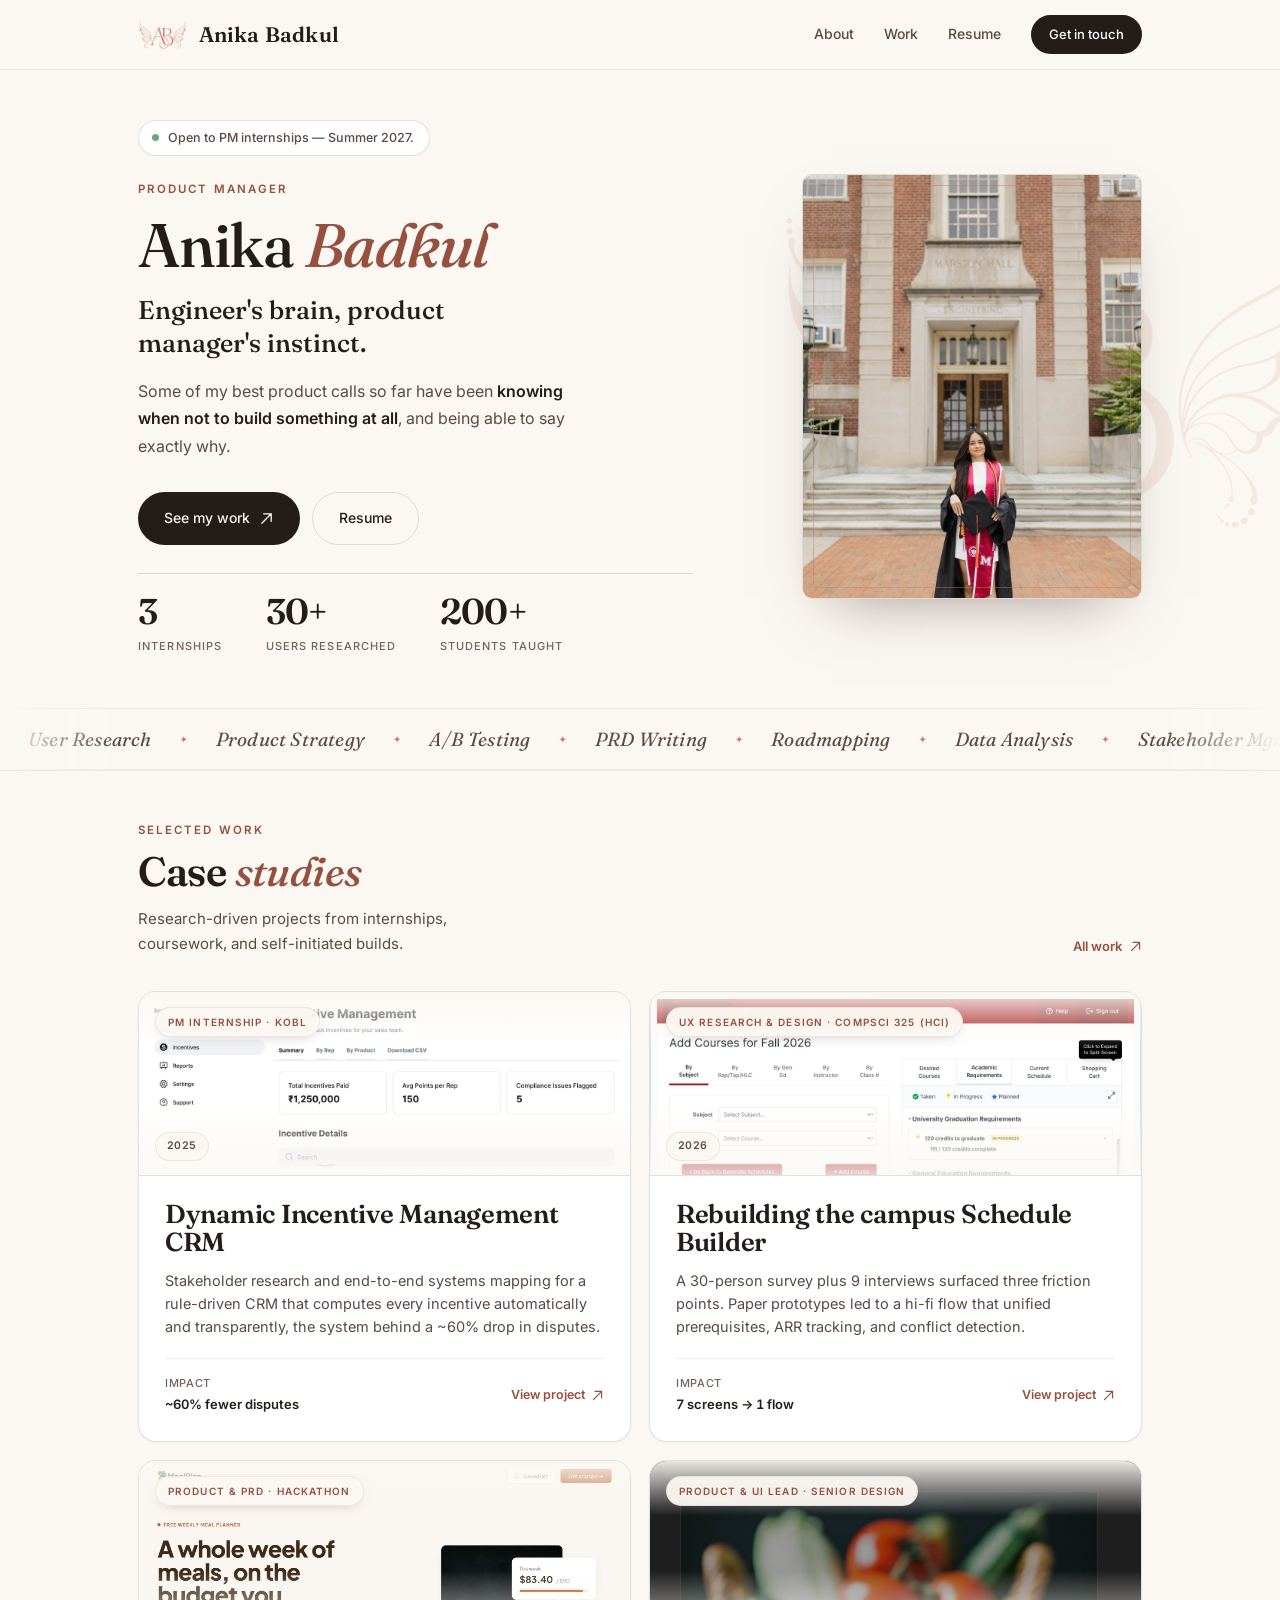
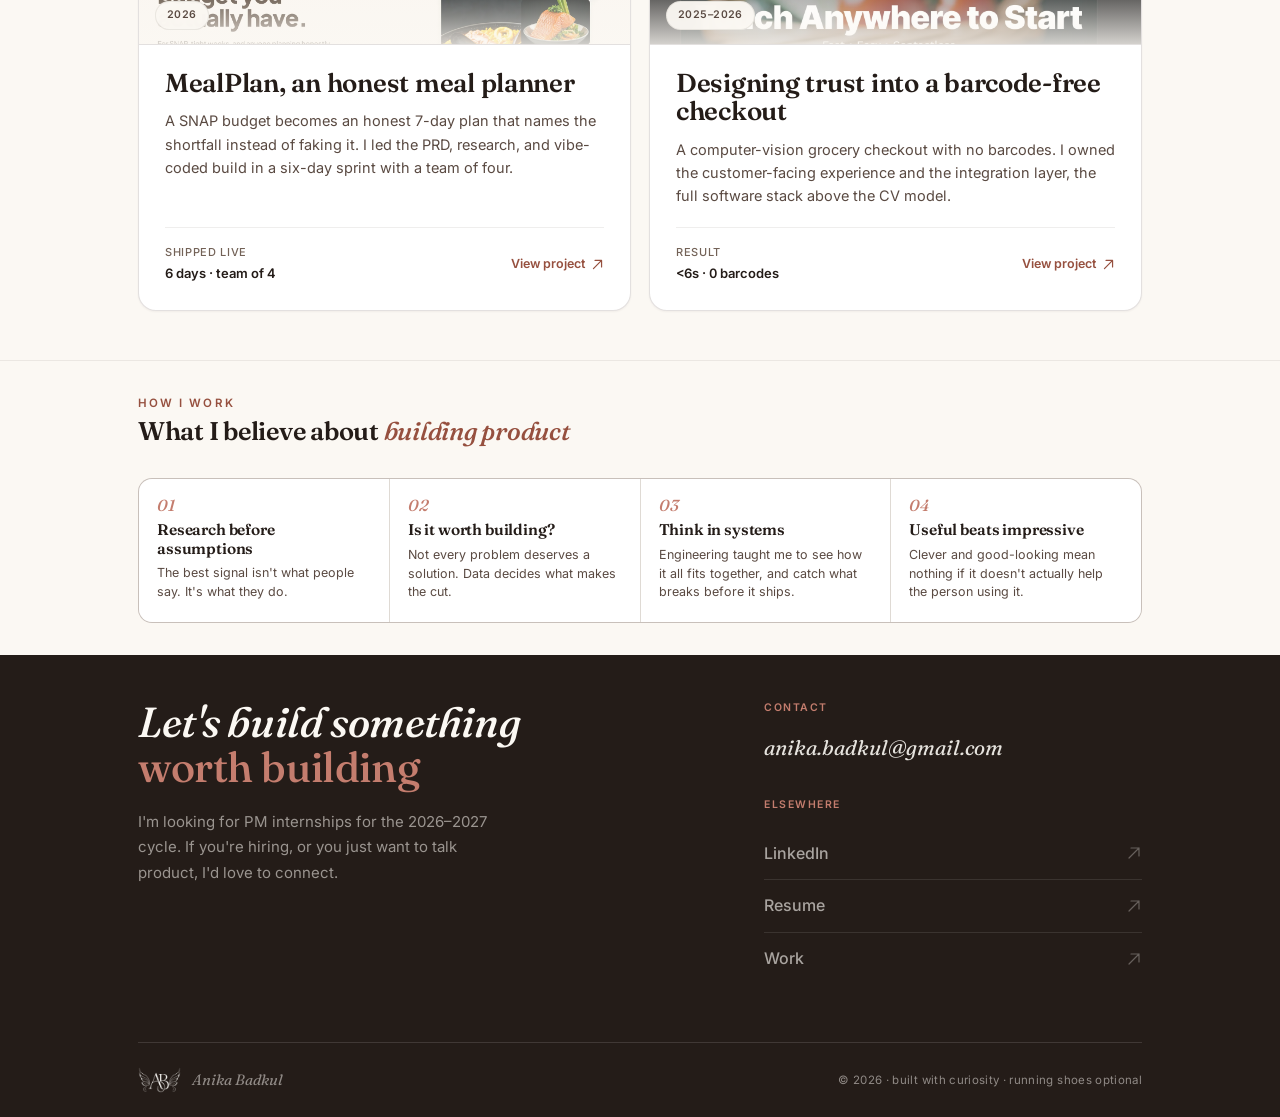
<file: index.html>
<!DOCTYPE html>
<html lang="en">
<head>
<meta charset="UTF-8">
<meta name="viewport" content="width=device-width, initial-scale=1.0">
<title>Anika Badkul · Product Manager</title>
<link rel="canonical" href="https://anikabadkul.com/">
<meta name="theme-color" content="#FBF8F3">
<meta name="description" content="Anika Badkul, product manager and UX researcher who turns user research into shipped product.">
<link rel="icon" type="image/x-icon" href="favicon.ico">
<link rel="apple-touch-icon" href="apple-touch-icon.png">
<meta property="og:type" content="website">
<meta property="og:title" content="Anika Badkul · Product Manager">
<meta property="og:description" content="Anika Badkul, product manager and UX researcher who turns user research into shipped product.">
<meta property="og:image" content="https://anikabadkul.com/images/social-preview.jpg">
<meta property="og:url" content="https://anikabadkul.com/">
<meta name="twitter:card" content="summary_large_image">
<meta name="twitter:title" content="Anika Badkul · Product Manager">
<meta name="twitter:description" content="Anika Badkul, product manager and UX researcher who turns user research into shipped product.">
<meta name="twitter:image" content="https://anikabadkul.com/images/social-preview.jpg">
<link rel="preconnect" href="https://fonts.googleapis.com">
<link rel="preconnect" href="https://fonts.gstatic.com" crossorigin>
<link href="https://fonts.googleapis.com/css2?family=Fraunces:ital,opsz,wght@0,9..144,400;0,9..144,500;0,9..144,600;1,9..144,400;1,9..144,500&family=Inter:wght@400;500;600&display=swap" rel="stylesheet">
<link rel="stylesheet" href="site.css?v=6">
<style>
/* ============================================================
   Homepage-only styles. Everything shared (base, nav, buttons,
   footer, reveal, breakpoints, type refinements) lives in site.css.
   ============================================================ */

/* HERO */
.hero{position:relative;padding:clamp(38px,5.5vh,60px) var(--edge) clamp(40px,6vh,66px);overflow:hidden}
.hero-mark{position:absolute;top:48%;right:-4%;transform:translateY(-50%);width:min(560px,48vw);opacity:.13;pointer-events:none;z-index:0}
.hero-inner{position:relative;z-index:1;display:grid;grid-template-columns:1.18fr .82fr;gap:clamp(32px,5vw,72px);align-items:center}
.avail{display:inline-flex;align-items:center;gap:9px;background:var(--panel);border:1px solid var(--line);
  border-radius:40px;padding:7px 15px 7px 13px;font-size:12.5px;color:var(--ink2);font-weight:500;width:fit-content;margin-bottom:24px}
.pulse{width:7px;height:7px;border-radius:50%;background:#6aa87a;animation:pulse 2.4s ease-in-out infinite}
@keyframes pulse{0%,100%{opacity:1;transform:scale(1);box-shadow:0 0 0 0 rgba(106,168,122,.5)}50%{opacity:.5;transform:scale(.8);box-shadow:0 0 0 5px rgba(106,168,122,0)}}
.hero-role{margin-bottom:18px}
.hero-name{font-family:var(--serif);font-size:clamp(40px,4.8vw,64px);font-weight:500;line-height:.95;letter-spacing:-.02em;color:var(--ink);margin-bottom:20px}
.hero-name em{font-style:italic;font-weight:500;color:var(--terra-deep)}
.hero-headline{font-family:var(--serif);font-size:clamp(19px,2vw,26px);font-weight:500;line-height:1.28;color:var(--ink);margin-bottom:18px;max-width:20ch}
.hero-bio{font-size:16px;color:var(--ink2);line-height:1.72;max-width:46ch;margin-bottom:32px}
.hero-bio strong{font-weight:600;color:var(--ink)}
.hero-btns{display:flex;gap:12px;flex-wrap:wrap}
.btn{font-size:14px;font-weight:500;text-decoration:none;padding:14px 26px;border-radius:30px;display:inline-flex;align-items:center;gap:9px;transition:all .22s var(--ease);cursor:pointer}
.btn-primary{background:var(--ink);color:var(--paper)}
.btn-primary:hover{background:var(--terra-deep);transform:translateY(-2px);box-shadow:0 12px 26px -14px rgba(150,80,63,.55)}
.btn-primary:active,.btn-ghost:active{transform:translateY(0) scale(.98);box-shadow:none}
.btn-primary svg{transition:transform .22s var(--ease)}
.btn-primary:hover svg{transform:translate(3px,-3px)}
.btn-ghost{border:1px solid var(--line);color:var(--ink)}
.btn-ghost:hover{border-color:var(--terra);color:var(--terra-deep)}
.hero-fig{position:relative;justify-self:end;width:100%;max-width:340px}
.hero-photo{width:100%;height:auto;aspect-ratio:4/5;object-fit:cover;object-position:center 16%;border-radius:10px;
  border:1px solid var(--line);box-shadow:0 28px 60px -30px rgba(80,45,40,.5)}
.hero-fig::after{content:"";position:absolute;inset:11px;border:1px solid rgba(196,125,110,.45);border-radius:6px;pointer-events:none}
.stats{display:flex;gap:clamp(24px,3.4vw,52px);margin-top:28px;padding-top:20px;border-top:1px solid var(--line)}
.stat .n{font-family:var(--serif);font-size:clamp(28px,2.8vw,38px);font-weight:600;line-height:1;letter-spacing:-.02em;color:var(--ink)}
.stat .l{font-size:11px;letter-spacing:.1em;text-transform:uppercase;color:var(--ink3);margin-top:8px;font-weight:500;line-height:1.5}

/* SKILLS TICKER */
.ticker{padding:15px 0;overflow:hidden;white-space:nowrap;border-top:1px solid var(--line2);border-bottom:1px solid var(--line2);background:var(--paper);
  -webkit-mask-image:linear-gradient(90deg,transparent,#000 9%,#000 91%,transparent);
  mask-image:linear-gradient(90deg,transparent,#000 9%,#000 91%,transparent)}
.ticker-inner{display:inline-flex;animation:tick 36s linear infinite;will-change:transform}
.ticker:hover .ticker-inner{animation-play-state:paused}
@keyframes tick{from{transform:translateX(0)}to{transform:translateX(-50%)}}
.ti{font-family:var(--serif);font-size:19px;font-style:italic;color:var(--ink2);padding:0 28px;display:inline-flex;align-items:center;letter-spacing:.01em}
.td{color:var(--terra);font-size:10px;display:inline-flex;align-items:center}
@media(prefers-reduced-motion:reduce){.ticker-inner{animation:none}}

/* SECTION SHELL */
.sec{padding:clamp(40px,5.5vh,64px) var(--edge);position:relative;border-top:1px solid var(--line2)}
.sec-head{display:flex;align-items:flex-end;justify-content:space-between;gap:24px;margin-bottom:34px;flex-wrap:wrap}
.sec-h{font-family:var(--serif);font-size:clamp(28px,3.2vw,44px);font-weight:600;letter-spacing:-.01em;line-height:1.02;color:var(--ink);margin-top:12px}
.sec-h em{font-style:italic;font-weight:500;color:var(--terra-deep)}
.sec-sub{font-size:15px;color:var(--ink2);max-width:44ch;margin-top:14px;line-height:1.65}
.sec-link{font-size:13px;font-weight:600;color:var(--terra-deep);text-decoration:none;display:inline-flex;align-items:center;gap:7px;transition:gap .2s}
.sec-link:hover{gap:11px}

/* APPROACH (compact — sits below case studies, so it's supporting material, not a headliner) */
.approach-compact{padding-top:clamp(28px,3.6vh,40px);padding-bottom:clamp(28px,3.6vh,40px)}
.sec-head-tight .sec-h{font-size:clamp(20px,2vw,26px);margin-top:6px}
.appr-grid{display:grid;grid-template-columns:repeat(4,1fr);gap:1px;background:var(--line);border:1px solid var(--line);border-radius:14px;overflow:hidden}
.appr{padding:18px 18px 20px;background:var(--panel)}
.appr-n{font-family:var(--serif);font-size:16px;font-weight:500;font-style:italic;color:var(--terra);line-height:1;margin-bottom:8px}
.appr-t{font-family:var(--serif);font-size:15.5px;font-weight:600;letter-spacing:-.01em;margin-bottom:6px;line-height:1.2}
.appr-d{font-size:12.5px;color:var(--ink2);line-height:1.5}

/* Case cards: shared with work.html — moved to site.css */

/* HOMEPAGE BREAKPOINTS (shared nav/footer breakpoints live in site.css) */
@media(max-width:900px){
  .hero-inner{grid-template-columns:1fr;gap:40px}
  .hero-fig{justify-self:center;max-width:300px}
  .hero-mark{display:none}
  .appr-grid{grid-template-columns:1fr 1fr}
}
@media(max-width:560px){
  .appr-grid{grid-template-columns:1fr}
}
@media(max-width:768px){
  .stats{flex-wrap:wrap;gap:26px}
}
@media(max-width:480px){
  .hero-btns{flex-direction:column;align-items:stretch}.btn{justify-content:center}
}
</style>
<noscript><style>.reveal{opacity:1!important;transform:none!important}</style></noscript>
</head>
<body>
<a class="skip-link" href="#main">Skip to content</a>

<nav>
  <a class="logo" href="index.html" aria-label="Anika Badkul home">
    <img src="/images/brand/logo-mark-rose-sm.png" width="220" height="136" alt="" loading="eager">
    <span class="logo-name">Anika Badkul</span>
  </a>
  <div class="nav-r" id="nav-menu">
    <a href="about.html">About</a>
    <a href="work.html">Work</a>
    <a href="projects.html" style="display:none">Curiosities</a>
    <a href="resume.html">Resume</a>
    <a href="mailto:anika.badkul@gmail.com" class="nav-cta">Get in touch</a>
  </div>
  <button class="nav-toggle" aria-label="Open menu" aria-expanded="false" aria-controls="nav-menu"><span></span><span></span><span></span></button>
</nav>

<main id="main">
<section class="hero">
  <img class="hero-mark" src="/images/brand/logo-mark-rose.png" width="900" height="558" alt="" aria-hidden="true" loading="eager">
  <div class="hero-inner">
    <div class="hero-left">
      <div class="avail reveal"><span class="pulse"></span>Open to PM internships — Summer 2027.</div>
      <div class="eyebrow hero-role reveal d1">Product Manager</div>
      <h1 class="hero-name reveal d1">Anika <em>Badkul</em></h1>
      <p class="hero-headline reveal d2">Engineer's brain, product manager's instinct.</p>
      <p class="hero-bio reveal d2">Some of my best product calls so far have been <strong>knowing when not to build something at all</strong>, and being able to say exactly why.</p>
      <div class="hero-btns reveal d3">
        <a href="work.html" class="btn btn-primary">See my work
          <svg width="15" height="15" viewBox="0 0 16 16" fill="none"><path d="M3 13L13 3M13 3H5M13 3V11" stroke="currentColor" stroke-width="1.4" stroke-linecap="round" stroke-linejoin="round"/></svg></a>
        <a href="resume.html" class="btn btn-ghost">Resume</a>
      </div>
      <div class="stats reveal d3">
        <div class="stat"><div class="n">3</div><div class="l">Internships</div></div>
        <div class="stat"><div class="n">30+</div><div class="l">Users researched</div></div>
        <div class="stat"><div class="n">200+</div><div class="l">Students taught</div></div>
      </div>
    </div>
    <figure class="hero-fig reveal d2">
      <img class="hero-photo" src="/images/photo.jpg" alt="Anika Badkul" width="900" height="1125" decoding="async" fetchpriority="high" loading="eager">
    </figure>
  </div>
</section>

<div class="ticker" aria-hidden="true">
  <div class="ticker-inner">
    <span class="ti">User Research</span><span class="td">✦</span><span class="ti">Product Strategy</span><span class="td">✦</span><span class="ti">A/B Testing</span><span class="td">✦</span><span class="ti">PRD Writing</span><span class="td">✦</span><span class="ti">Roadmapping</span><span class="td">✦</span><span class="ti">Data Analysis</span><span class="td">✦</span><span class="ti">Stakeholder Mgmt</span><span class="td">✦</span><span class="ti">JTBD Framework</span><span class="td">✦</span><span class="ti">Figma</span><span class="td">✦</span><span class="ti">User Research</span><span class="td">✦</span><span class="ti">Product Strategy</span><span class="td">✦</span><span class="ti">A/B Testing</span><span class="td">✦</span><span class="ti">PRD Writing</span><span class="td">✦</span><span class="ti">Roadmapping</span><span class="td">✦</span><span class="ti">Data Analysis</span><span class="td">✦</span><span class="ti">Stakeholder Mgmt</span><span class="td">✦</span><span class="ti">JTBD Framework</span><span class="td">✦</span><span class="ti">Figma</span><span class="td">✦</span>
  </div>
</div>

<section id="work" class="sec">
  <div class="sec-head">
    <div>
      <div class="eyebrow reveal">Selected work</div>
      <h2 class="sec-h reveal d1">Case <em>studies</em></h2>
      <p class="sec-sub reveal d1">Research-driven projects from internships, coursework, and self-initiated builds.</p>
    </div>
    <a href="work.html" class="sec-link reveal d1">All work
      <svg width="13" height="13" viewBox="0 0 16 16" fill="none"><path d="M3 13L13 3M13 3H5M13 3V11" stroke="currentColor" stroke-width="1.5" stroke-linecap="round" stroke-linejoin="round"/></svg></a>
  </div>

  <div class="cases">
    <a href="cs-kobl-incentives.html" class="case case-link reveal">
      <div class="case-head has-shot">
        <img class="case-shot" src="/images/case-studies/kobl/cs-kobl-incentive-mgmt.webp" width="1280" height="995" alt="KOBL incentive management preview" loading="lazy">
        <span class="case-cat">PM Internship · KOBL</span>
        <span class="case-year">2025</span>
      </div>
      <div class="case-body">
        <h3 class="case-t">Dynamic Incentive Management CRM</h3>
        <p class="case-d">Stakeholder research and end-to-end systems mapping for a rule-driven CRM that computes every incentive automatically and transparently, the system behind a ~60% drop in disputes.</p>
        <div class="case-foot">
          <div class="impact"><span>Impact</span>~60% fewer disputes</div>
          <span class="case-go">View project
            <svg width="13" height="13" viewBox="0 0 16 16" fill="none"><path d="M3 13L13 3M13 3H5M13 3V11" stroke="currentColor" stroke-width="1.5" stroke-linecap="round" stroke-linejoin="round"/></svg></span>
        </div>
      </div>
    </a>

<a href="cs-schedule-builder.html" class="case case-link reveal d1">
      <div class="case-head has-shot">
        <img class="case-shot" src="/images/case-studies/schedule-builder/cs-sb-final-arr.webp" width="1280" height="979" alt="Schedule Builder redesign preview" loading="lazy">
        <span class="case-cat">UX Research &amp; Design · CompSci 325 (HCI)</span>
        <span class="case-year">2026</span>
      </div>
      <div class="case-body">
        <h3 class="case-t">Rebuilding the campus Schedule Builder</h3>
        <p class="case-d">A 30-person survey plus 9 interviews surfaced three friction points. Paper prototypes led to a hi-fi flow that unified prerequisites, ARR tracking, and conflict detection.</p>
        <div class="case-foot">
          <div class="impact"><span>Impact</span>7 screens → 1 flow</div>
          <span class="case-go">View project
            <svg width="13" height="13" viewBox="0 0 16 16" fill="none"><path d="M3 13L13 3M13 3H5M13 3V11" stroke="currentColor" stroke-width="1.5" stroke-linecap="round" stroke-linejoin="round"/></svg></span>
        </div>
      </div>
    </a>

<a href="cs-mealplan.html" class="case case-link reveal d1">
      <div class="case-head has-shot">
        <img class="case-shot" src="/images/case-studies/mealplan/cs-mp-home.webp" width="1800" height="1804" alt="MealPlan honest meal planner preview" loading="lazy">
        <span class="case-cat">Product &amp; PRD · Hackathon</span>
        <span class="case-year">2026</span>
      </div>
      <div class="case-body">
        <h3 class="case-t">MealPlan, an honest meal planner</h3>
        <p class="case-d">A SNAP budget becomes an honest 7-day plan that names the shortfall instead of faking it. I led the PRD, research, and vibe-coded build in a six-day sprint with a team of four.</p>
        <div class="case-foot">
          <div class="impact"><span>Shipped live</span>6 days · team of 4</div>
          <span class="case-go">View project
            <svg width="13" height="13" viewBox="0 0 16 16" fill="none"><path d="M3 13L13 3M13 3H5M13 3V11" stroke="currentColor" stroke-width="1.5" stroke-linecap="round" stroke-linejoin="round"/></svg></span>
        </div>
      </div>
    </a>

<a href="cs-sdp-selfcheckout.html" class="case case-link reveal d2">
      <div class="case-head has-shot">
        <img class="case-shot" src="/images/case-studies/selfcheckout/sdp-screen1.webp" width="1600" height="1048" alt="Self Checkout+ touchscreen interface preview" loading="lazy">
        <span class="case-cat">Product &amp; UI Lead · Senior Design</span>
        <span class="case-year">2025–2026</span>
      </div>
      <div class="case-body">
        <h3 class="case-t">Designing trust into a barcode-free checkout</h3>
        <p class="case-d">A computer-vision grocery checkout with no barcodes. I owned the customer-facing experience and the integration layer, the full software stack above the CV model.</p>
        <div class="case-foot">
          <div class="impact"><span>Result</span>&lt;6s &middot; 0 barcodes</div>
          <span class="case-go">View project
            <svg width="13" height="13" viewBox="0 0 16 16" fill="none"><path d="M3 13L13 3M13 3H5M13 3V11" stroke="currentColor" stroke-width="1.5" stroke-linecap="round" stroke-linejoin="round"/></svg></span>
        </div>
      </div>
    </a>
  </div>
</section>

<section id="about" class="sec approach approach-compact">
  <div class="sec-head sec-head-tight">
    <div>
      <div class="eyebrow reveal">How I work</div>
      <h2 class="sec-h reveal d1">What I believe about <em>building product</em></h2>
    </div>
  </div>
  <div class="appr-grid reveal d1">
    <div class="appr">
      <div class="appr-n">01</div>
      <div class="appr-t">Research before assumptions</div>
      <div class="appr-d">The best signal isn't what people say. It's what they do.</div>
    </div>
    <div class="appr">
      <div class="appr-n">02</div>
      <div class="appr-t">Is it worth building?</div>
      <div class="appr-d">Not every problem deserves a solution. Data decides what makes the cut.</div>
    </div>
    <div class="appr">
      <div class="appr-n">03</div>
      <div class="appr-t">Think in systems</div>
      <div class="appr-d">Engineering taught me to see how it all fits together, and catch what breaks before it ships.</div>
    </div>
    <div class="appr">
      <div class="appr-n">04</div>
      <div class="appr-t">Useful beats impressive</div>
      <div class="appr-d">Clever and good-looking mean nothing if it doesn't actually help the person using it.</div>
    </div>
  </div>
</section>
</main>

<footer class="footer">
  <div class="ft-grid">
    <div class="reveal">
      <div class="ft-tagline">Let's build something <em>worth building</em></div>
      <p class="ft-sub">I'm looking for PM internships for the 2026–2027 cycle. If you're hiring, or you just want to talk product, I'd love to connect.</p>
    </div>
    <div class="reveal d1">
      <div class="ft-lbl">Contact</div>
      <a href="mailto:anika.badkul@gmail.com" class="ft-email">anika.badkul@gmail.com</a>
      <div class="ft-lbl">Elsewhere</div>
      <div class="ft-links">
        <a href="https://www.linkedin.com/in/anikabadkul" target="_blank" rel="noopener" class="ft-link">LinkedIn
          <svg width="16" height="16" viewBox="0 0 16 16" fill="none"><path d="M3 13L13 3M13 3H5M13 3V11" stroke="currentColor" stroke-width="1.2" stroke-linecap="round" stroke-linejoin="round"/></svg></a>
        <a href="resume.html" class="ft-link">Resume
          <svg width="16" height="16" viewBox="0 0 16 16" fill="none"><path d="M3 13L13 3M13 3H5M13 3V11" stroke="currentColor" stroke-width="1.2" stroke-linecap="round" stroke-linejoin="round"/></svg></a>
        <a href="work.html" class="ft-link">Work
          <svg width="16" height="16" viewBox="0 0 16 16" fill="none"><path d="M3 13L13 3M13 3H5M13 3V11" stroke="currentColor" stroke-width="1.2" stroke-linecap="round" stroke-linejoin="round"/></svg></a>
      </div>
    </div>
  </div>
  <div class="ft-base">
    <div class="ft-logo"><img src="/images/brand/logo-mark-cream-sm.png" width="220" height="133" alt="" loading="lazy"><span>Anika Badkul</span></div>
    <span class="ft-copy">© 2026 · built with curiosity · running shoes optional</span>
  </div>
</footer>

<button class="to-top" aria-label="Back to top"><svg width="15" height="15" viewBox="0 0 16 16" fill="none" aria-hidden="true"><path d="M8 13V3m0 0L3.5 7.5M8 3l4.5 4.5" stroke="currentColor" stroke-width="1.5" stroke-linecap="round" stroke-linejoin="round"/></svg></button>
<script src="site.js?v=6"></script>
</body>
</html>
</file>
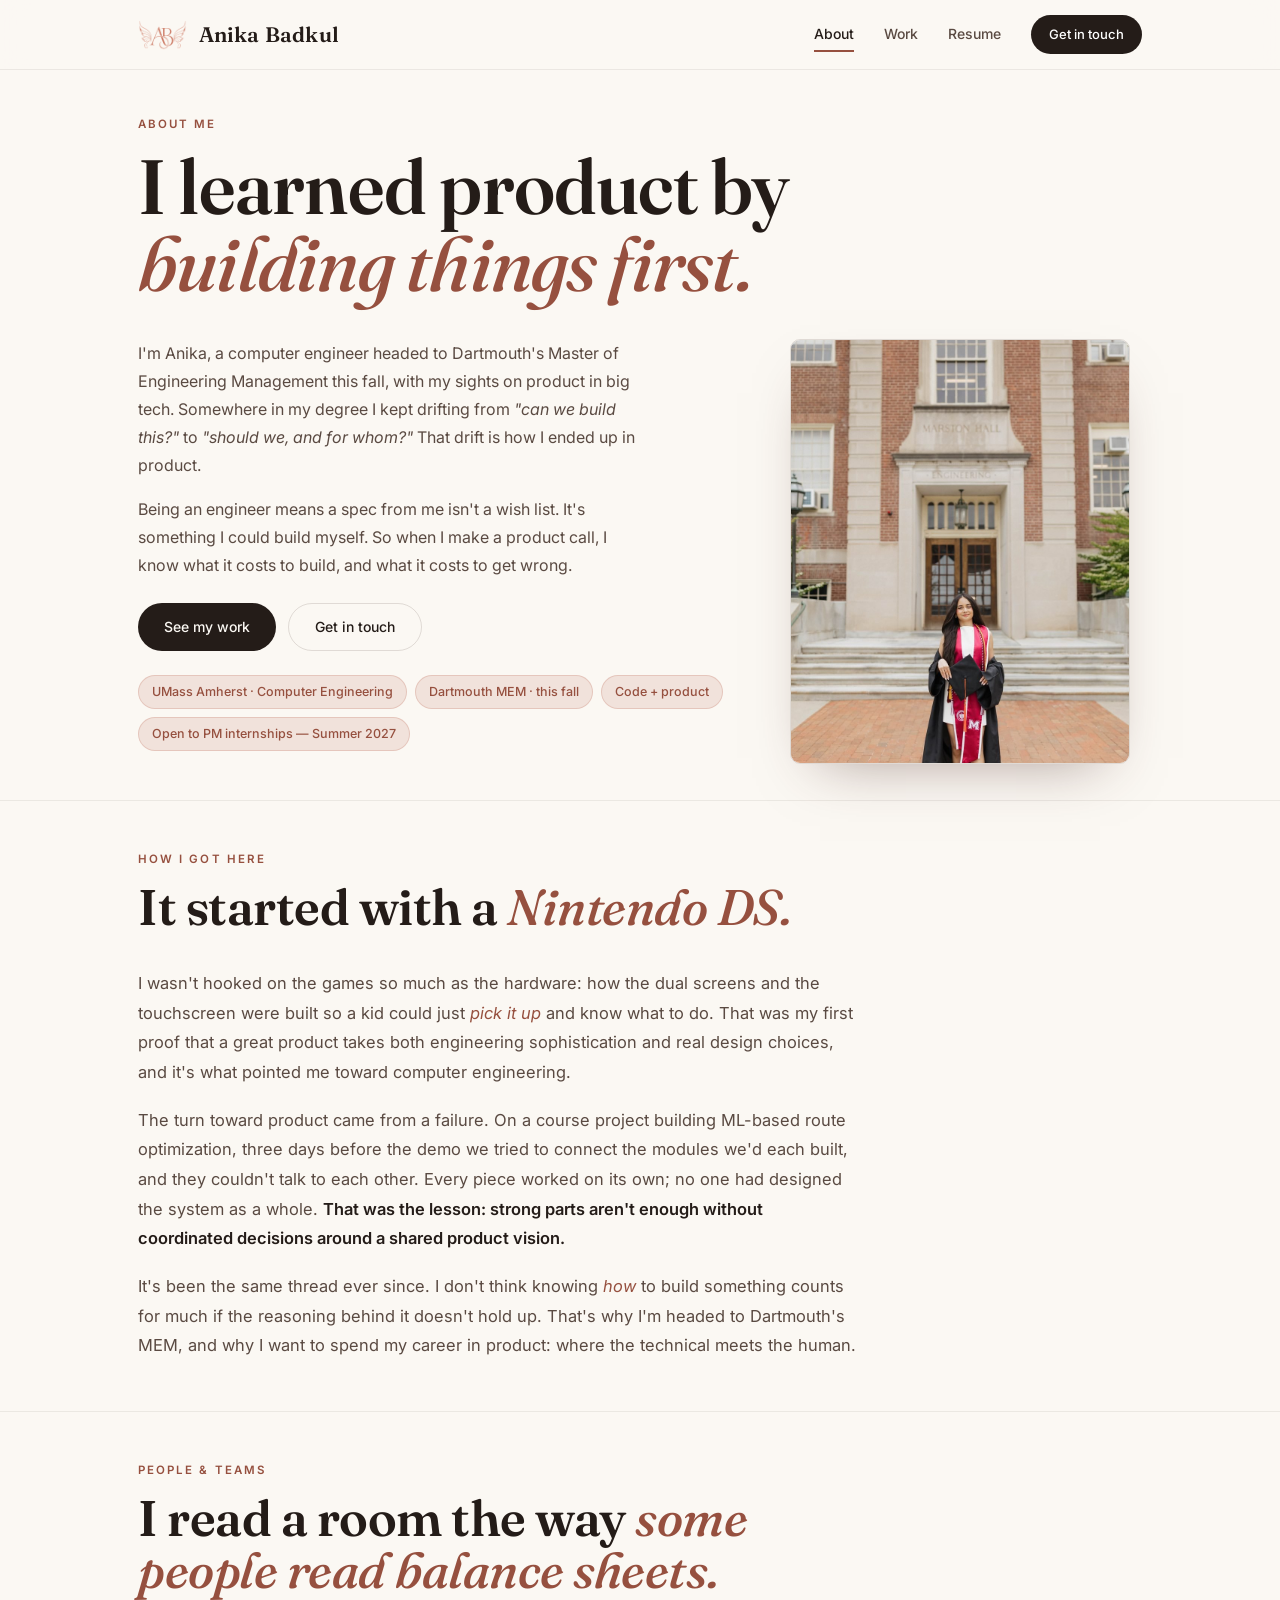
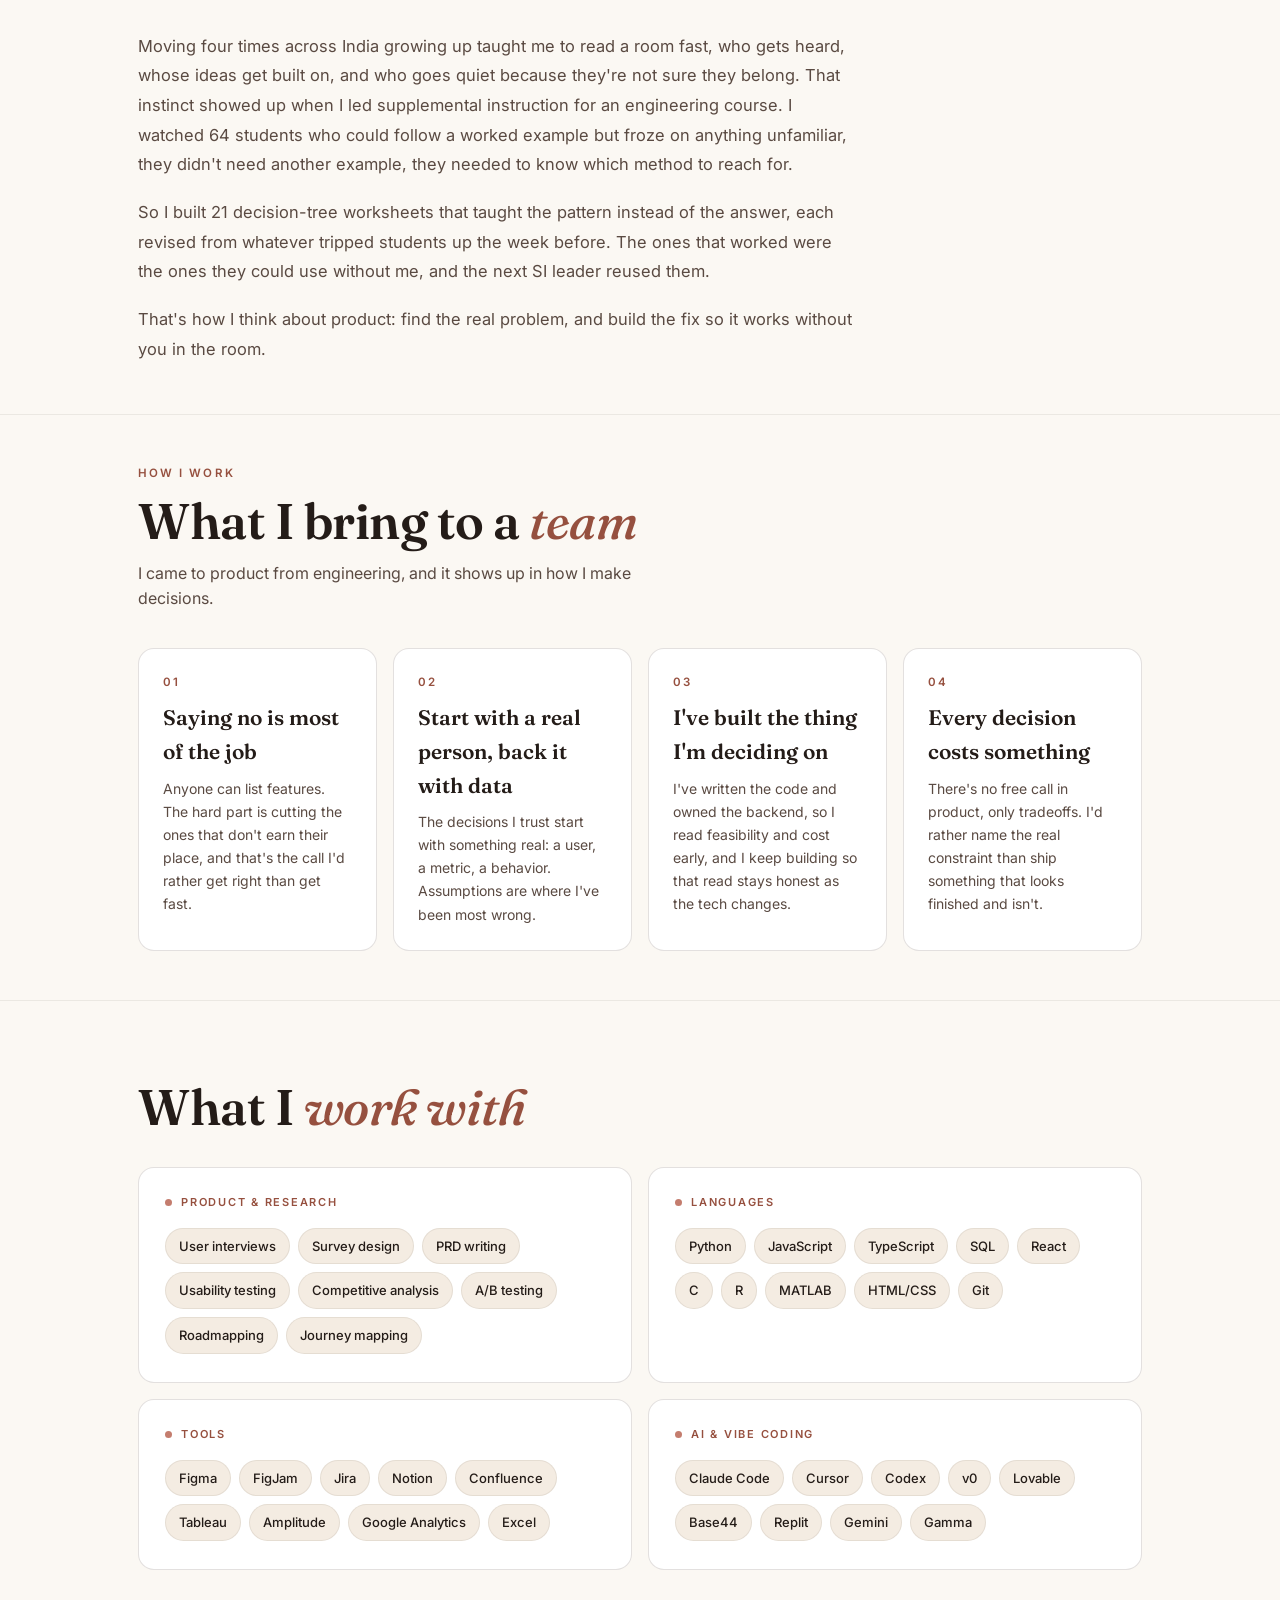
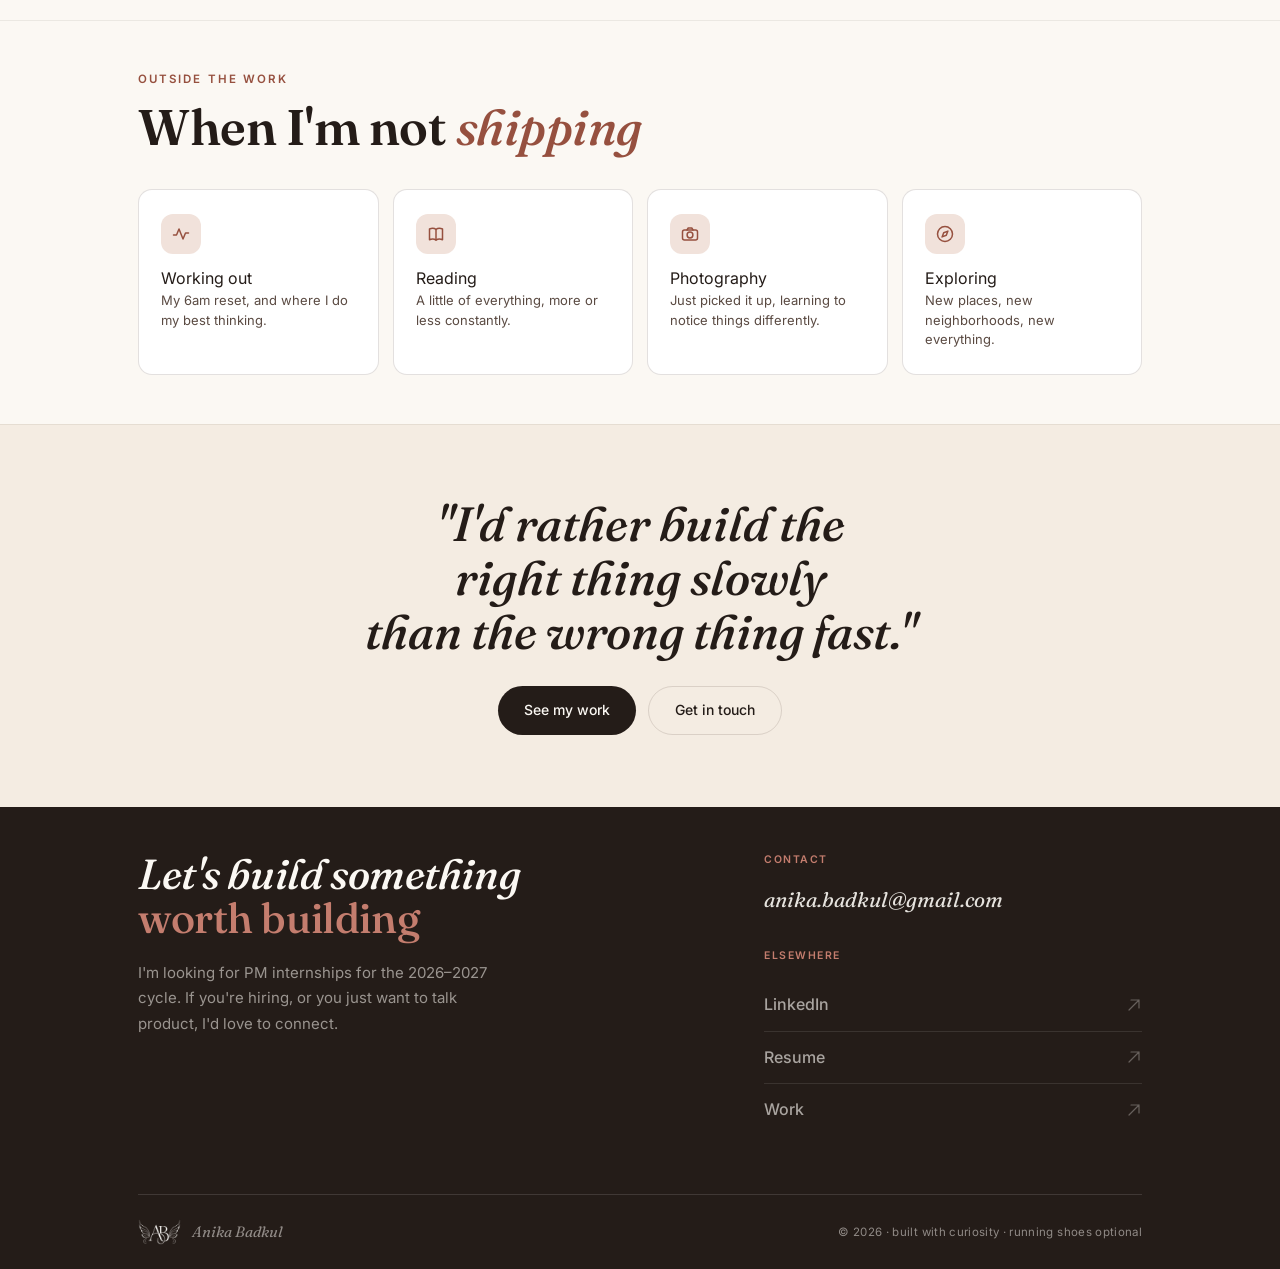
<file: about.html>
<!DOCTYPE html>
<html lang="en">
<head>
<meta charset="UTF-8">
<meta name="viewport" content="width=device-width, initial-scale=1.0">
<title>About · Anika Badkul</title>
<link rel="canonical" href="https://anikabadkul.com/about.html">
<meta name="theme-color" content="#FBF8F3">
<meta name="description" content="Computer engineer turned product manager — how research, systems thinking, and honest tradeoffs shape the way Anika builds.">
<link rel="icon" type="image/x-icon" href="favicon.ico">
<link rel="apple-touch-icon" href="apple-touch-icon.png">
<meta property="og:type" content="website">
<meta property="og:title" content="About · Anika Badkul">
<meta property="og:description" content="Computer engineer turned product manager — how research, systems thinking, and honest tradeoffs shape the way Anika builds.">
<meta property="og:image" content="https://anikabadkul.com/images/social-preview.jpg">
<meta property="og:url" content="https://anikabadkul.com/about.html">
<meta name="twitter:card" content="summary_large_image">
<meta name="twitter:title" content="About · Anika Badkul">
<meta name="twitter:description" content="Computer engineer turned product manager — how research, systems thinking, and honest tradeoffs shape the way Anika builds.">
<meta name="twitter:image" content="https://anikabadkul.com/images/social-preview.jpg">
<link rel="preconnect" href="https://fonts.googleapis.com">
<link rel="preconnect" href="https://fonts.gstatic.com" crossorigin><link href="https://fonts.googleapis.com/css2?family=Fraunces:ital,opsz,wght@0,9..144,400;0,9..144,500;0,9..144,600;1,9..144,400;1,9..144,500&family=Inter:wght@400;500;600&display=swap" rel="stylesheet">
<link rel="stylesheet" href="site.css?v=6">
<style>
.about-pills{display:flex;flex-wrap:wrap;gap:8px;margin-top:24px}
.about-pills span{font-size:12.5px;color:var(--terra-deep);background:var(--blush);border:1px solid rgba(196,125,110,.28);padding:6px 13px;border-radius:30px;font-weight:500}
.bring-card p{font-size:14px;color:var(--ink2);line-height:1.65;margin-top:4px}
.bring-card .skill-card-title{margin-bottom:8px}

/* journey timeline */
.journey{margin-top:40px;max-width:720px}
.jrow{display:grid;grid-template-columns:auto 1fr;gap:22px;padding-bottom:30px}
.jrow:last-child{padding-bottom:0}
.jmark{display:flex;flex-direction:column;align-items:center}
.jdot{width:46px;height:46px;border-radius:50%;background:var(--blush);border:1px solid rgba(196,125,110,.32);display:flex;align-items:center;justify-content:center;font-size:20px;flex-shrink:0}
.jline{width:1.5px;flex:1;background:var(--line);margin-top:8px}
.jrow:last-child .jline{display:none}
.jbody{padding-top:5px}
.jlabel{font-size:11px;letter-spacing:.14em;text-transform:uppercase;color:var(--terra-deep);font-weight:600;margin-bottom:5px}
.jtitle{font-family:var(--serif);font-size:21px;font-weight:600;color:var(--ink);margin-bottom:6px;line-height:1.15}
.jdesc{font-size:14.5px;color:var(--ink2);line-height:1.6;max-width:54ch}

/* story prose */
.story{max-width:720px}
.story p{font-size:16.5px;color:var(--ink2);line-height:1.8;margin-top:18px}
.story p:first-of-type{margin-top:36px}
.story p strong{color:var(--ink);font-weight:600}
.story p em{font-style:italic;color:var(--terra-deep)}

/* skill clusters, paneled */
.skillgrid{display:grid;grid-template-columns:1fr 1fr;gap:16px;margin-top:34px}
.skillcat{background:var(--panel);border:1px solid var(--line);border-radius:16px;padding:26px 26px 28px}
.skillcat-label{font-size:11px;letter-spacing:.16em;text-transform:uppercase;color:var(--terra-deep);font-weight:600;margin-bottom:16px;display:flex;align-items:center;gap:9px}
.skillcat-label .dot{width:7px;height:7px;border-radius:50%;background:var(--terra);flex-shrink:0}
.tags{display:flex;flex-wrap:wrap;gap:8px}
.tag{font-size:13px;color:var(--ink);background:var(--paper2);border:1px solid var(--line2);padding:7px 13px;border-radius:30px;font-weight:500;transition:border-color .2s,transform .2s}
.tag:hover{border-color:var(--terra);transform:translateY(-1px)}

/* people & teams, compact */
.pgrid{display:grid;grid-template-columns:repeat(3,1fr);gap:16px;margin-top:32px}
.pcard{background:var(--panel);border:1px solid var(--line);border-radius:14px;padding:24px}
.pcard .pk{font-size:11px;letter-spacing:.12em;text-transform:uppercase;color:var(--terra-deep);font-weight:600;margin-bottom:9px}
.pcard .pt{font-family:var(--serif);font-size:18px;font-weight:600;color:var(--ink);margin-bottom:8px;line-height:1.2}
.pcard p{font-size:13.5px;color:var(--ink2);line-height:1.6}
.pstat{display:flex;gap:40px;flex-wrap:wrap;margin-top:28px;padding-top:26px;border-top:1px solid var(--line)}
.pstat .n{font-family:var(--serif);font-size:30px;font-weight:600;color:var(--terra-deep);line-height:1}
.pstat .l{font-size:12.5px;color:var(--ink2);margin-top:7px;max-width:18ch}
.pclose{font-family:var(--serif);font-style:italic;font-size:clamp(18px,2vw,23px);color:var(--ink);line-height:1.35;margin-top:30px;max-width:30ch}

/* outside the work */
.out-grid{display:grid;grid-template-columns:repeat(auto-fit,minmax(170px,1fr));gap:14px;margin-top:36px}
.out-card{background:var(--panel);border:1px solid var(--line);border-radius:14px;padding:24px 22px}
.out-card .out-card .out-t{font-family:var(--serif);font-size:19px;font-weight:600;color:var(--ink);margin-bottom:5px}
.out-card .out-d{font-size:13px;color:var(--ink2);line-height:1.5}

@media(max-width:820px){
  .pgrid{grid-template-columns:1fr}
  .skillgrid{grid-template-columns:1fr}
}
</style>
<noscript><style>.reveal{opacity:1!important;transform:none!important}</style></noscript>
</head>
<body>
<a class="skip-link" href="#main">Skip to content</a>
<nav>
  <a class="logo" href="index.html" aria-label="Anika Badkul home">
    <img src="/images/brand/logo-mark-rose-sm.png" width="220" height="136" alt="" loading="eager">
    <span class="logo-name">Anika Badkul</span>
  </a>
  <div class="nav-r" id="nav-menu">
    <a href="about.html" class="active">About</a>
    <a href="work.html">Work</a>
    <a href="projects.html" style="display:none">Curiosities</a>
    <a href="resume.html">Resume</a>
    <a href="mailto:anika.badkul@gmail.com" class="nav-cta">Get in touch</a>
  </div>
  <button class="nav-toggle" aria-label="Open menu" aria-expanded="false" aria-controls="nav-menu"><span></span><span></span><span></span></button>
</nav>

<!-- HERO -->
<main id="main">
<section class="about-hero">
  <div class="about-hero-inner">
    <div class="about-hero-eyebrow reveal"><div class="ey">About me</div></div>
    <h1 class="about-hero-heading reveal d1">I learned product by <br><em>building things first.</em></h1>
    <div class="about-hero-grid">
      <div class="about-bio reveal d2">
        <p>I'm Anika, a computer engineer headed to Dartmouth's Master of Engineering Management this fall, with my sights on product in big tech. Somewhere in my degree I kept drifting from <em>"can we build this?"</em> to <em>"should we, and for whom?"</em> That drift is how I ended up in product.</p>
        <p>Being an engineer means a spec from me isn't a wish list. It's something I could build myself. So when I make a product call, I know what it costs to build, and what it costs to get wrong.</p>
        <div style="display:flex;gap:12px;flex-wrap:wrap">
          <a href="work.html" class="btn-ink">See my work</a>
          <a href="mailto:anika.badkul@gmail.com" class="btn-o">Get in touch</a>
        </div>
        <div class="about-pills">
          <span>UMass Amherst · Computer Engineering</span>
          <span>Dartmouth MEM · this fall</span>
          <span>Code + product</span>
          <span>Open to PM internships — Summer 2027</span>
        </div>
      </div>
      <div class="reveal d3">
        <img src="/images/photo.jpg" width="900" height="1200" class="about-photo" alt="Anika Badkul" loading="eager">
      </div>
    </div>
  </div>
</section>

<!-- JOURNEY -->
<section class="skills-section">
  <div class="ey reveal">How I got here</div>
  <h2 class="sh reveal d1">It started with a <em>Nintendo DS.</em></h2>
  <div class="story reveal d1">
    <p>I wasn't hooked on the games so much as the hardware: how the dual screens and the touchscreen were built so a kid could just <em>pick it up</em> and know what to do. That was my first proof that a great product takes both engineering sophistication and real design choices, and it's what pointed me toward computer engineering.</p>
    <p>The turn toward product came from a failure. On a course project building ML-based route optimization, three days before the demo we tried to connect the modules we'd each built, and they couldn't talk to each other. Every piece worked on its own; no one had designed the system as a whole. <strong>That was the lesson: strong parts aren't enough without coordinated decisions around a shared product vision.</strong></p>
    <p>It's been the same thread ever since. I don't think knowing <em>how</em> to build something counts for much if the reasoning behind it doesn't hold up. That's why I'm headed to Dartmouth's MEM, and why I want to spend my career in product: where the technical meets the human.</p>
  </div>
</section>

<!-- PEOPLE & TEAMS -->
<section class="skills-section">
  <div class="ey reveal">People &amp; teams</div>
  <h2 class="sh reveal d1">I read a room the way <em>some people read balance sheets.</em></h2>
  <div class="story reveal d1">
    <p>Moving four times across India growing up taught me to read a room fast, who gets heard, whose ideas get built on, and who goes quiet because they're not sure they belong. That instinct showed up when I led supplemental instruction for an engineering course. I watched 64 students who could follow a worked example but froze on anything unfamiliar, they didn't need another example, they needed to know which method to reach for.</p>
    <p>So I built 21 decision-tree worksheets that taught the pattern instead of the answer, each revised from whatever tripped students up the week before. The ones that worked were the ones they could use without me, and the next SI leader reused them.</p>
    <p>That's how I think about product: find the real problem, and build the fix so it works without you in the room.</p>
  </div>
</section>

<!-- WHAT I BRING -->
<section class="skills-section">
  <div class="ey reveal">How I work</div>
  <h2 class="sh reveal d1">What I bring to a <em>team</em></h2>
  <p class="reveal d1" style="font-size:16px;color:var(--ink2);line-height:1.6;margin-top:14px;max-width:56ch">I came to product from engineering, and it shows up in how I make decisions.</p>
  <div class="bring-grid">
    <div class="skill-card bring-card reveal d1">
      <div class="skill-card-label">01</div>
      <div class="skill-card-title">Saying no is most of the job</div>
      <p>Anyone can list features. The hard part is cutting the ones that don't earn their place, and that's the call I'd rather get right than get fast.</p>
    </div>
    <div class="skill-card bring-card reveal d2">
      <div class="skill-card-label">02</div>
      <div class="skill-card-title">Start with a real person, back it with data</div>
      <p>The decisions I trust start with something real: a user, a metric, a behavior. Assumptions are where I've been most wrong.</p>
    </div>
    <div class="skill-card bring-card reveal d3">
      <div class="skill-card-label">03</div>
      <div class="skill-card-title">I've built the thing I'm deciding on</div>
      <p>I've written the code and owned the backend, so I read feasibility and cost early, and I keep building so that read stays honest as the tech changes.</p>
    </div>
    <div class="skill-card bring-card reveal d4">
      <div class="skill-card-label">04</div>
      <div class="skill-card-title">Every decision costs something</div>
      <p>There's no free call in product, only tradeoffs. I'd rather name the real constraint than ship something that looks finished and isn't.</p>
    </div>
  </div>
</section>

<!-- SKILLS -->
<section class="skills-section">
  <div class="ey reveal">Skills &amp; tools</div>
  <h2 class="sh reveal d1">What I <em>work with</em></h2>
  <div class="skillgrid reveal d1">
    <div class="skillcat">
      <div class="skillcat-label"><span class="dot"></span>Product &amp; research</div>
      <div class="tags"><span class="tag">User interviews</span><span class="tag">Survey design</span><span class="tag">PRD writing</span><span class="tag">Usability testing</span><span class="tag">Competitive analysis</span><span class="tag">A/B testing</span><span class="tag">Roadmapping</span><span class="tag">Journey mapping</span></div>
    </div>
    <div class="skillcat">
      <div class="skillcat-label"><span class="dot"></span>Languages</div>
      <div class="tags"><span class="tag">Python</span><span class="tag">JavaScript</span><span class="tag">TypeScript</span><span class="tag">SQL</span><span class="tag">React</span><span class="tag">C</span><span class="tag">R</span><span class="tag">MATLAB</span><span class="tag">HTML/CSS</span><span class="tag">Git</span></div>
    </div>
    <div class="skillcat">
      <div class="skillcat-label"><span class="dot"></span>Tools</div>
      <div class="tags"><span class="tag">Figma</span><span class="tag">FigJam</span><span class="tag">Jira</span><span class="tag">Notion</span><span class="tag">Confluence</span><span class="tag">Tableau</span><span class="tag">Amplitude</span><span class="tag">Google Analytics</span><span class="tag">Excel</span></div>
    </div>
    <div class="skillcat">
      <div class="skillcat-label"><span class="dot"></span>AI &amp; vibe coding</div>
      <div class="tags"><span class="tag">Claude Code</span><span class="tag">Cursor</span><span class="tag">Codex</span><span class="tag">v0</span><span class="tag">Lovable</span><span class="tag">Base44</span><span class="tag">Replit</span><span class="tag">Gemini</span><span class="tag">Gamma</span></div>
    </div>
  </div>
</section>

<!-- OUTSIDE THE WORK -->
<section class="skills-section">
  <div class="ey reveal">Outside the work</div>
  <h2 class="sh reveal d1">When I'm not <em>shipping</em></h2>
  <div class="out-grid reveal d1">
    <div class="out-card"><span class="li-ic" aria-hidden="true"><svg width="20" height="20" viewBox="0 0 20 20" fill="none" stroke="currentColor" stroke-width="1.5" stroke-linecap="round" stroke-linejoin="round"><path d="M2.5 11h3l2.5-6 4 10 2.5-6h3"/></svg></span><div class="out-t">Working out</div><div class="out-d">My 6am reset, and where I do my best thinking.</div></div>
    <div class="out-card"><span class="li-ic" aria-hidden="true"><svg width="20" height="20" viewBox="0 0 20 20" fill="none" stroke="currentColor" stroke-width="1.5" stroke-linecap="round" stroke-linejoin="round"><path d="M10 5.4C8.2 4 5.6 4 3.5 5v10.7c2.1-1 4.7-1 6.5.4 1.8-1.4 4.4-1.4 6.5-.4V5c-2.1-1-4.7-1-6.5.4z"/><path d="M10 5.4v10.7"/></svg></span><div class="out-t">Reading</div><div class="out-d">A little of everything, more or less constantly.</div></div>
    <div class="out-card"><span class="li-ic" aria-hidden="true"><svg width="20" height="20" viewBox="0 0 20 20" fill="none" stroke="currentColor" stroke-width="1.5" stroke-linecap="round" stroke-linejoin="round"><rect x="2.5" y="6" width="15" height="10" rx="2"/><path d="M7 6l1.2-2h3.6L13 6"/><circle cx="10" cy="11" r="2.9"/></svg></span><div class="out-t">Photography</div><div class="out-d">Just picked it up, learning to notice things differently.</div></div>
    <div class="out-card"><span class="li-ic" aria-hidden="true"><svg width="20" height="20" viewBox="0 0 20 20" fill="none" stroke="currentColor" stroke-width="1.5" stroke-linecap="round" stroke-linejoin="round"><circle cx="10" cy="10" r="7.5"/><path d="M12.9 7.1l-1.6 4.2-4.2 1.6 1.6-4.2z"/></svg></span><div class="out-t">Exploring</div><div class="out-d">New places, new neighborhoods, new everything.</div></div>
  </div>
</section>

<!-- CTA -->
<section class="cta-footer">
  <div class="cta-quote reveal">"I'd rather build the right thing slowly<br>than the wrong thing fast."</div>
  <div class="cta-btns reveal d1">
    <a href="work.html" class="cta-btn-light">See my work</a>
    <a href="mailto:anika.badkul@gmail.com" class="cta-btn-outline">Get in touch</a>
  </div>
</section>
</main>

<footer class="footer">
  <div class="ft-grid">
    <div class="reveal">
      <div class="ft-tagline">Let's build something <em>worth building</em></div>
      <p class="ft-sub">I'm looking for PM internships for the 2026–2027 cycle. If you're hiring, or you just want to talk product, I'd love to connect.</p>
    </div>
    <div class="reveal d1">
      <div class="ft-lbl">Contact</div>
      <a href="mailto:anika.badkul@gmail.com" class="ft-email">anika.badkul@gmail.com</a>
      <div class="ft-lbl">Elsewhere</div>
      <div class="ft-links">
        <a href="https://www.linkedin.com/in/anikabadkul" target="_blank" rel="noopener" class="ft-link">LinkedIn <svg width="16" height="16" viewBox="0 0 16 16" fill="none"><path d="M3 13L13 3M13 3H5M13 3V11" stroke="currentColor" stroke-width="1.2" stroke-linecap="round" stroke-linejoin="round"/></svg></a>
        <a href="resume.html" class="ft-link">Resume <svg width="16" height="16" viewBox="0 0 16 16" fill="none"><path d="M3 13L13 3M13 3H5M13 3V11" stroke="currentColor" stroke-width="1.2" stroke-linecap="round" stroke-linejoin="round"/></svg></a>
        <a href="work.html" class="ft-link">Work <svg width="16" height="16" viewBox="0 0 16 16" fill="none"><path d="M3 13L13 3M13 3H5M13 3V11" stroke="currentColor" stroke-width="1.2" stroke-linecap="round" stroke-linejoin="round"/></svg></a>
      </div>
    </div>
  </div>
  <div class="ft-base">
    <div class="ft-logo"><img src="/images/brand/logo-mark-cream-sm.png" width="220" height="133" alt="" loading="lazy"><span>Anika Badkul</span></div>
    <span class="ft-copy">© 2026 · built with curiosity · running shoes optional</span>
  </div>
</footer>

<button class="to-top" aria-label="Back to top"><svg width="15" height="15" viewBox="0 0 16 16" fill="none" aria-hidden="true"><path d="M8 13V3m0 0L3.5 7.5M8 3l4.5 4.5" stroke="currentColor" stroke-width="1.5" stroke-linecap="round" stroke-linejoin="round"/></svg></button>
<script src="site.js?v=6"></script>
</body>
</html>
</file>
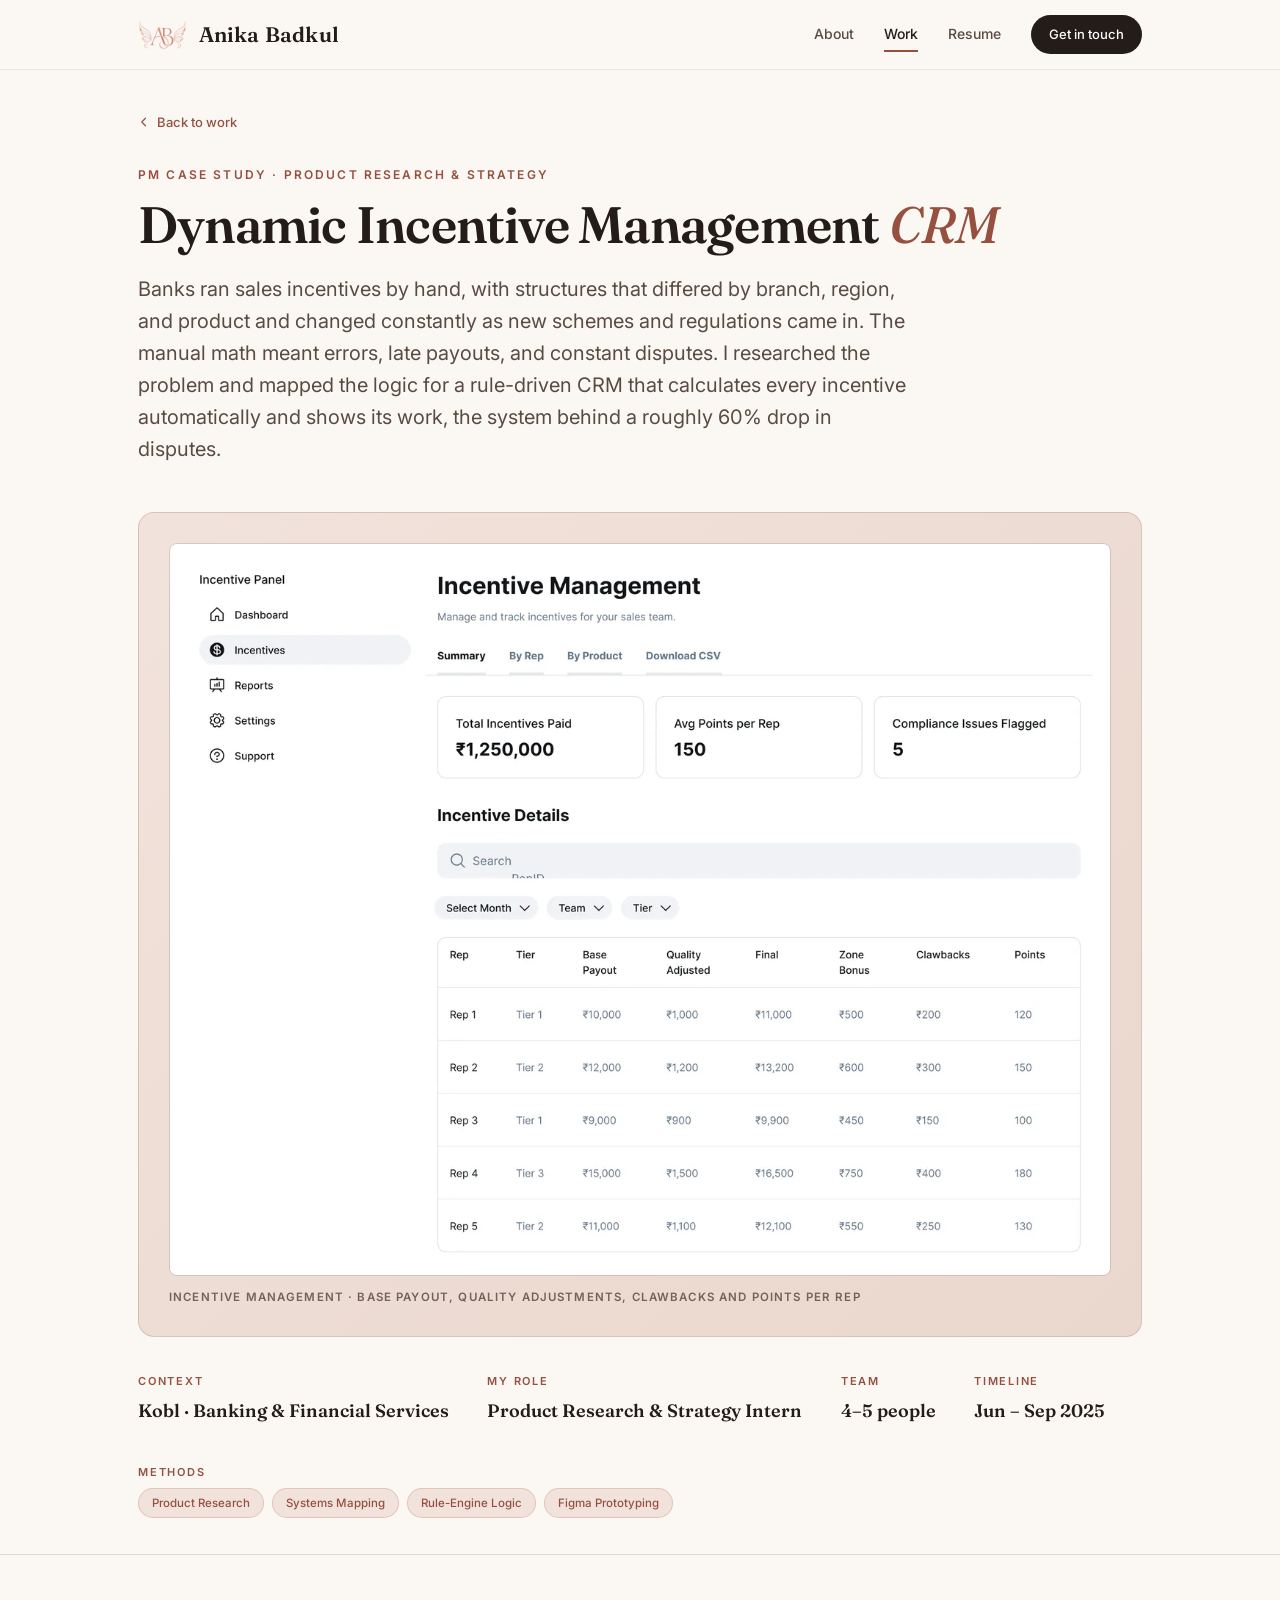
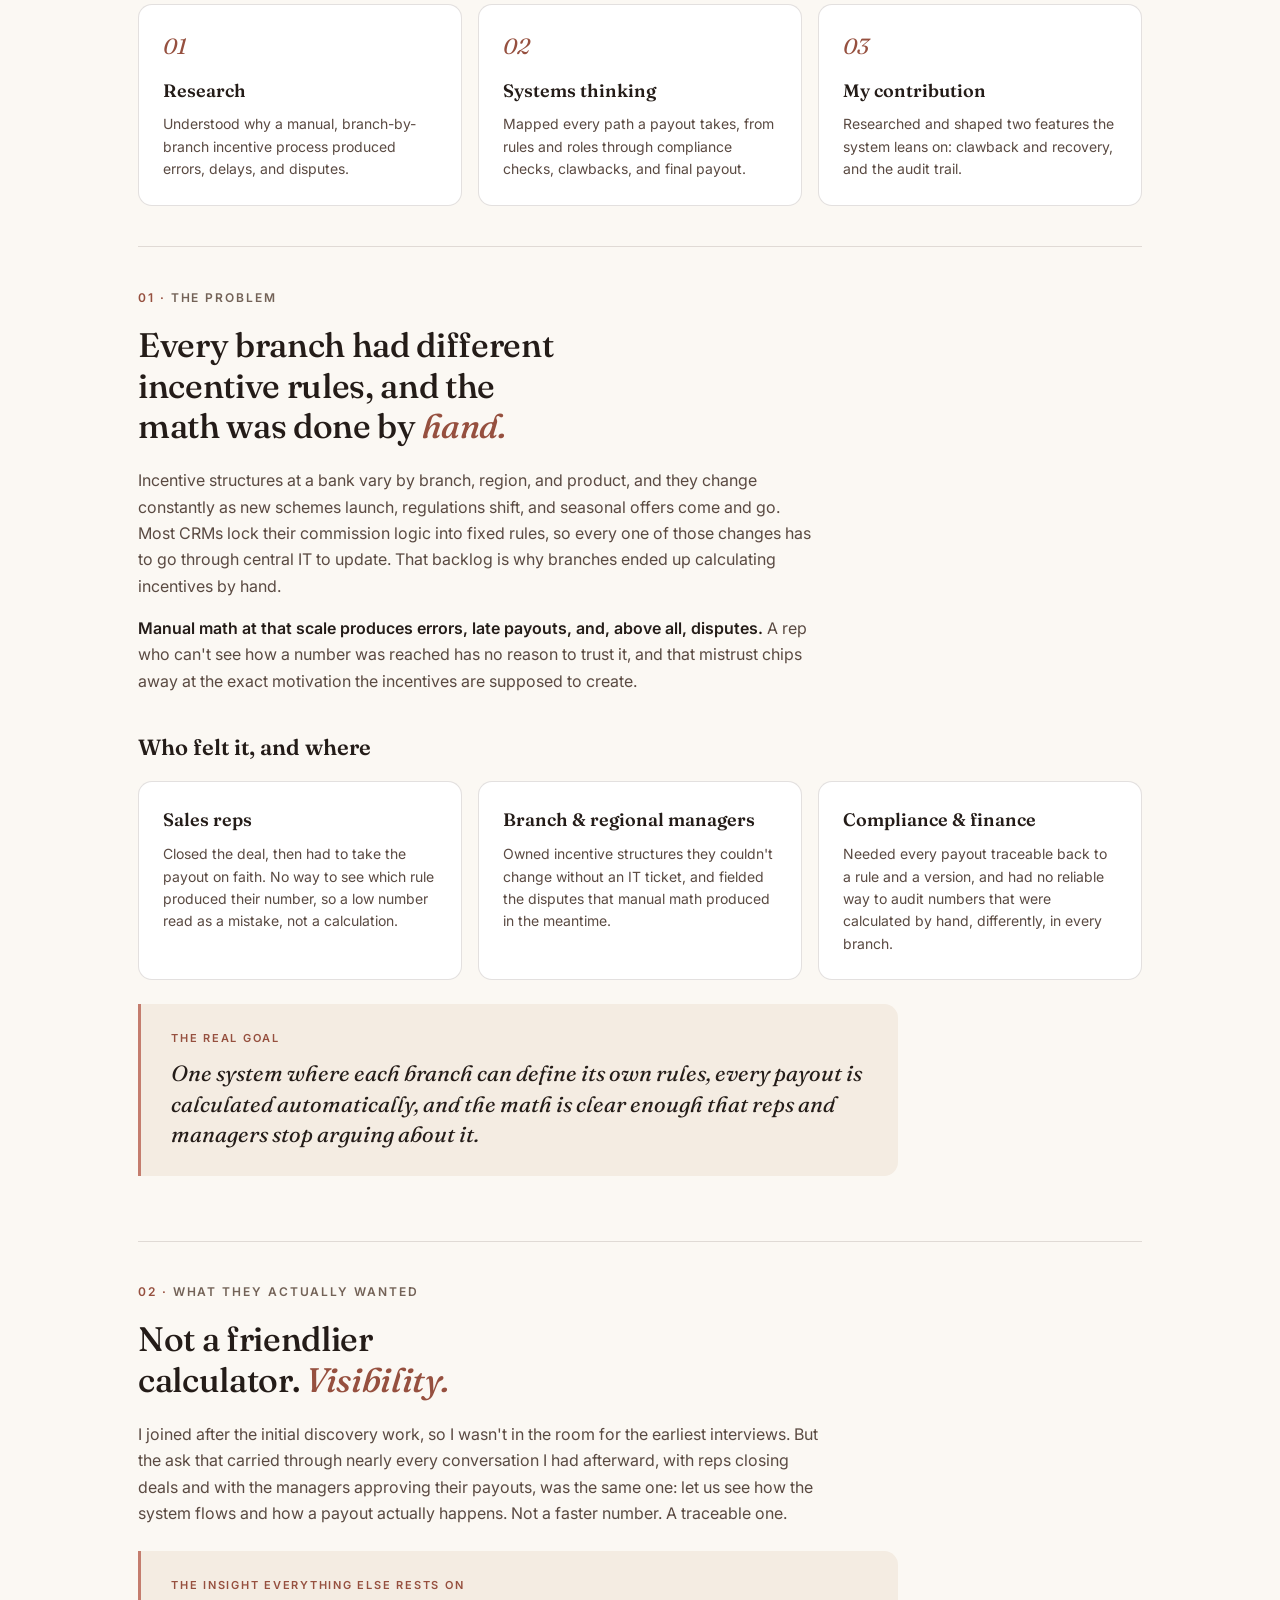
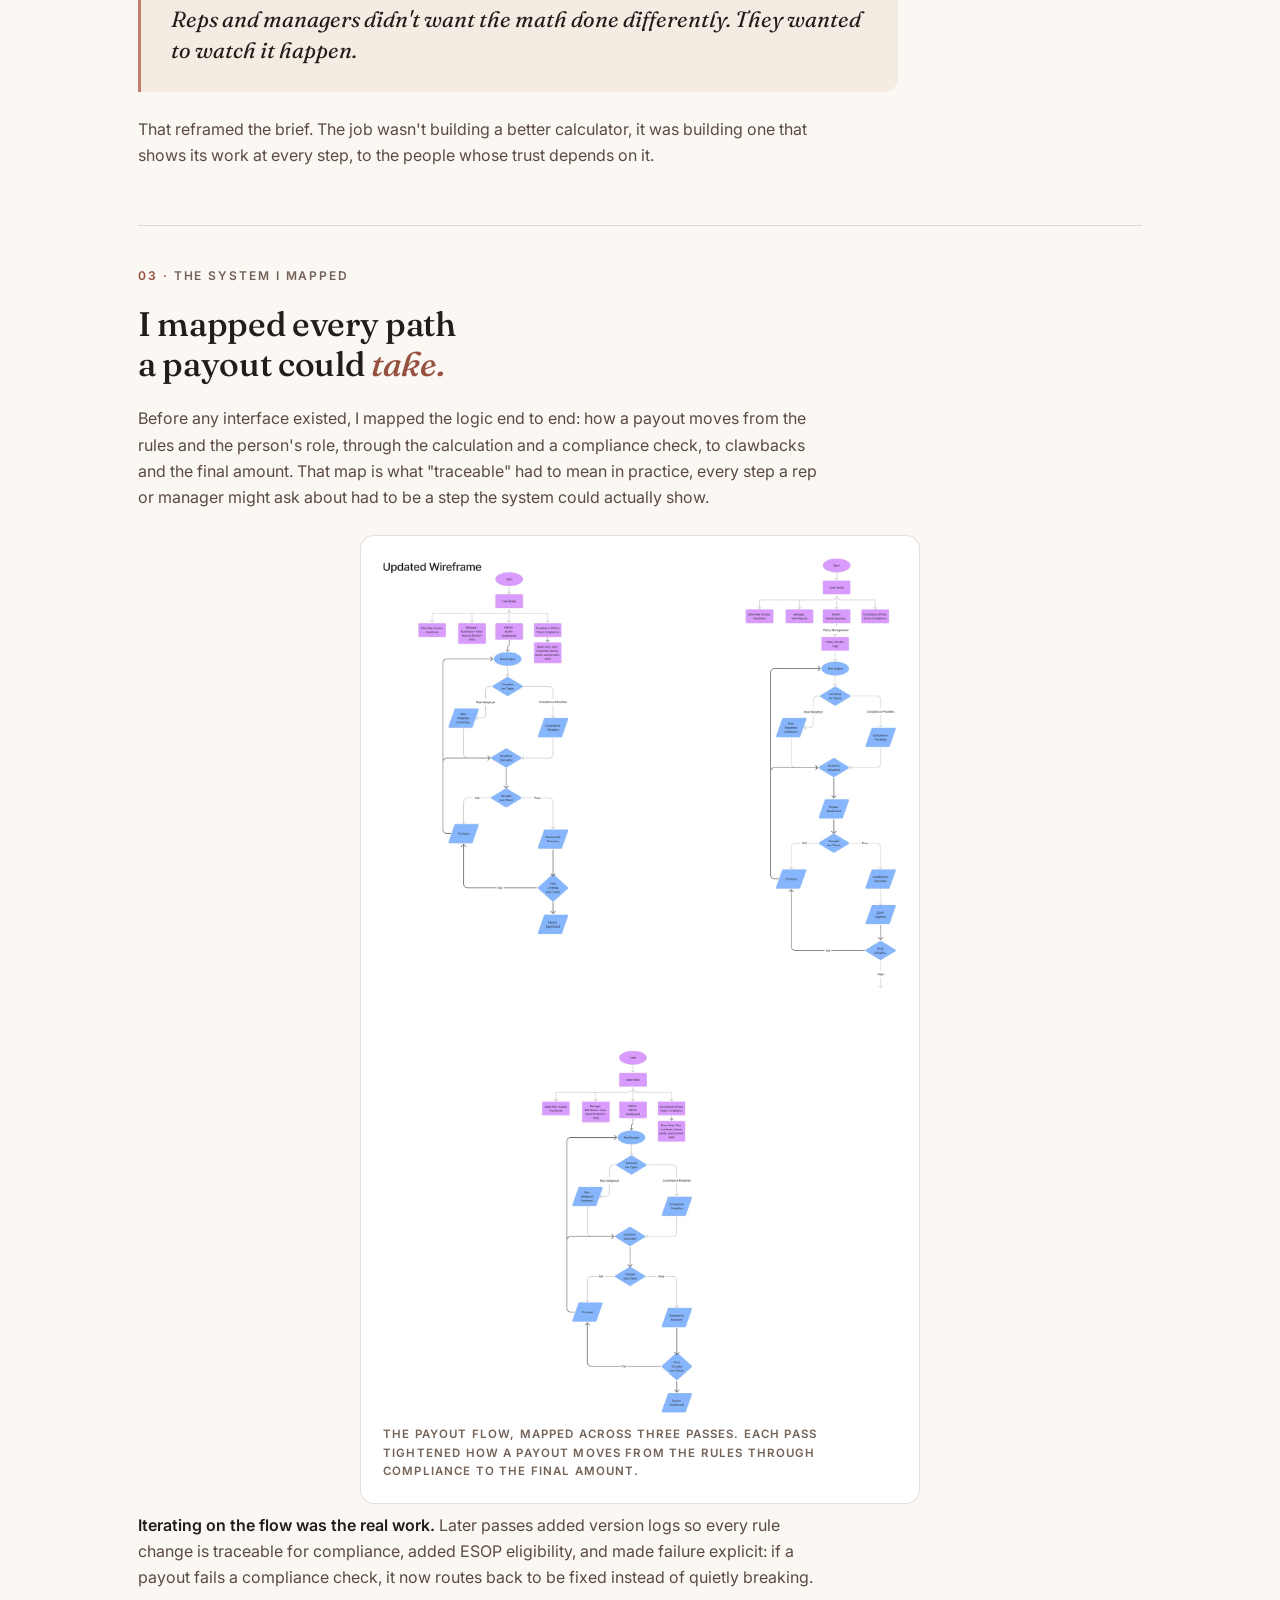
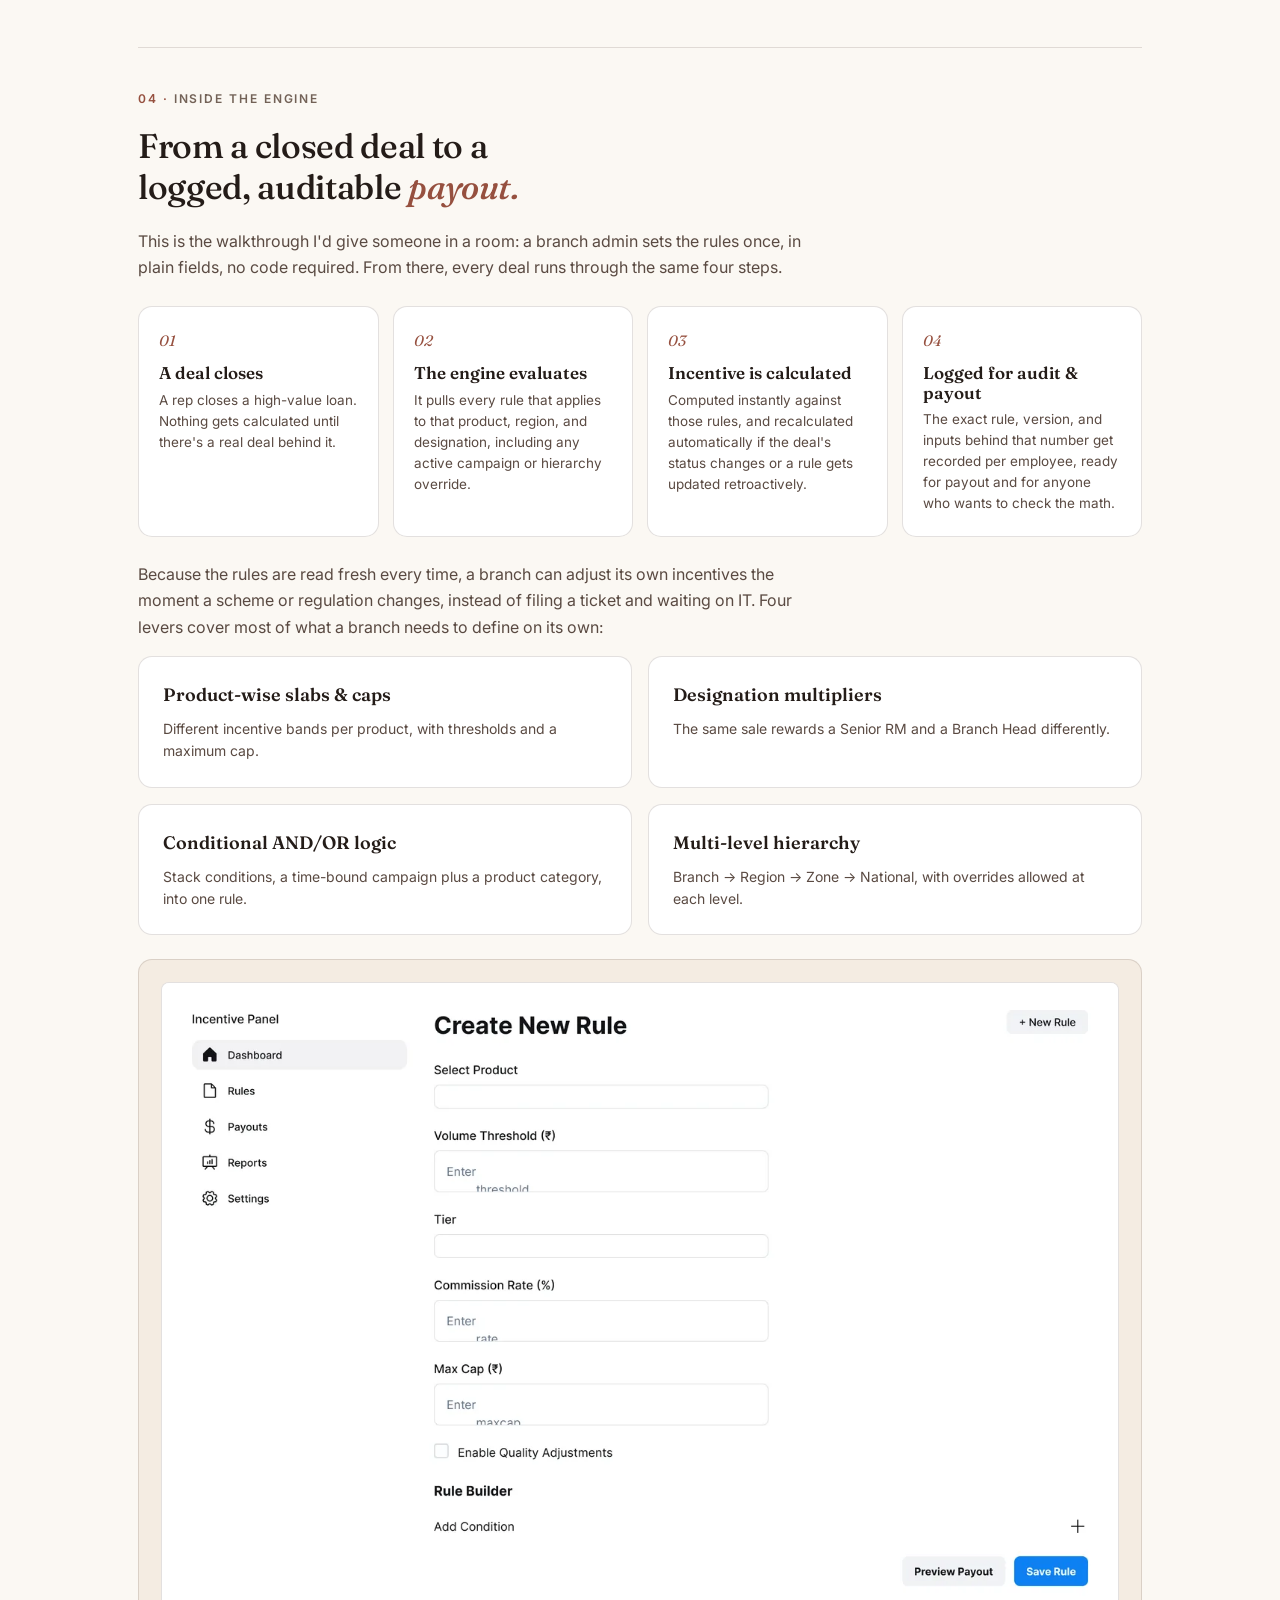
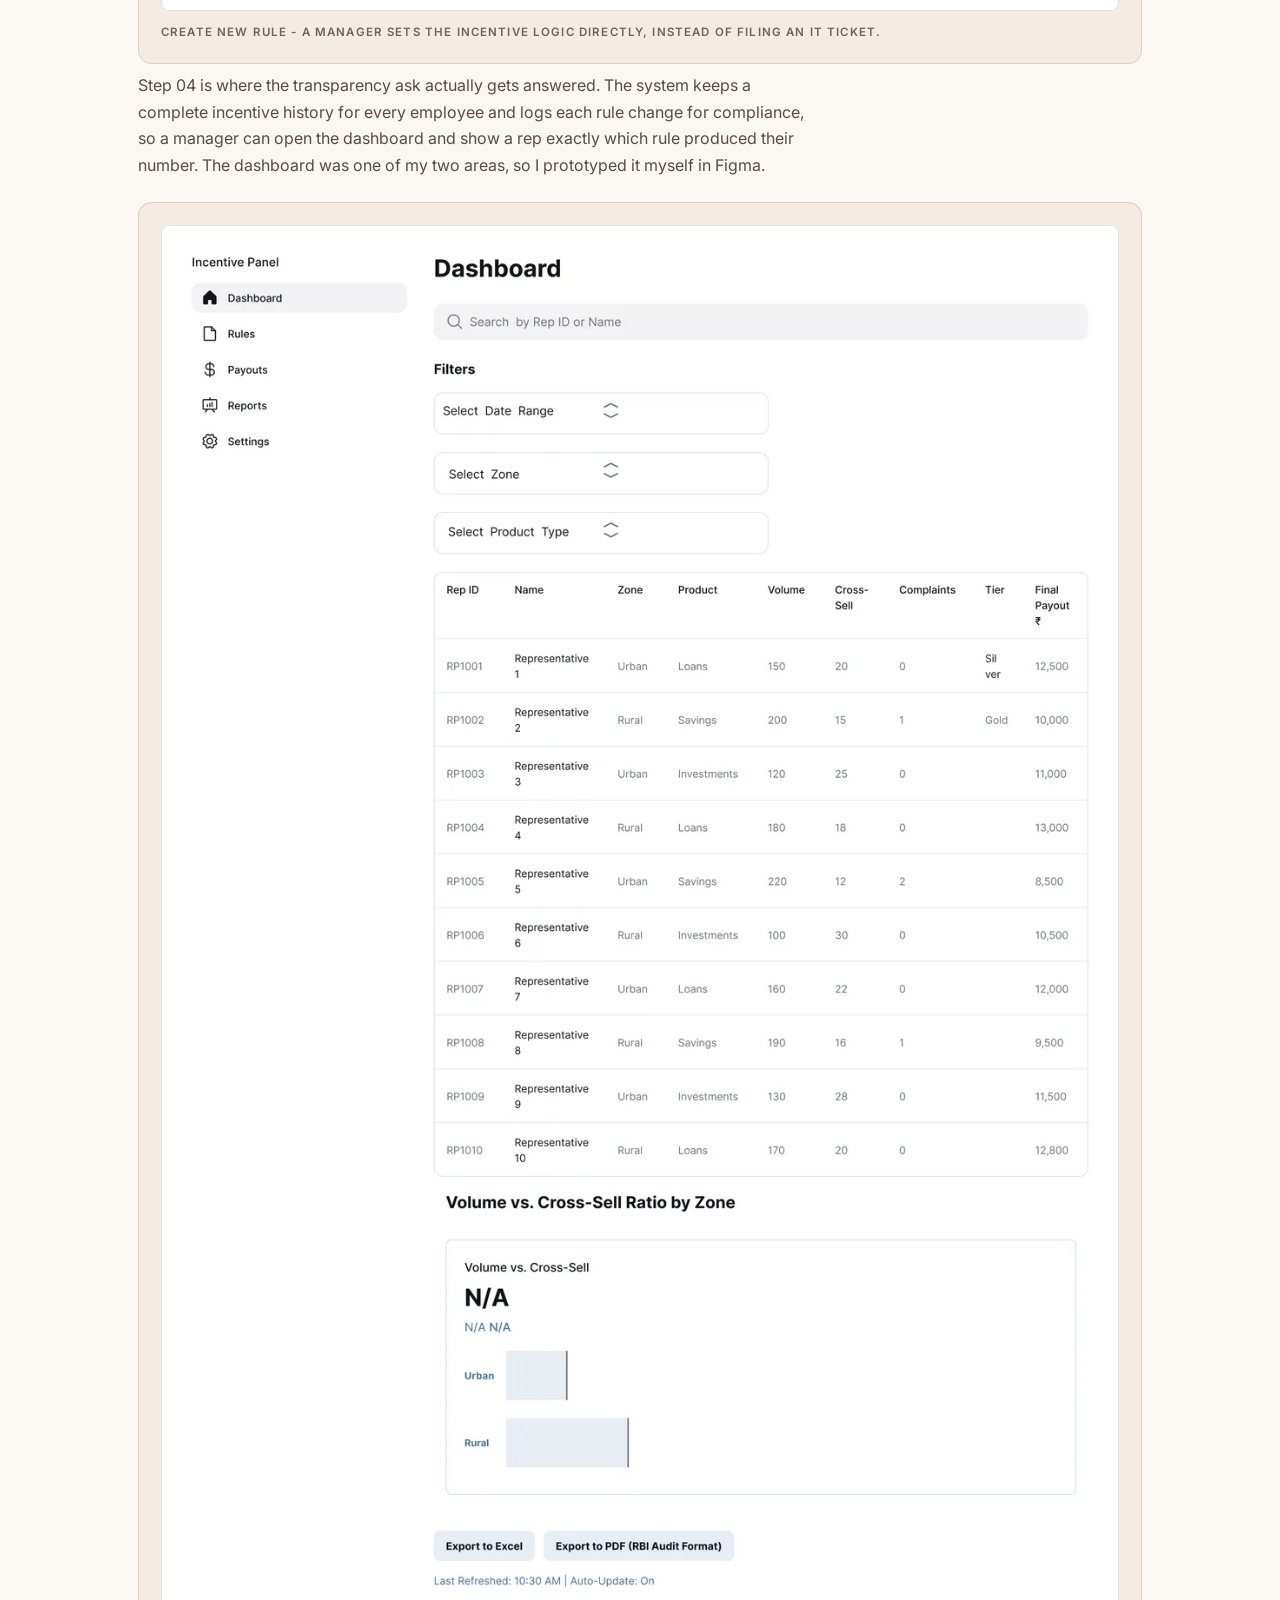
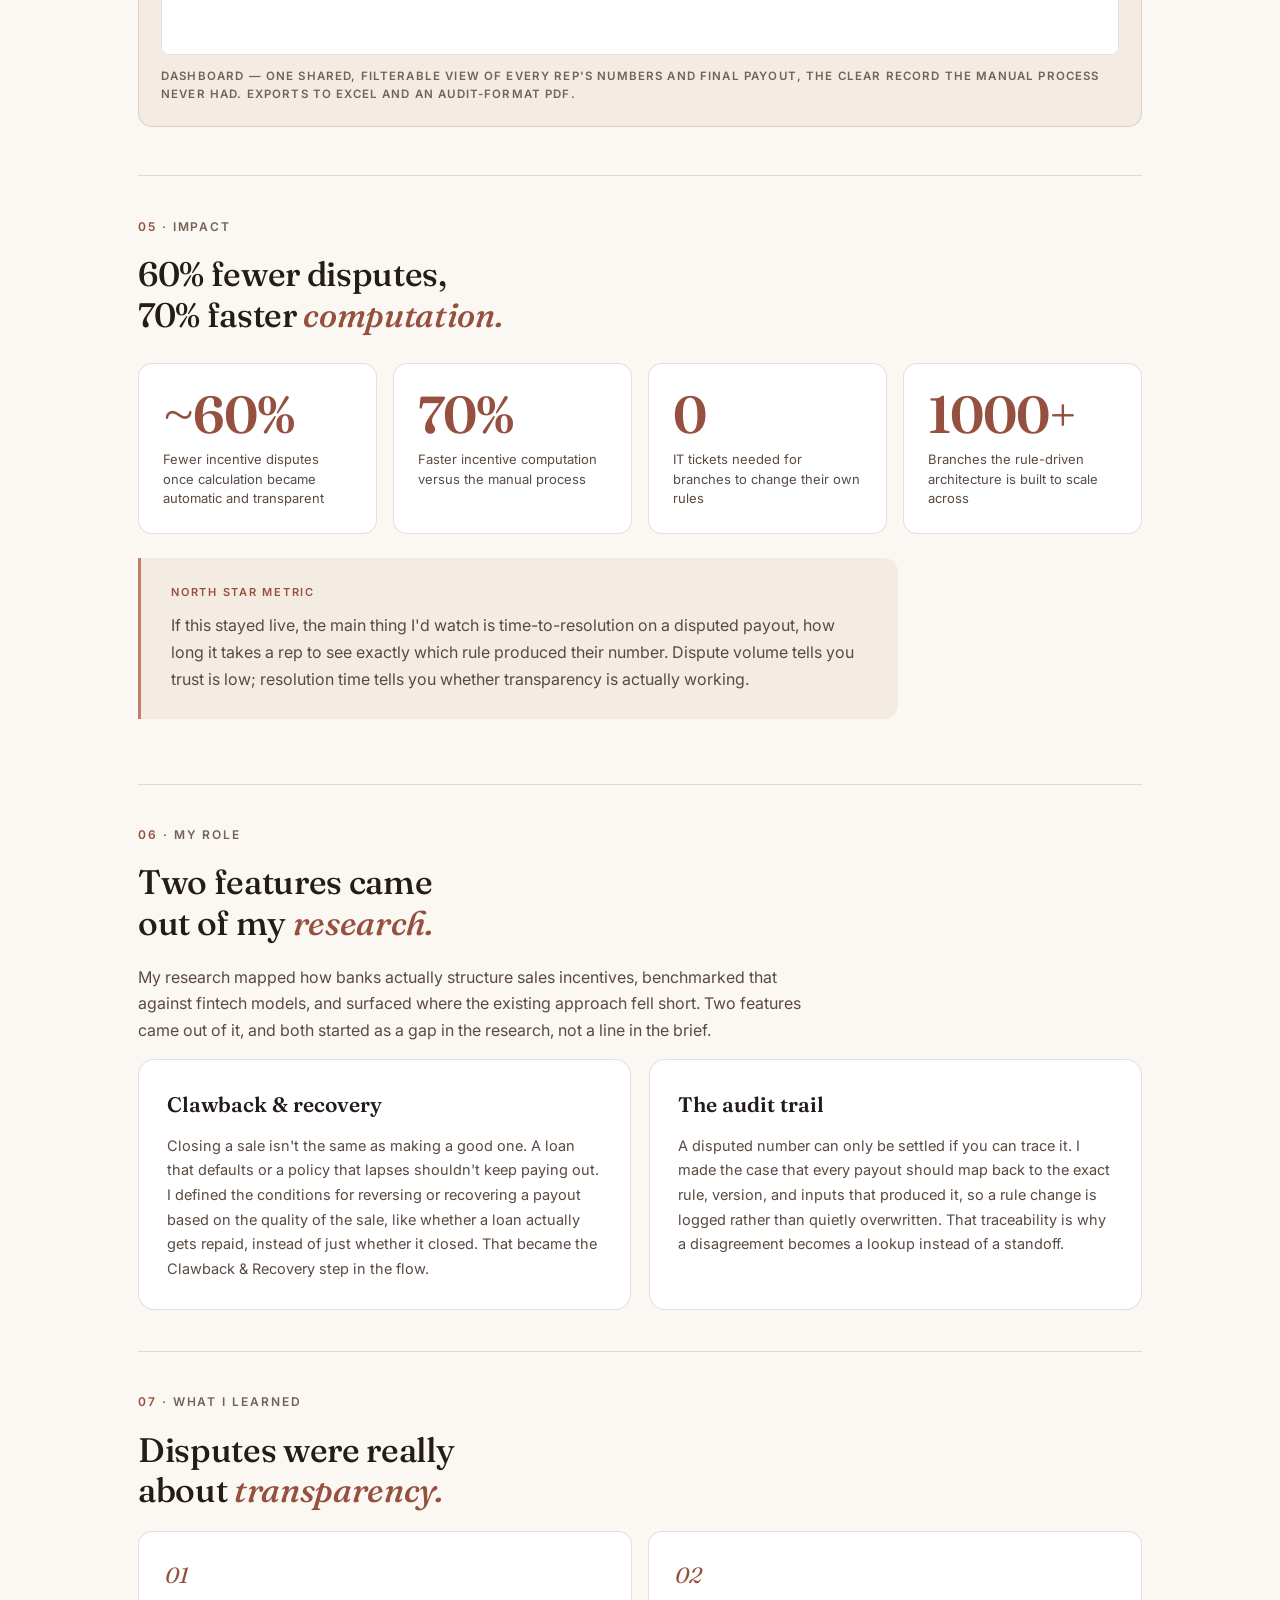
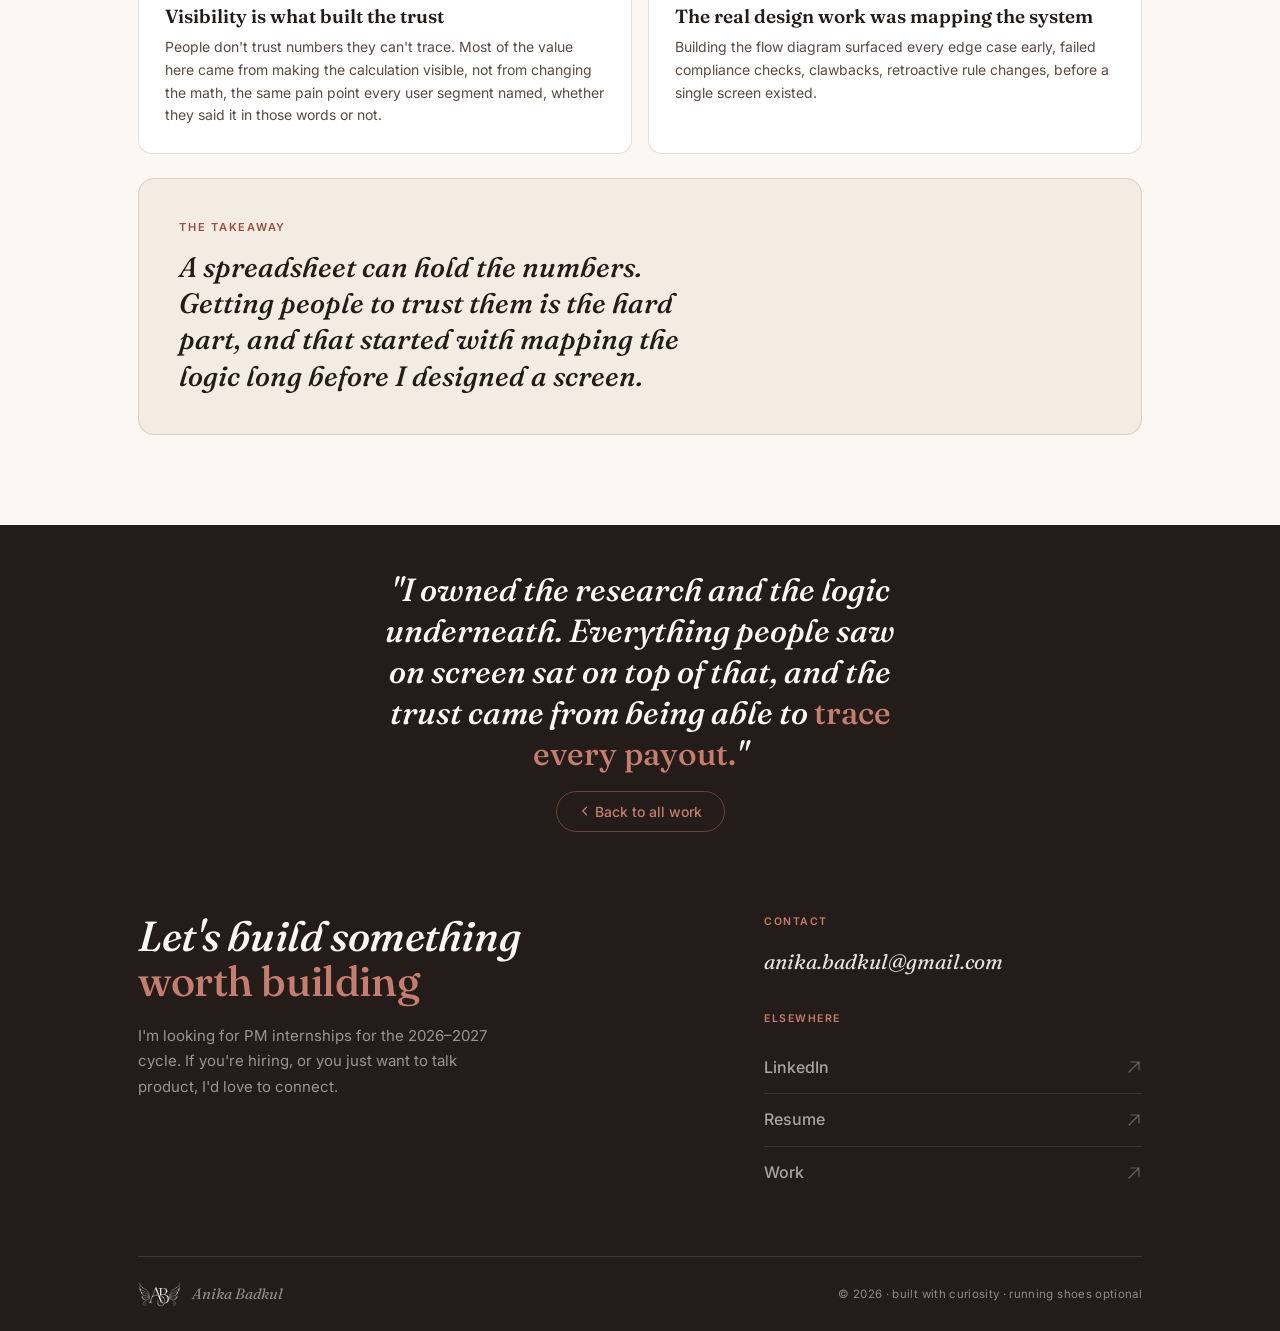
<file: cs-kobl-incentives.html>
<!DOCTYPE html>
<html lang="en">
<head>
<meta charset="UTF-8">
<meta name="viewport" content="width=device-width, initial-scale=1.0">
<title>Dynamic Incentive Management CRM · Anika Badkul</title>
<link rel="canonical" href="https://anikabadkul.com/cs-kobl-incentives.html">
<meta name="theme-color" content="#FBF8F3">
<meta name="description" content="Stakeholder research and systems mapping for a rule-driven banking CRM that cut incentive disputes by ~60%.">
<link rel="icon" type="image/x-icon" href="favicon.ico">
<link rel="apple-touch-icon" href="apple-touch-icon.png">
<meta property="og:type" content="website">
<meta property="og:title" content="Dynamic Incentive Management CRM · Anika Badkul">
<meta property="og:description" content="Stakeholder research and systems mapping for a rule-driven banking CRM that cut incentive disputes by ~60%.">
<meta property="og:image" content="https://anikabadkul.com/images/social-preview.jpg">
<meta property="og:url" content="https://anikabadkul.com/cs-kobl-incentives.html">
<meta name="twitter:card" content="summary_large_image">
<meta name="twitter:title" content="Dynamic Incentive Management CRM · Anika Badkul">
<meta name="twitter:description" content="Stakeholder research and systems mapping for a rule-driven banking CRM that cut incentive disputes by ~60%.">
<meta name="twitter:image" content="https://anikabadkul.com/images/social-preview.jpg">
<link rel="preconnect" href="https://fonts.googleapis.com"><link rel="preconnect" href="https://fonts.gstatic.com" crossorigin><link href="https://fonts.googleapis.com/css2?family=Fraunces:ital,opsz,wght@0,9..144,400;0,9..144,500;0,9..144,600;1,9..144,400;1,9..144,500&family=Inter:wght@400;500;600&display=swap" rel="stylesheet">
<link rel="stylesheet" href="site.css?v=6">
<style>
/* ===== Schedule Builder case study (Brandon-style layout, Anika system) ===== */
.csb-hero{padding:clamp(28px,4vh,44px) var(--edge) clamp(18px,2.2vh,26px)}
.csb-back{font-size:13px;color:var(--terra-deep);text-decoration:none;font-weight:500;display:inline-flex;align-items:center;gap:7px;margin-bottom:26px;transition:gap .2s}
.csb-back:hover{gap:11px}
.csb-eyebrow{font-size:12px;letter-spacing:.18em;text-transform:uppercase;color:var(--terra-deep);font-weight:600}
.csb-title{font-family:var(--serif);font-size:clamp(32px,4vw,52px);font-weight:600;line-height:1.04;letter-spacing:-.015em;margin:14px 0 0;text-wrap:balance}
.csb-title em{font-style:italic;font-weight:500;color:var(--terra-deep)}
.csb-lede{font-size:clamp(17px,1.7vw,20px);color:var(--ink2);line-height:1.6;margin-top:22px;max-width:60ch}
.csb-heroshot{margin:clamp(20px,3vh,32px) var(--edge) 0;border:1px solid var(--line);border-radius:16px;overflow:hidden;background:linear-gradient(135deg,var(--blush),var(--blush2));padding:clamp(16px,2.5vw,30px)}
.csb-heroshot img{width:100%;display:block;border-radius:8px;border:1px solid var(--line)}
.csb-hero-grid{display:grid;grid-template-columns:repeat(4,1fr);gap:14px}
.csb-hero-grid img{background:#fff}
.csb-cap{font-size:11.5px;letter-spacing:.1em;text-transform:uppercase;color:var(--ink3);font-weight:600;margin-top:12px}
.csb-meta{display:flex;flex-wrap:wrap;gap:clamp(20px,3vw,48px);padding:clamp(28px,4vh,40px) var(--edge);border-bottom:1px solid var(--line)}
.csb-meta-label{font-size:11px;letter-spacing:.16em;text-transform:uppercase;color:var(--terra-deep);font-weight:600;display:block;margin-bottom:6px}
.csb-meta-val{font-family:var(--serif);font-size:18px;font-weight:600;color:var(--ink)}
.csb-pills{display:flex;flex-wrap:wrap;gap:8px;margin-top:6px}
.csb-pill{font-size:11.5px;color:var(--terra-deep);background:var(--blush);border:1px solid rgba(196,125,110,.3);padding:5px 13px;border-radius:30px;font-weight:500}

.csb-body{padding:clamp(40px,5.5vh,60px) var(--edge);max-width:none}
.csb-sec{padding:clamp(32px,4.5vh,52px) 0;border-top:1px solid var(--line)}
.csb-sec:first-child{border-top:none;padding-top:0}
.csb-label{font-size:12px;letter-spacing:.16em;text-transform:uppercase;color:var(--terra-deep);font-weight:600;margin-bottom:18px}
.csb-label b{color:var(--ink3);font-weight:600}
.csb-statement{font-family:var(--serif);font-size:clamp(24px,2.7vw,34px);font-weight:500;line-height:1.2;letter-spacing:-.01em;color:var(--ink);max-width:20ch;margin-bottom:20px;text-wrap:balance}
.csb-statement.wide{max-width:24ch}
.csb-statement em{font-style:italic;color:var(--terra-deep)}
.csb-p{font-size:16px;color:var(--ink2);line-height:1.65;margin-bottom:16px;max-width:68ch}
.csb-p strong{color:var(--ink);font-weight:600}

.csb-brief{background:var(--paper2);border-left:3px solid var(--terra);border-radius:0 14px 14px 0;padding:26px 30px;margin:24px 0;max-width:760px}
.csb-brief .csb-meta-label{margin-bottom:10px}
.csb-brief q,.csb-brief p{font-family:var(--serif);font-size:22px;font-style:italic;color:var(--ink);line-height:1.4;quotes:none}

.csb-stats{display:grid;grid-template-columns:repeat(auto-fit,minmax(150px,1fr));gap:16px;margin-top:28px}
.csb-stat{background:var(--panel);border:1px solid var(--line);border-radius:14px;padding:24px}
.csb-stat-n{font-family:var(--serif);font-size:clamp(34px,4.4vw,52px);font-weight:600;color:var(--terra-deep);line-height:1;letter-spacing:-.02em;font-variant-numeric:lining-nums}
.csb-stat-l{font-size:13px;color:var(--ink2);margin-top:10px;line-height:1.5}

.csb-quotes{display:grid;grid-template-columns:1fr 1fr;gap:16px;margin:28px 0}
.csb-quote{background:var(--panel);border:1px solid var(--line);border-radius:14px;padding:26px 28px}
.csb-quote q{font-family:var(--serif);font-size:20px;font-style:italic;color:var(--ink);line-height:1.4;quotes:none;display:block;margin-bottom:14px}
.csb-quote cite{font-size:12.5px;color:var(--ink3);font-style:normal;font-weight:600;letter-spacing:.02em}

.csb-subhead{font-family:var(--serif);font-size:22px;font-weight:600;color:var(--ink);margin:36px 0 16px}
.csb-cards{display:grid;grid-template-columns:repeat(3,1fr);gap:16px}
.csb-cards.two{grid-template-columns:1fr 1fr}
.csb-cards.four{grid-template-columns:repeat(2,1fr)}
.csb-card{background:var(--panel);border:1px solid var(--line);border-radius:14px;padding:24px}
.csb-card-t{font-family:var(--serif);font-size:18px;font-weight:600;color:var(--ink);margin-bottom:8px}
.csb-card-emoji{font-size:20px;display:block;margin-bottom:10px;line-height:1}
.csb-card p{font-size:14px;color:var(--ink2);line-height:1.6}
.csb-card ul{list-style:none;margin-top:8px;display:flex;flex-direction:column;gap:6px}
.csb-card li{font-size:13.5px;color:var(--ink2);line-height:1.5;padding-left:16px;position:relative}
.csb-card li::before{content:"";position:absolute;left:0;top:8px;width:5px;height:5px;border-radius:50%;background:var(--terra)}

.csb-personas{display:grid;grid-template-columns:1fr 1fr;gap:18px;margin-top:28px}
.csb-persona{background:var(--panel);border:1px solid var(--line);border-radius:16px;padding:28px}
.csb-persona-top{display:flex;align-items:center;gap:14px;padding-bottom:18px;border-bottom:1px solid var(--line);margin-bottom:18px}
.csb-persona-badge{width:46px;height:46px;border-radius:50%;background:var(--blush);color:var(--terra-deep);font-family:var(--serif);font-size:22px;font-weight:600;display:flex;align-items:center;justify-content:center;flex-shrink:0}
.csb-persona-name{font-family:var(--serif);font-size:22px;font-weight:600;color:var(--ink);line-height:1.1}
.csb-persona-meta{font-size:12.5px;color:var(--ink3);margin-top:3px}
.csb-persona h5{font-size:11px;letter-spacing:.12em;text-transform:uppercase;color:var(--terra-deep);font-weight:600;margin:16px 0 8px}
.csb-persona ul{list-style:none;display:flex;flex-direction:column;gap:7px}
.csb-persona li{font-size:14px;color:var(--ink2);line-height:1.5;padding-left:16px;position:relative}
.csb-persona li::before{content:"";position:absolute;left:0;top:8px;width:5px;height:5px;border-radius:50%;background:var(--terra)}
.csb-persona q{display:block;font-family:var(--serif);font-size:16px;font-style:italic;color:var(--ink);line-height:1.45;margin-top:18px;padding-top:16px;border-top:1px solid var(--line);quotes:none}

.csb-feature{padding-top:40px;margin-top:8px;border-top:1px dashed var(--line)}
.csb-feature:first-of-type{border-top:none;padding-top:8px}
.csb-feature-n{font-family:var(--serif);font-size:14px;font-style:italic;color:var(--terra-deep);letter-spacing:.04em}
.csb-feature-t{font-family:var(--serif);font-size:clamp(22px,2.6vw,30px);font-weight:600;color:var(--ink);margin:6px 0 12px;line-height:1.12}
.csb-feature-d{font-size:15.5px;color:var(--ink2);line-height:1.7;max-width:68ch;margin-bottom:24px}
.csb-pair{display:grid;grid-template-columns:1fr 1fr;gap:18px;margin-bottom:18px}
.csb-shot{background:linear-gradient(135deg,var(--blush),var(--blush2));border:1px solid var(--line);border-radius:14px;padding:16px;display:flex;flex-direction:column}
.csb-shot.wire{background:var(--paper2)}
.csb-shot img{width:100%;display:block;border-radius:8px;border:1px solid var(--line);background:#fff;max-height:480px;object-fit:cover;object-position:top center}
.csb-shot .csb-cap{margin-top:auto;padding-top:12px}

.csb-lessons{display:grid;grid-template-columns:1fr 1fr;gap:16px;margin-top:8px}
.csb-lesson{background:var(--panel);border:1px solid var(--line);border-radius:14px;padding:26px}
.csb-lesson-n{font-family:var(--serif);font-size:22px;font-style:italic;color:var(--terra-deep);display:block;margin-bottom:12px}
.csb-lesson-t{font-family:var(--serif);font-size:19px;font-weight:600;color:var(--ink);margin-bottom:8px;line-height:1.2}
.csb-lesson p{font-size:14px;color:var(--ink2);line-height:1.62}
.csb-takeaway{background:var(--paper2);border:1px solid var(--line);border-radius:16px;padding:clamp(28px,4vw,40px);margin-top:24px}
.csb-takeaway .csb-meta-label{margin-bottom:12px}
.csb-takeaway p{font-family:var(--serif);font-size:clamp(20px,2.4vw,28px);font-style:italic;font-weight:500;color:var(--ink);line-height:1.3;max-width:30ch}

.csb-closing{background:#241C18;color:var(--paper);padding:clamp(38px,5vh,56px) var(--edge);text-align:center}
.csb-closing-q{font-family:var(--serif);font-size:clamp(22px,2.6vw,32px);font-weight:500;font-style:italic;line-height:1.28;max-width:26ch;margin:0 auto 24px;color:var(--paper)}
.csb-closing-q em{font-style:normal;color:var(--terra)}
.csb-closing a{color:var(--terra);text-decoration:none;font-weight:500;font-size:14px;border:1px solid rgba(196,125,110,.4);padding:11px 22px;border-radius:30px;transition:all .2s}
.csb-closing a:hover{background:var(--terra);color:#fff}

@media(max-width:820px){
  .csb-hero-grid{grid-template-columns:1fr 1fr}
  .csb-quotes,.csb-personas,.csb-pair,.csb-lessons,.csb-cards,.csb-cards.two,.csb-cards.four{grid-template-columns:1fr}
  .csb-statement{max-width:none}
}
</style>
<style>
/* KOBL-specific additions */
.csb-fig{margin:24px 0 8px;border:1px solid var(--line);border-radius:14px;overflow:hidden;background:var(--paper2);padding:clamp(12px,2vw,22px)}
.csb-fig img{width:100%;display:block;border-radius:8px;border:1px solid var(--line);background:#fff}
.csb-fig.diagram{background:#fff;max-width:560px;margin-left:auto;margin-right:auto}
.csb-fig.diagram img{border:none;max-height:none;object-fit:fill}
.csb-steps{display:grid;grid-template-columns:repeat(4,1fr);gap:14px;margin-top:26px}
.csb-step{background:var(--panel);border:1px solid var(--line);border-radius:14px;padding:22px 20px}
.csb-step-n{font-family:var(--serif);font-size:15px;font-style:italic;color:var(--terra-deep);margin-bottom:10px}
.csb-step-t{font-family:var(--serif);font-size:17px;font-weight:600;color:var(--ink);margin-bottom:7px;line-height:1.15}
.csb-step p{font-size:13.5px;color:var(--ink2);line-height:1.55}
.csb-role{display:grid;grid-template-columns:1fr 1fr;gap:18px;margin-top:8px}
.csb-rolecard{background:var(--panel);border:1px solid var(--line);border-radius:16px;padding:28px}
.csb-rolecard h3{font-family:var(--serif);font-size:21px;font-weight:600;color:var(--ink);margin:0 0 12px}
.csb-rolecard p{font-size:14.5px;color:var(--ink2);line-height:1.7}
@media(max-width:820px){
  .csb-steps{grid-template-columns:1fr 1fr}
  .csb-role{grid-template-columns:1fr}
}
</style>
</head>
<body>
<a class="skip-link" href="#main">Skip to content</a>
<div class="read-progress" aria-hidden="true"></div>

<nav>
  <a class="logo" href="index.html" aria-label="Anika Badkul home">
    <img src="/images/brand/logo-mark-rose-sm.png" width="220" height="136" alt="" loading="eager">
    <span class="logo-name">Anika Badkul</span>
  </a>
  <div class="nav-r" id="nav-menu">
    <a href="about.html">About</a>
    <a href="work.html" class="active">Work</a>
    <a href="projects.html" style="display:none">Curiosities</a>
    <a href="resume.html">Resume</a>
    <a href="mailto:anika.badkul@gmail.com" class="nav-cta">Get in touch</a>
  </div>
  <button class="nav-toggle" aria-label="Open menu" aria-expanded="false" aria-controls="nav-menu"><span></span><span></span><span></span></button>
</nav>

<main id="main">
  <!-- HERO -->
  <section class="csb-hero">
    <a href="work.html" class="csb-back"><svg width="12" height="12" viewBox="0 0 16 16" fill="none" aria-hidden="true"><path d="M10 3L5 8l5 5" stroke="currentColor" stroke-width="1.6" stroke-linecap="round" stroke-linejoin="round"/></svg> Back to work</a>
    <div class="csb-eyebrow reveal">PM Case Study · Product Research &amp; Strategy</div>
    <h1 class="csb-title reveal d1">Dynamic Incentive Management <em>CRM</em></h1>
    <p class="csb-lede reveal d2">Banks ran sales incentives by hand, with structures that differed by branch, region, and product and changed constantly as new schemes and regulations came in. The manual math meant errors, late payouts, and constant disputes. I researched the problem and mapped the logic for a rule-driven CRM that calculates every incentive automatically and shows its work, the system behind a roughly 60% drop in disputes.</p>
  </section>

  <figure class="csb-heroshot reveal">
    <img src="/images/case-studies/kobl/cs-kobl-incentive-mgmt.webp" width="1280" height="995" alt="Incentive Management screen" loading="lazy">
    <figcaption class="csb-cap">Incentive Management · base payout, quality adjustments, clawbacks and points per rep</figcaption>
  </figure>

  <div class="csb-meta">
    <div><span class="csb-meta-label">Context</span><span class="csb-meta-val">Kobl · Banking &amp; Financial Services</span></div>
    <div><span class="csb-meta-label">My role</span><span class="csb-meta-val">Product Research &amp; Strategy Intern</span></div>
    <div><span class="csb-meta-label">Team</span><span class="csb-meta-val">4–5 people</span></div>
    <div><span class="csb-meta-label">Timeline</span><span class="csb-meta-val">Jun – Sep 2025</span></div>
    <div>
      <span class="csb-meta-label">Methods</span>
      <div class="csb-pills"><span class="csb-pill">Product Research</span><span class="csb-pill">Systems Mapping</span><span class="csb-pill">Rule-Engine Logic</span><span class="csb-pill">Figma Prototyping</span></div>
    </div>
  </div>

  <div class="csb-body">

    <!-- WHAT I DID -->
    <section class="csb-sec reveal" style="border-top:none;padding-top:0">
      <div class="csb-cards">
        <div class="csb-card"><span class="csb-lesson-n">01</span><div class="csb-card-t">Research</div><p>Understood why a manual, branch-by-branch incentive process produced errors, delays, and disputes.</p></div>
        <div class="csb-card"><span class="csb-lesson-n">02</span><div class="csb-card-t">Systems thinking</div><p>Mapped every path a payout takes, from rules and roles through compliance checks, clawbacks, and final payout.</p></div>
        <div class="csb-card"><span class="csb-lesson-n">03</span><div class="csb-card-t">My contribution</div><p>Researched and shaped two features the system leans on: clawback and recovery, and the audit trail.</p></div>
      </div>
    </section>

    <!-- 01 PROBLEM -->
    <section class="csb-sec reveal">
      <div class="csb-label">01 · <b>The Problem</b></div>
      <h2 class="csb-statement wide">Every branch had different incentive rules, and the math was done by <em>hand.</em></h2>
      <p class="csb-p">Incentive structures at a bank vary by branch, region, and product, and they change constantly as new schemes launch, regulations shift, and seasonal offers come and go. Most CRMs lock their commission logic into fixed rules, so every one of those changes has to go through central IT to update. That backlog is why branches ended up calculating incentives by hand.</p>
      <p class="csb-p"><strong>Manual math at that scale produces errors, late payouts, and, above all, disputes.</strong> A rep who can't see how a number was reached has no reason to trust it, and that mistrust chips away at the exact motivation the incentives are supposed to create.</p>
      <div class="csb-subhead">Who felt it, and where</div>
      <div class="csb-cards">
        <div class="csb-card"><div class="csb-card-t">Sales reps</div><p>Closed the deal, then had to take the payout on faith. No way to see which rule produced their number, so a low number read as a mistake, not a calculation.</p></div>
        <div class="csb-card"><div class="csb-card-t">Branch &amp; regional managers</div><p>Owned incentive structures they couldn't change without an IT ticket, and fielded the disputes that manual math produced in the meantime.</p></div>
        <div class="csb-card"><div class="csb-card-t">Compliance &amp; finance</div><p>Needed every payout traceable back to a rule and a version, and had no reliable way to audit numbers that were calculated by hand, differently, in every branch.</p></div>
      </div>
      <div class="csb-brief">
        <span class="csb-meta-label">The Real Goal</span>
        <p>One system where each branch can define its own rules, every payout is calculated automatically, and the math is clear enough that reps and managers stop arguing about it.</p>
      </div>
    </section>

    <!-- 02 WHAT THEY ACTUALLY WANTED -->
    <section class="csb-sec reveal">
      <div class="csb-label">02 · <b>What They Actually Wanted</b></div>
      <h2 class="csb-statement wide">Not a friendlier calculator. <em>Visibility.</em></h2>
      <p class="csb-p">I joined after the initial discovery work, so I wasn't in the room for the earliest interviews. But the ask that carried through nearly every conversation I had afterward, with reps closing deals and with the managers approving their payouts, was the same one: let us see how the system flows and how a payout actually happens. Not a faster number. A traceable one.</p>
      <div class="csb-brief">
        <span class="csb-meta-label">The insight everything else rests on</span>
        <p>Reps and managers didn't want the math done differently. They wanted to watch it happen.</p>
      </div>
      <p class="csb-p">That reframed the brief. The job wasn't building a better calculator, it was building one that shows its work at every step, to the people whose trust depends on it.</p>
    </section>

    <!-- 03 SYSTEM MAPPED -->
    <section class="csb-sec reveal">
      <div class="csb-label">03 · <b>The System I Mapped</b></div>
      <h2 class="csb-statement wide">I mapped every path a payout could <em>take.</em></h2>
      <p class="csb-p">Before any interface existed, I mapped the logic end to end: how a payout moves from the rules and the person's role, through the calculation and a compliance check, to clawbacks and the final amount. That map is what "traceable" had to mean in practice, every step a rep or manager might ask about had to be a step the system could actually show.</p>
      <figure class="csb-fig diagram">
        <img src="/images/case-studies/kobl/cs-kobl-diagram.webp" width="1500" height="2497" alt="The mapped payout flow across iterations" loading="lazy">
        <figcaption class="csb-cap">The payout flow, mapped across three passes. Each pass tightened how a payout moves from the rules through compliance to the final amount.</figcaption>
      </figure>
      <p class="csb-p"><strong>Iterating on the flow was the real work.</strong> Later passes added version logs so every rule change is traceable for compliance, added ESOP eligibility, and made failure explicit: if a payout fails a compliance check, it now routes back to be fixed instead of quietly breaking.</p>
    </section>

    <!-- 04 INSIDE THE ENGINE -->
    <section class="csb-sec reveal">
      <div class="csb-label">04 · <b>Inside the Engine</b></div>
      <h2 class="csb-statement wide">From a closed deal to a logged, auditable <em>payout.</em></h2>
      <p class="csb-p">This is the walkthrough I'd give someone in a room: a branch admin sets the rules once, in plain fields, no code required. From there, every deal runs through the same four steps.</p>
      <div class="csb-steps">
        <div class="csb-step"><div class="csb-step-n">01</div><div class="csb-step-t">A deal closes</div><p>A rep closes a high-value loan. Nothing gets calculated until there's a real deal behind it.</p></div>
        <div class="csb-step"><div class="csb-step-n">02</div><div class="csb-step-t">The engine evaluates</div><p>It pulls every rule that applies to that product, region, and designation, including any active campaign or hierarchy override.</p></div>
        <div class="csb-step"><div class="csb-step-n">03</div><div class="csb-step-t">Incentive is calculated</div><p>Computed instantly against those rules, and recalculated automatically if the deal's status changes or a rule gets updated retroactively.</p></div>
        <div class="csb-step"><div class="csb-step-n">04</div><div class="csb-step-t">Logged for audit &amp; payout</div><p>The exact rule, version, and inputs behind that number get recorded per employee, ready for payout and for anyone who wants to check the math.</p></div>
      </div>
      <p class="csb-p" style="margin-top:24px">Because the rules are read fresh every time, a branch can adjust its own incentives the moment a scheme or regulation changes, instead of filing a ticket and waiting on IT. Four levers cover most of what a branch needs to define on its own:</p>
      <div class="csb-cards four">
        <div class="csb-card"><div class="csb-card-t">Product-wise slabs &amp; caps</div><p>Different incentive bands per product, with thresholds and a maximum cap.</p></div>
        <div class="csb-card"><div class="csb-card-t">Designation multipliers</div><p>The same sale rewards a Senior RM and a Branch Head differently.</p></div>
        <div class="csb-card"><div class="csb-card-t">Conditional AND/OR logic</div><p>Stack conditions, a time-bound campaign plus a product category, into one rule.</p></div>
        <div class="csb-card"><div class="csb-card-t">Multi-level hierarchy</div><p>Branch → Region → Zone → National, with overrides allowed at each level.</p></div>
      </div>
      <figure class="csb-fig">
        <img src="/images/case-studies/kobl/cs-kobl-rule.webp" width="1280" height="839" alt="Create New Rule screen" loading="lazy">
        <figcaption class="csb-cap">Create new rule - a manager sets the incentive logic directly, instead of filing an IT ticket.</figcaption>
      </figure>
      <p class="csb-p">Step 04 is where the transparency ask actually gets answered. The system keeps a complete incentive history for every employee and logs each rule change for compliance, so a manager can open the dashboard and show a rep exactly which rule produced their number. The dashboard was one of my two areas, so I prototyped it myself in Figma.</p>
      <figure class="csb-fig">
        <img src="/images/case-studies/kobl/cs-kobl-dashboard.webp" width="1100" height="1643" alt="Dashboard screen, a shared filterable view of every rep's numbers and final payout, exportable to Excel and an audit-format PDF" loading="lazy">
        <figcaption class="csb-cap">Dashboard — one shared, filterable view of every rep's numbers and final payout, the clear record the manual process never had. Exports to Excel and an audit-format PDF.</figcaption>
      </figure>
    </section>

    <!-- 05 IMPACT -->
    <section class="csb-sec reveal">
      <div class="csb-label">05 · <b>Impact</b></div>
      <h2 class="csb-statement wide">60% fewer disputes, 70% faster <em>computation.</em></h2>
      <div class="csb-stats">
        <div class="csb-stat"><div class="csb-stat-n">~60%</div><div class="csb-stat-l">Fewer incentive disputes once calculation became automatic and transparent</div></div>
        <div class="csb-stat"><div class="csb-stat-n">70%</div><div class="csb-stat-l">Faster incentive computation versus the manual process</div></div>
        <div class="csb-stat"><div class="csb-stat-n">0</div><div class="csb-stat-l">IT tickets needed for branches to change their own rules</div></div>
        <div class="csb-stat"><div class="csb-stat-n">1000+</div><div class="csb-stat-l">Branches the rule-driven architecture is built to scale across</div></div>
      </div>
      <div class="csb-brief" style="margin-top:24px">
        <span class="csb-meta-label">North Star metric</span>
        <p class="note" style="font-family:var(--sans);font-size:16px;font-style:normal;color:var(--ink2);line-height:1.7">If this stayed live, the main thing I'd watch is time-to-resolution on a disputed payout, how long it takes a rep to see exactly which rule produced their number. Dispute volume tells you trust is low; resolution time tells you whether transparency is actually working.</p>
      </div>
    </section>

    <!-- 06 MY ROLE -->
    <section class="csb-sec reveal">
      <div class="csb-label">06 · <b>My Role</b></div>
      <h2 class="csb-statement wide">Two features came out of my <em>research.</em></h2>
      <p class="csb-p">My research mapped how banks actually structure sales incentives, benchmarked that against fintech models, and surfaced where the existing approach fell short. Two features came out of it, and both started as a gap in the research, not a line in the brief.</p>
      <div class="csb-role">
        <div class="csb-rolecard">
          <h3>Clawback &amp; recovery</h3>
          <p>Closing a sale isn't the same as making a good one. A loan that defaults or a policy that lapses shouldn't keep paying out. I defined the conditions for reversing or recovering a payout based on the quality of the sale, like whether a loan actually gets repaid, instead of just whether it closed. That became the Clawback &amp; Recovery step in the flow.</p>
        </div>
        <div class="csb-rolecard">
          <h3>The audit trail</h3>
          <p>A disputed number can only be settled if you can trace it. I made the case that every payout should map back to the exact rule, version, and inputs that produced it, so a rule change is logged rather than quietly overwritten. That traceability is why a disagreement becomes a lookup instead of a standoff.</p>
        </div>
      </div>
    </section>

    <!-- 07 LEARNED -->
    <section class="csb-sec reveal">
      <div class="csb-label">07 · <b>What I Learned</b></div>
      <h2 class="csb-statement wide">Disputes were really about <em>transparency.</em></h2>
      <div class="csb-lessons">
        <div class="csb-lesson"><span class="csb-lesson-n">01</span><div class="csb-lesson-t">Visibility is what built the trust</div><p>People don't trust numbers they can't trace. Most of the value here came from making the calculation visible, not from changing the math, the same pain point every user segment named, whether they said it in those words or not.</p></div>
        <div class="csb-lesson"><span class="csb-lesson-n">02</span><div class="csb-lesson-t">The real design work was mapping the system</div><p>Building the flow diagram surfaced every edge case early, failed compliance checks, clawbacks, retroactive rule changes, before a single screen existed.</p></div>
      </div>
      <div class="csb-takeaway">
        <span class="csb-meta-label">The takeaway</span>
        <p>A spreadsheet can hold the numbers. Getting people to trust them is the hard part, and that started with mapping the logic long before I designed a screen.</p>
      </div>
    </section>

  </div>

  <!-- CLOSING -->
  <section class="csb-closing reveal">
    <div class="csb-closing-q">"I owned the research and the logic underneath. Everything people saw on screen sat on top of that, and the trust came from being able to <em>trace every payout.</em>"</div>
    <a href="work.html"><svg width="12" height="12" viewBox="0 0 16 16" fill="none" aria-hidden="true"><path d="M10 3L5 8l5 5" stroke="currentColor" stroke-width="1.6" stroke-linecap="round" stroke-linejoin="round"/></svg> Back to all work</a>
  </section>
</main>

<!-- FOOTER -->
<footer class="footer">
  <div class="ft-grid">
    <div class="reveal">
      <div class="ft-tagline">Let's build something <em>worth building</em></div>
      <p class="ft-sub">I'm looking for PM internships for the 2026–2027 cycle. If you're hiring, or you just want to talk product, I'd love to connect.</p>
    </div>
    <div class="reveal d1">
      <div class="ft-lbl">Contact</div>
      <a href="mailto:anika.badkul@gmail.com" class="ft-email">anika.badkul@gmail.com</a>
      <div class="ft-lbl">Elsewhere</div>
      <div class="ft-links">
        <a href="https://www.linkedin.com/in/anikabadkul" target="_blank" rel="noopener" class="ft-link">LinkedIn <svg width="16" height="16" viewBox="0 0 16 16" fill="none"><path d="M3 13L13 3M13 3H5M13 3V11" stroke="currentColor" stroke-width="1.2" stroke-linecap="round" stroke-linejoin="round"/></svg></a>
        <a href="resume.html" class="ft-link">Resume <svg width="16" height="16" viewBox="0 0 16 16" fill="none"><path d="M3 13L13 3M13 3H5M13 3V11" stroke="currentColor" stroke-width="1.2" stroke-linecap="round" stroke-linejoin="round"/></svg></a>
        <a href="work.html" class="ft-link">Work <svg width="16" height="16" viewBox="0 0 16 16" fill="none"><path d="M3 13L13 3M13 3H5M13 3V11" stroke="currentColor" stroke-width="1.2" stroke-linecap="round" stroke-linejoin="round"/></svg></a>
      </div>
    </div>
  </div>
  <div class="ft-base">
    <div class="ft-logo"><img src="/images/brand/logo-mark-cream-sm.png" width="220" height="133" alt="" loading="lazy"><span>Anika Badkul</span></div>
    <span class="ft-copy">© 2026 · built with curiosity · running shoes optional</span>
  </div>
</footer>

<button class="to-top" aria-label="Back to top"><svg width="15" height="15" viewBox="0 0 16 16" fill="none" aria-hidden="true"><path d="M8 13V3m0 0L3.5 7.5M8 3l4.5 4.5" stroke="currentColor" stroke-width="1.5" stroke-linecap="round" stroke-linejoin="round"/></svg></button>
<script src="site.js?v=6"></script>
</body>
</html>
</file>
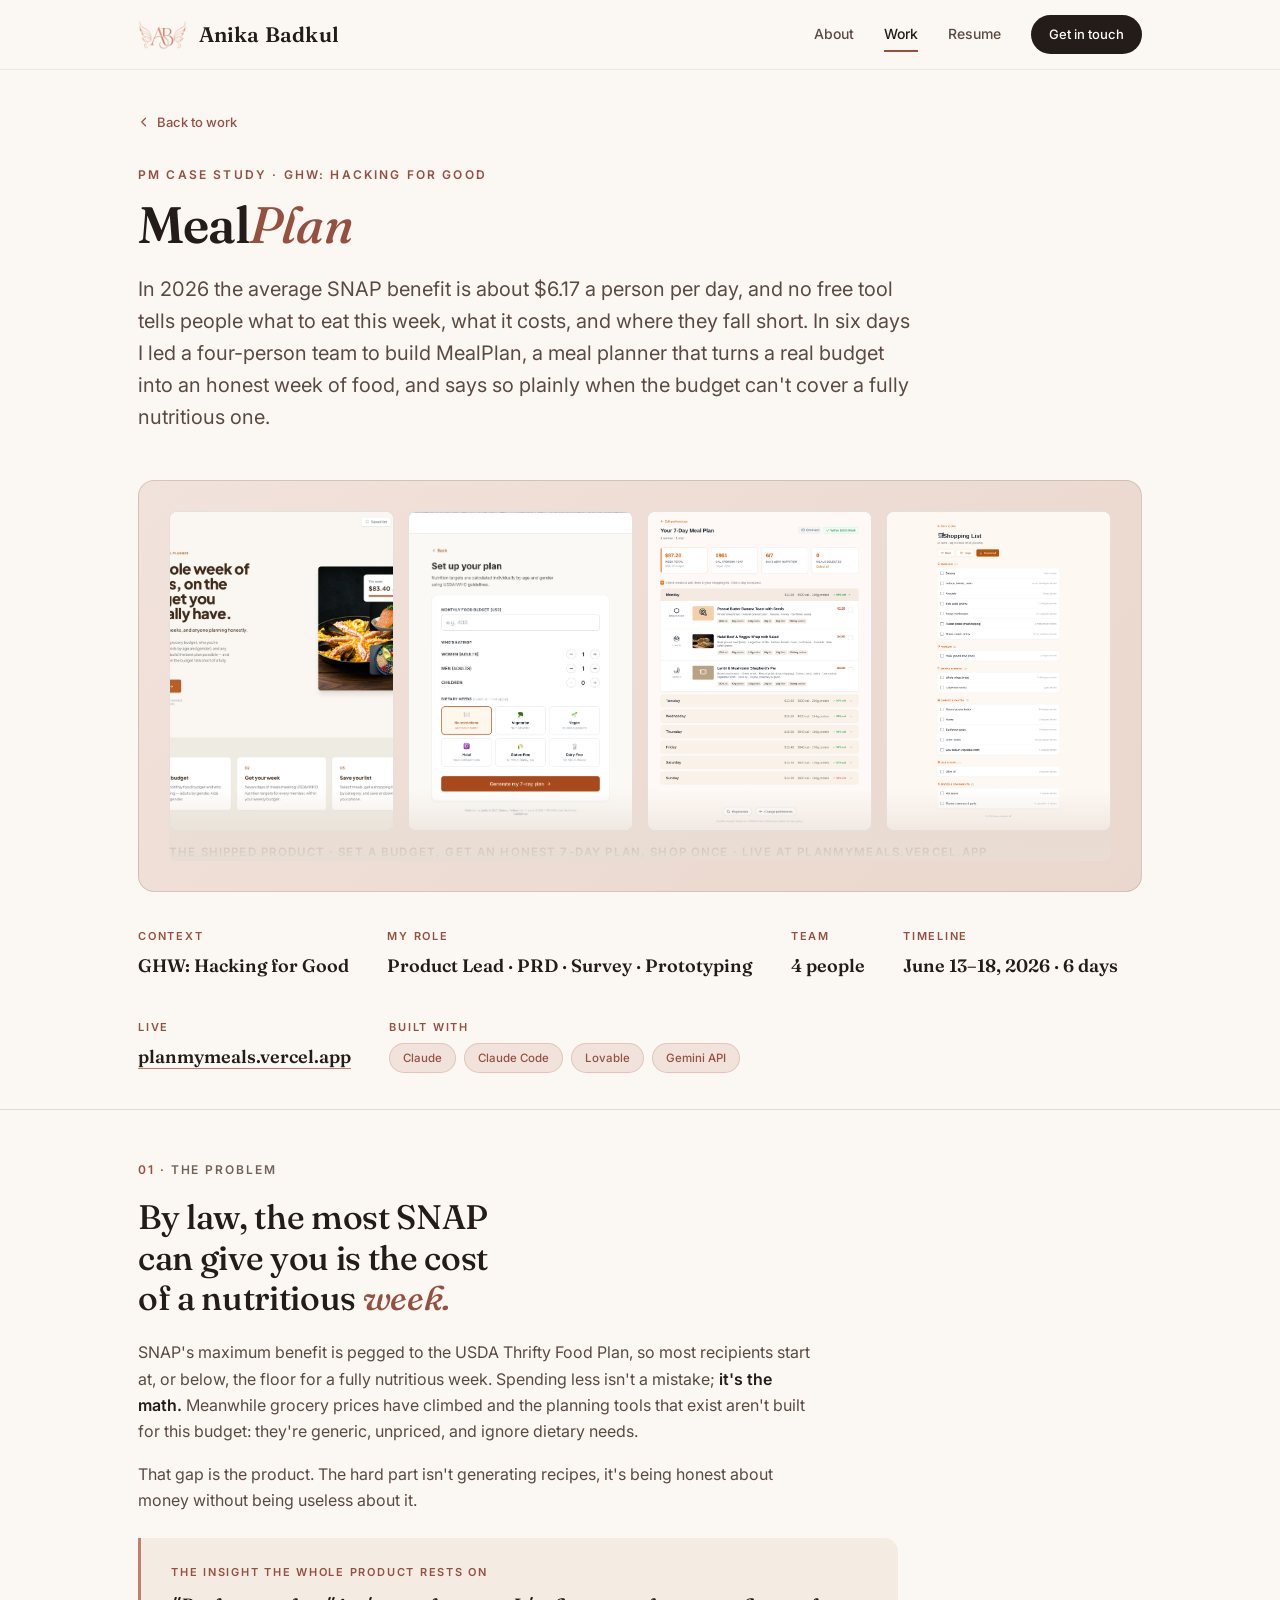
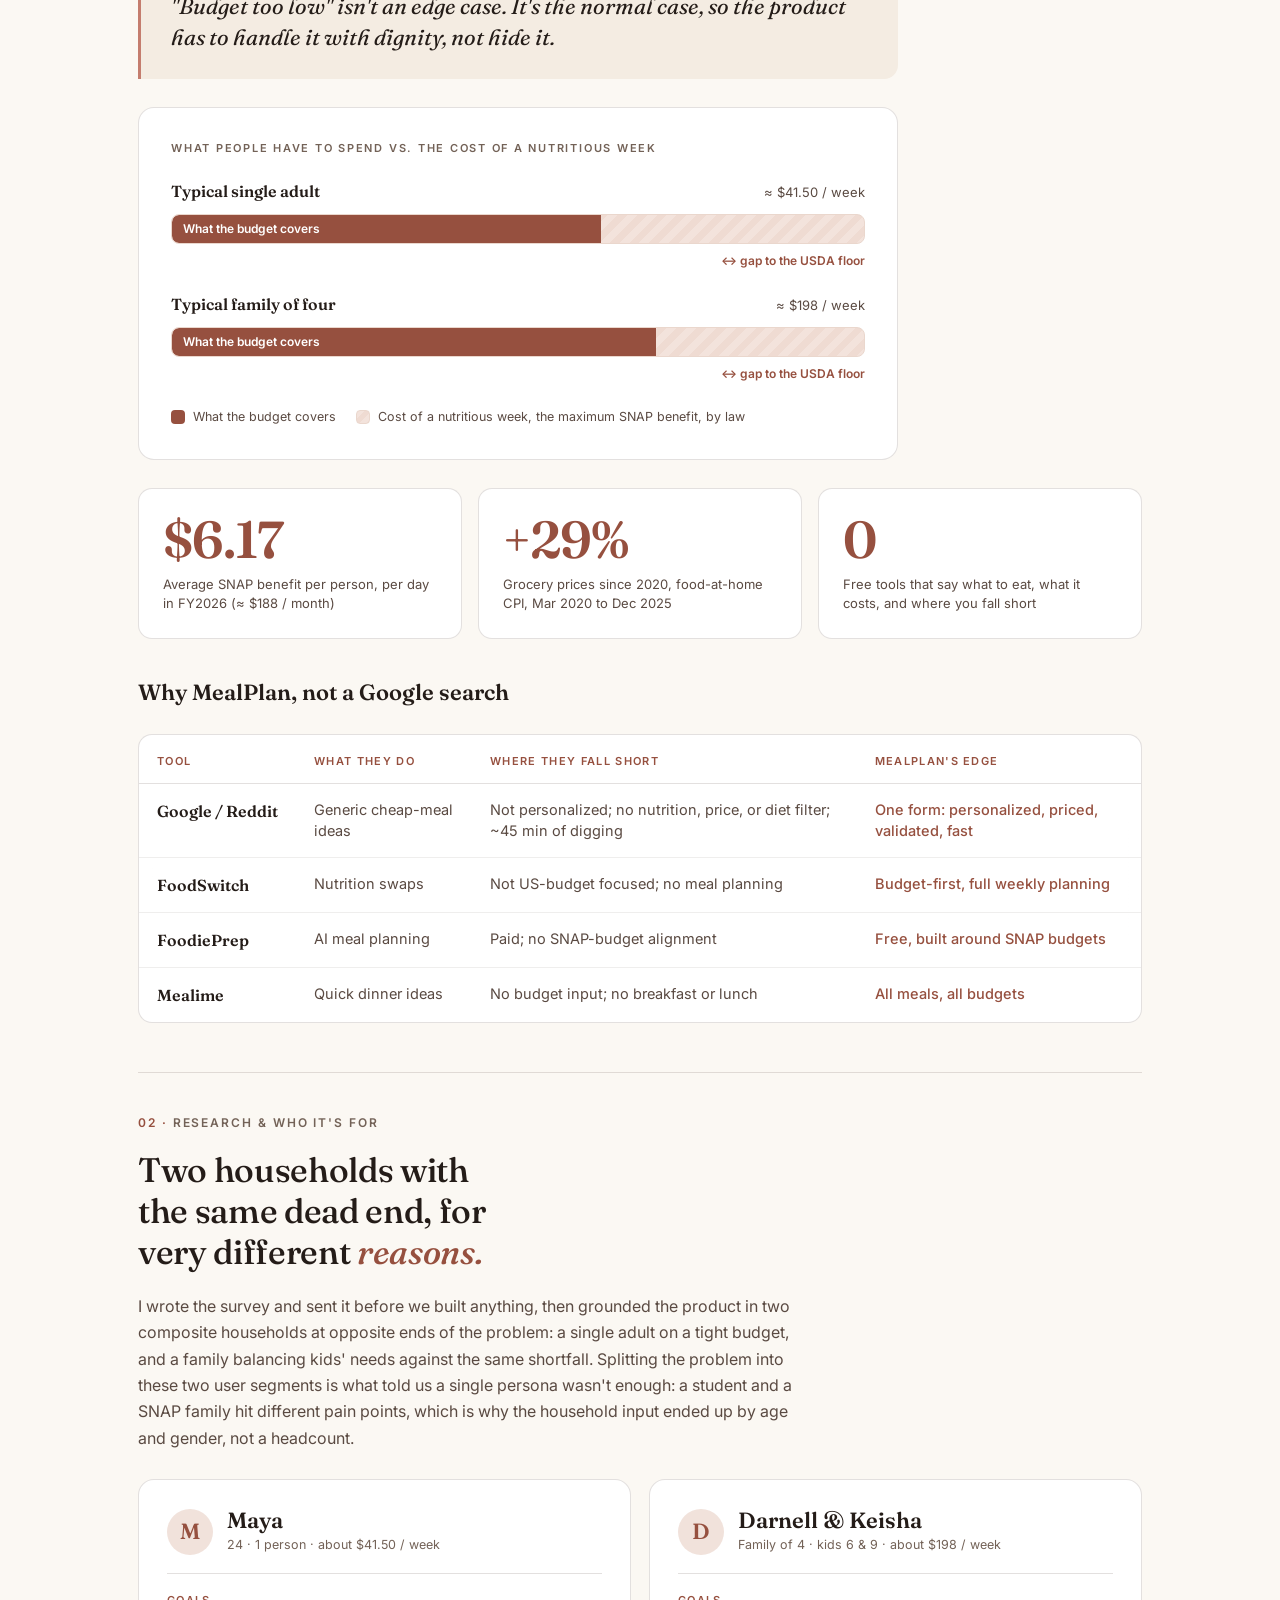
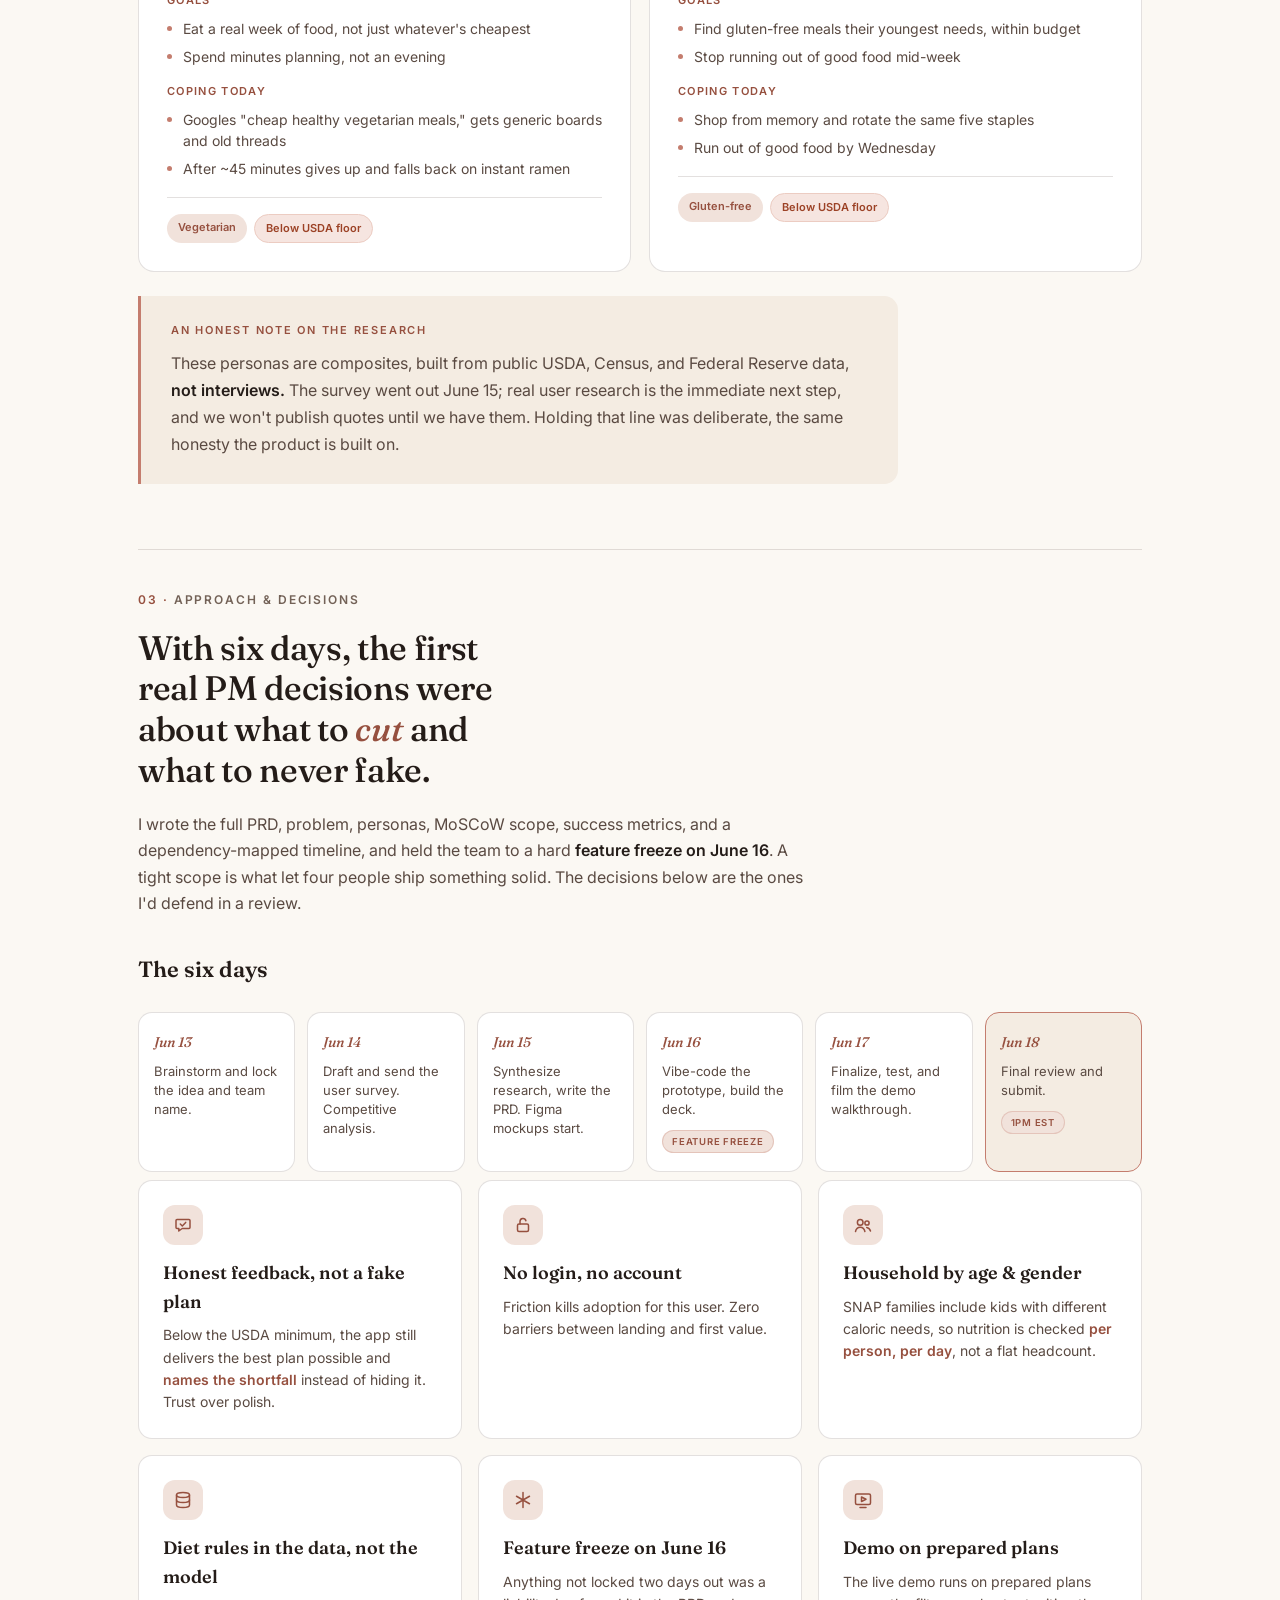
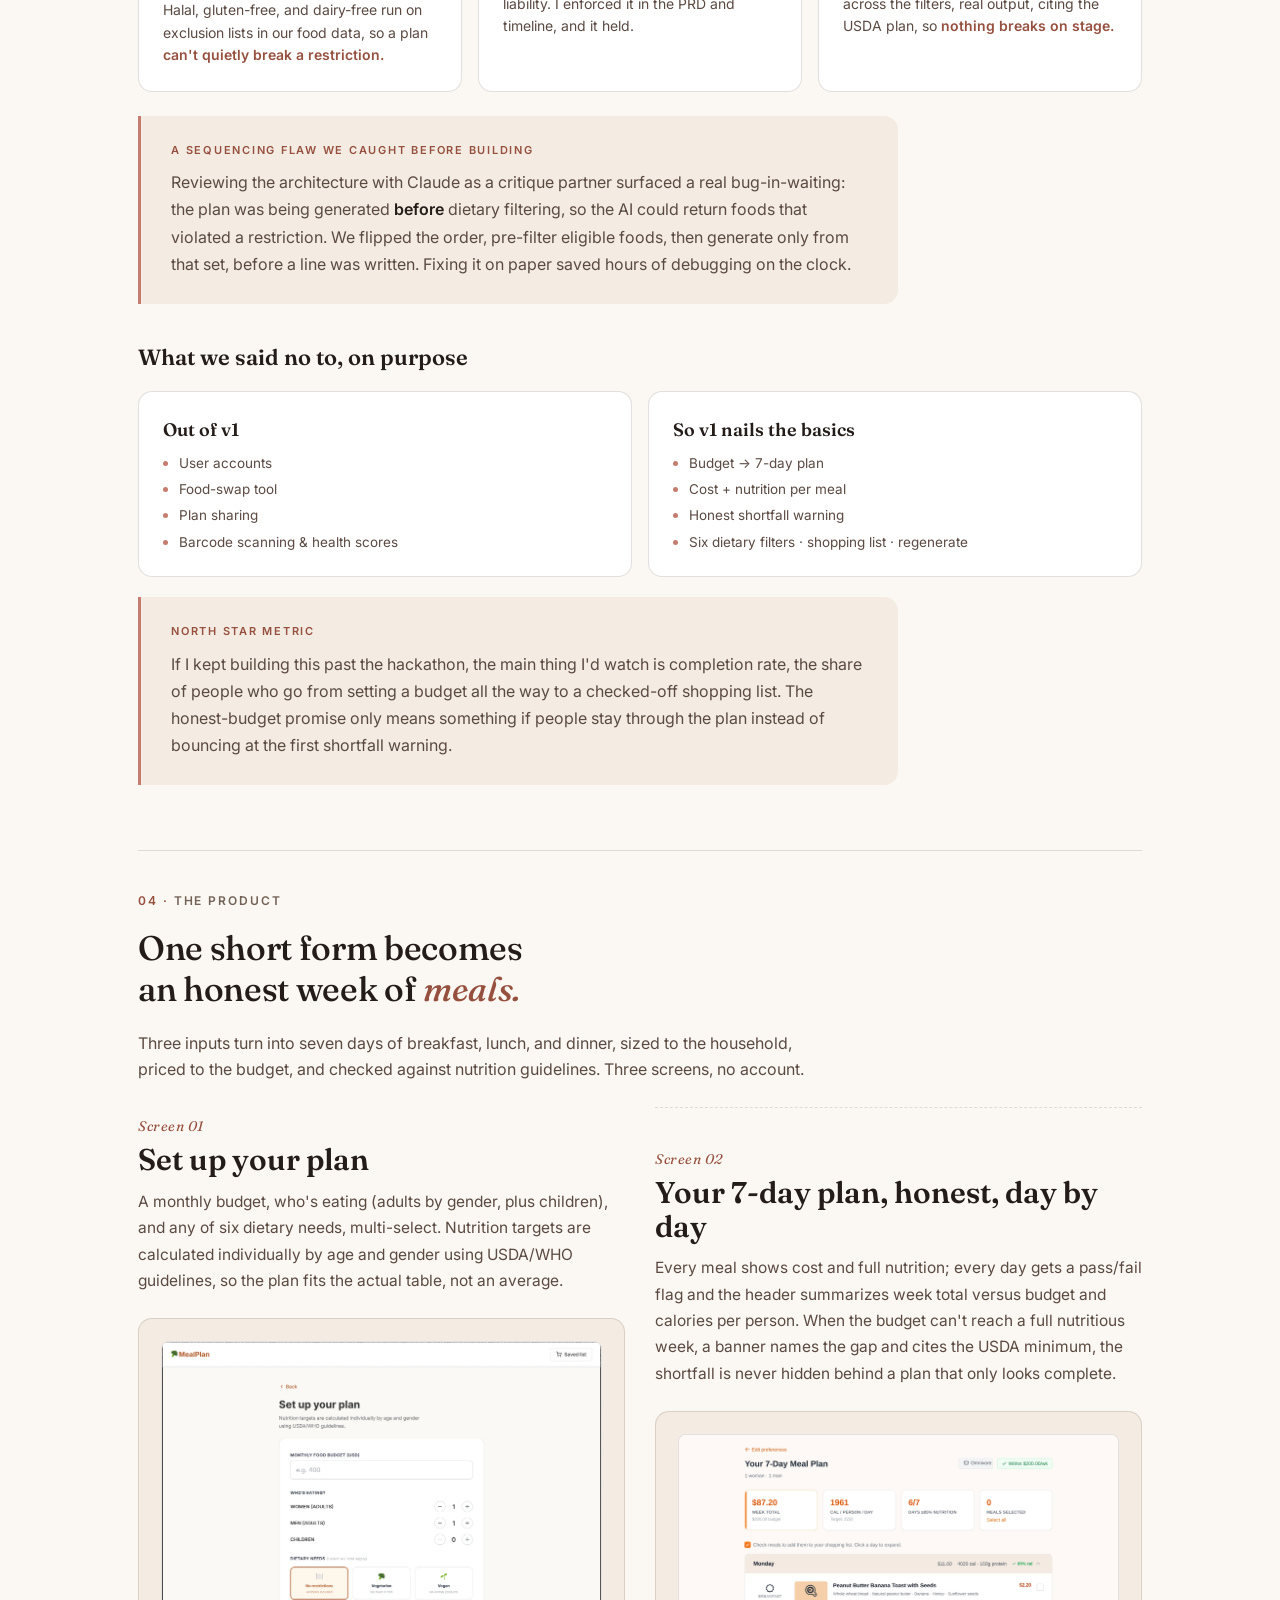
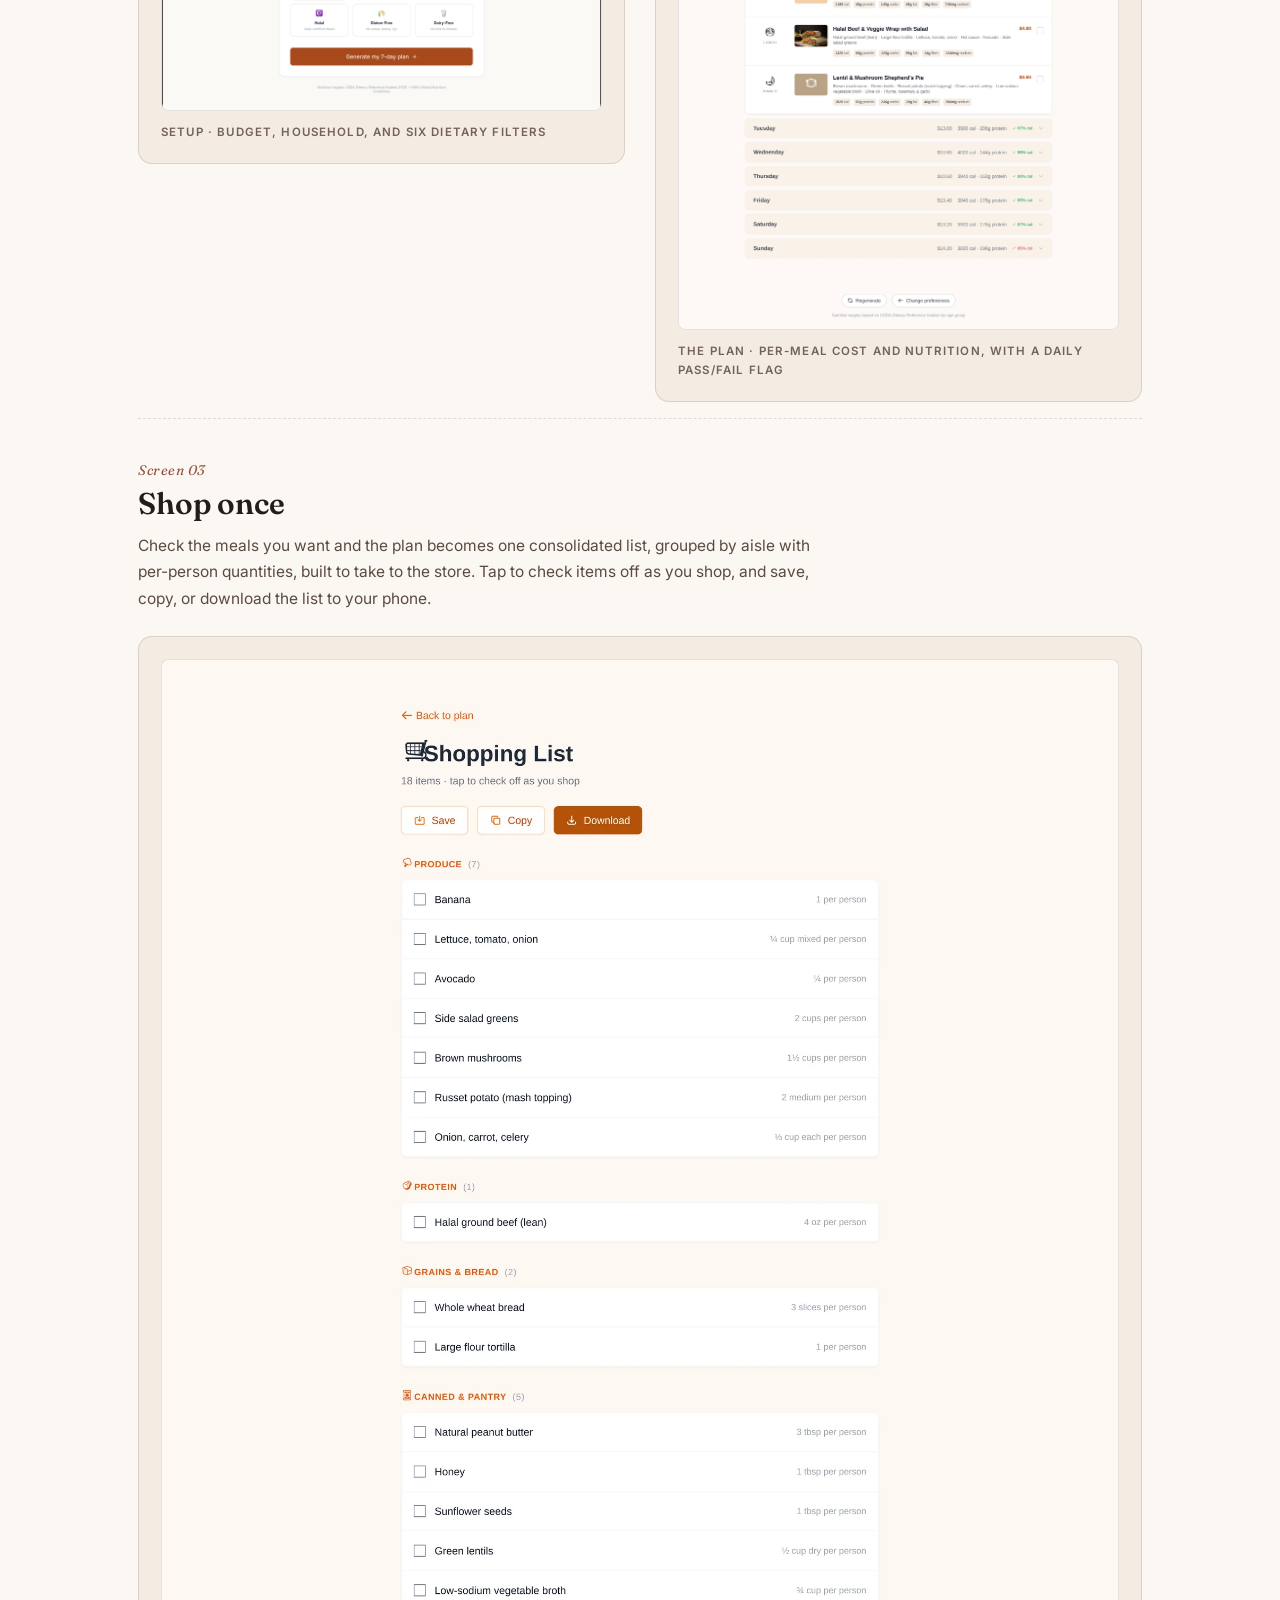
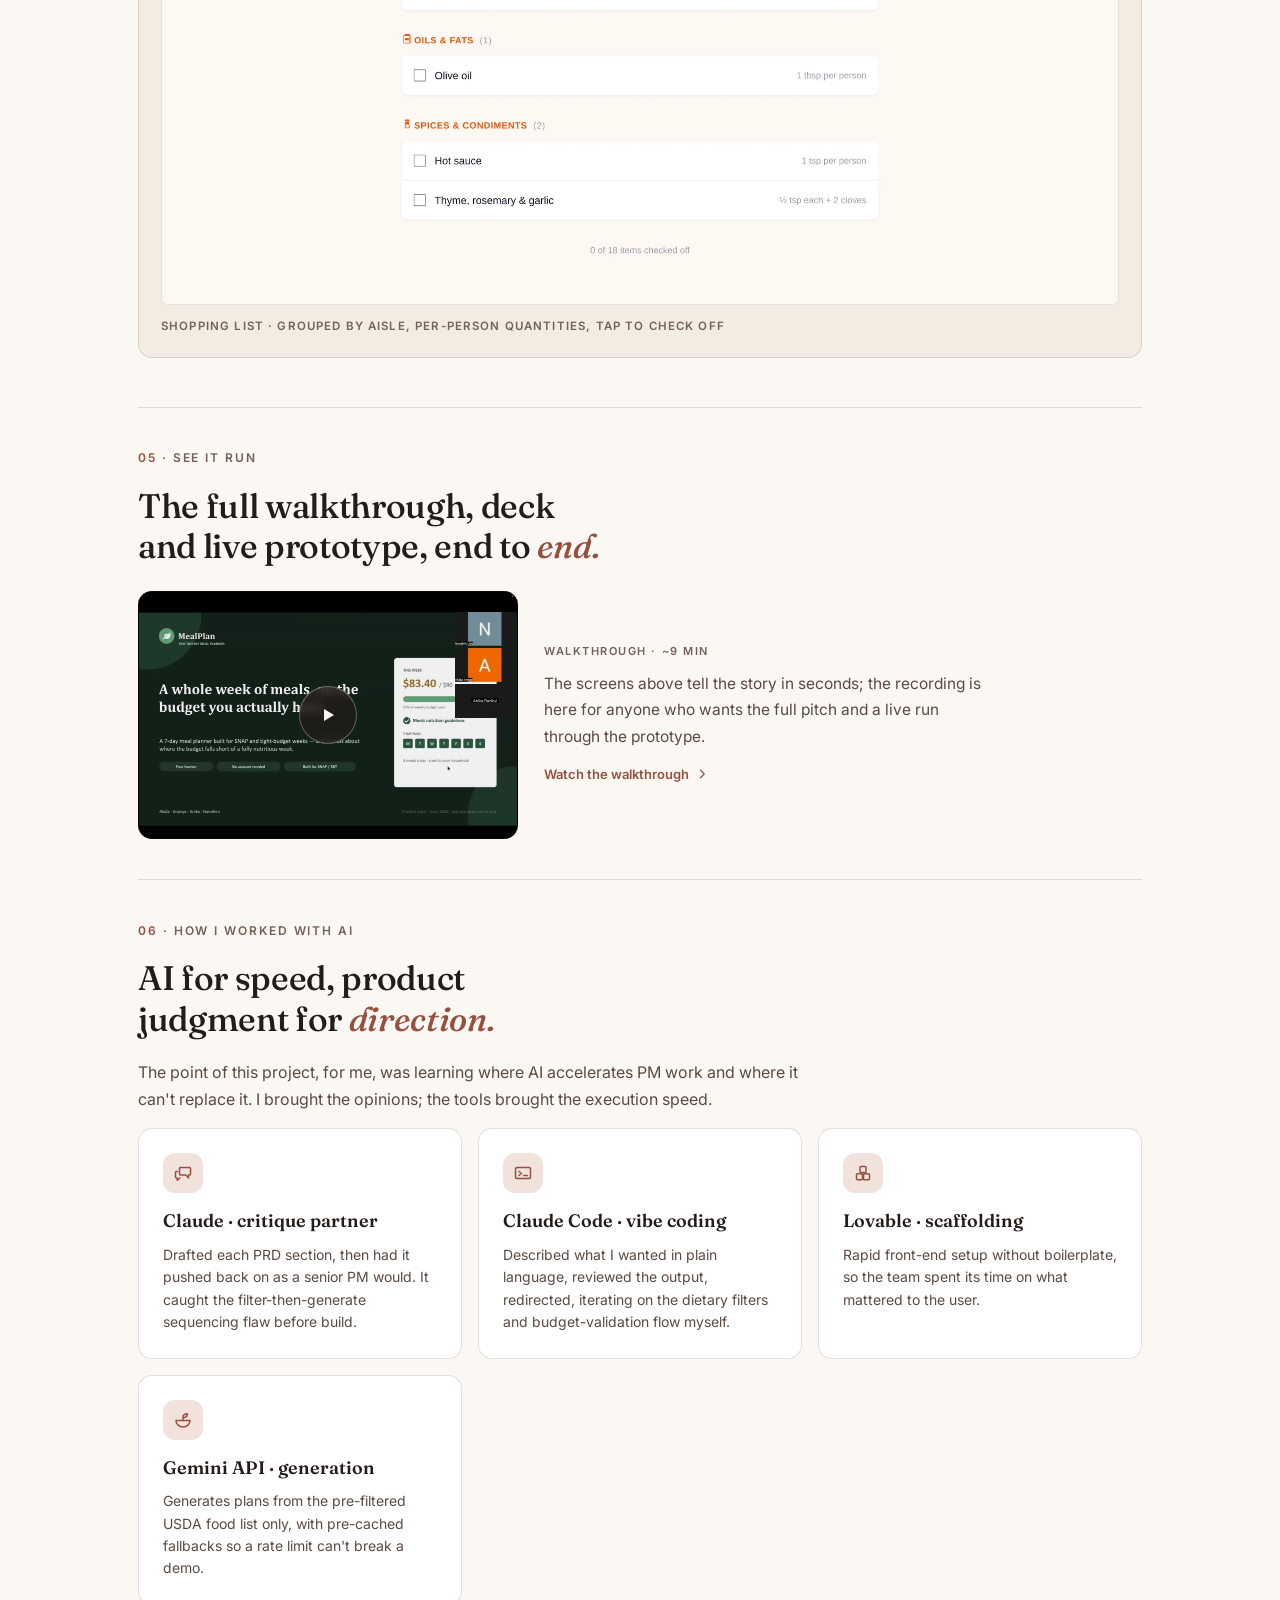
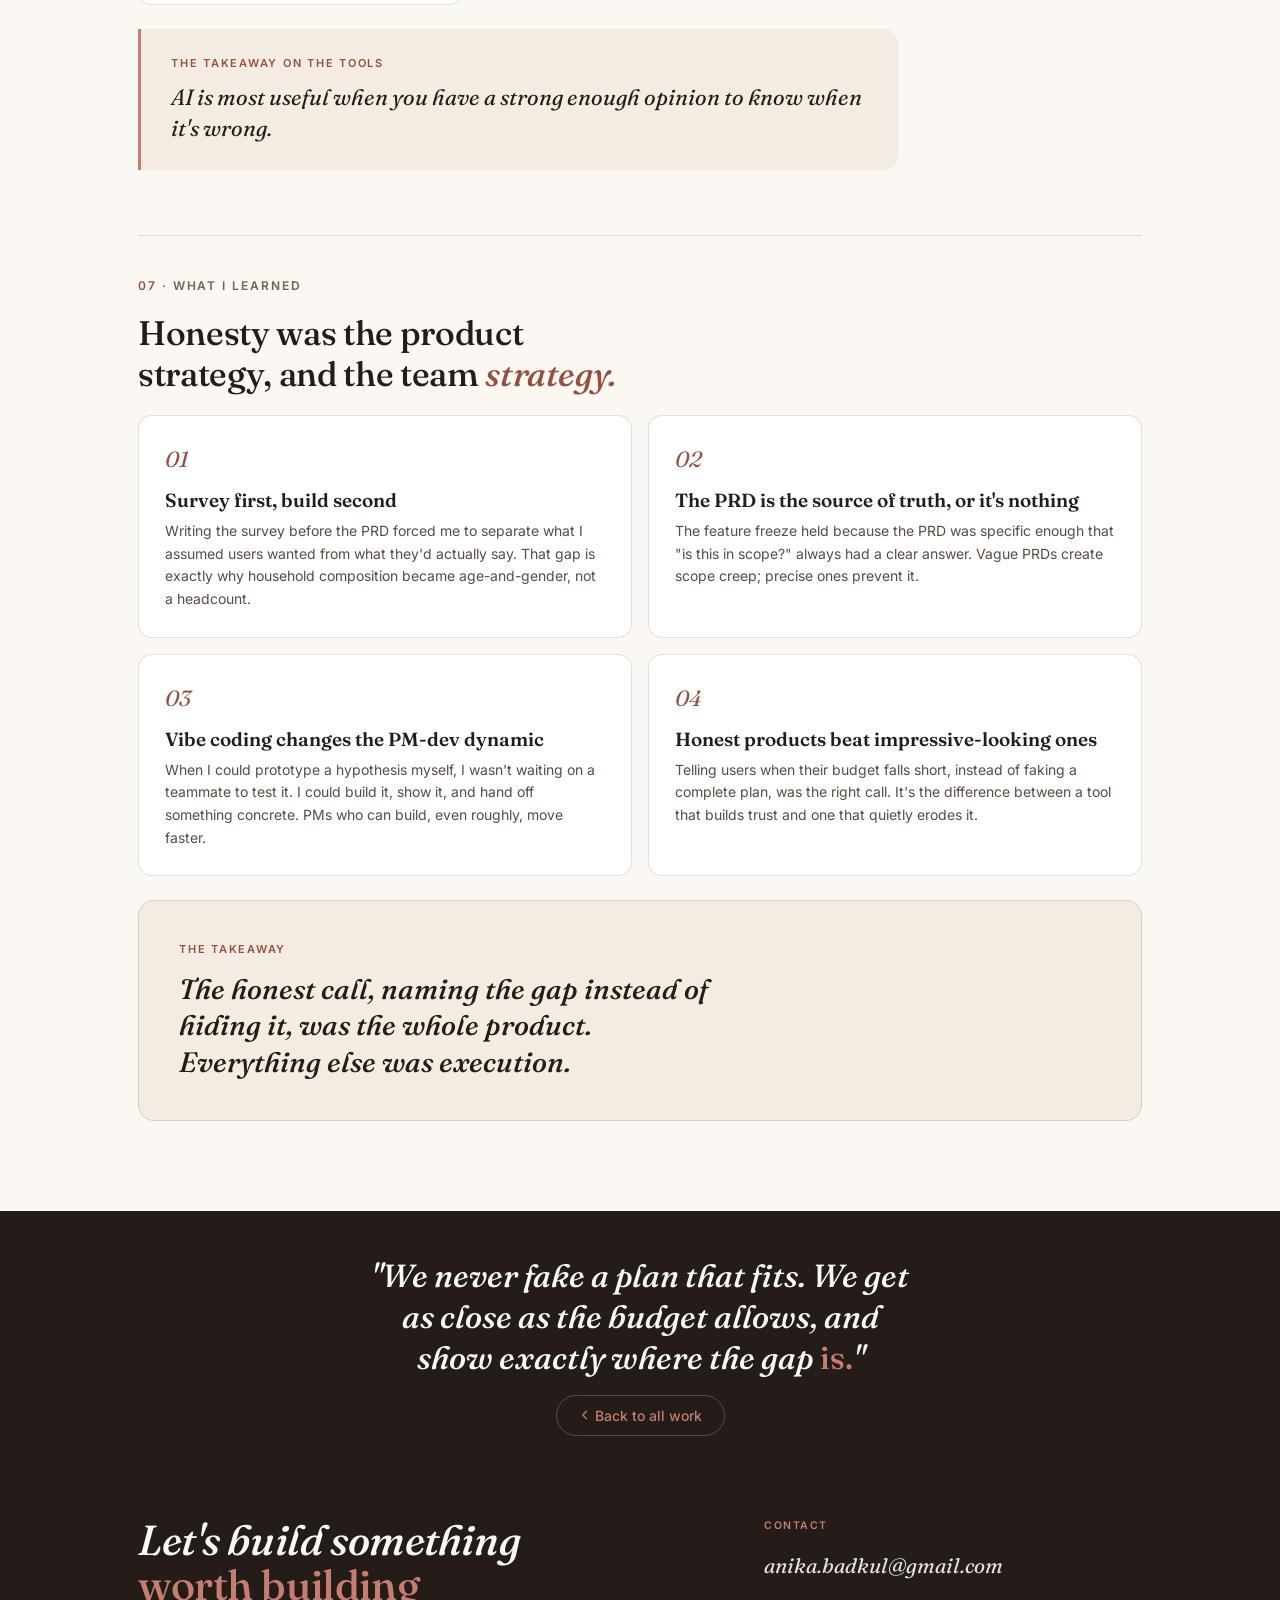
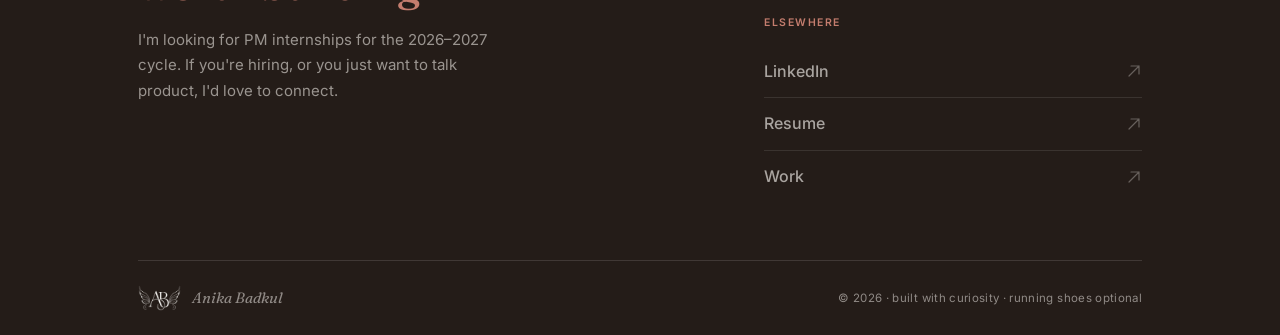
<file: cs-mealplan.html>
<!DOCTYPE html>
<html lang="en">
<head>
<meta charset="UTF-8">
<meta name="viewport" content="width=device-width, initial-scale=1.0">
<title>MealPlan · an honest meal planner · Anika Badkul</title>
<link rel="canonical" href="https://anikabadkul.com/cs-mealplan.html">
<meta name="theme-color" content="#FBF8F3">
<meta name="description" content="A 6-day hackathon build: a SNAP budget becomes an honest 7-day meal plan that names the shortfall instead of hiding it.">
<link rel="icon" type="image/x-icon" href="favicon.ico">
<link rel="apple-touch-icon" href="apple-touch-icon.png">
<meta property="og:type" content="website">
<meta property="og:title" content="MealPlan · an honest meal planner · Anika Badkul">
<meta property="og:description" content="A 6-day hackathon build: a SNAP budget becomes an honest 7-day meal plan that names the shortfall instead of hiding it.">
<meta property="og:image" content="https://anikabadkul.com/images/social-preview.jpg">
<meta property="og:url" content="https://anikabadkul.com/cs-mealplan.html">
<meta name="twitter:card" content="summary_large_image">
<meta name="twitter:title" content="MealPlan · an honest meal planner · Anika Badkul">
<meta name="twitter:description" content="A 6-day hackathon build: a SNAP budget becomes an honest 7-day meal plan that names the shortfall instead of hiding it.">
<meta name="twitter:image" content="https://anikabadkul.com/images/social-preview.jpg">
<link rel="preconnect" href="https://fonts.googleapis.com"><link rel="preconnect" href="https://fonts.gstatic.com" crossorigin><link href="https://fonts.googleapis.com/css2?family=Fraunces:ital,opsz,wght@0,9..144,400;0,9..144,500;0,9..144,600;1,9..144,400;1,9..144,500&family=Inter:wght@400;500;600&display=swap" rel="stylesheet">
<link rel="stylesheet" href="site.css?v=6">
<style>
/* ===== Case study (Brandon-style layout, Anika system), shared csb block ===== */
.csb-hero{padding:clamp(28px,4vh,44px) var(--edge) clamp(18px,2.2vh,26px)}
.csb-back{font-size:13px;color:var(--terra-deep);text-decoration:none;font-weight:500;display:inline-flex;align-items:center;gap:7px;margin-bottom:26px;transition:gap .2s}
.csb-back:hover{gap:11px}
.csb-eyebrow{font-size:12px;letter-spacing:.18em;text-transform:uppercase;color:var(--terra-deep);font-weight:600}
.csb-title{font-family:var(--serif);font-size:clamp(32px,4vw,52px);font-weight:600;line-height:1.04;letter-spacing:-.015em;margin:14px 0 0;text-wrap:balance}
.csb-title em{font-style:italic;font-weight:500;color:var(--terra-deep)}
.csb-lede{font-size:clamp(17px,1.7vw,20px);color:var(--ink2);line-height:1.6;margin-top:22px;max-width:60ch}
.csb-heroshot{margin:clamp(20px,3vh,32px) var(--edge) 0;border:1px solid var(--line);border-radius:16px;overflow:hidden;background:linear-gradient(135deg,var(--blush),var(--blush2));padding:clamp(16px,2.5vw,30px)}
.csb-heroshot img{width:100%;display:block;border-radius:8px;border:1px solid var(--line);max-height:560px;object-fit:cover;object-position:top center}
/* the 1:1 home screenshot rendered ~950px tall on laptops — cap + fade like the other heroes */
.csb-heroshot{position:relative}
.csb-heroshot::after{content:"";position:absolute;left:clamp(16px,2.5vw,30px);right:clamp(16px,2.5vw,30px);
  bottom:clamp(16px,2.5vw,30px);height:72px;pointer-events:none;
  background:linear-gradient(180deg,transparent,#E8DDD4);border-radius:0 0 8px 8px}
.csb-hero-grid{display:grid;grid-template-columns:repeat(4,1fr);gap:14px;align-items:start}
.csb-hero-grid img{background:#fff;object-fit:cover;object-position:top center;height:320px}
.csb-cap{font-size:11.5px;letter-spacing:.1em;text-transform:uppercase;color:var(--ink3);font-weight:600;margin-top:12px}
.csb-meta{display:flex;flex-wrap:wrap;gap:clamp(20px,3vw,48px);padding:clamp(28px,4vh,40px) var(--edge);border-bottom:1px solid var(--line)}
.csb-meta-label{font-size:11px;letter-spacing:.16em;text-transform:uppercase;color:var(--terra-deep);font-weight:600;display:block;margin-bottom:6px}
.csb-meta-val{font-family:var(--serif);font-size:18px;font-weight:600;color:var(--ink)}
.csb-meta-val a{color:inherit;text-decoration:none;border-bottom:1px solid var(--terra)}
.csb-pills{display:flex;flex-wrap:wrap;gap:8px;margin-top:6px}
.csb-pill{font-size:11.5px;color:var(--terra-deep);background:var(--blush);border:1px solid rgba(196,125,110,.3);padding:5px 13px;border-radius:30px;font-weight:500}

.csb-body{padding:clamp(40px,5.5vh,60px) var(--edge);max-width:none}
.csb-sec{padding:clamp(32px,4.5vh,52px) 0;border-top:1px solid var(--line)}
.csb-sec:first-child{border-top:none;padding-top:0}
.csb-label{font-size:12px;letter-spacing:.16em;text-transform:uppercase;color:var(--terra-deep);font-weight:600;margin-bottom:18px}
.csb-label b{color:var(--ink3);font-weight:600}
.csb-statement{font-family:var(--serif);font-size:clamp(24px,2.7vw,34px);font-weight:500;line-height:1.2;letter-spacing:-.01em;color:var(--ink);max-width:20ch;margin-bottom:20px;text-wrap:balance}
.csb-statement.wide{max-width:24ch}
.csb-statement em{font-style:italic;color:var(--terra-deep)}
.csb-p{font-size:16px;color:var(--ink2);line-height:1.65;margin-bottom:16px;max-width:68ch}
.csb-p strong{color:var(--ink);font-weight:600}

.csb-brief{background:var(--paper2);border-left:3px solid var(--terra);border-radius:0 14px 14px 0;padding:26px 30px;margin:24px 0;max-width:760px}
.csb-brief .csb-meta-label{margin-bottom:10px}
.csb-brief q,.csb-brief p{font-family:var(--serif);font-size:22px;font-style:italic;color:var(--ink);line-height:1.4;quotes:none}
.csb-brief p.note{font-family:var(--sans);font-size:16px;font-style:normal;color:var(--ink2);line-height:1.7}
.csb-brief p.note strong{color:var(--ink);font-weight:600}

.csb-stats{display:grid;grid-template-columns:repeat(auto-fit,minmax(150px,1fr));gap:16px;margin-top:28px}
.csb-stat{background:var(--panel);border:1px solid var(--line);border-radius:14px;padding:24px}
.csb-stat-n{font-family:var(--serif);font-size:clamp(34px,4.4vw,52px);font-weight:600;color:var(--terra-deep);line-height:1;letter-spacing:-.02em;font-variant-numeric:lining-nums}
.csb-stat-l{font-size:13px;color:var(--ink2);margin-top:10px;line-height:1.5}

.csb-subhead{font-family:var(--serif);font-size:22px;font-weight:600;color:var(--ink);margin:36px 0 16px}
.csb-cards{display:grid;grid-template-columns:repeat(3,1fr);gap:16px}
.csb-cards.two{grid-template-columns:1fr 1fr}
.csb-cards.four{grid-template-columns:repeat(2,1fr)}
.csb-card{background:var(--panel);border:1px solid var(--line);border-radius:14px;padding:24px}
.csb-card-t{font-family:var(--serif);font-size:18px;font-weight:600;color:var(--ink);margin-bottom:8px}
.csb-card p{font-size:14px;color:var(--ink2);line-height:1.6}
.csb-card p b{color:var(--terra-deep);font-weight:600}
.csb-card ul{list-style:none;margin-top:8px;display:flex;flex-direction:column;gap:6px}
.csb-card li{font-size:13.5px;color:var(--ink2);line-height:1.5;padding-left:16px;position:relative}
.csb-card li::before{content:"";position:absolute;left:0;top:8px;width:5px;height:5px;border-radius:50%;background:var(--terra)}

.csb-personas{display:grid;grid-template-columns:1fr 1fr;gap:18px;margin-top:28px}
.csb-persona{background:var(--panel);border:1px solid var(--line);border-radius:16px;padding:28px}
.csb-persona-top{display:flex;align-items:center;gap:14px;padding-bottom:18px;border-bottom:1px solid var(--line);margin-bottom:18px}
.csb-persona-badge{width:46px;height:46px;border-radius:50%;background:var(--blush);color:var(--terra-deep);font-family:var(--serif);font-size:22px;font-weight:600;display:flex;align-items:center;justify-content:center;flex-shrink:0}
.csb-persona-name{font-family:var(--serif);font-size:22px;font-weight:600;color:var(--ink);line-height:1.1;margin:0}
.csb-persona-meta{font-size:12.5px;color:var(--ink3);margin-top:3px}
.csb-persona h4{font-size:11px;letter-spacing:.12em;text-transform:uppercase;color:var(--terra-deep);font-weight:600;margin:16px 0 8px}
.csb-persona ul{list-style:none;display:flex;flex-direction:column;gap:7px}
.csb-persona li{font-size:14px;color:var(--ink2);line-height:1.5;padding-left:16px;position:relative}
.csb-persona li::before{content:"";position:absolute;left:0;top:8px;width:5px;height:5px;border-radius:50%;background:var(--terra)}
.csb-persona .tags{display:flex;gap:7px;margin-top:18px;padding-top:16px;border-top:1px solid var(--line);flex-wrap:wrap}
.csb-persona .tags span{font-size:11px;font-weight:600;padding:5px 11px;border-radius:30px}
.csb-persona .tags .diet{background:var(--blush);color:var(--terra-deep)}
.csb-persona .tags .floor{background:#F6E5E0;color:#9c4226;border:1px solid #ecccc2}

.csb-feature{padding-top:40px;margin-top:8px;border-top:1px dashed var(--line)}
/* The Product: Screens 01+02 sit side by side on desktop (Screen 03 full width) —
   cuts ~a full fold of scrolling on laptops without losing any content */
.csb-features{display:grid;grid-template-columns:1fr 1fr;gap:0 30px;align-items:start}
.csb-features .csb-feature:last-child{grid-column:1/-1}
@media(max-width:900px){.csb-features{grid-template-columns:1fr}}
.csb-feature:first-of-type{border-top:none;padding-top:8px}
.csb-feature-n{font-family:var(--serif);font-size:14px;font-style:italic;color:var(--terra-deep);letter-spacing:.04em}
.csb-feature-t{font-family:var(--serif);font-size:clamp(22px,2.6vw,30px);font-weight:600;color:var(--ink);margin:6px 0 12px;line-height:1.12}
.csb-feature-d{font-size:15.5px;color:var(--ink2);line-height:1.7;max-width:68ch;margin-bottom:24px}

.csb-fig{margin:24px 0 8px;border:1px solid var(--line);border-radius:14px;overflow:hidden;background:var(--paper2);padding:clamp(12px,2vw,22px)}
.csb-fig img{width:100%;display:block;border-radius:8px;border:1px solid var(--line);background:#fff}

.csb-vid{margin:24px 0 8px;border:1px solid var(--line);border-radius:14px;overflow:hidden;background:#000}
.csb-vid video{width:100%;display:block}

.csb-lessons{display:grid;grid-template-columns:1fr 1fr;gap:16px;margin-top:8px}
.csb-lesson{background:var(--panel);border:1px solid var(--line);border-radius:14px;padding:26px}
.csb-lesson-n{font-family:var(--serif);font-size:22px;font-style:italic;color:var(--terra-deep);display:block;margin-bottom:12px}
.csb-lesson-t{font-family:var(--serif);font-size:19px;font-weight:600;color:var(--ink);margin-bottom:8px;line-height:1.2}
.csb-lesson p{font-size:14px;color:var(--ink2);line-height:1.62}
.csb-takeaway{background:var(--paper2);border:1px solid var(--line);border-radius:16px;padding:clamp(28px,4vw,40px);margin-top:24px}
.csb-takeaway .csb-meta-label{margin-bottom:12px}
.csb-takeaway p{font-family:var(--serif);font-size:clamp(20px,2.4vw,28px);font-style:italic;font-weight:500;color:var(--ink);line-height:1.3;max-width:30ch}

.csb-closing{background:#241C18;color:var(--paper);padding:clamp(38px,5vh,56px) var(--edge);text-align:center}
.csb-closing-q{font-family:var(--serif);font-size:clamp(22px,2.6vw,32px);font-weight:500;font-style:italic;line-height:1.28;max-width:26ch;margin:0 auto 24px;color:var(--paper)}
.csb-closing-q em{font-style:normal;color:var(--terra)}
.csb-closing a{color:var(--terra);text-decoration:none;font-weight:500;font-size:14px;border:1px solid rgba(196,125,110,.4);padding:11px 22px;border-radius:30px;transition:all .2s}
.csb-closing a:hover{background:var(--terra);color:#fff}

/* gap chart, the insight, visualized */
.csb-gap{background:var(--panel);border:1px solid var(--line);border-radius:16px;padding:clamp(24px,3vw,32px);margin:28px 0 8px;max-width:760px}
.csb-gap-cap{font-size:11px;letter-spacing:.16em;text-transform:uppercase;color:var(--ink3);font-weight:600;margin-bottom:22px}
.csb-gap-row{margin-top:22px}
.csb-gap-row:first-of-type{margin-top:0}
.csb-gap-head{display:flex;justify-content:space-between;align-items:baseline;margin-bottom:9px;gap:12px}
.csb-gap-head b{font-family:var(--serif);font-size:16px;font-weight:600;color:var(--ink)}
.csb-gap-head span{font-size:13px;color:var(--ink2)}
.csb-gap-track{position:relative;height:30px;border-radius:8px;border:1px solid var(--blush2);overflow:hidden;background:repeating-linear-gradient(135deg,#F3E3DC 0 7px,#EFDBD2 7px 14px)}
.csb-gap-fill{position:absolute;left:0;top:0;bottom:0;width:0;background:var(--terra-deep);border-radius:7px 0 0 7px;display:flex;align-items:center;transition:width 1.1s var(--ease)}
.reveal.in .csb-gap-fill{width:var(--w)}
.csb-gap-fill b{color:#fff;font-size:12px;font-weight:600;padding-left:11px;white-space:nowrap}
.csb-gap-tail{display:flex;justify-content:flex-end;margin-top:7px}
.csb-gap-tail span{font-size:12px;color:var(--terra-deep);font-weight:600}
.csb-gap-legend{display:flex;gap:20px;margin-top:24px;flex-wrap:wrap;font-size:12.5px;color:var(--ink2)}
.csb-gap-legend i{display:inline-flex;align-items:center;gap:8px;font-style:normal}
@media(max-width:640px){.csb-gap-fill b{display:none}} /* label clipped mid-word in the 62% bar; the legend below carries it */
.csb-gap-sw{width:14px;height:14px;border-radius:4px;display:block;flex-shrink:0}
.csb-gap-sw.fill{background:var(--terra-deep)}
.csb-gap-sw.cost{background:repeating-linear-gradient(135deg,#F3E3DC 0 5px,#EFDBD2 5px 10px);border:1px solid var(--blush2)}

/* competitive table */
.csb-table-wrap{overflow-x:auto;border:1px solid var(--line);border-radius:14px;margin:24px 0 8px;
  /* scroll-shadow: right-edge fade appears only while more columns remain (background-attachment trick) */
  background:
    linear-gradient(90deg,var(--panel) 30%,rgba(255,255,255,0)) left/40px 100%,
    linear-gradient(270deg,var(--panel) 30%,rgba(255,255,255,0)) right/40px 100%,
    radial-gradient(farthest-side at 0 50%,rgba(60,40,32,.18),transparent) left/14px 100%,
    radial-gradient(farthest-side at 100% 50%,rgba(60,40,32,.18),transparent) right/14px 100%,
    var(--panel);
  background-repeat:no-repeat;background-attachment:local,local,scroll,scroll,scroll}
.csb-table{width:100%;min-width:600px;border-collapse:collapse;font-size:14.5px}
.csb-table{background:transparent}
.csb-table th{text-align:left;font-size:11px;letter-spacing:.12em;text-transform:uppercase;color:var(--terra-deep);font-weight:600;padding:18px 18px 12px;border-bottom:1px solid var(--line)}
.csb-table td{padding:15px 18px;border-bottom:1px solid var(--line2);color:var(--ink2);line-height:1.5;vertical-align:top}
.csb-table tr td:first-child{font-family:var(--serif);font-size:16px;font-weight:600;color:var(--ink);white-space:nowrap}
.csb-table td.edge{color:var(--terra-deep);font-weight:500}
.csb-table tr:last-child td{border-bottom:none}

/* six-day timeline strip */
.csb-timeline{display:grid;grid-template-columns:repeat(6,1fr);gap:12px;margin:24px 0 8px}
.csb-day{background:var(--panel);border:1px solid var(--line);border-radius:14px;padding:18px 15px}
.csb-day.end{background:var(--paper2);border-color:var(--terra)}
.csb-day-d{font-family:var(--serif);font-size:14px;font-style:italic;color:var(--terra-deep);font-weight:500;margin-bottom:9px}
.csb-day-t{font-size:13px;color:var(--ink2);line-height:1.45}
.csb-day-tag{display:inline-block;font-size:9.5px;letter-spacing:.08em;text-transform:uppercase;font-weight:600;color:var(--terra-deep);background:var(--blush);border:1px solid rgba(196,125,110,.3);padding:3px 9px;border-radius:20px;margin-top:11px}

/* demo, demoted to an optional walkthrough */
.csb-demo{display:flex;gap:26px;align-items:center;flex-wrap:wrap;margin-top:24px}
.csb-demo-thumb{position:relative;flex:0 0 auto;width:min(380px,100%);border:1px solid var(--line);border-radius:14px;overflow:hidden;display:block;background:#000;transition:transform .25s var(--ease),box-shadow .25s var(--ease)}
.csb-demo-thumb:hover{transform:translateY(-3px);box-shadow:0 18px 40px -24px rgba(80,45,40,.45)}
.csb-demo-thumb img{width:100%;display:block;opacity:.94}
.csb-demo-play{position:absolute;inset:0;display:flex;align-items:center;justify-content:center;border:none;background:none;padding:0;width:100%;cursor:pointer}
.csb-demo-play span{width:58px;height:58px;border-radius:50%;background:rgba(36,28,24,.74);backdrop-filter:blur(4px);display:flex;align-items:center;justify-content:center;border:1px solid rgba(251,248,243,.32)}
.csb-demo-meta{flex:1;min-width:220px}
.csb-demo-meta .len{font-size:11px;letter-spacing:.14em;text-transform:uppercase;color:var(--ink3);font-weight:600;margin-bottom:10px}
.csb-demo-meta p{font-size:15.5px;color:var(--ink2);line-height:1.7;max-width:44ch}
.csb-demo-meta button.watch{display:inline-flex;align-items:center;gap:7px;margin-top:16px;font-size:13px;font-weight:600;color:var(--terra-deep);transition:gap .2s;border:none;background:none;padding:0;cursor:pointer;font-family:inherit}
.csb-demo-meta button.watch:hover{gap:11px}

@media(max-width:820px){
  .csb-hero-grid{grid-template-columns:1fr 1fr}
  .csb-hero-grid img{height:260px}
  .csb-quotes,.csb-personas,.csb-pair,.csb-lessons,.csb-cards,.csb-cards.two,.csb-cards.four{grid-template-columns:1fr}
  .csb-statement{max-width:none}
  .csb-timeline{grid-template-columns:1fr 1fr}
}
</style>
</head>
<body>
<a class="skip-link" href="#main">Skip to content</a>
<div class="read-progress" aria-hidden="true"></div>

<nav>
  <a class="logo" href="index.html" aria-label="Anika Badkul home">
    <img src="/images/brand/logo-mark-rose-sm.png" width="220" height="136" alt="" loading="eager">
    <span class="logo-name">Anika Badkul</span>
  </a>
  <div class="nav-r" id="nav-menu">
    <a href="about.html">About</a>
    <a href="work.html" class="active">Work</a>
    <a href="projects.html" style="display:none">Curiosities</a>
    <a href="resume.html">Resume</a>
    <a href="mailto:anika.badkul@gmail.com" class="nav-cta">Get in touch</a>
  </div>
  <button class="nav-toggle" aria-label="Open menu" aria-expanded="false" aria-controls="nav-menu"><span></span><span></span><span></span></button>
</nav>

<main id="main">
  <!-- HERO -->
  <section class="csb-hero">
    <a href="work.html" class="csb-back"><svg width="12" height="12" viewBox="0 0 16 16" fill="none" aria-hidden="true"><path d="M10 3L5 8l5 5" stroke="currentColor" stroke-width="1.6" stroke-linecap="round" stroke-linejoin="round"/></svg> Back to work</a>
    <div class="csb-eyebrow reveal">PM Case Study · GHW: Hacking for Good</div>
    <h1 class="csb-title reveal d1">Meal<em>Plan</em></h1>
    <p class="csb-lede reveal d2">In 2026 the average SNAP benefit is about $6.17 a person per day, and no free tool tells people what to eat this week, what it costs, and where they fall short. In six days I led a four-person team to build MealPlan, a meal planner that turns a real budget into an honest week of food, and says so plainly when the budget can't cover a fully nutritious one.</p>
  </section>

  <figure class="csb-heroshot reveal">
    <div class="csb-hero-grid">
      <img src="/images/case-studies/mealplan/cs-mp-home.webp" width="1800" height="1804" alt="MealPlan home screen" loading="lazy">
      <img src="/images/case-studies/mealplan/cs-mp-setup.webp" width="1800" height="1506" alt="Set up your plan, budget, household, dietary needs" loading="lazy">
      <img src="/images/case-studies/mealplan/cs-mp-plan.webp" width="1800" height="2026" alt="Your 7-day plan with cost and nutrition" loading="lazy">
      <img src="/images/case-studies/mealplan/cs-mp-shopping.webp" width="1800" height="2342" alt="Consolidated shopping list by aisle" loading="lazy">
    </div>
    <figcaption class="csb-cap">The shipped product · set a budget, get an honest 7-day plan, shop once · live at planmymeals.vercel.app</figcaption>
  </figure>

  <div class="csb-meta">
    <div><span class="csb-meta-label">Context</span><span class="csb-meta-val">GHW: Hacking for Good</span></div>
    <div><span class="csb-meta-label">My role</span><span class="csb-meta-val">Product Lead · PRD · Survey · Prototyping</span></div>
    <div><span class="csb-meta-label">Team</span><span class="csb-meta-val">4 people</span></div>
    <div><span class="csb-meta-label">Timeline</span><span class="csb-meta-val">June 13–18, 2026 · 6 days</span></div>
    <div><span class="csb-meta-label">Live</span><span class="csb-meta-val"><a href="https://planmymeals.vercel.app" target="_blank" rel="noopener">planmymeals.vercel.app</a></span></div>
    <div>
      <span class="csb-meta-label">Built with</span>
      <div class="csb-pills"><span class="csb-pill">Claude</span><span class="csb-pill">Claude Code</span><span class="csb-pill">Lovable</span><span class="csb-pill">Gemini API</span></div>
    </div>
  </div>

  <div class="csb-body">

    <!-- 01 PROBLEM -->
    <section class="csb-sec reveal">
      <div class="csb-label">01 · <b>The Problem</b></div>
      <h2 class="csb-statement wide">By law, the most SNAP can give you is the cost of a nutritious <em>week.</em></h2>
      <p class="csb-p">SNAP's maximum benefit is pegged to the USDA Thrifty Food Plan, so most recipients start at, or below, the floor for a fully nutritious week. Spending less isn't a mistake; <strong>it's the math.</strong> Meanwhile grocery prices have climbed and the planning tools that exist aren't built for this budget: they're generic, unpriced, and ignore dietary needs.</p>
      <p class="csb-p">That gap is the product. The hard part isn't generating recipes, it's being honest about money without being useless about it.</p>
      <div class="csb-brief">
        <span class="csb-meta-label">The insight the whole product rests on</span>
        <p>"Budget too low" isn't an edge case. It's the normal case, so the product has to handle it with dignity, not hide it.</p>
      </div>
      <div class="csb-gap">
        <div class="csb-gap-cap">What people have to spend vs. the cost of a nutritious week</div>
        <div class="csb-gap-row">
          <div class="csb-gap-head"><b>Typical single adult</b><span>≈ $41.50 / week</span></div>
          <div class="csb-gap-track"><span class="csb-gap-fill" style="--w:62%"><b>What the budget covers</b></span></div>
          <div class="csb-gap-tail"><span>↔ gap to the USDA floor</span></div>
        </div>
        <div class="csb-gap-row">
          <div class="csb-gap-head"><b>Typical family of four</b><span>≈ $198 / week</span></div>
          <div class="csb-gap-track"><span class="csb-gap-fill" style="--w:70%"><b>What the budget covers</b></span></div>
          <div class="csb-gap-tail"><span>↔ gap to the USDA floor</span></div>
        </div>
        <div class="csb-gap-legend">
          <i><span class="csb-gap-sw fill"></span>What the budget covers</i>
          <i><span class="csb-gap-sw cost"></span>Cost of a nutritious week, the maximum SNAP benefit, by law</i>
        </div>
      </div>
      <div class="csb-stats">
        <div class="csb-stat"><div class="csb-stat-n">$6.17</div><div class="csb-stat-l">Average SNAP benefit per person, per day in FY2026 (≈ $188 / month)</div></div>
        <div class="csb-stat"><div class="csb-stat-n">+29%</div><div class="csb-stat-l">Grocery prices since 2020, food-at-home CPI, Mar 2020 to Dec 2025</div></div>
        <div class="csb-stat"><div class="csb-stat-n">0</div><div class="csb-stat-l">Free tools that say what to eat, what it costs, and where you fall short</div></div>
      </div>
      <div class="csb-subhead">Why MealPlan, not a Google search</div>
      <div class="csb-table-wrap">
        <table class="csb-table">
          <thead><tr><th>Tool</th><th>What they do</th><th>Where they fall short</th><th>MealPlan's edge</th></tr></thead>
          <tbody>
            <tr><td>Google / Reddit</td><td>Generic cheap-meal ideas</td><td>Not personalized; no nutrition, price, or diet filter; ~45 min of digging</td><td class="edge">One form: personalized, priced, validated, fast</td></tr>
            <tr><td>FoodSwitch</td><td>Nutrition swaps</td><td>Not US-budget focused; no meal planning</td><td class="edge">Budget-first, full weekly planning</td></tr>
            <tr><td>FoodiePrep</td><td>AI meal planning</td><td>Paid; no SNAP-budget alignment</td><td class="edge">Free, built around SNAP budgets</td></tr>
            <tr><td>Mealime</td><td>Quick dinner ideas</td><td>No budget input; no breakfast or lunch</td><td class="edge">All meals, all budgets</td></tr>
          </tbody>
        </table>
      </div>
    </section>

    <!-- 02 RESEARCH / WHO -->
    <section class="csb-sec reveal">
      <div class="csb-label">02 · <b>Research &amp; Who It's For</b></div>
      <h2 class="csb-statement wide">Two households with the same dead end, for very different <em>reasons.</em></h2>
      <p class="csb-p">I wrote the survey and sent it before we built anything, then grounded the product in two composite households at opposite ends of the problem: a single adult on a tight budget, and a family balancing kids' needs against the same shortfall. Splitting the problem into these two user segments is what told us a single persona wasn't enough: a student and a SNAP family hit different pain points, which is why the household input ended up by age and gender, not a headcount.</p>
      <div class="csb-personas">
        <div class="csb-persona">
          <div class="csb-persona-top"><div class="csb-persona-badge">M</div><div><h3 class="csb-persona-name">Maya</h3><div class="csb-persona-meta">24 · 1 person · about $41.50 / week</div></div></div>
          <h4>Goals</h4>
          <ul><li>Eat a real week of food, not just whatever's cheapest</li><li>Spend minutes planning, not an evening</li></ul>
          <h4>Coping today</h4>
          <ul><li>Googles "cheap healthy vegetarian meals," gets generic boards and old threads</li><li>After ~45 minutes gives up and falls back on instant ramen</li></ul>
          <div class="tags"><span class="diet">Vegetarian</span><span class="floor">Below USDA floor</span></div>
        </div>
        <div class="csb-persona">
          <div class="csb-persona-top"><div class="csb-persona-badge">D</div><div><h3 class="csb-persona-name">Darnell &amp; Keisha</h3><div class="csb-persona-meta">Family of 4 · kids 6 &amp; 9 · about $198 / week</div></div></div>
          <h4>Goals</h4>
          <ul><li>Find gluten-free meals their youngest needs, within budget</li><li>Stop running out of good food mid-week</li></ul>
          <h4>Coping today</h4>
          <ul><li>Shop from memory and rotate the same five staples</li><li>Run out of good food by Wednesday</li></ul>
          <div class="tags"><span class="diet">Gluten-free</span><span class="floor">Below USDA floor</span></div>
        </div>
      </div>
      <div class="csb-brief">
        <span class="csb-meta-label">An honest note on the research</span>
        <p class="note">These personas are composites, built from public USDA, Census, and Federal Reserve data, <strong>not interviews.</strong> The survey went out June 15; real user research is the immediate next step, and we won't publish quotes until we have them. Holding that line was deliberate, the same honesty the product is built on.</p>
      </div>
    </section>

    <!-- 03 APPROACH / DECISIONS -->
    <section class="csb-sec reveal">
      <div class="csb-label">03 · <b>Approach &amp; Decisions</b></div>
      <h2 class="csb-statement">With six days, the first real PM decisions were about what to <em>cut</em> and what to never fake.</h2>
      <p class="csb-p">I wrote the full PRD, problem, personas, MoSCoW scope, success metrics, and a dependency-mapped timeline, and held the team to a hard <strong>feature freeze on June 16</strong>. A tight scope is what let four people ship something solid. The decisions below are the ones I'd defend in a review.</p>
      <div class="csb-subhead">The six days</div>
      <div class="csb-timeline">
        <div class="csb-day"><div class="csb-day-d">Jun 13</div><div class="csb-day-t">Brainstorm and lock the idea and team name.</div></div>
        <div class="csb-day"><div class="csb-day-d">Jun 14</div><div class="csb-day-t">Draft and send the user survey. Competitive analysis.</div></div>
        <div class="csb-day"><div class="csb-day-d">Jun 15</div><div class="csb-day-t">Synthesize research, write the PRD. Figma mockups start.</div></div>
        <div class="csb-day"><div class="csb-day-d">Jun 16</div><div class="csb-day-t">Vibe-code the prototype, build the deck.</div><span class="csb-day-tag">Feature freeze</span></div>
        <div class="csb-day"><div class="csb-day-d">Jun 17</div><div class="csb-day-t">Finalize, test, and film the demo walkthrough.</div></div>
        <div class="csb-day end"><div class="csb-day-d">Jun 18</div><div class="csb-day-t">Final review and submit.</div><span class="csb-day-tag">1pm EST</span></div>
      </div>
      <div class="csb-cards">
        <div class="csb-card"><span class="li-ic" aria-hidden="true"><svg width="20" height="20" viewBox="0 0 20 20" fill="none" stroke="currentColor" stroke-width="1.5" stroke-linecap="round" stroke-linejoin="round"><path d="M4 4.5h12a1 1 0 011 1v7a1 1 0 01-1 1H9.2L5.8 16v-2.5H4a1 1 0 01-1-1v-7a1 1 0 011-1z"/><path d="M7.3 9l2 2 3.4-3.6"/></svg></span><div class="csb-card-t">Honest feedback, not a fake plan</div><p>Below the USDA minimum, the app still delivers the best plan possible and <b>names the shortfall</b> instead of hiding it. Trust over polish.</p></div>
        <div class="csb-card"><span class="li-ic" aria-hidden="true"><svg width="20" height="20" viewBox="0 0 20 20" fill="none" stroke="currentColor" stroke-width="1.5" stroke-linecap="round" stroke-linejoin="round"><rect x="4.5" y="9" width="11" height="7.5" rx="1.5"/><path d="M7 9V6.4a3 3 0 015.9-.7"/></svg></span><div class="csb-card-t">No login, no account</div><p>Friction kills adoption for this user. Zero barriers between landing and first value.</p></div>
        <div class="csb-card"><span class="li-ic" aria-hidden="true"><svg width="20" height="20" viewBox="0 0 20 20" fill="none" stroke="currentColor" stroke-width="1.5" stroke-linecap="round" stroke-linejoin="round"><circle cx="7.2" cy="7.4" r="2.8"/><path d="M2.5 16.5c.6-2.7 2.4-4.2 4.7-4.2s4.1 1.5 4.7 4.2"/><circle cx="14" cy="8" r="2.1"/><path d="M13.7 12.4c1.9.3 3.2 1.6 3.8 3.6"/></svg></span><div class="csb-card-t">Household by age &amp; gender</div><p>SNAP families include kids with different caloric needs, so nutrition is checked <b>per person, per day</b>, not a flat headcount.</p></div>
        <div class="csb-card"><span class="li-ic" aria-hidden="true"><svg width="20" height="20" viewBox="0 0 20 20" fill="none" stroke="currentColor" stroke-width="1.5" stroke-linecap="round" stroke-linejoin="round"><ellipse cx="10" cy="5" rx="6.5" ry="2.5"/><path d="M3.5 5v10c0 1.4 2.9 2.5 6.5 2.5s6.5-1.1 6.5-2.5V5"/><path d="M3.5 10c0 1.4 2.9 2.5 6.5 2.5s6.5-1.1 6.5-2.5"/></svg></span><div class="csb-card-t">Diet rules in the data, not the model</div><p>Halal, gluten-free, and dairy-free run on exclusion lists in our food data, so a plan <b>can't quietly break a restriction.</b></p></div>
        <div class="csb-card"><span class="li-ic" aria-hidden="true"><svg width="20" height="20" viewBox="0 0 20 20" fill="none" stroke="currentColor" stroke-width="1.5" stroke-linecap="round" stroke-linejoin="round"><path d="M10 2.5v15M3.5 6.25l13 7.5M16.5 6.25l-13 7.5"/></svg></span><div class="csb-card-t">Feature freeze on June 16</div><p>Anything not locked two days out was a liability. I enforced it in the PRD and timeline, and it held.</p></div>
        <div class="csb-card"><span class="li-ic" aria-hidden="true"><svg width="20" height="20" viewBox="0 0 20 20" fill="none" stroke="currentColor" stroke-width="1.5" stroke-linecap="round" stroke-linejoin="round"><rect x="2.5" y="4" width="15" height="10.5" rx="1.5"/><path d="M8.5 7l4.5 2.25L8.5 11.5z"/><path d="M7 17.5h6"/></svg></span><div class="csb-card-t">Demo on prepared plans</div><p>The live demo runs on prepared plans across the filters, real output, citing the USDA plan, so <b>nothing breaks on stage.</b></p></div>
      </div>
      <div class="csb-brief">
        <span class="csb-meta-label">A sequencing flaw we caught before building</span>
        <p class="note">Reviewing the architecture with Claude as a critique partner surfaced a real bug-in-waiting: the plan was being generated <strong>before</strong> dietary filtering, so the AI could return foods that violated a restriction. We flipped the order, pre-filter eligible foods, then generate only from that set, before a line was written. Fixing it on paper saved hours of debugging on the clock.</p>
      </div>
      <div class="csb-subhead">What we said no to, on purpose</div>
      <div class="csb-cards four">
        <div class="csb-card"><div class="csb-card-t">Out of v1</div><ul><li>User accounts</li><li>Food-swap tool</li><li>Plan sharing</li><li>Barcode scanning &amp; health scores</li></ul></div>
        <div class="csb-card"><div class="csb-card-t">So v1 nails the basics</div><ul><li>Budget → 7-day plan</li><li>Cost + nutrition per meal</li><li>Honest shortfall warning</li><li>Six dietary filters · shopping list · regenerate</li></ul></div>
      </div>
      <div class="csb-brief" style="margin-top:20px">
        <span class="csb-meta-label">North Star metric</span>
        <p class="note" style="font-family:var(--sans);font-size:16px;font-style:normal;color:var(--ink2);line-height:1.7">If I kept building this past the hackathon, the main thing I'd watch is completion rate, the share of people who go from setting a budget all the way to a checked-off shopping list. The honest-budget promise only means something if people stay through the plan instead of bouncing at the first shortfall warning.</p>
      </div>
    </section>

    <!-- 04 PRODUCT -->
    <section class="csb-sec reveal">
      <div class="csb-label">04 · <b>The Product</b></div>
      <h2 class="csb-statement wide">One short form becomes an honest week of <em>meals.</em></h2>
      <p class="csb-p">Three inputs turn into seven days of breakfast, lunch, and dinner, sized to the household, priced to the budget, and checked against nutrition guidelines. Three screens, no account.</p>

      <div class="csb-features">
<div class="csb-feature">
        <div class="csb-feature-n">Screen 01</div>
        <h3 class="csb-feature-t">Set up your plan</h3>
        <p class="csb-feature-d">A monthly budget, who's eating (adults by gender, plus children), and any of six dietary needs, multi-select. Nutrition targets are calculated individually by age and gender using USDA/WHO guidelines, so the plan fits the actual table, not an average.</p>
        <figure class="csb-fig"><img src="/images/case-studies/mealplan/cs-mp-setup.webp" width="1800" height="1506" alt="Set up your plan screen, budget, household counts, and six dietary filters" loading="lazy"><figcaption class="csb-cap">Setup · budget, household, and six dietary filters</figcaption></figure>
      </div>

      <div class="csb-feature">
        <div class="csb-feature-n">Screen 02</div>
        <h3 class="csb-feature-t">Your 7-day plan, honest, day by day</h3>
        <p class="csb-feature-d">Every meal shows cost and full nutrition; every day gets a pass/fail flag and the header summarizes week total versus budget and calories per person. When the budget can't reach a full nutritious week, a banner names the gap and cites the USDA minimum, the shortfall is never hidden behind a plan that only looks complete.</p>
        <figure class="csb-fig"><img src="/images/case-studies/mealplan/cs-mp-plan.webp" width="1800" height="2026" alt="7-day plan, week total, calories per person, days meeting nutrition, and expandable days with per-meal cost and nutrition" loading="lazy"><figcaption class="csb-cap">The plan · per-meal cost and nutrition, with a daily pass/fail flag</figcaption></figure>
      </div>

      <div class="csb-feature">
        <div class="csb-feature-n">Screen 03</div>
        <h3 class="csb-feature-t">Shop once</h3>
        <p class="csb-feature-d">Check the meals you want and the plan becomes one consolidated list, grouped by aisle with per-person quantities, built to take to the store. Tap to check items off as you shop, and save, copy, or download the list to your phone.</p>
        <figure class="csb-fig"><img src="/images/case-studies/mealplan/cs-mp-shopping.webp" width="1800" height="2342" alt="Shopping list grouped by aisle with per-person quantities and tap-to-check-off" loading="lazy"><figcaption class="csb-cap">Shopping list · grouped by aisle, per-person quantities, tap to check off</figcaption></figure>
      </div>
    </div><!-- /csb-features -->
</section>

    <!-- 05 DEMO -->
    <section class="csb-sec reveal">
      <div class="csb-label">05 · <b>See It Run</b></div>
      <h2 class="csb-statement wide">The full walkthrough, deck and live prototype, end to <em>end.</em></h2>
      <div class="csb-demo">
        <div class="csb-demo-thumb" id="mp-demo-thumb">
          <img src="/images/case-studies/mealplan/cs-mp-demo-poster.jpg" width="1512" height="982" alt="MealPlan demo walkthrough" loading="lazy">
          <button type="button" class="csb-demo-play" aria-label="Play the MealPlan walkthrough video" data-demo-thumb="mp-demo-thumb" data-demo-src="/images/case-studies/mealplan/cs-mp-demo.mp4" data-demo-poster="/images/case-studies/mealplan/cs-mp-demo-poster.jpg"><span><svg width="20" height="20" viewBox="0 0 20 20" fill="none"><path d="M6 4l10 6-10 6V4z" fill="#FBF8F3"/></svg></span></button>
        </div>
        <div class="csb-demo-meta">
          <div class="len">Walkthrough · ~9 min</div>
          <p>The screens above tell the story in seconds; the recording is here for anyone who wants the full pitch and a live run through the prototype.</p>
          <button type="button" class="watch" data-demo-thumb="mp-demo-thumb" data-demo-src="/images/case-studies/mealplan/cs-mp-demo.mp4" data-demo-poster="/images/case-studies/mealplan/cs-mp-demo-poster.jpg">Watch the walkthrough <svg width="12" height="12" viewBox="0 0 16 16" fill="none" aria-hidden="true"><path d="M6 3l5 5-5 5" stroke="currentColor" stroke-width="1.6" stroke-linecap="round" stroke-linejoin="round"/></svg></button>
        </div>
      </div>
    </section>

    <!-- 06 AI -->
    <section class="csb-sec reveal">
      <div class="csb-label">06 · <b>How I Worked With AI</b></div>
      <h2 class="csb-statement wide">AI for speed, product judgment for <em>direction.</em></h2>
      <p class="csb-p">The point of this project, for me, was learning where AI accelerates PM work and where it can't replace it. I brought the opinions; the tools brought the execution speed.</p>
      <div class="csb-cards">
        <div class="csb-card"><span class="li-ic" aria-hidden="true"><svg width="20" height="20" viewBox="0 0 20 20" fill="none" stroke="currentColor" stroke-width="1.5" stroke-linecap="round" stroke-linejoin="round"><path d="M7.5 4.5h9a1 1 0 011 1v5.5a1 1 0 01-1 1h-1V15l-2.6-3H7.5a1 1 0 01-1-1V5.5a1 1 0 011-1z"/><path d="M4.5 8.5H3.5a1 1 0 00-1 1v4.5a1 1 0 001 1h.8v2.5l2.6-2.5"/></svg></span><div class="csb-card-t">Claude · critique partner</div><p>Drafted each PRD section, then had it pushed back on as a senior PM would. It caught the filter-then-generate sequencing flaw before build.</p></div>
        <div class="csb-card"><span class="li-ic" aria-hidden="true"><svg width="20" height="20" viewBox="0 0 20 20" fill="none" stroke="currentColor" stroke-width="1.5" stroke-linecap="round" stroke-linejoin="round"><rect x="2.5" y="4.5" width="15" height="11" rx="1.5"/><path d="M6 8.5l2.5 2L6 12.5M10.7 12.5h3.8"/></svg></span><div class="csb-card-t">Claude Code · vibe coding</div><p>Described what I wanted in plain language, reviewed the output, redirected, iterating on the dietary filters and budget-validation flow myself.</p></div>
        <div class="csb-card"><span class="li-ic" aria-hidden="true"><svg width="20" height="20" viewBox="0 0 20 20" fill="none" stroke="currentColor" stroke-width="1.5" stroke-linecap="round" stroke-linejoin="round"><rect x="3.5" y="10.8" width="6" height="6" rx="1"/><rect x="10.5" y="10.8" width="6" height="6" rx="1"/><rect x="7" y="3.4" width="6" height="6" rx="1"/></svg></span><div class="csb-card-t">Lovable · scaffolding</div><p>Rapid front-end setup without boilerplate, so the team spent its time on what mattered to the user.</p></div>
        <div class="csb-card"><span class="li-ic" aria-hidden="true"><svg width="20" height="20" viewBox="0 0 20 20" fill="none" stroke="currentColor" stroke-width="1.5" stroke-linecap="round" stroke-linejoin="round"><path d="M3 10.5h14c0 3.6-3.1 6.5-7 6.5s-7-2.9-7-6.5z"/><path d="M10 10.5V7.7c0-2.4 1.9-3.9 4.4-3.9 0 2.4-1.9 3.9-4.4 3.9"/></svg></span><div class="csb-card-t">Gemini API · generation</div><p>Generates plans from the pre-filtered USDA food list only, with pre-cached fallbacks so a rate limit can't break a demo.</p></div>
      </div>
      <div class="csb-brief">
        <span class="csb-meta-label">The takeaway on the tools</span>
        <p>AI is most useful when you have a strong enough opinion to know when it's wrong.</p>
      </div>
    </section>

    <!-- 07 LEARNED -->
    <section class="csb-sec reveal">
      <div class="csb-label">07 · <b>What I Learned</b></div>
      <h2 class="csb-statement wide">Honesty was the product strategy, and the team <em>strategy.</em></h2>
      <div class="csb-lessons">
        <div class="csb-lesson"><span class="csb-lesson-n">01</span><div class="csb-lesson-t">Survey first, build second</div><p>Writing the survey before the PRD forced me to separate what I assumed users wanted from what they'd actually say. That gap is exactly why household composition became age-and-gender, not a headcount.</p></div>
        <div class="csb-lesson"><span class="csb-lesson-n">02</span><div class="csb-lesson-t">The PRD is the source of truth, or it's nothing</div><p>The feature freeze held because the PRD was specific enough that "is this in scope?" always had a clear answer. Vague PRDs create scope creep; precise ones prevent it.</p></div>
        <div class="csb-lesson"><span class="csb-lesson-n">03</span><div class="csb-lesson-t">Vibe coding changes the PM-dev dynamic</div><p>When I could prototype a hypothesis myself, I wasn't waiting on a teammate to test it. I could build it, show it, and hand off something concrete. PMs who can build, even roughly, move faster.</p></div>
        <div class="csb-lesson"><span class="csb-lesson-n">04</span><div class="csb-lesson-t">Honest products beat impressive-looking ones</div><p>Telling users when their budget falls short, instead of faking a complete plan, was the right call. It's the difference between a tool that builds trust and one that quietly erodes it.</p></div>
      </div>
      <div class="csb-takeaway">
        <span class="csb-meta-label">The takeaway</span>
        <p>The honest call, naming the gap instead of hiding it, was the whole product. Everything else was execution.</p>
      </div>
    </section>

  </div>

  <!-- CLOSING -->
  <section class="csb-closing reveal">
    <div class="csb-closing-q">"We never fake a plan that fits. We get as close as the budget allows, and show exactly where the gap <em>is.</em>"</div>
    <a href="work.html"><svg width="12" height="12" viewBox="0 0 16 16" fill="none" aria-hidden="true"><path d="M10 3L5 8l5 5" stroke="currentColor" stroke-width="1.6" stroke-linecap="round" stroke-linejoin="round"/></svg> Back to all work</a>
  </section>
</main>

<!-- FOOTER -->
<footer class="footer">
  <div class="ft-grid">
    <div class="reveal">
      <div class="ft-tagline">Let's build something <em>worth building</em></div>
      <p class="ft-sub">I'm looking for PM internships for the 2026–2027 cycle. If you're hiring, or you just want to talk product, I'd love to connect.</p>
    </div>
    <div class="reveal d1">
      <div class="ft-lbl">Contact</div>
      <a href="mailto:anika.badkul@gmail.com" class="ft-email">anika.badkul@gmail.com</a>
      <div class="ft-lbl">Elsewhere</div>
      <div class="ft-links">
        <a href="https://www.linkedin.com/in/anikabadkul" target="_blank" rel="noopener" class="ft-link">LinkedIn <svg width="16" height="16" viewBox="0 0 16 16" fill="none"><path d="M3 13L13 3M13 3H5M13 3V11" stroke="currentColor" stroke-width="1.2" stroke-linecap="round" stroke-linejoin="round"/></svg></a>
        <a href="resume.html" class="ft-link">Resume <svg width="16" height="16" viewBox="0 0 16 16" fill="none"><path d="M3 13L13 3M13 3H5M13 3V11" stroke="currentColor" stroke-width="1.2" stroke-linecap="round" stroke-linejoin="round"/></svg></a>
        <a href="work.html" class="ft-link">Work <svg width="16" height="16" viewBox="0 0 16 16" fill="none"><path d="M3 13L13 3M13 3H5M13 3V11" stroke="currentColor" stroke-width="1.2" stroke-linecap="round" stroke-linejoin="round"/></svg></a>
      </div>
    </div>
  </div>
  <div class="ft-base">
    <div class="ft-logo"><img src="/images/brand/logo-mark-cream-sm.png" width="220" height="133" alt="" loading="lazy"><span>Anika Badkul</span></div>
    <span class="ft-copy">© 2026 · built with curiosity · running shoes optional</span>
  </div>
</footer>

<button class="to-top" aria-label="Back to top"><svg width="15" height="15" viewBox="0 0 16 16" fill="none" aria-hidden="true"><path d="M8 13V3m0 0L3.5 7.5M8 3l4.5 4.5" stroke="currentColor" stroke-width="1.5" stroke-linecap="round" stroke-linejoin="round"/></svg></button>
<script src="site.js?v=6"></script>
</body>
</html>
</file>
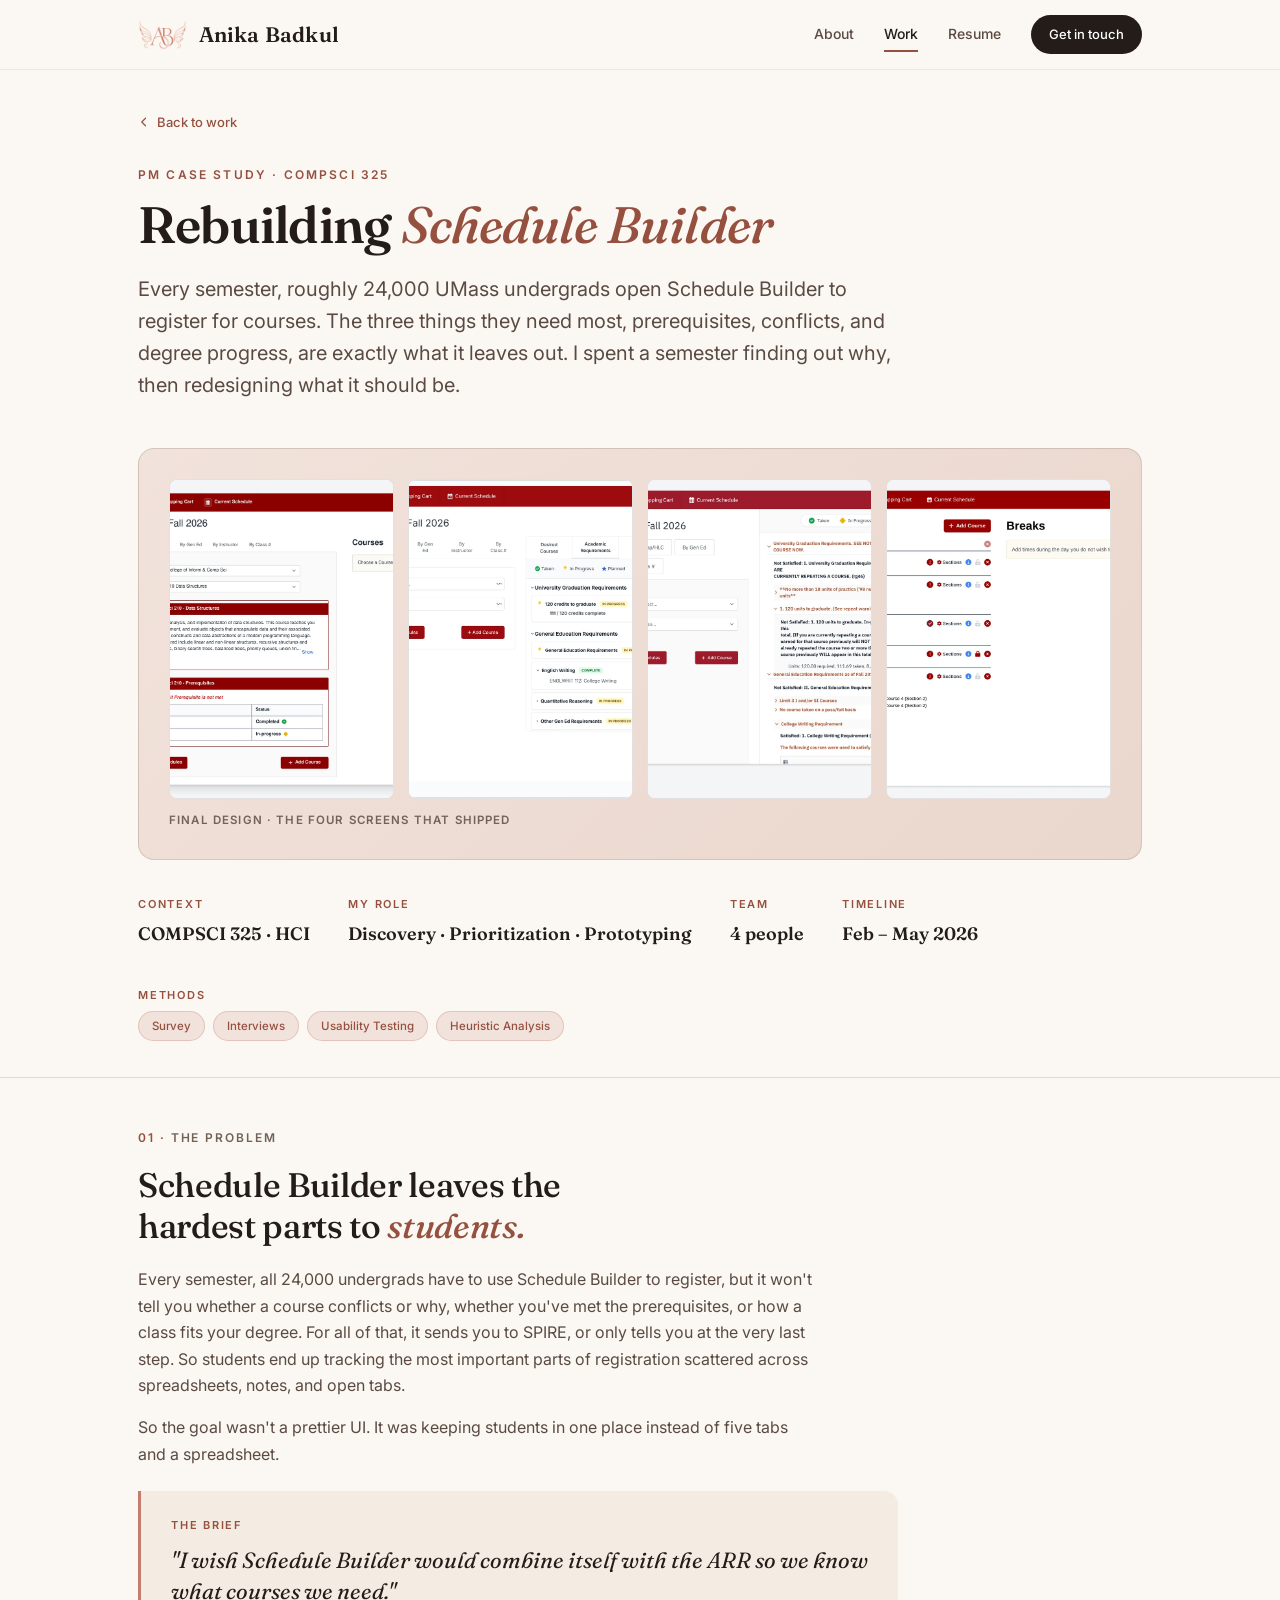
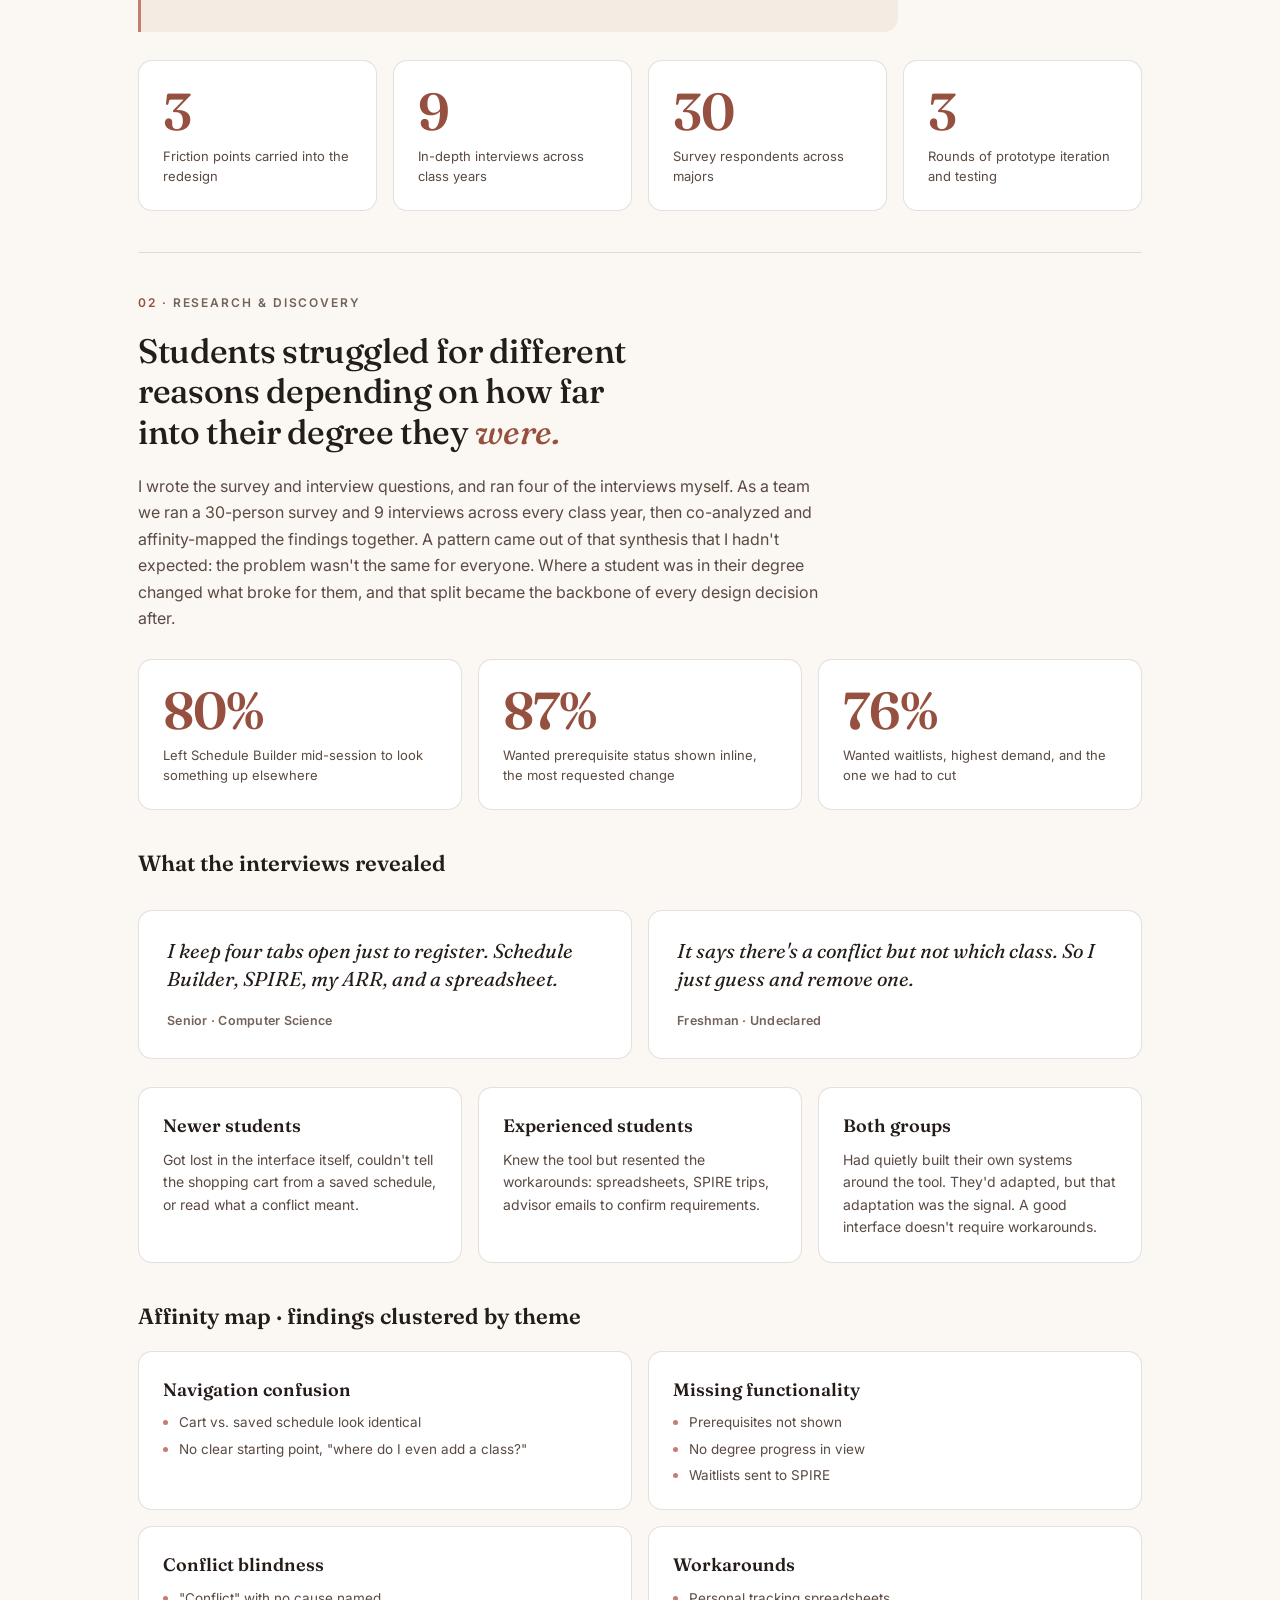
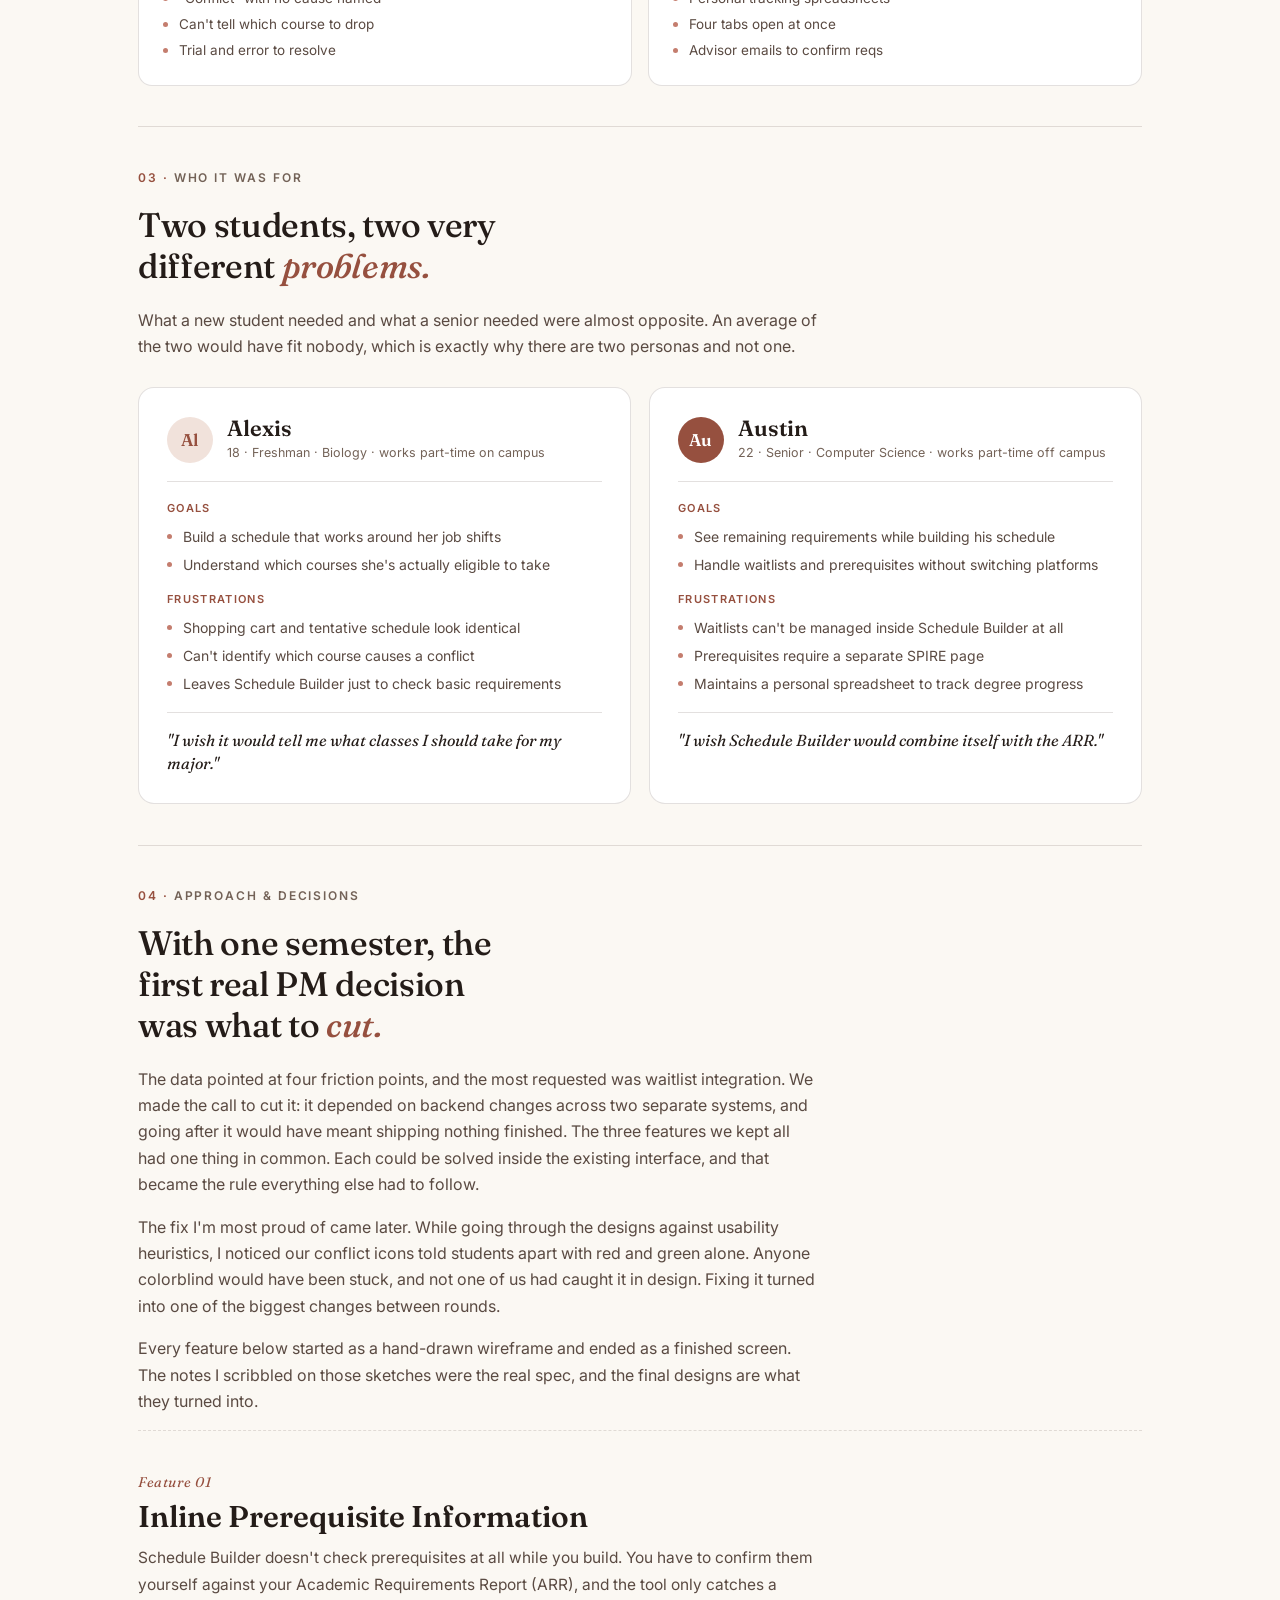
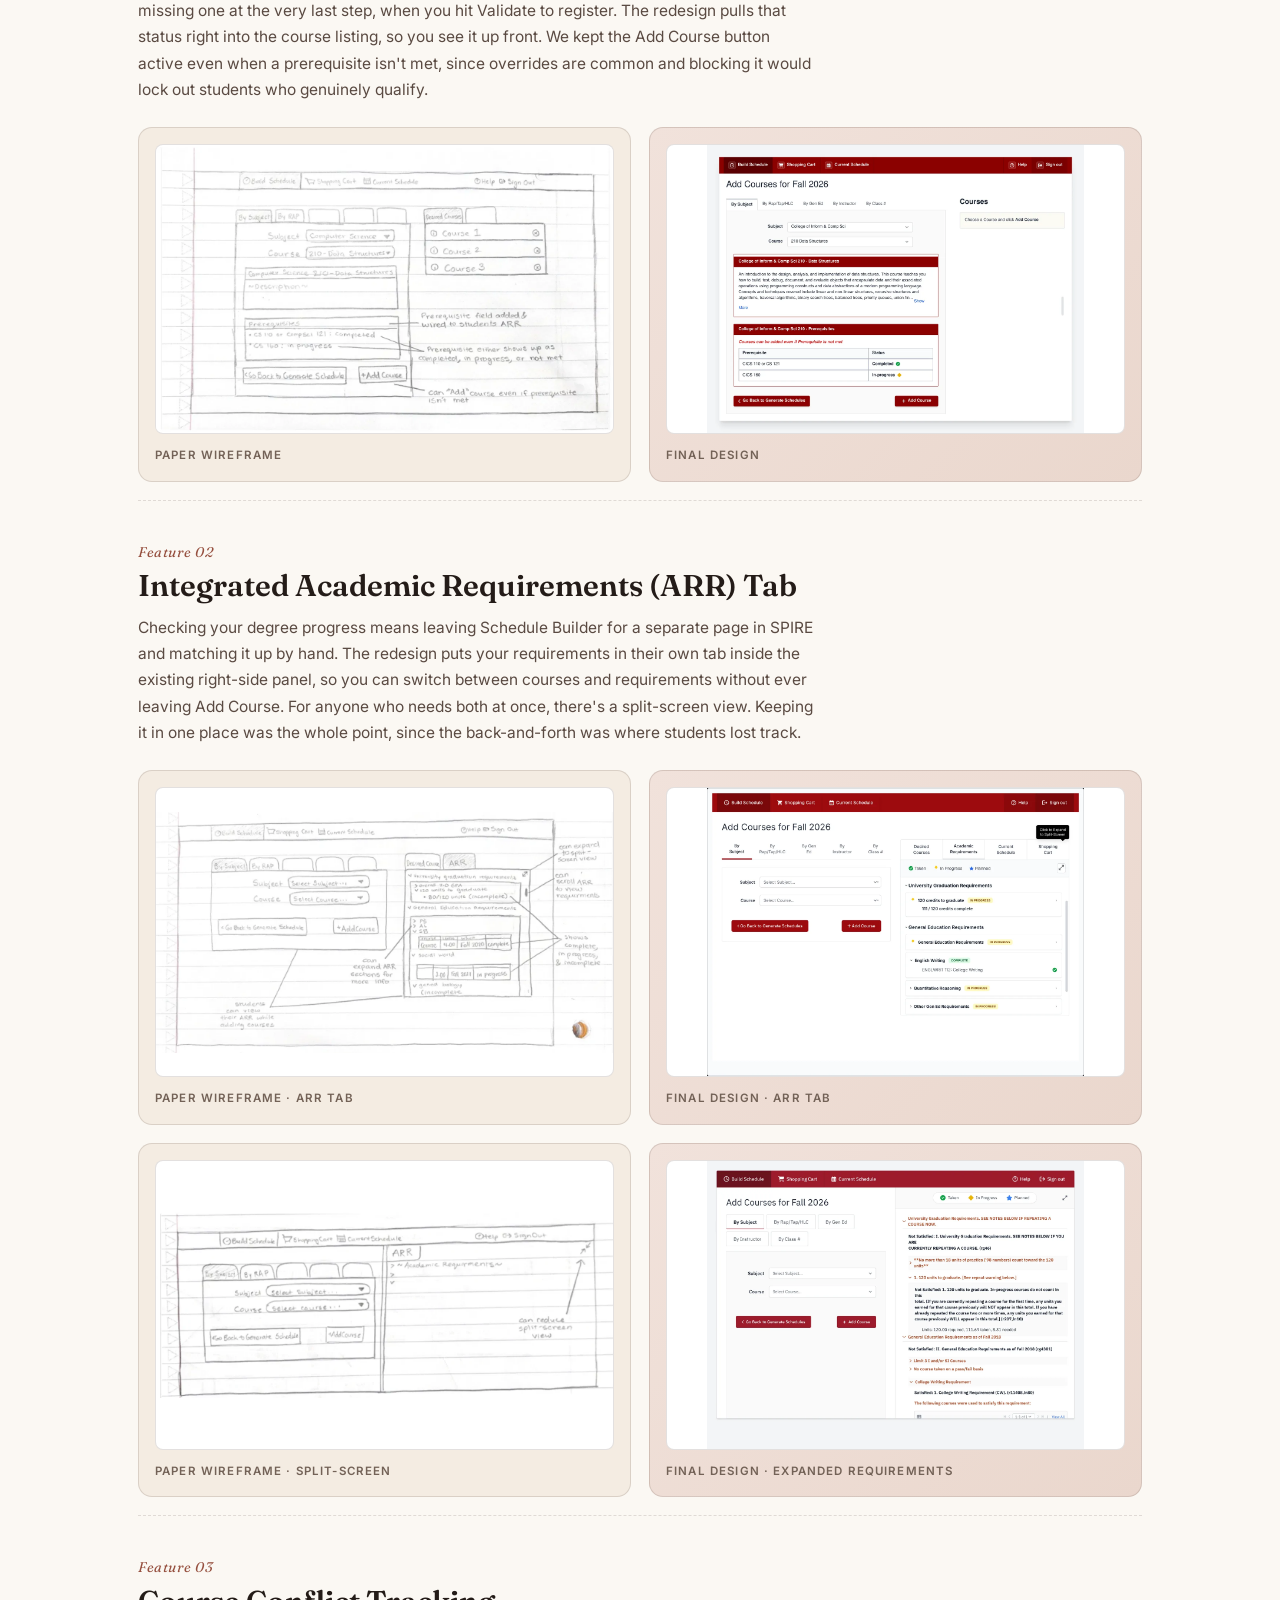
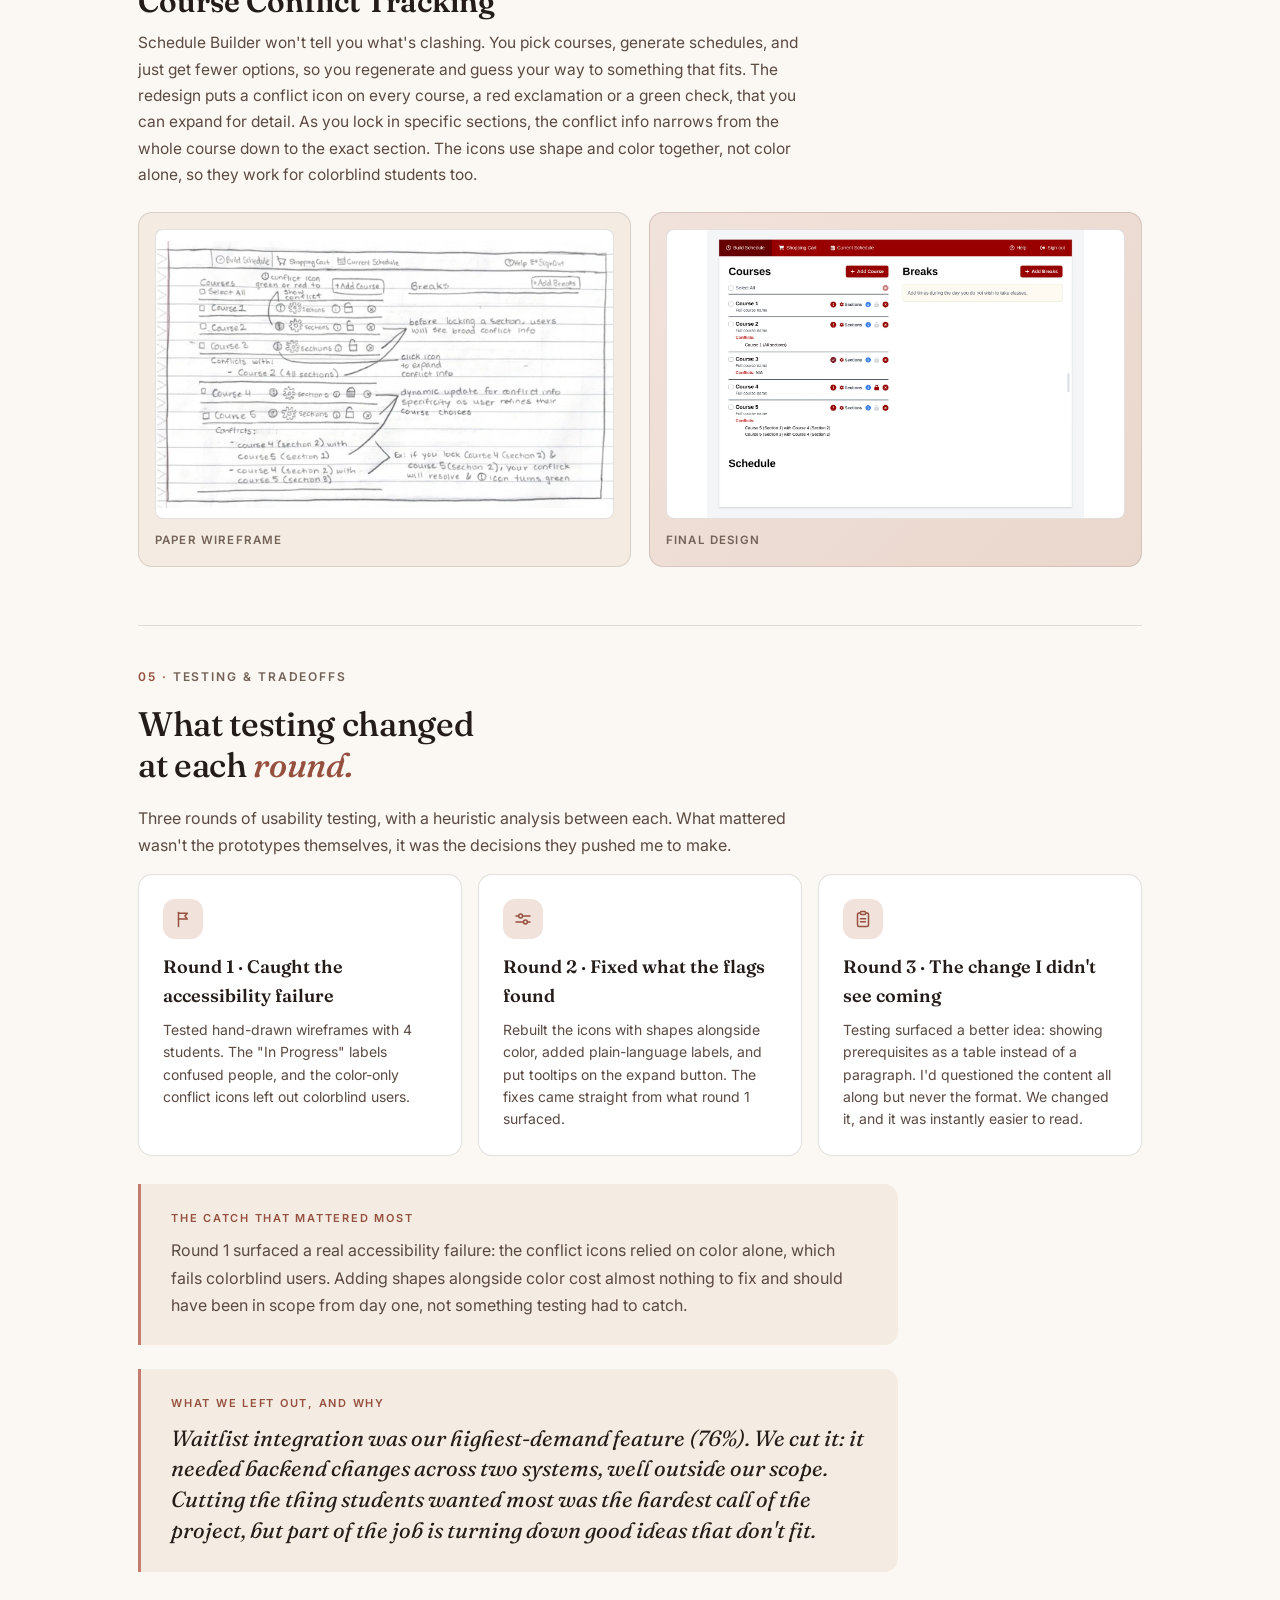
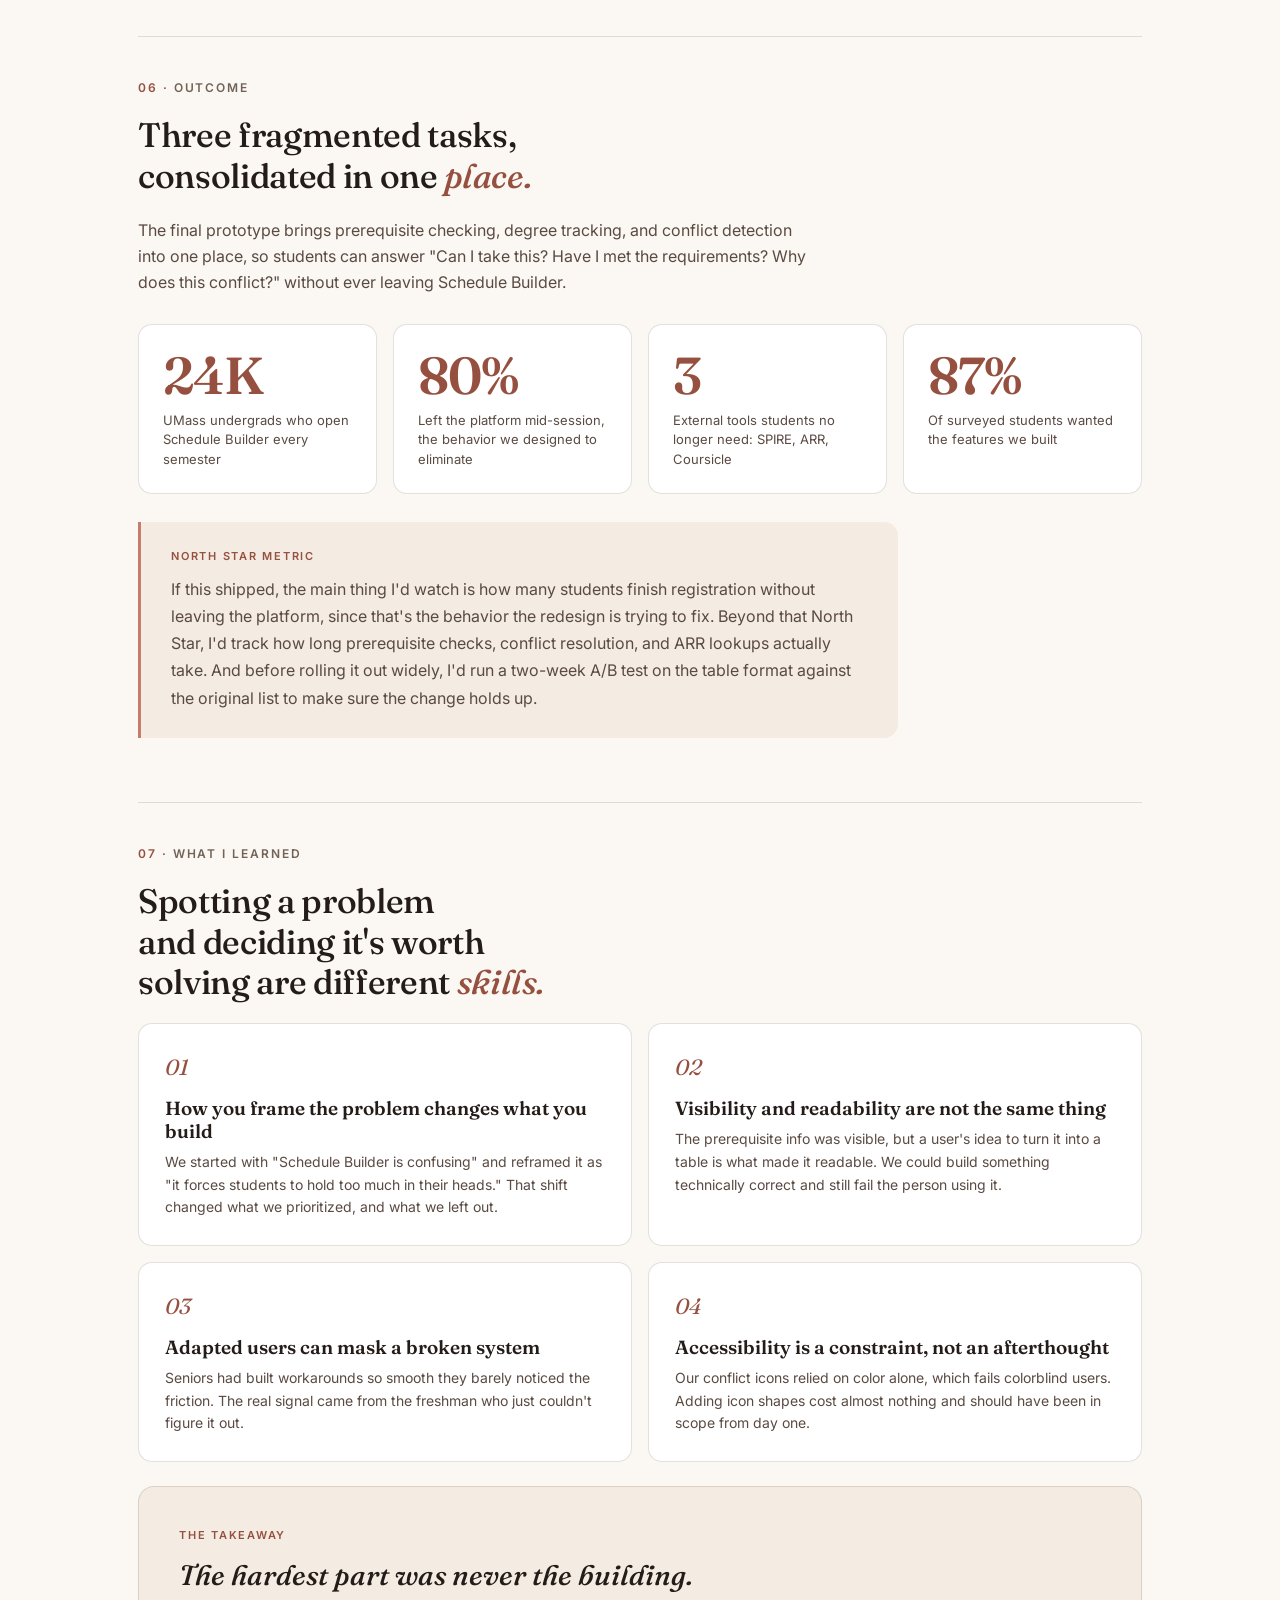
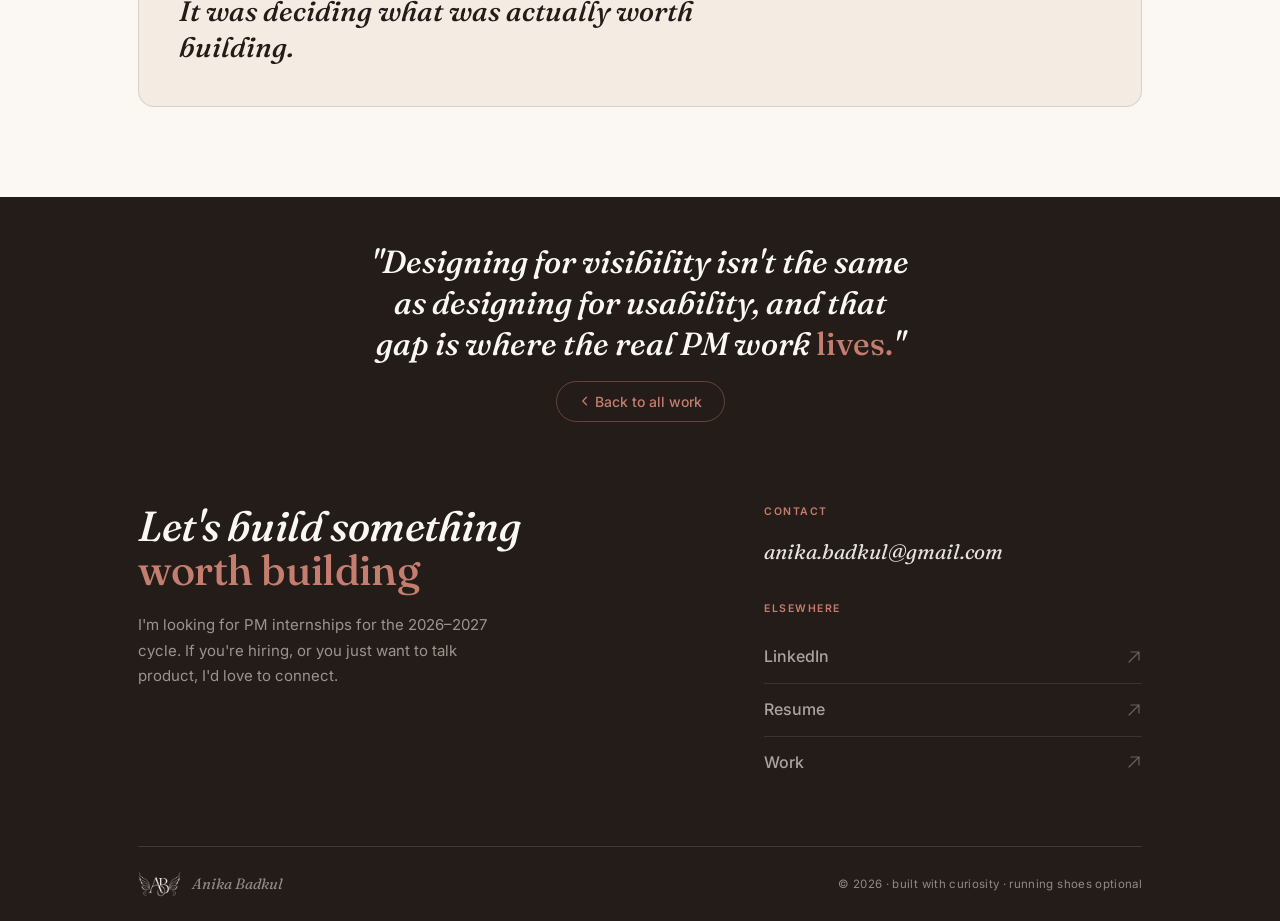
<file: cs-schedule-builder.html>
<!DOCTYPE html>
<html lang="en">
<head>
<meta charset="UTF-8">
<meta name="viewport" content="width=device-width, initial-scale=1.0">
<title>Rebuilding Schedule Builder · Anika Badkul</title>
<link rel="canonical" href="https://anikabadkul.com/cs-schedule-builder.html">
<meta name="theme-color" content="#FBF8F3">
<meta name="description" content="UX research and redesign of a campus course-scheduling tool: 7 screens unified into one flow.">
<link rel="icon" type="image/x-icon" href="favicon.ico">
<link rel="apple-touch-icon" href="apple-touch-icon.png">
<meta property="og:type" content="website">
<meta property="og:title" content="Rebuilding Schedule Builder · Anika Badkul">
<meta property="og:description" content="UX research and redesign of a campus course-scheduling tool: 7 screens unified into one flow.">
<meta property="og:image" content="https://anikabadkul.com/images/social-preview.jpg">
<meta property="og:url" content="https://anikabadkul.com/cs-schedule-builder.html">
<meta name="twitter:card" content="summary_large_image">
<meta name="twitter:title" content="Rebuilding Schedule Builder · Anika Badkul">
<meta name="twitter:description" content="UX research and redesign of a campus course-scheduling tool: 7 screens unified into one flow.">
<meta name="twitter:image" content="https://anikabadkul.com/images/social-preview.jpg">
<link rel="preconnect" href="https://fonts.googleapis.com"><link rel="preconnect" href="https://fonts.gstatic.com" crossorigin><link href="https://fonts.googleapis.com/css2?family=Fraunces:ital,opsz,wght@0,9..144,400;0,9..144,500;0,9..144,600;1,9..144,400;1,9..144,500&family=Inter:wght@400;500;600&display=swap" rel="stylesheet">
<link rel="stylesheet" href="site.css?v=6">
<style>
/* ===== Schedule Builder case study (Brandon-style layout, Anika system) ===== */
.csb-hero{padding:clamp(28px,4vh,44px) var(--edge) clamp(18px,2.2vh,26px)}
.csb-back{font-size:13px;color:var(--terra-deep);text-decoration:none;font-weight:500;display:inline-flex;align-items:center;gap:7px;margin-bottom:26px;transition:gap .2s}
.csb-back:hover{gap:11px}
.csb-eyebrow{font-size:12px;letter-spacing:.18em;text-transform:uppercase;color:var(--terra-deep);font-weight:600}
.csb-title{font-family:var(--serif);font-size:clamp(32px,4vw,52px);font-weight:600;line-height:1.04;letter-spacing:-.015em;margin:14px 0 0;text-wrap:balance}
.csb-title em{font-style:italic;font-weight:500;color:var(--terra-deep)}
.csb-lede{font-size:clamp(17px,1.7vw,20px);color:var(--ink2);line-height:1.6;margin-top:22px;max-width:60ch}
.csb-heroshot{margin:clamp(20px,3vh,32px) var(--edge) 0;border:1px solid var(--line);border-radius:16px;overflow:hidden;background:linear-gradient(135deg,var(--blush),var(--blush2));padding:clamp(16px,2.5vw,30px)}
.csb-heroshot img{width:100%;display:block;border-radius:8px;border:1px solid var(--line)}
.csb-hero-grid{display:grid;grid-template-columns:repeat(4,1fr);gap:14px;align-items:start}
.csb-hero-grid img{background:#fff;object-fit:cover;object-position:top center;height:320px}
.csb-cap{font-size:11.5px;letter-spacing:.1em;text-transform:uppercase;color:var(--ink3);font-weight:600;margin-top:12px}
.csb-meta{display:flex;flex-wrap:wrap;gap:clamp(20px,3vw,48px);padding:clamp(28px,4vh,40px) var(--edge);border-bottom:1px solid var(--line)}
.csb-meta-label{font-size:11px;letter-spacing:.16em;text-transform:uppercase;color:var(--terra-deep);font-weight:600;display:block;margin-bottom:6px}
.csb-meta-val{font-family:var(--serif);font-size:18px;font-weight:600;color:var(--ink)}
.csb-pills{display:flex;flex-wrap:wrap;gap:8px;margin-top:6px}
.csb-pill{font-size:11.5px;color:var(--terra-deep);background:var(--blush);border:1px solid rgba(196,125,110,.3);padding:5px 13px;border-radius:30px;font-weight:500}

.csb-body{padding:clamp(40px,5.5vh,60px) var(--edge);max-width:none}
.csb-sec{padding:clamp(32px,4.5vh,52px) 0;border-top:1px solid var(--line)}
.csb-sec:first-child{border-top:none;padding-top:0}
.csb-label{font-size:12px;letter-spacing:.16em;text-transform:uppercase;color:var(--terra-deep);font-weight:600;margin-bottom:18px}
.csb-label b{color:var(--ink3);font-weight:600}
.csb-statement{font-family:var(--serif);font-size:clamp(24px,2.7vw,34px);font-weight:500;line-height:1.2;letter-spacing:-.01em;color:var(--ink);max-width:20ch;margin-bottom:20px;text-wrap:balance}
.csb-statement.wide{max-width:24ch}
.csb-statement em{font-style:italic;color:var(--terra-deep)}
.csb-p{font-size:16px;color:var(--ink2);line-height:1.65;margin-bottom:16px;max-width:68ch}
.csb-p strong{color:var(--ink);font-weight:600}

.csb-brief{background:var(--paper2);border-left:3px solid var(--terra);border-radius:0 14px 14px 0;padding:26px 30px;margin:24px 0;max-width:760px}
.csb-brief .csb-meta-label{margin-bottom:10px}
.csb-brief q,.csb-brief p{font-family:var(--serif);font-size:22px;font-style:italic;color:var(--ink);line-height:1.4;quotes:none}
.csb-brief p.note{font-family:var(--sans);font-size:16px;font-style:normal;color:var(--ink2);line-height:1.7}

.csb-stats{display:grid;grid-template-columns:repeat(auto-fit,minmax(150px,1fr));gap:16px;margin-top:28px}
.csb-stat{background:var(--panel);border:1px solid var(--line);border-radius:14px;padding:24px}
.csb-stat-n{font-family:var(--serif);font-size:clamp(34px,4.4vw,52px);font-weight:600;color:var(--terra-deep);line-height:1;letter-spacing:-.02em;font-variant-numeric:lining-nums}
.csb-stat-l{font-size:13px;color:var(--ink2);margin-top:10px;line-height:1.5}

.csb-quotes{display:grid;grid-template-columns:1fr 1fr;gap:16px;margin:28px 0}
.csb-quote{background:var(--panel);border:1px solid var(--line);border-radius:14px;padding:26px 28px}
.csb-quote q{font-family:var(--serif);font-size:20px;font-style:italic;color:var(--ink);line-height:1.4;quotes:none;display:block;margin-bottom:14px}
.csb-quote cite{font-size:12.5px;color:var(--ink3);font-style:normal;font-weight:600;letter-spacing:.02em}

.csb-subhead{font-family:var(--serif);font-size:22px;font-weight:600;color:var(--ink);margin:36px 0 16px}
.csb-cards{display:grid;grid-template-columns:repeat(3,1fr);gap:16px}
.csb-cards.two{grid-template-columns:1fr 1fr}
.csb-cards.four{grid-template-columns:repeat(2,1fr)}
.csb-card{background:var(--panel);border:1px solid var(--line);border-radius:14px;padding:24px}
.csb-card-t{font-family:var(--serif);font-size:18px;font-weight:600;color:var(--ink);margin-bottom:8px}
.csb-card p{font-size:14px;color:var(--ink2);line-height:1.6}
.csb-card ul{list-style:none;margin-top:8px;display:flex;flex-direction:column;gap:6px}
.csb-card li{font-size:13.5px;color:var(--ink2);line-height:1.5;padding-left:16px;position:relative}
.csb-card li::before{content:"";position:absolute;left:0;top:8px;width:5px;height:5px;border-radius:50%;background:var(--terra)}

.csb-personas{display:grid;grid-template-columns:1fr 1fr;gap:18px;margin-top:28px}
.csb-persona{background:var(--panel);border:1px solid var(--line);border-radius:16px;padding:28px}
.csb-persona-top{display:flex;align-items:center;gap:14px;padding-bottom:18px;border-bottom:1px solid var(--line);margin-bottom:18px}
.csb-persona-badge{width:46px;height:46px;border-radius:50%;background:var(--blush);color:var(--terra-deep);font-family:var(--serif);font-size:17px;letter-spacing:.01em;font-weight:600;display:flex;align-items:center;justify-content:center;flex-shrink:0}
.csb-persona-badge.alt{background:var(--terra-deep);color:#fff}
.csb-persona-name{font-family:var(--serif);font-size:22px;font-weight:600;color:var(--ink);line-height:1.1;margin:0}
.csb-persona-meta{font-size:12.5px;color:var(--ink3);margin-top:3px}
.csb-persona h4{font-size:11px;letter-spacing:.12em;text-transform:uppercase;color:var(--terra-deep);font-weight:600;margin:16px 0 8px}
.csb-persona ul{list-style:none;display:flex;flex-direction:column;gap:7px}
.csb-persona li{font-size:14px;color:var(--ink2);line-height:1.5;padding-left:16px;position:relative}
.csb-persona li::before{content:"";position:absolute;left:0;top:8px;width:5px;height:5px;border-radius:50%;background:var(--terra)}
.csb-persona q{display:block;font-family:var(--serif);font-size:16px;font-style:italic;color:var(--ink);line-height:1.45;margin-top:18px;padding-top:16px;border-top:1px solid var(--line);quotes:none}

.csb-feature{padding-top:40px;margin-top:8px;border-top:1px dashed var(--line)}
.csb-feature:first-of-type{border-top:none;padding-top:8px}
.csb-feature-n{font-family:var(--serif);font-size:14px;font-style:italic;color:var(--terra-deep);letter-spacing:.04em}
.csb-feature-t{font-family:var(--serif);font-size:clamp(22px,2.6vw,30px);font-weight:600;color:var(--ink);margin:6px 0 12px;line-height:1.12}
.csb-feature-d{font-size:15.5px;color:var(--ink2);line-height:1.7;max-width:68ch;margin-bottom:24px}
.csb-pair{display:grid;grid-template-columns:1fr 1fr;gap:18px;margin-bottom:18px}
.csb-shot{background:linear-gradient(135deg,var(--blush),var(--blush2));border:1px solid var(--line);border-radius:14px;padding:16px;display:flex;flex-direction:column}
.csb-shot.wire{background:var(--paper2)}
.csb-shot img{width:100%;display:block;border-radius:8px;border:1px solid var(--line);background:#fff;height:290px;object-fit:contain} /* fixed height keeps each wire/final pair aligned; contain stops cropping the finals */
.csb-shot .csb-cap{margin-top:auto;padding-top:12px}

.csb-lessons{display:grid;grid-template-columns:1fr 1fr;gap:16px;margin-top:8px}
.csb-lesson{background:var(--panel);border:1px solid var(--line);border-radius:14px;padding:26px}
.csb-lesson-n{font-family:var(--serif);font-size:22px;font-style:italic;color:var(--terra-deep);display:block;margin-bottom:12px}
.csb-lesson-t{font-family:var(--serif);font-size:19px;font-weight:600;color:var(--ink);margin-bottom:8px;line-height:1.2}
.csb-lesson p{font-size:14px;color:var(--ink2);line-height:1.62}
.csb-takeaway{background:var(--paper2);border:1px solid var(--line);border-radius:16px;padding:clamp(28px,4vw,40px);margin-top:24px}
.csb-takeaway .csb-meta-label{margin-bottom:12px}
.csb-takeaway p{font-family:var(--serif);font-size:clamp(20px,2.4vw,28px);font-style:italic;font-weight:500;color:var(--ink);line-height:1.3;max-width:30ch}

.csb-closing{background:#241C18;color:var(--paper);padding:clamp(38px,5vh,56px) var(--edge);text-align:center}
.csb-closing-q{font-family:var(--serif);font-size:clamp(22px,2.6vw,32px);font-weight:500;font-style:italic;line-height:1.28;max-width:26ch;margin:0 auto 24px;color:var(--paper)}
.csb-closing-q em{font-style:normal;color:var(--terra)}
.csb-closing a{color:var(--terra);text-decoration:none;font-weight:500;font-size:14px;border:1px solid rgba(196,125,110,.4);padding:11px 22px;border-radius:30px;transition:all .2s}
.csb-closing a:hover{background:var(--terra);color:#fff}

@media(max-width:820px){
  .csb-hero-grid{grid-template-columns:1fr 1fr}
  .csb-hero-grid img{height:260px}
  .csb-quotes,.csb-personas,.csb-pair,.csb-lessons,.csb-cards,.csb-cards.two,.csb-cards.four{grid-template-columns:1fr}
  .csb-statement{max-width:none}
}
</style>
</head>
<body>
<a class="skip-link" href="#main">Skip to content</a>
<div class="read-progress" aria-hidden="true"></div>

<nav>
  <a class="logo" href="index.html" aria-label="Anika Badkul home">
    <img src="/images/brand/logo-mark-rose-sm.png" width="220" height="136" alt="" loading="eager">
    <span class="logo-name">Anika Badkul</span>
  </a>
  <div class="nav-r" id="nav-menu">
    <a href="about.html">About</a>
    <a href="work.html" class="active">Work</a>
    <a href="projects.html" style="display:none">Curiosities</a>
    <a href="resume.html">Resume</a>
    <a href="mailto:anika.badkul@gmail.com" class="nav-cta">Get in touch</a>
  </div>
  <button class="nav-toggle" aria-label="Open menu" aria-expanded="false" aria-controls="nav-menu"><span></span><span></span><span></span></button>
</nav>

<main id="main">
  <!-- HERO -->
  <section class="csb-hero">
    <a href="work.html" class="csb-back"><svg width="12" height="12" viewBox="0 0 16 16" fill="none" aria-hidden="true"><path d="M10 3L5 8l5 5" stroke="currentColor" stroke-width="1.6" stroke-linecap="round" stroke-linejoin="round"/></svg> Back to work</a>
    <div class="csb-eyebrow reveal">PM Case Study · COMPSCI 325</div>
    <h1 class="csb-title reveal d1">Rebuilding <em>Schedule Builder</em></h1>
    <p class="csb-lede reveal d2">Every semester, roughly 24,000 UMass undergrads open Schedule Builder to register for courses. The three things they need most, prerequisites, conflicts, and degree progress, are exactly what it leaves out. I spent a semester finding out why, then redesigning what it should be.</p>
  </section>

  <figure class="csb-heroshot reveal">
    <div class="csb-hero-grid">
      <img src="/images/case-studies/schedule-builder/cs-sb-final-prereq.webp" width="1280" height="979" alt="Inline prerequisites screen" loading="lazy">
      <img src="/images/case-studies/schedule-builder/cs-sb-final-arr.webp" width="1280" height="979" alt="Academic requirements tab" loading="lazy">
      <img src="/images/case-studies/schedule-builder/cs-sb-final-arrx.webp" width="1280" height="979" alt="Expanded requirements split-screen" loading="lazy">
      <img src="/images/case-studies/schedule-builder/cs-sb-final-conflict.webp" width="1280" height="979" alt="Conflict tracking screen" loading="lazy">
    </div>
    <figcaption class="csb-cap">Final design · the four screens that shipped</figcaption>
  </figure>

  <div class="csb-meta">
    <div><span class="csb-meta-label">Context</span><span class="csb-meta-val">COMPSCI 325 · HCI</span></div>
    <div><span class="csb-meta-label">My role</span><span class="csb-meta-val">Discovery · Prioritization · Prototyping</span></div>
    <div><span class="csb-meta-label">Team</span><span class="csb-meta-val">4 people</span></div>
    <div><span class="csb-meta-label">Timeline</span><span class="csb-meta-val">Feb – May 2026</span></div>
    <div>
      <span class="csb-meta-label">Methods</span>
      <div class="csb-pills"><span class="csb-pill">Survey</span><span class="csb-pill">Interviews</span><span class="csb-pill">Usability Testing</span><span class="csb-pill">Heuristic Analysis</span></div>
    </div>
  </div>

  <div class="csb-body">

    <!-- 01 PROBLEM -->
    <section class="csb-sec reveal">
      <div class="csb-label">01 · <b>The Problem</b></div>
      <h2 class="csb-statement">Schedule Builder leaves the hardest parts to <em>students.</em></h2>
      <p class="csb-p">Every semester, all 24,000 undergrads have to use Schedule Builder to register, but it won't tell you whether a course conflicts or why, whether you've met the prerequisites, or how a class fits your degree. For all of that, it sends you to SPIRE, or only tells you at the very last step. So students end up tracking the most important parts of registration scattered across spreadsheets, notes, and open tabs.</p>
      <p class="csb-p">So the goal wasn't a prettier UI. It was keeping students in one place instead of five tabs and a spreadsheet.</p>
      <div class="csb-brief">
        <span class="csb-meta-label">The brief</span>
        <p>"I wish Schedule Builder would combine itself with the ARR so we know what courses we need."</p>
      </div>
      <div class="csb-stats">
        <div class="csb-stat"><div class="csb-stat-n">3</div><div class="csb-stat-l">Friction points carried into the redesign</div></div>
        <div class="csb-stat"><div class="csb-stat-n">9</div><div class="csb-stat-l">In-depth interviews across class years</div></div>
        <div class="csb-stat"><div class="csb-stat-n">30</div><div class="csb-stat-l">Survey respondents across majors</div></div>
        <div class="csb-stat"><div class="csb-stat-n">3</div><div class="csb-stat-l">Rounds of prototype iteration and testing</div></div>
      </div>
    </section>

    <!-- 02 RESEARCH -->
    <section class="csb-sec reveal">
      <div class="csb-label">02 · <b>Research &amp; Discovery</b></div>
      <h2 class="csb-statement wide">Students struggled for different reasons depending on how far into their degree they <em>were.</em></h2>
      <p class="csb-p">I wrote the survey and interview questions, and ran four of the interviews myself. As a team we ran a 30-person survey and 9 interviews across every class year, then co-analyzed and affinity-mapped the findings together. A pattern came out of that synthesis that I hadn't expected: the problem wasn't the same for everyone. Where a student was in their degree changed what broke for them, and that split became the backbone of every design decision after.</p>
      <div class="csb-stats">
        <div class="csb-stat"><div class="csb-stat-n">80%</div><div class="csb-stat-l">Left Schedule Builder mid-session to look something up elsewhere</div></div>
        <div class="csb-stat"><div class="csb-stat-n">87%</div><div class="csb-stat-l">Wanted prerequisite status shown inline, the most requested change</div></div>
        <div class="csb-stat"><div class="csb-stat-n">76%</div><div class="csb-stat-l">Wanted waitlists, highest demand, and the one we had to cut</div></div>
      </div>

      <div class="csb-subhead">What the interviews revealed</div>
      <div class="csb-quotes">
        <div class="csb-quote"><q>I keep four tabs open just to register. Schedule Builder, SPIRE, my ARR, and a spreadsheet.</q><cite>Senior · Computer Science</cite></div>
        <div class="csb-quote"><q>It says there's a conflict but not which class. So I just guess and remove one.</q><cite>Freshman · Undeclared</cite></div>
      </div>
      <div class="csb-cards">
        <div class="csb-card"><div class="csb-card-t">Newer students</div><p>Got lost in the interface itself, couldn't tell the shopping cart from a saved schedule, or read what a conflict meant.</p></div>
        <div class="csb-card"><div class="csb-card-t">Experienced students</div><p>Knew the tool but resented the workarounds: spreadsheets, SPIRE trips, advisor emails to confirm requirements.</p></div>
        <div class="csb-card"><div class="csb-card-t">Both groups</div><p>Had quietly built their own systems around the tool. They'd adapted, but that adaptation was the signal. A good interface doesn't require workarounds.</p></div>
      </div>

      <div class="csb-subhead">Affinity map · findings clustered by theme</div>
      <div class="csb-cards four">
        <div class="csb-card"><div class="csb-card-t">Navigation confusion</div><ul><li>Cart vs. saved schedule look identical</li><li>No clear starting point, "where do I even add a class?"</li></ul></div>
        <div class="csb-card"><div class="csb-card-t">Missing functionality</div><ul><li>Prerequisites not shown</li><li>No degree progress in view</li><li>Waitlists sent to SPIRE</li></ul></div>
        <div class="csb-card"><div class="csb-card-t">Conflict blindness</div><ul><li>"Conflict" with no cause named</li><li>Can't tell which course to drop</li><li>Trial and error to resolve</li></ul></div>
        <div class="csb-card"><div class="csb-card-t">Workarounds</div><ul><li>Personal tracking spreadsheets</li><li>Four tabs open at once</li><li>Advisor emails to confirm reqs</li></ul></div>
      </div>
    </section>

    <!-- 03 PERSONAS -->
    <section class="csb-sec reveal">
      <div class="csb-label">03 · <b>Who It Was For</b></div>
      <h2 class="csb-statement wide">Two students, two very different <em>problems.</em></h2>
      <p class="csb-p">What a new student needed and what a senior needed were almost opposite. An average of the two would have fit nobody, which is exactly why there are two personas and not one.</p>
      <div class="csb-personas">
        <div class="csb-persona">
          <div class="csb-persona-top"><div class="csb-persona-badge">Al</div><div><h3 class="csb-persona-name">Alexis</h3><div class="csb-persona-meta">18 · Freshman · Biology · works part-time on campus</div></div></div>
          <h4>Goals</h4>
          <ul><li>Build a schedule that works around her job shifts</li><li>Understand which courses she's actually eligible to take</li></ul>
          <h4>Frustrations</h4>
          <ul><li>Shopping cart and tentative schedule look identical</li><li>Can't identify which course causes a conflict</li><li>Leaves Schedule Builder just to check basic requirements</li></ul>
          <q>"I wish it would tell me what classes I should take for my major."</q>
        </div>
        <div class="csb-persona">
          <div class="csb-persona-top"><div class="csb-persona-badge alt">Au</div><div><h3 class="csb-persona-name">Austin</h3><div class="csb-persona-meta">22 · Senior · Computer Science · works part-time off campus</div></div></div>
          <h4>Goals</h4>
          <ul><li>See remaining requirements while building his schedule</li><li>Handle waitlists and prerequisites without switching platforms</li></ul>
          <h4>Frustrations</h4>
          <ul><li>Waitlists can't be managed inside Schedule Builder at all</li><li>Prerequisites require a separate SPIRE page</li><li>Maintains a personal spreadsheet to track degree progress</li></ul>
          <q>"I wish Schedule Builder would combine itself with the ARR."</q>
        </div>
      </div>
    </section>

    <!-- 04 APPROACH -->
    <section class="csb-sec reveal">
      <div class="csb-label">04 · <b>Approach &amp; Decisions</b></div>
      <h2 class="csb-statement">With one semester, the first real PM decision was what to <em>cut.</em></h2>
      <p class="csb-p">The data pointed at four friction points, and the most requested was waitlist integration. We made the call to cut it: it depended on backend changes across two separate systems, and going after it would have meant shipping nothing finished. The three features we kept all had one thing in common. Each could be solved inside the existing interface, and that became the rule everything else had to follow.</p>
      <p class="csb-p">The fix I'm most proud of came later. While going through the designs against usability heuristics, I noticed our conflict icons told students apart with red and green alone. Anyone colorblind would have been stuck, and not one of us had caught it in design. Fixing it turned into one of the biggest changes between rounds.</p>
      <p class="csb-p">Every feature below started as a hand-drawn wireframe and ended as a finished screen. The notes I scribbled on those sketches were the real spec, and the final designs are what they turned into.</p>

      <div class="csb-feature">
        <div class="csb-feature-n">Feature 01</div>
        <h3 class="csb-feature-t">Inline Prerequisite Information</h3>
        <p class="csb-feature-d">Schedule Builder doesn't check prerequisites at all while you build. You have to confirm them yourself against your Academic Requirements Report (ARR), and the tool only catches a missing one at the very last step, when you hit Validate to register. The redesign pulls that status right into the course listing, so you see it up front. We kept the Add Course button active even when a prerequisite isn't met, since overrides are common and blocking it would lock out students who genuinely qualify.</p>
        <div class="csb-pair">
          <figure class="csb-shot wire"><img src="/images/case-studies/schedule-builder/cs-sb-wire-prereq.webp" width="1268" height="792" alt="Paper wireframe of inline prerequisites" loading="lazy"><figcaption class="csb-cap">Paper wireframe</figcaption></figure>
          <figure class="csb-shot"><img src="/images/case-studies/schedule-builder/cs-sb-final-prereq.webp" width="1280" height="979" alt="Final design of inline prerequisites" loading="lazy"><figcaption class="csb-cap">Final design</figcaption></figure>
        </div>
      </div>

      <div class="csb-feature">
        <div class="csb-feature-n">Feature 02</div>
        <h3 class="csb-feature-t">Integrated Academic Requirements (ARR) Tab</h3>
        <p class="csb-feature-d">Checking your degree progress means leaving Schedule Builder for a separate page in SPIRE and matching it up by hand. The redesign puts your requirements in their own tab inside the existing right-side panel, so you can switch between courses and requirements without ever leaving Add Course. For anyone who needs both at once, there's a split-screen view. Keeping it in one place was the whole point, since the back-and-forth was where students lost track.</p>
        <div class="csb-pair">
          <figure class="csb-shot wire"><img src="/images/case-studies/schedule-builder/cs-sb-wire-arr.webp" width="1228" height="650" alt="Paper wireframe of the ARR tab" loading="lazy"><figcaption class="csb-cap">Paper wireframe · ARR tab</figcaption></figure>
          <figure class="csb-shot"><img src="/images/case-studies/schedule-builder/cs-sb-final-arr.webp" width="1280" height="979" alt="Final design of the ARR tab" loading="lazy"><figcaption class="csb-cap">Final design · ARR tab</figcaption></figure>
        </div>
        <div class="csb-pair">
          <figure class="csb-shot wire"><img src="/images/case-studies/schedule-builder/cs-sb-wire-split.webp" width="1250" height="508" alt="Paper wireframe of split-screen" loading="lazy"><figcaption class="csb-cap">Paper wireframe · split-screen</figcaption></figure>
          <figure class="csb-shot"><img src="/images/case-studies/schedule-builder/cs-sb-final-arrx.webp" width="1280" height="979" alt="Final design of expanded requirements" loading="lazy"><figcaption class="csb-cap">Final design · expanded requirements</figcaption></figure>
        </div>
      </div>

      <div class="csb-feature">
        <div class="csb-feature-n">Feature 03</div>
        <h3 class="csb-feature-t">Course Conflict Tracking</h3>
        <p class="csb-feature-d">Schedule Builder won't tell you what's clashing. You pick courses, generate schedules, and just get fewer options, so you regenerate and guess your way to something that fits. The redesign puts a conflict icon on every course, a red exclamation or a green check, that you can expand for detail. As you lock in specific sections, the conflict info narrows from the whole course down to the exact section. The icons use shape and color together, not color alone, so they work for colorblind students too.</p>
        <div class="csb-pair">
          <figure class="csb-shot wire"><img src="/images/case-studies/schedule-builder/cs-sb-wire-conflict.webp" width="1232" height="720" alt="Paper wireframe of conflict tracking" loading="lazy"><figcaption class="csb-cap">Paper wireframe</figcaption></figure>
          <figure class="csb-shot"><img src="/images/case-studies/schedule-builder/cs-sb-final-conflict.webp" width="1280" height="979" alt="Final design of conflict tracking" loading="lazy"><figcaption class="csb-cap">Final design</figcaption></figure>
        </div>
      </div>
    </section>

    <!-- 05 TESTING -->
    <section class="csb-sec reveal">
      <div class="csb-label">05 · <b>Testing &amp; Tradeoffs</b></div>
      <h2 class="csb-statement wide">What testing changed at each <em>round.</em></h2>
      <p class="csb-p">Three rounds of usability testing, with a heuristic analysis between each. What mattered wasn't the prototypes themselves, it was the decisions they pushed me to make.</p>
      <div class="csb-cards">
        <div class="csb-card"><span class="li-ic" aria-hidden="true"><svg width="20" height="20" viewBox="0 0 20 20" fill="none" stroke="currentColor" stroke-width="1.5" stroke-linecap="round" stroke-linejoin="round"><path d="M5.5 17.5v-14"/><path d="M5.5 4.2h8.8l-2.4 2.9 2.4 2.9H5.5"/></svg></span><div class="csb-card-t">Round 1 · Caught the accessibility failure</div><p>Tested hand-drawn wireframes with 4 students. The "In Progress" labels confused people, and the color-only conflict icons left out colorblind users.</p></div>
        <div class="csb-card"><span class="li-ic" aria-hidden="true"><svg width="20" height="20" viewBox="0 0 20 20" fill="none" stroke="currentColor" stroke-width="1.5" stroke-linecap="round" stroke-linejoin="round"><path d="M3 7h14M3 13h14"/><circle cx="7.6" cy="7" r="1.9" fill="var(--blush)"/><circle cx="12.4" cy="13" r="1.9" fill="var(--blush)"/></svg></span><div class="csb-card-t">Round 2 · Fixed what the flags found</div><p>Rebuilt the icons with shapes alongside color, added plain-language labels, and put tooltips on the expand button. The fixes came straight from what round 1 surfaced.</p></div>
        <div class="csb-card"><span class="li-ic" aria-hidden="true"><svg width="20" height="20" viewBox="0 0 20 20" fill="none" stroke="currentColor" stroke-width="1.5" stroke-linecap="round" stroke-linejoin="round"><rect x="4.5" y="4" width="11" height="13.5" rx="1.5"/><rect x="7.4" y="2.5" width="5.2" height="3" rx="1" fill="var(--blush)"/><path d="M7.5 9.7h5M7.5 12.7h5"/></svg></span><div class="csb-card-t">Round 3 · The change I didn't see coming</div><p>Testing surfaced a better idea: showing prerequisites as a table instead of a paragraph. I'd questioned the content all along but never the format. We changed it, and it was instantly easier to read.</p></div>
      </div>
      <div class="csb-brief" style="margin-top:28px">
        <span class="csb-meta-label">The catch that mattered most</span>
        <p class="note">Round 1 surfaced a real accessibility failure: the conflict icons relied on color alone, which fails colorblind users. Adding shapes alongside color cost almost nothing to fix and should have been in scope from day one, not something testing had to catch.</p>
      </div>
      <div class="csb-brief" style="margin-top:20px">
        <span class="csb-meta-label">What we left out, and why</span>
        <p>Waitlist integration was our highest-demand feature (76%). We cut it: it needed backend changes across two systems, well outside our scope. Cutting the thing students wanted most was the hardest call of the project, but part of the job is turning down good ideas that don't fit.</p>
      </div>
    </section>

    <!-- 06 OUTCOME -->
    <section class="csb-sec reveal">
      <div class="csb-label">06 · <b>Outcome</b></div>
      <h2 class="csb-statement wide">Three fragmented tasks, consolidated in one <em>place.</em></h2>
      <p class="csb-p">The final prototype brings prerequisite checking, degree tracking, and conflict detection into one place, so students can answer "Can I take this? Have I met the requirements? Why does this conflict?" without ever leaving Schedule Builder.</p>
      <div class="csb-stats">
        <div class="csb-stat"><div class="csb-stat-n">24K</div><div class="csb-stat-l">UMass undergrads who open Schedule Builder every semester</div></div>
        <div class="csb-stat"><div class="csb-stat-n">80%</div><div class="csb-stat-l">Left the platform mid-session, the behavior we designed to eliminate</div></div>
        <div class="csb-stat"><div class="csb-stat-n">3</div><div class="csb-stat-l">External tools students no longer need: SPIRE, ARR, Coursicle</div></div>
        <div class="csb-stat"><div class="csb-stat-n">87%</div><div class="csb-stat-l">Of surveyed students wanted the features we built</div></div>
      </div>
      <div class="csb-brief" style="margin-top:28px">
        <span class="csb-meta-label">North Star metric</span>
        <p style="font-size:16px;font-style:normal;font-family:var(--sans);color:var(--ink2);line-height:1.7">If this shipped, the main thing I'd watch is how many students finish registration without leaving the platform, since that's the behavior the redesign is trying to fix. Beyond that North Star, I'd track how long prerequisite checks, conflict resolution, and ARR lookups actually take. And before rolling it out widely, I'd run a two-week A/B test on the table format against the original list to make sure the change holds up.</p>
      </div>
    </section>

    <!-- 07 LEARNED -->
    <section class="csb-sec reveal">
      <div class="csb-label">07 · <b>What I Learned</b></div>
      <h2 class="csb-statement wide">Spotting a problem and deciding it's worth solving are different <em>skills.</em></h2>
      <div class="csb-lessons">
        <div class="csb-lesson"><span class="csb-lesson-n">01</span><div class="csb-lesson-t">How you frame the problem changes what you build</div><p>We started with "Schedule Builder is confusing" and reframed it as "it forces students to hold too much in their heads." That shift changed what we prioritized, and what we left out.</p></div>
        <div class="csb-lesson"><span class="csb-lesson-n">02</span><div class="csb-lesson-t">Visibility and readability are not the same thing</div><p>The prerequisite info was visible, but a user's idea to turn it into a table is what made it readable. We could build something technically correct and still fail the person using it.</p></div>
        <div class="csb-lesson"><span class="csb-lesson-n">03</span><div class="csb-lesson-t">Adapted users can mask a broken system</div><p>Seniors had built workarounds so smooth they barely noticed the friction. The real signal came from the freshman who just couldn't figure it out.</p></div>
        <div class="csb-lesson"><span class="csb-lesson-n">04</span><div class="csb-lesson-t">Accessibility is a constraint, not an afterthought</div><p>Our conflict icons relied on color alone, which fails colorblind users. Adding icon shapes cost almost nothing and should have been in scope from day one.</p></div>
      </div>
      <div class="csb-takeaway">
        <span class="csb-meta-label">The takeaway</span>
        <p>The hardest part was never the building. It was deciding what was actually worth building.</p>
      </div>
    </section>

  </div>

  <!-- CLOSING -->
  <section class="csb-closing reveal">
    <div class="csb-closing-q">"Designing for visibility isn't the same as designing for usability, and that gap is where the real PM work <em>lives.</em>"</div>
    <a href="work.html"><svg width="12" height="12" viewBox="0 0 16 16" fill="none" aria-hidden="true"><path d="M10 3L5 8l5 5" stroke="currentColor" stroke-width="1.6" stroke-linecap="round" stroke-linejoin="round"/></svg> Back to all work</a>
  </section>
</main>

<!-- FOOTER -->
<footer class="footer">
  <div class="ft-grid">
    <div class="reveal">
      <div class="ft-tagline">Let's build something <em>worth building</em></div>
      <p class="ft-sub">I'm looking for PM internships for the 2026–2027 cycle. If you're hiring, or you just want to talk product, I'd love to connect.</p>
    </div>
    <div class="reveal d1">
      <div class="ft-lbl">Contact</div>
      <a href="mailto:anika.badkul@gmail.com" class="ft-email">anika.badkul@gmail.com</a>
      <div class="ft-lbl">Elsewhere</div>
      <div class="ft-links">
        <a href="https://www.linkedin.com/in/anikabadkul" target="_blank" rel="noopener" class="ft-link">LinkedIn <svg width="16" height="16" viewBox="0 0 16 16" fill="none"><path d="M3 13L13 3M13 3H5M13 3V11" stroke="currentColor" stroke-width="1.2" stroke-linecap="round" stroke-linejoin="round"/></svg></a>
        <a href="resume.html" class="ft-link">Resume <svg width="16" height="16" viewBox="0 0 16 16" fill="none"><path d="M3 13L13 3M13 3H5M13 3V11" stroke="currentColor" stroke-width="1.2" stroke-linecap="round" stroke-linejoin="round"/></svg></a>
        <a href="work.html" class="ft-link">Work <svg width="16" height="16" viewBox="0 0 16 16" fill="none"><path d="M3 13L13 3M13 3H5M13 3V11" stroke="currentColor" stroke-width="1.2" stroke-linecap="round" stroke-linejoin="round"/></svg></a>
      </div>
    </div>
  </div>
  <div class="ft-base">
    <div class="ft-logo"><img src="/images/brand/logo-mark-cream-sm.png" width="220" height="133" alt="" loading="lazy"><span>Anika Badkul</span></div>
    <span class="ft-copy">© 2026 · built with curiosity · running shoes optional</span>
  </div>
</footer>

<button class="to-top" aria-label="Back to top"><svg width="15" height="15" viewBox="0 0 16 16" fill="none" aria-hidden="true"><path d="M8 13V3m0 0L3.5 7.5M8 3l4.5 4.5" stroke="currentColor" stroke-width="1.5" stroke-linecap="round" stroke-linejoin="round"/></svg></button>
<script src="site.js?v=6"></script>
</body>
</html>
</file>
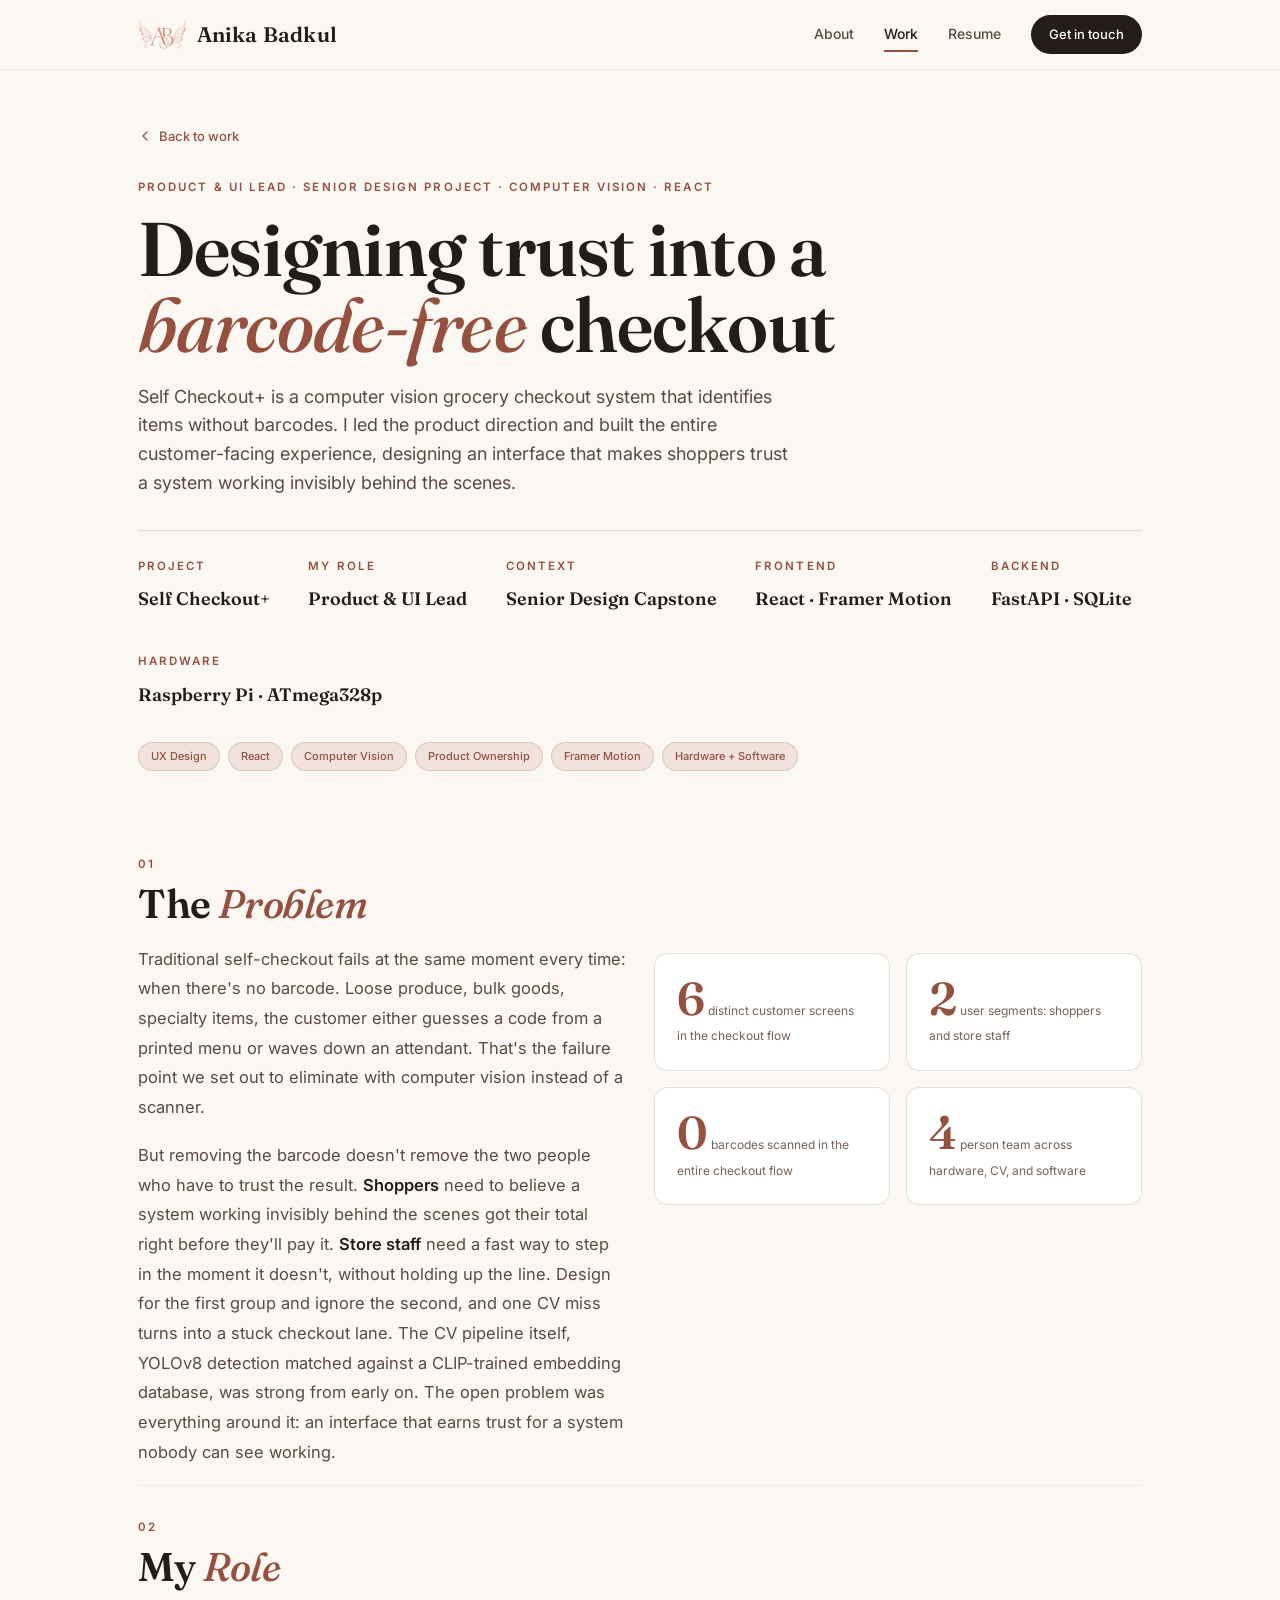
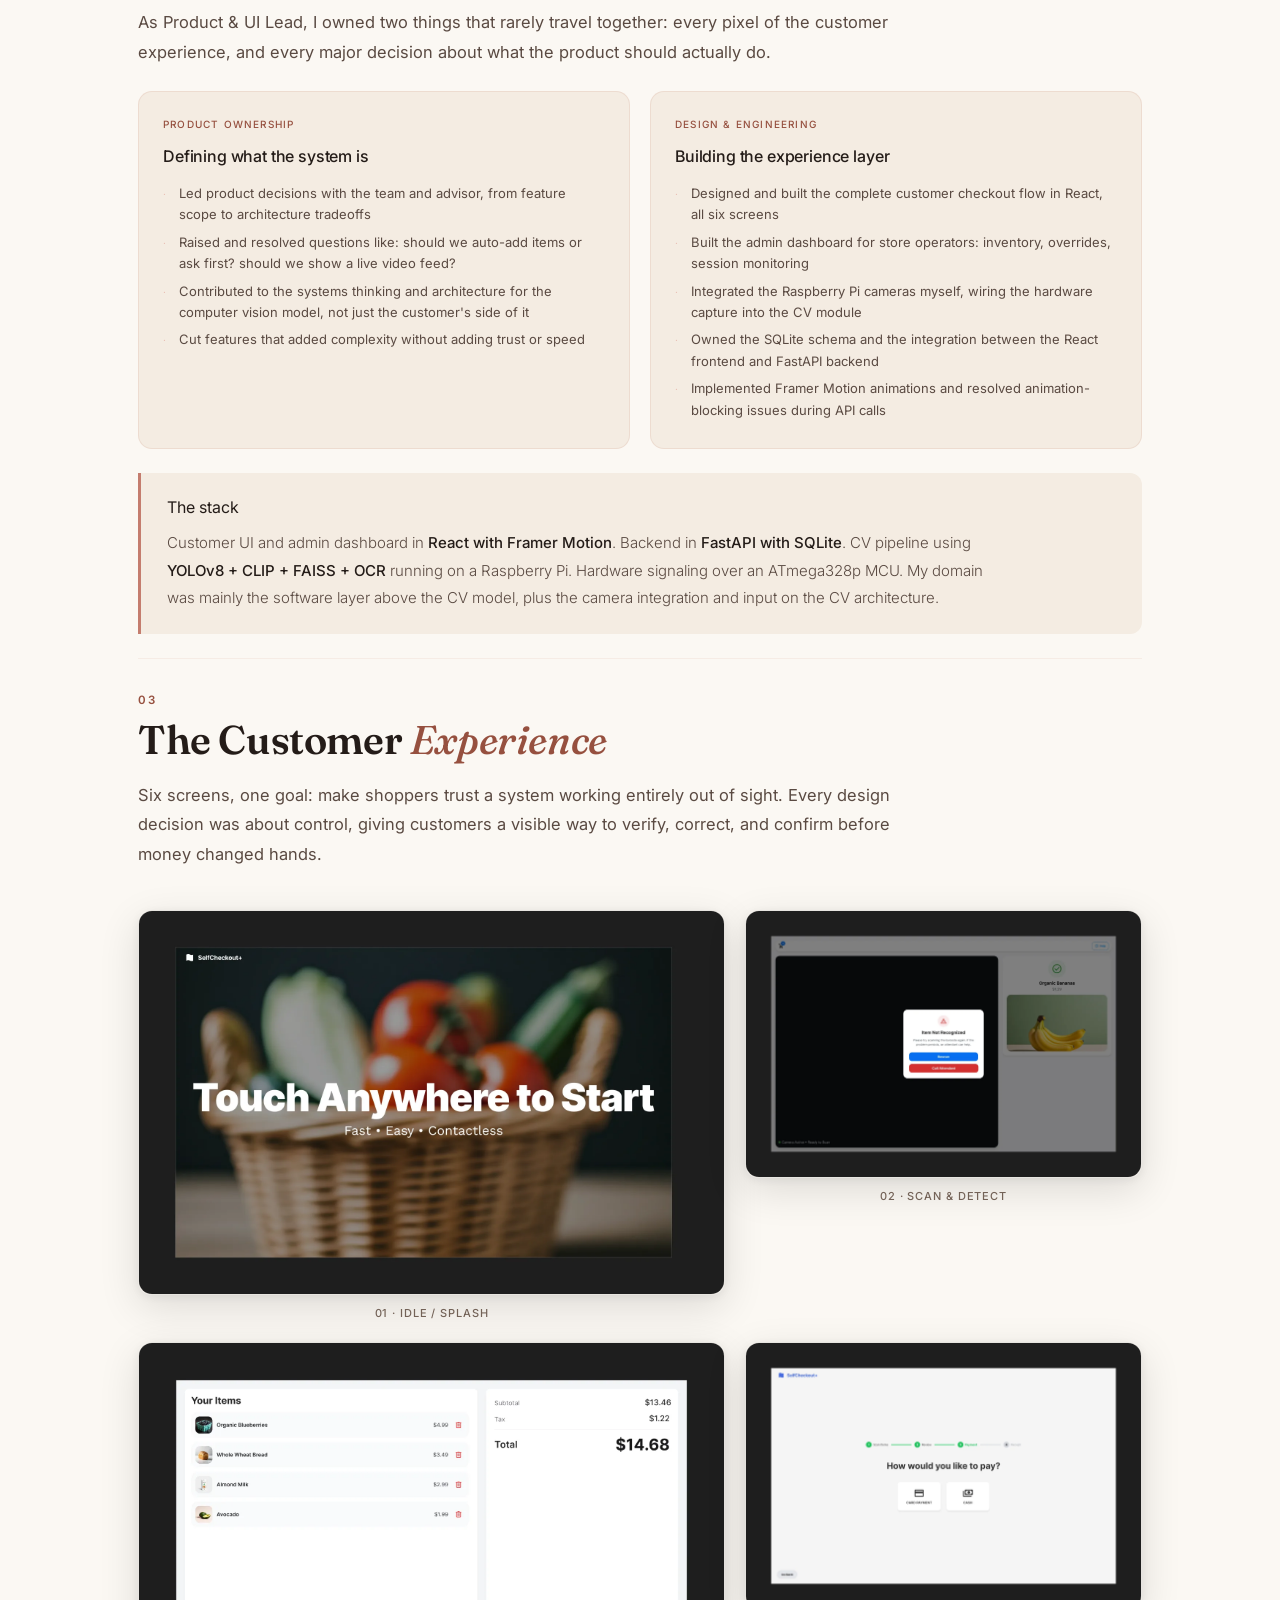
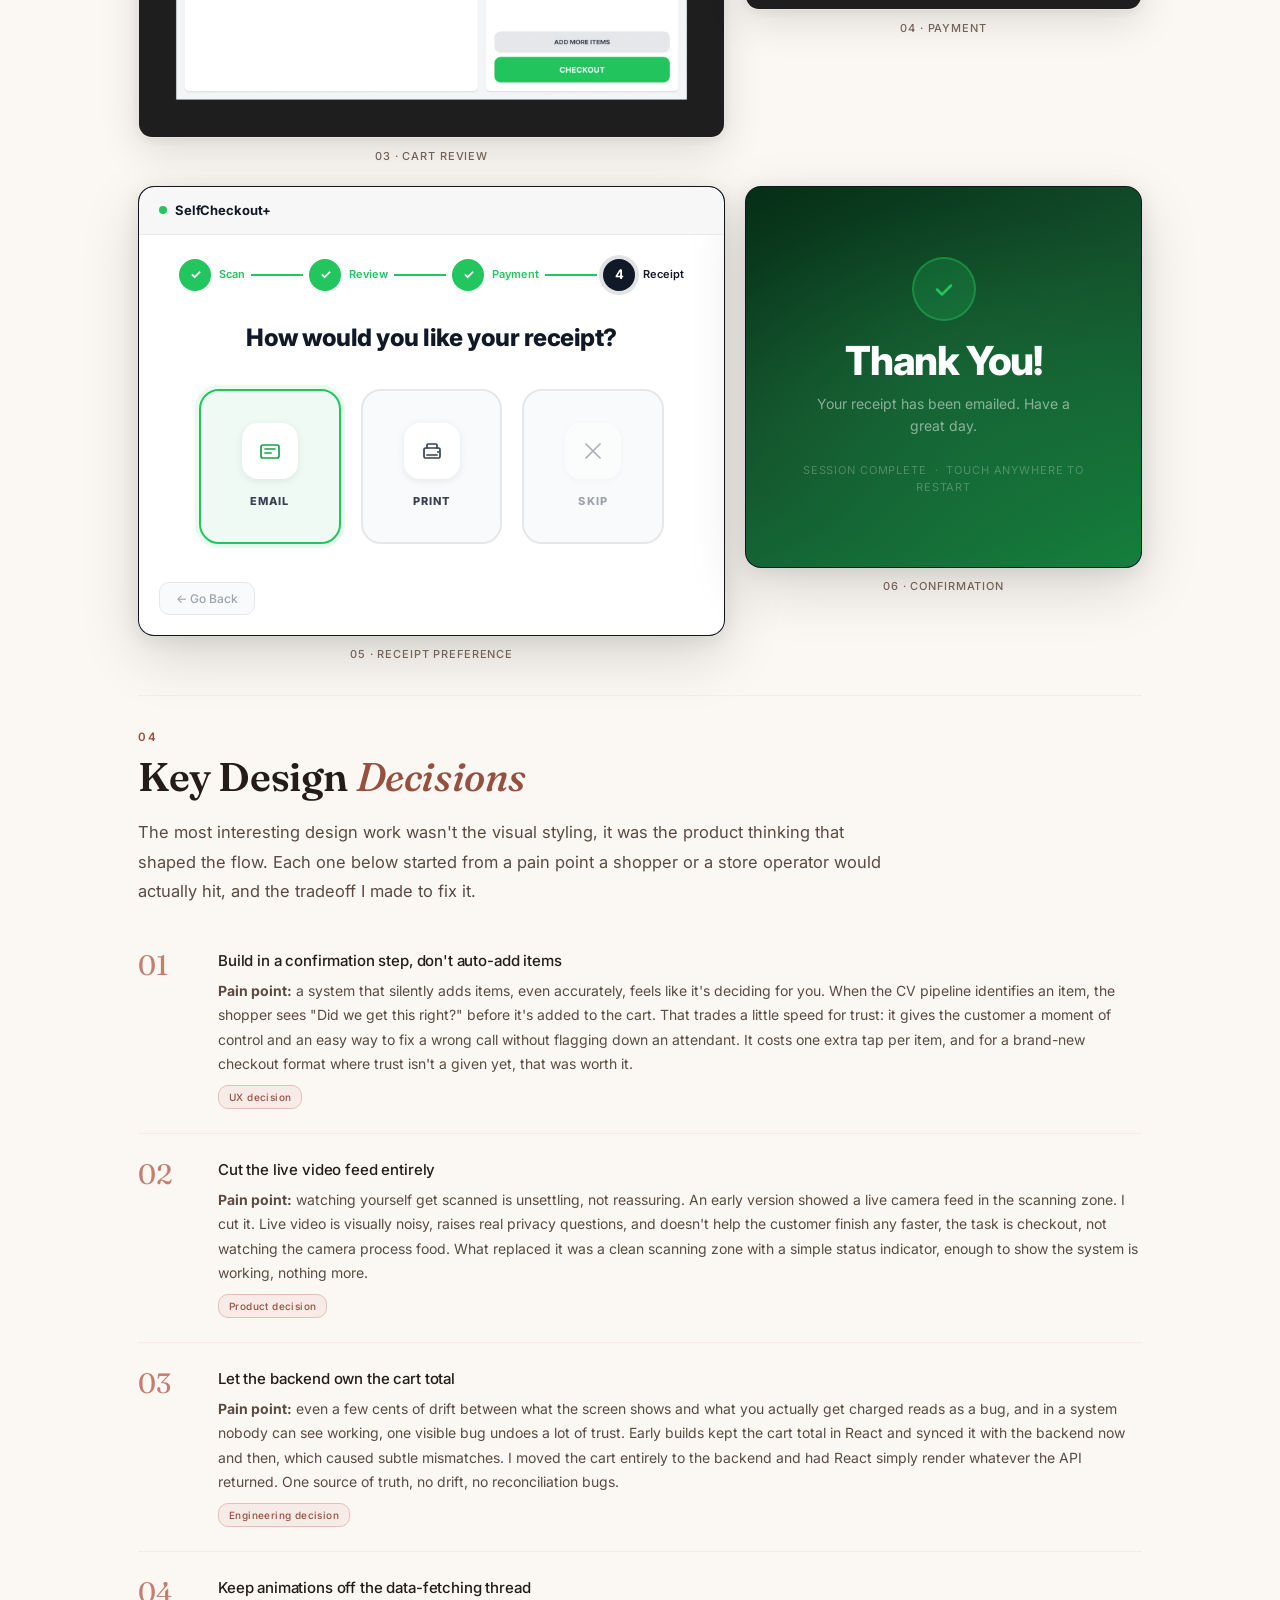
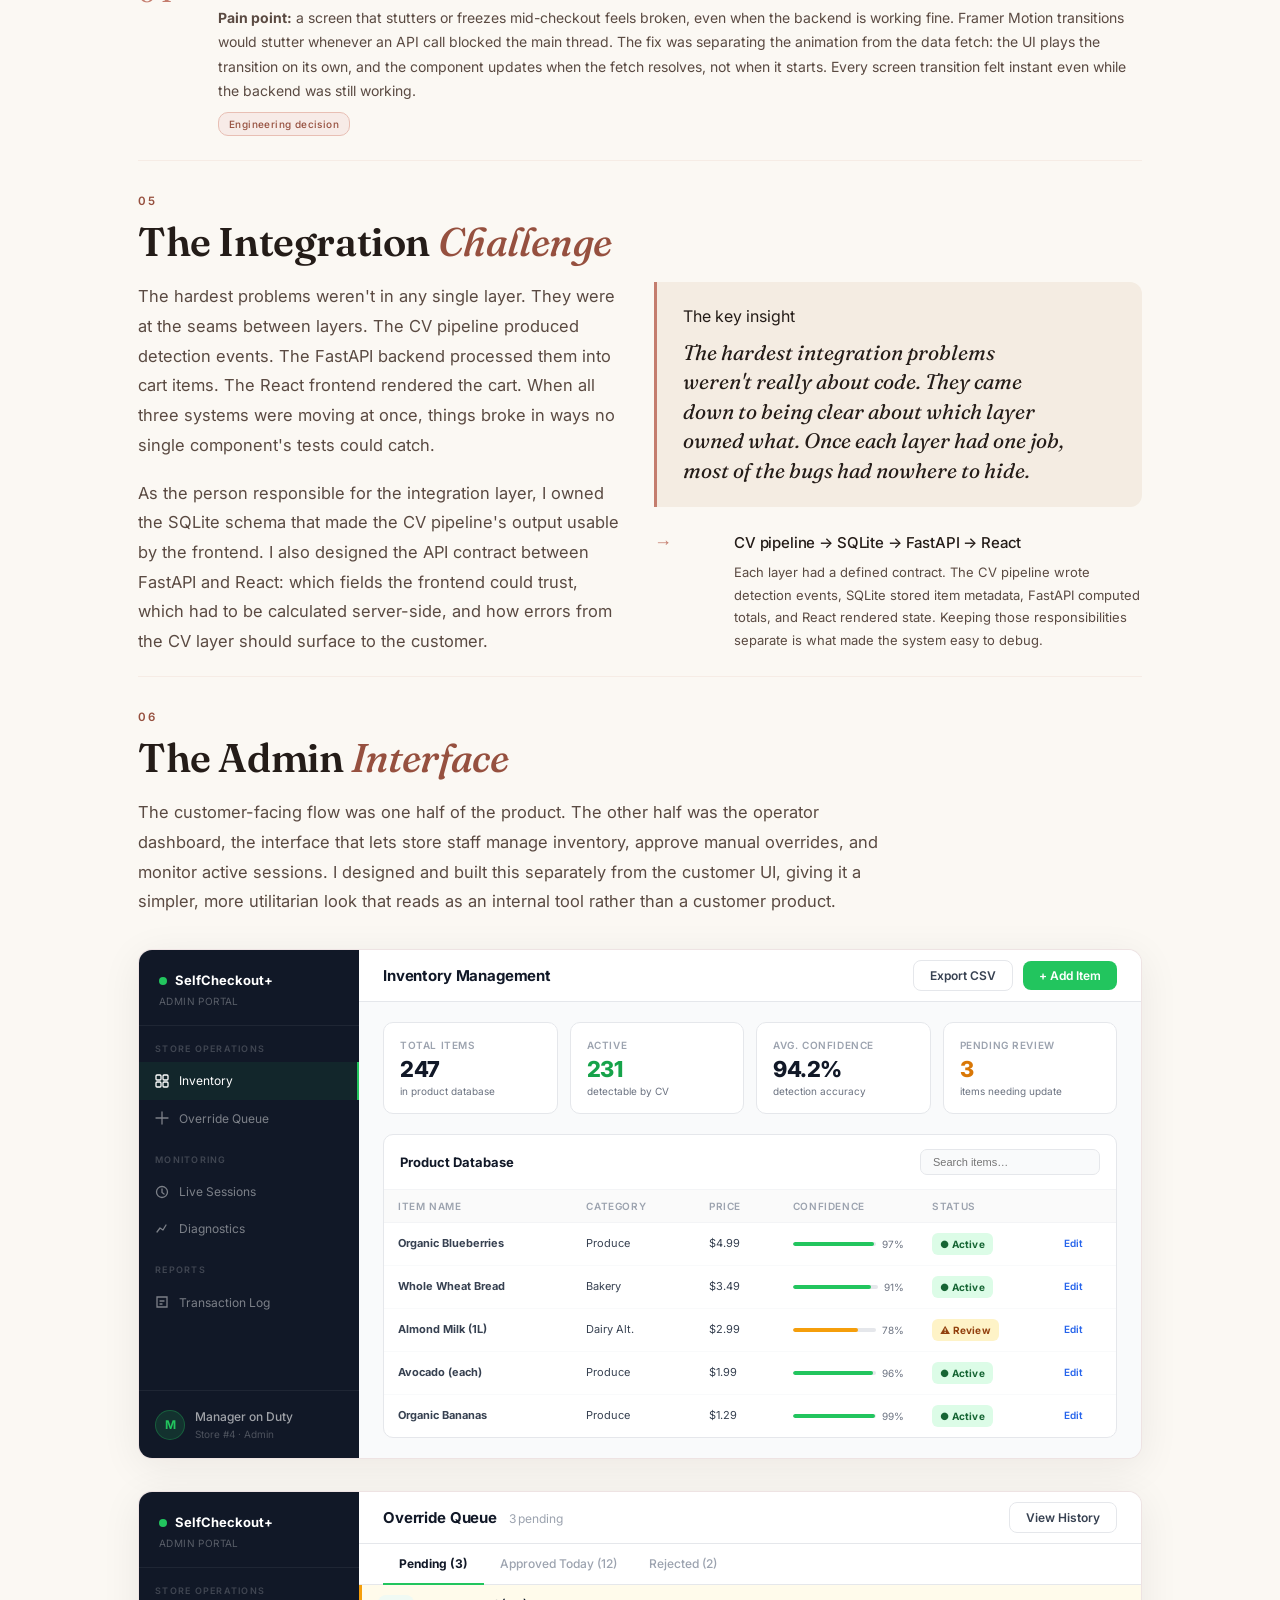
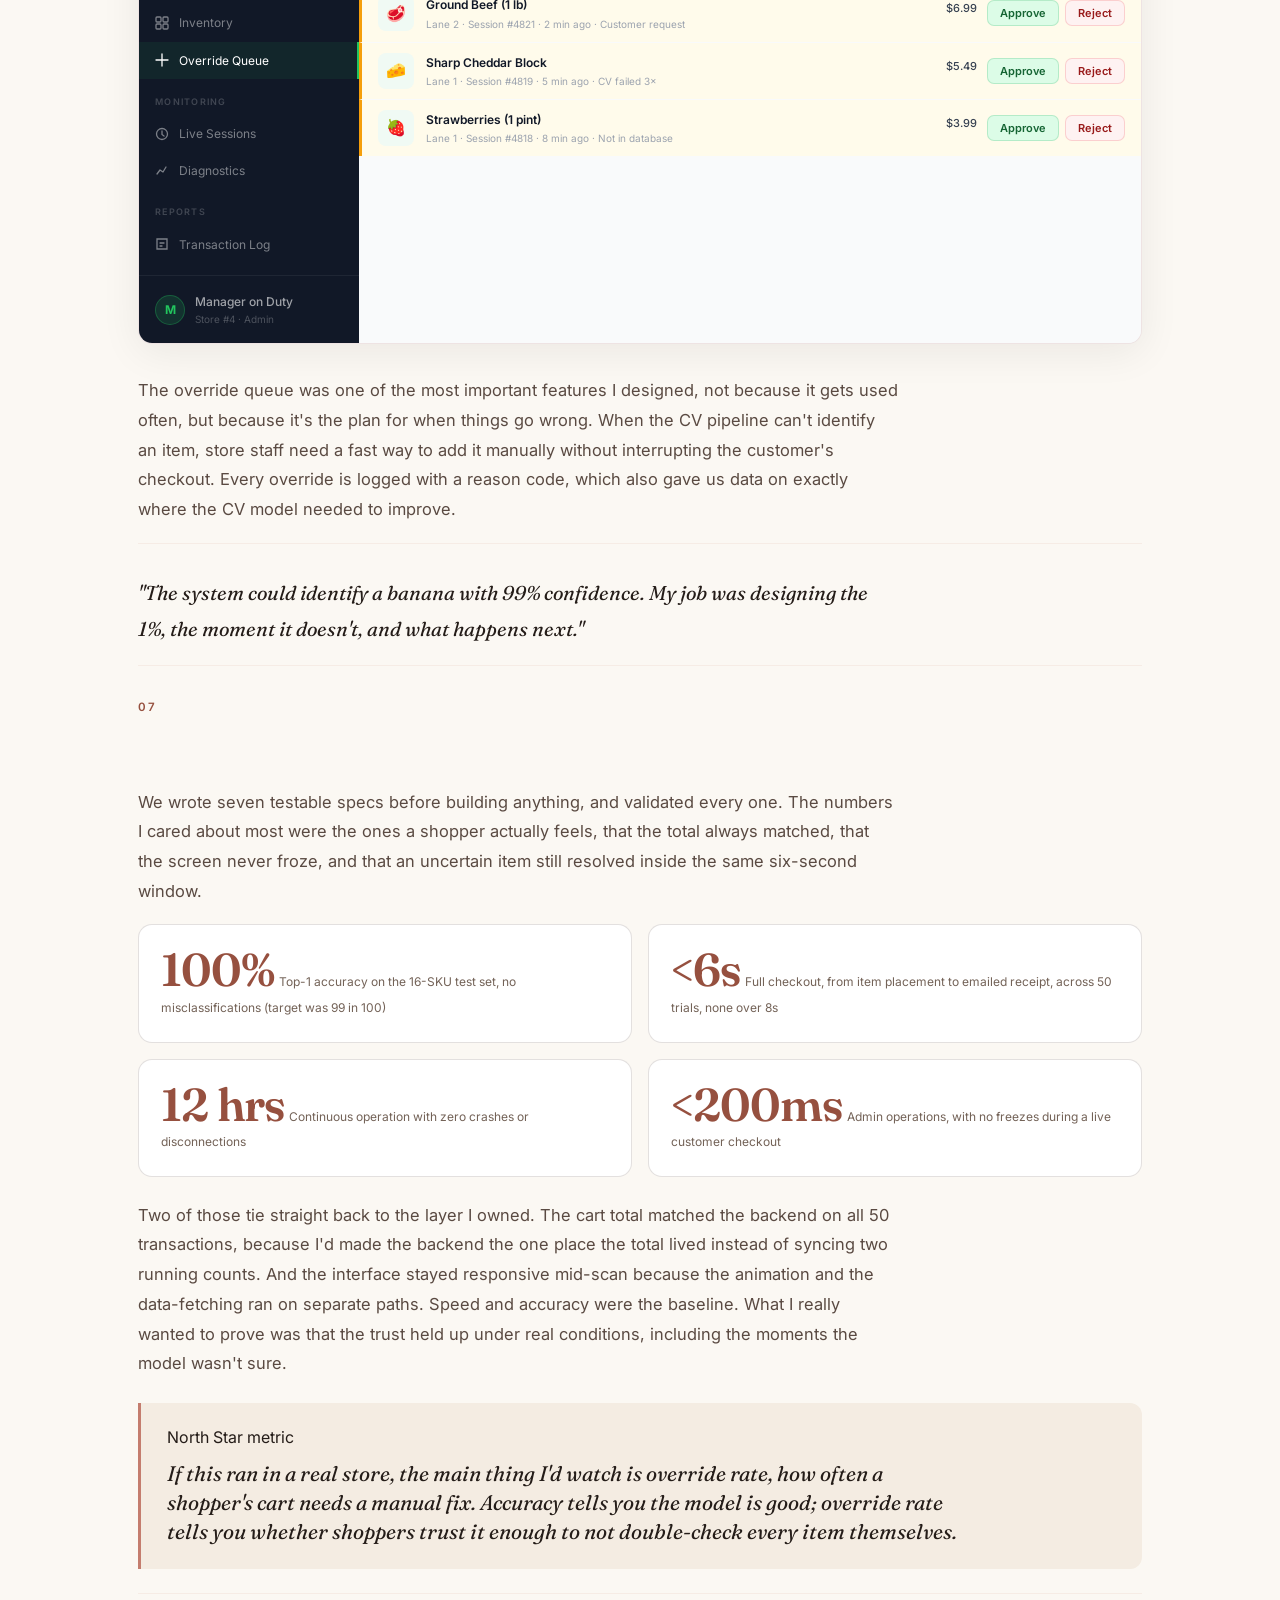
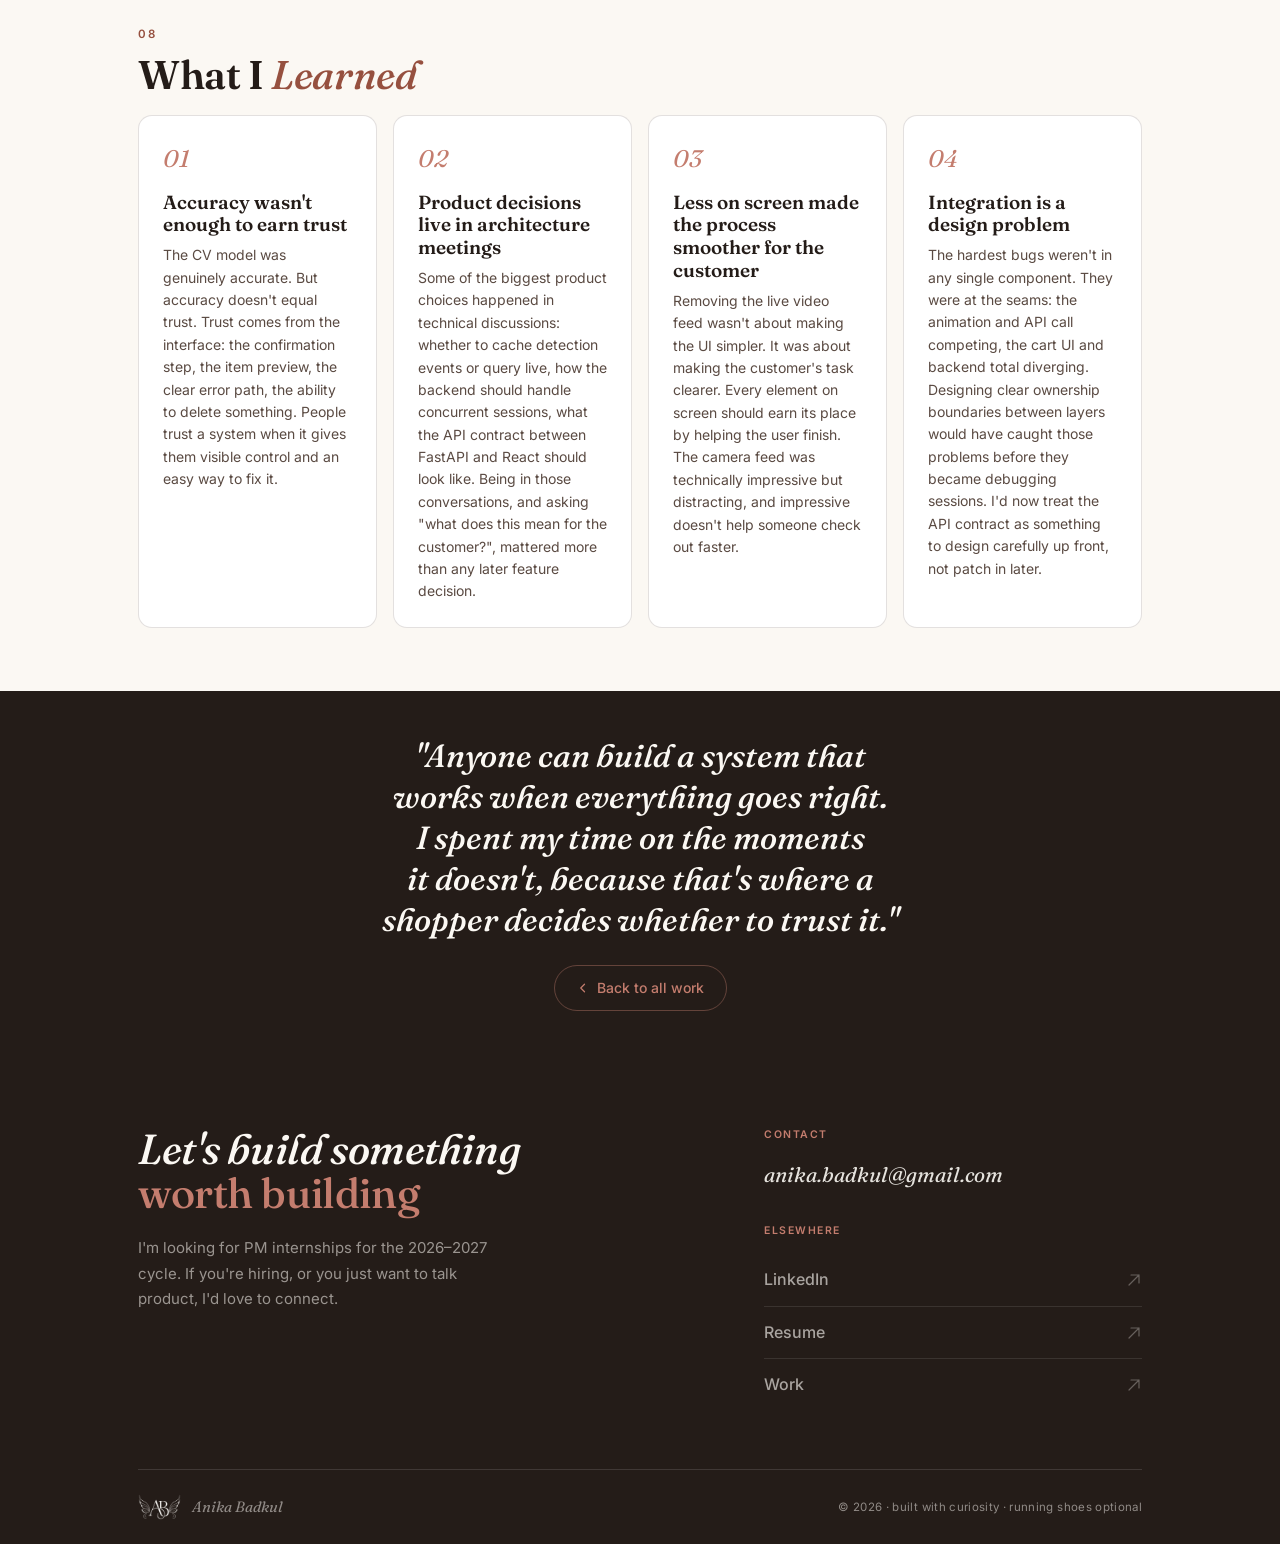
<file: cs-sdp-selfcheckout.html>
<!DOCTYPE html>
<html lang="en">
<head>
<meta charset="UTF-8">
<meta name="viewport" content="width=device-width, initial-scale=1.0">
<title>Self Checkout+ · Anika Badkul</title>
<link rel="canonical" href="https://anikabadkul.com/cs-sdp-selfcheckout.html">
<meta name="theme-color" content="#FBF8F3">
<meta name="description" content="Designing trust into a barcode-free, computer-vision grocery checkout — under 6 seconds, zero barcodes.">
<link rel="icon" type="image/x-icon" href="favicon.ico">
<link rel="apple-touch-icon" href="apple-touch-icon.png">
<meta property="og:type" content="website">
<meta property="og:title" content="Self Checkout+ · Anika Badkul">
<meta property="og:description" content="Designing trust into a barcode-free, computer-vision grocery checkout — under 6 seconds, zero barcodes.">
<meta property="og:image" content="https://anikabadkul.com/images/social-preview.jpg">
<meta property="og:url" content="https://anikabadkul.com/cs-sdp-selfcheckout.html">
<meta name="twitter:card" content="summary_large_image">
<meta name="twitter:title" content="Self Checkout+ · Anika Badkul">
<meta name="twitter:description" content="Designing trust into a barcode-free, computer-vision grocery checkout — under 6 seconds, zero barcodes.">
<meta name="twitter:image" content="https://anikabadkul.com/images/social-preview.jpg">
<link rel="preconnect" href="https://fonts.googleapis.com">
<link rel="preconnect" href="https://fonts.gstatic.com" crossorigin><link href="https://fonts.googleapis.com/css2?family=Fraunces:ital,opsz,wght@0,9..144,400;0,9..144,500;0,9..144,600;1,9..144,400;1,9..144,500&family=Inter:wght@400;500;600&display=swap" rel="stylesheet">
<link rel="stylesheet" href="site.css?v=6">
<style>
/* Page-specific styles only. Shared chrome (nav, case-study hero/meta/sections,
   callouts, stats, lessons, footer, reveal, breakpoints) comes from site.css,
   which is now loaded FIRST so these local rules override it deliberately
   rather than colliding by accident. */
:root{
  --iv:var(--paper);--iv2:var(--paper2);
  --bl:#E8BFB4;--bld:var(--terra-deep); /* text labels: was var(--terra), 2.76:1 on paper2 */ --bll:#F7EBE7;--blm:#D49A8E;
  --max:1100px;
  --pad:max(56px, calc((100vw - var(--max)) / 2 + 56px));
}
/* base html/body, nav, nav::before, .logo-name, .nav-r, .nav-r a, .nav-toggle,
   :focus-visible are all provided identically by shared site.css — removed the
   duplicate copies that used to live here to avoid future drift */
.logo{display:flex;align-items:center;gap:10px;text-decoration:none}.logo img{display:block}
.nav-badge{font-size:11px;font-weight:500;color:var(--bld);background:var(--bll);
  border:1px solid var(--bl);padding:5px 14px;border-radius:20px;letter-spacing:.04em}

/* HERO */
.cs-meta-item{display:flex;flex-direction:column;gap:5px}
.cs-pills{display:flex;flex-wrap:wrap;gap:8px;margin-top:32px}


/* DECISION BLOCKS */
.decision-row{display:grid;grid-template-columns:56px 1fr;gap:24px;padding:24px 0;border-bottom:1px solid rgba(196,125,110,.1)}
.decision-row:last-child{border-bottom:none}
.decision-num{font-family:var(--serif);font-size:28px;font-weight:400;color:var(--terra);line-height:1;padding-top:2px}
.decision-title{font-size:15px;font-weight:500;color:var(--ink);margin-bottom:6px;letter-spacing:-.01em}
.decision-desc{font-size:14px;color:var(--ink2);line-height:1.75}
.decision-tag{display:inline-block;font-size:10px;color:var(--bld);background:var(--bll);border:1px solid var(--bl);padding:3px 10px;border-radius:10px;font-weight:500;margin-top:8px;letter-spacing:.04em}


/* CLOSING */
.sdp-closing{padding:clamp(38px,5vh,56px) var(--pad);background:var(--ink);text-align:center}
.closing-text{font-family:var(--serif);font-size:clamp(22px,2.6vw,32px);font-weight:500;font-style:italic;color:var(--iv);line-height:1.28;max-width:26ch;margin:0 auto 24px}
.back-link{display:inline-flex;align-items:center;gap:8px;font-size:14px;font-weight:500;color:var(--terra);text-decoration:none;border:1px solid rgba(196,125,110,.4);padding:11px 22px;border-radius:30px;transition:all .2s}
.back-link:hover{background:var(--bld);color:#fff}
.sdp-closing-sub{font-size:14px;color:rgba(251,248,243,.45);line-height:1.8;max-width:560px}

/* FOOTER: fully handled by the shared .ft-* system in site.css.
   (Removed a stale element-level `footer{display:flex;...}` rule left over from the old
   footer design — it forced the new footer's two blocks side-by-side and pushed the
   logo caption past the viewport on phones.) */

/* SCROLL ANIMATIONS */
/* .reveal / .d1-d4 handled by shared site.css — removed duplicate keyframe system that was fighting it */

/* Section dividers (preserved from the page's original look) */
.cs-body .cs-section{border-bottom:1px solid rgba(196,125,110,.1)}
.cs-body .cs-section:last-child{border-bottom:none}
/* Pills sit below the meta row in this hero */
.cs-hero .cs-pills{margin-top:32px}
/* Meta items stack label over value (not in shared chrome) */
.cs-meta-item{display:flex;flex-direction:column;gap:5px}
/* Closing quote is on a dark panel, needs light text */
.sdp-closing .closing-text{color:var(--iv)}

/* ─── SELF CHECKOUT+ UI MOCKUPS ─── */

/* Device frame */
.sc-device{border-radius:16px;overflow:hidden;border:1px solid rgba(0,0,0,.09);
  box-shadow:0 20px 60px rgba(0,0,0,.14),0 4px 20px rgba(0,0,0,.08);
  background:#111827;font-family:var(--sans)}
.sc-device *{}

/* Shared header bar */
.sc-header{height:48px;display:flex;align-items:center;justify-content:space-between;
  padding:0 20px;background:rgba(255,255,255,.97);border-bottom:1px solid rgba(0,0,0,.06);
  backdrop-filter:blur(8px)}
.sc-brand{display:flex;align-items:center;gap:8px;font-size:13px;font-weight:700;
  color:#111827;letter-spacing:-.01em}
.sc-brand-mark{width:8px;height:8px;background:#22C55E;border-radius:50%}
.sc-header-right{display:flex;align-items:center;gap:12px}
.sc-cart-pill{display:flex;align-items:center;gap:6px;background:#F3F4F6;border-radius:20px;
  padding:5px 12px;font-size:11px;font-weight:600;color:#374151}
.sc-cart-pill-dot{width:6px;height:6px;background:#22C55E;border-radius:50%}
.sc-help-btn{font-size:11px;color:#6B7280;font-weight:500;background:#F9FAFB;
  border:1px solid #E5E7EB;border-radius:8px;padding:4px 10px}

/* SCREEN 1, Splash */
.sc-splash{min-height:380px;display:flex;flex-direction:column;justify-content:center;
  align-items:center;text-align:center;padding:48px 40px;position:relative;overflow:hidden;
  background:linear-gradient(155deg,#071c0f 0%,#0e3318 35%,#0a2713 65%,#071408 100%)}
.sc-splash-texture{position:absolute;inset:0;opacity:.06;
  background-image:radial-gradient(circle at 30% 40%, rgba(34,197,94,.6) 0%, transparent 50%),
    radial-gradient(circle at 75% 65%, rgba(34,197,94,.4) 0%, transparent 45%)}
.sc-splash-glow{position:absolute;width:400px;height:300px;border-radius:50%;
  background:radial-gradient(ellipse,rgba(34,197,94,.08) 0%,transparent 70%);
  top:50%;left:50%;transform:translate(-50%,-50%)}
.sc-splash-eyebrow{font-size:10px;letter-spacing:.2em;text-transform:uppercase;
  color:rgba(34,197,94,.7);margin-bottom:24px;position:relative;z-index:1;font-weight:500}
.sc-splash-title{font-size:clamp(28px,5vw,52px);font-weight:800;color:#FFFFFF;
  line-height:1.05;letter-spacing:-.03em;position:relative;z-index:1;margin-bottom:16px;
  text-shadow:0 2px 40px rgba(0,0,0,.4)}
.sc-splash-sub{font-size:13px;color:rgba(255,255,255,.5);letter-spacing:.12em;
  text-transform:uppercase;position:relative;z-index:1;font-weight:400}
.sc-splash-tap{font-size:11px;color:rgba(255,255,255,.25);margin-top:40px;
  position:relative;z-index:1;letter-spacing:.1em;text-transform:uppercase}
.sc-splash-tap span{display:inline-block;width:28px;height:1px;background:rgba(255,255,255,.15);
  vertical-align:middle;margin:0 10px}

/* SCREEN 2, Scanning */
.sc-scan-shell{display:grid;grid-template-columns:1.5fr 1fr;min-height:400px}
.sc-camera-area{background:#0D1117;display:flex;align-items:center;justify-content:center;
  position:relative;overflow:hidden;min-height:400px}
.sc-camera-grid{position:absolute;inset:0;
  background-image:linear-gradient(rgba(34,197,94,.06) 1px,transparent 1px),
    linear-gradient(90deg,rgba(34,197,94,.06) 1px,transparent 1px);
  background-size:40px 40px}
.sc-scan-anim{position:absolute;left:10%;right:10%;height:1.5px;top:45%;
  background:linear-gradient(90deg,transparent 0%,rgba(34,197,94,.3) 15%,#22C55E 50%,rgba(34,197,94,.3) 85%,transparent 100%);
  box-shadow:0 0 16px rgba(34,197,94,.5)}
.sc-scan-box{width:140px;height:140px;border-radius:12px;position:relative;z-index:2;
  display:flex;align-items:center;justify-content:center}
.sc-scan-box::before,.sc-scan-box::after{content:"";position:absolute;width:28px;height:28px;border-color:#22C55E;border-style:solid}
.sc-scan-box::before{top:0;left:0;border-width:2.5px 0 0 2.5px;border-radius:3px 0 0 0}
.sc-scan-box::after{bottom:0;right:0;border-width:0 2.5px 2.5px 0;border-radius:0 0 3px 0}
.sc-scan-corner-tr{position:absolute;top:0;right:0;width:28px;height:28px;border-color:#22C55E;border-style:solid;border-width:2.5px 2.5px 0 0;border-radius:0 3px 0 0}
.sc-scan-corner-bl{position:absolute;bottom:0;left:0;width:28px;height:28px;border-color:#22C55E;border-style:solid;border-width:0 0 2.5px 2.5px;border-radius:0 0 0 3px}
.sc-cam-status{position:absolute;bottom:16px;left:16px;display:flex;align-items:center;
  gap:8px;font-size:11px;color:rgba(255,255,255,.45);font-weight:400;letter-spacing:.04em}
.sc-cam-dot{width:7px;height:7px;border-radius:50%;background:#22C55E;
  box-shadow:0 0 6px rgba(34,197,94,.6)}

/* Detection panel */
.sc-det-panel{background:#161D2B;padding:24px;display:flex;flex-direction:column;
  border-left:1px solid rgba(255,255,255,.05)}
.sc-det-label{font-size:10px;letter-spacing:.14em;text-transform:uppercase;
  color:rgba(255,255,255,.35);margin-bottom:16px;font-weight:500}
.sc-det-item-card{background:rgba(255,255,255,.04);border:1px solid rgba(255,255,255,.08);
  border-radius:12px;padding:16px;margin-bottom:12px}
.sc-det-item-top{display:flex;align-items:center;gap:10px;margin-bottom:12px}
.sc-det-check{width:28px;height:28px;border-radius:50%;background:rgba(34,197,94,.15);
  border:1.5px solid #22C55E;display:flex;align-items:center;justify-content:center;flex-shrink:0}
.sc-det-name{font-size:14px;font-weight:700;color:#FFFFFF;letter-spacing:-.01em}
.sc-det-price{font-size:12px;color:rgba(255,255,255,.45);margin-top:1px}
.sc-det-img{width:100%;height:120px;border-radius:8px;background:linear-gradient(135deg,#2d4a2d,#1a3a1a);
  display:flex;align-items:center;justify-content:center;font-size:32px;margin-bottom:12px;
  border:1px solid rgba(255,255,255,.06)}
.sc-det-actions{display:flex;gap:8px}
.sc-det-btn{flex:1;padding:9px;border-radius:10px;font-size:12px;font-weight:700;
  letter-spacing:.04em;text-align:center;font-family:var(--sans)}
.sc-det-btn-reject{background:rgba(239,68,68,.1);border:1.5px solid rgba(239,68,68,.3);color:#F87171}
.sc-det-btn-accept{background:#22C55E;border:none;color:#fff}

/* SCREEN 3, Cart */
.sc-cart-shell{display:grid;grid-template-columns:1.4fr 1fr;min-height:420px;background:#F5F7F5}
.sc-cart-left{padding:24px 20px}
.sc-cart-title{font-size:16px;font-weight:700;color:#111827;margin-bottom:16px;letter-spacing:-.01em}
.sc-item-row{display:flex;align-items:center;gap:12px;padding:10px 12px;border-radius:10px;
  background:#fff;margin-bottom:7px;border:1px solid #F3F4F6;
  box-shadow:0 1px 3px rgba(0,0,0,.04)}
.sc-item-thumb{width:40px;height:40px;border-radius:8px;flex-shrink:0;border:1px solid rgba(0,0,0,.06)}
.sc-item-name{flex:1;font-size:13px;font-weight:500;color:#111827;letter-spacing:-.01em}
.sc-item-price{font-size:13px;font-weight:600;color:#374151;margin-right:4px}
.sc-item-del{width:26px;height:26px;border-radius:7px;display:flex;align-items:center;
  justify-content:center;font-size:13px;color:#EF4444;opacity:.6;flex-shrink:0}

.sc-cart-right{background:#FFFFFF;padding:24px;border-left:1px solid #E5E7EB;
  display:flex;flex-direction:column;justify-content:space-between}
.sc-summary-row{display:flex;justify-content:space-between;align-items:baseline;margin-bottom:10px}
.sc-summary-label{font-size:13px;color:#6B7280;font-weight:400}
.sc-summary-val{font-size:13px;color:#374151;font-weight:500}
.sc-summary-divider{height:1px;background:#E5E7EB;margin:14px 0}
.sc-total-row{display:flex;justify-content:space-between;align-items:baseline;margin-bottom:24px}
.sc-total-label{font-size:15px;font-weight:700;color:#111827}
.sc-total-val{font-size:28px;font-weight:800;color:#111827;letter-spacing:-.03em}
.sc-checkout-btn{width:100%;padding:16px;background:#22C55E;border:none;border-radius:14px;
  font-size:14px;font-weight:800;color:#fff;letter-spacing:.06em;text-transform:uppercase;margin-bottom:8px;font-family:var(--sans)}
.sc-more-btn{width:100%;padding:11px;background:#F3F4F6;border:none;border-radius:12px;
  font-size:12px;font-weight:700;color:#6B7280;letter-spacing:.06em;text-transform:uppercase;font-family:var(--sans)}

/* SCREEN 4, Payment */
.sc-flow-screen{background:#FFFFFF;min-height:400px;display:flex;flex-direction:column}
.sc-stepper{display:flex;align-items:center;justify-content:center;padding:24px 40px 8px;gap:0}
.sc-step{display:flex;align-items:center;gap:8px}
.sc-step-bubble{width:32px;height:32px;border-radius:50%;display:flex;align-items:center;
  justify-content:center;font-size:13px;font-weight:700;flex-shrink:0}
.sc-step-bubble.done{background:#22C55E;color:#fff}
.sc-step-bubble.active{background:#111827;color:#fff;box-shadow:0 0 0 4px rgba(17,24,39,.12)}
.sc-step-bubble.todo{background:#F3F4F6;color:#9CA3AF}
.sc-step-text{font-size:11px;font-weight:600;white-space:nowrap}
.sc-step-text.active{color:#111827}
.sc-step-text.done{color:#22C55E}
.sc-step-text.todo{color:#D1D5DB}
.sc-step-line{width:52px;height:2px;margin:0 6px;flex-shrink:0}
.sc-step-line.done{background:#22C55E}
.sc-step-line.todo{background:#F3F4F6}

.sc-flow-body{flex:1;display:flex;flex-direction:column;align-items:center;justify-content:center;padding:20px 60px 32px}
.sc-flow-q{font-size:24px;font-weight:800;color:#111827;text-align:center;
  margin-bottom:36px;letter-spacing:-.02em;line-height:1.2}
.sc-options-row{display:flex;gap:20px;justify-content:center;width:100%;max-width:480px}
.sc-option-card{flex:1;background:#F9FAFB;border:2px solid #E5E7EB;border-radius:20px;
  padding:32px 20px;display:flex;flex-direction:column;align-items:center;gap:14px;
  transition:all .2s}
.sc-option-card.sel{background:#F0FAF4;border-color:#22C55E;
  box-shadow:0 0 0 4px rgba(34,197,94,.1)}
.sc-option-icon{width:56px;height:56px;border-radius:16px;background:#fff;
  display:flex;align-items:center;justify-content:center;
  box-shadow:0 2px 8px rgba(0,0,0,.08);font-size:24px}
.sc-option-label{font-size:11px;font-weight:800;color:#374151;letter-spacing:.1em;
  text-transform:uppercase;text-align:center}

.sc-flow-footer{display:flex;align-items:center;justify-content:flex-start;padding:0 20px 20px}
.sc-back-btn{font-size:12px;color:#9CA3AF;font-weight:500;padding:8px 16px;
  background:#F9FAFB;border:1px solid #E5E7EB;border-radius:10px;font-family:var(--sans)}

/* SCREEN 5, Receipt choice */
.sc-receipt-options{display:flex;gap:16px;justify-content:center;width:100%;max-width:520px}
.sc-receipt-card{flex:1;background:#F9FAFB;border:2px solid #E5E7EB;border-radius:20px;
  padding:28px 16px;display:flex;flex-direction:column;align-items:center;gap:10px;min-width:120px}
.sc-receipt-card.sel{background:#F0FAF4;border-color:#22C55E}
.sc-receipt-icon{width:36px;height:36px;display:flex;align-items:center;justify-content:center}
.sc-receipt-label{font-size:11px;font-weight:700;letter-spacing:.08em;text-transform:uppercase;color:#374151;text-align:center}

/* SCREEN 6, Thank you */
.sc-thankyou{min-height:380px;display:flex;flex-direction:column;justify-content:center;
  align-items:center;text-align:center;padding:48px 40px;position:relative;overflow:hidden;
  background:linear-gradient(155deg,#052E16 0%,#14532D 45%,#15803D 100%)}
.sc-ty-glow{position:absolute;width:500px;height:350px;border-radius:50%;
  background:radial-gradient(ellipse,rgba(34,197,94,.12) 0%,transparent 70%);
  top:50%;left:50%;transform:translate(-50%,-50%)}
.sc-ty-check{width:64px;height:64px;border-radius:50%;background:rgba(34,197,94,.2);
  border:2px solid rgba(34,197,94,.4);display:flex;align-items:center;justify-content:center;
  margin:0 auto 20px;position:relative;z-index:1}
.sc-ty-title{font-size:40px;font-weight:800;color:#FFFFFF;letter-spacing:-.03em;
  position:relative;z-index:1;margin-bottom:12px;line-height:1}
.sc-ty-sub{font-size:14px;color:rgba(255,255,255,.5);position:relative;z-index:1;
  font-weight:400;line-height:1.6;max-width:280px;margin:0 auto}
.sc-ty-detail{font-size:11px;color:rgba(255,255,255,.25);position:relative;z-index:1;
  margin-top:24px;letter-spacing:.08em;text-transform:uppercase}

/* Error modal overlay */
.sc-overlay-wrap{position:relative}
.sc-overlay{position:absolute;inset:0;background:rgba(0,0,0,.55);backdrop-filter:blur(3px);
  display:flex;align-items:center;justify-content:center;z-index:10;border-radius:16px}
.sc-modal-card{background:#fff;border-radius:20px;padding:28px 24px;width:320px;
  text-align:center;box-shadow:0 24px 64px rgba(0,0,0,.25)}
.sc-modal-icon{width:52px;height:52px;border-radius:50%;background:#FEF2F2;
  display:flex;align-items:center;justify-content:center;margin:0 auto 14px;font-size:24px}
.sc-modal-icon.ok{background:#F0FAF4}
.sc-modal-title{font-size:17px;font-weight:700;color:#111827;margin-bottom:8px;letter-spacing:-.01em}
.sc-modal-body{font-size:12px;color:#6B7280;line-height:1.65;margin-bottom:20px}
.sc-modal-btn{width:100%;padding:12px;border-radius:12px;font-size:13px;font-weight:700;
  font-family:var(--sans);letter-spacing:.02em;margin-bottom:8px}
.sc-modal-btn:last-child{margin-bottom:0}
.sc-modal-btn-primary{background:#22C55E;color:#fff;border:none}
.sc-modal-btn-outline{background:transparent;color:#374151;border:1.5px solid #E5E7EB}
.sc-modal-btn-ghost{background:#FEF2F2;color:#EF4444;border:none}

/* Screen gallery layouts */
.sc-grid{display:grid;grid-template-columns:1fr 1fr;gap:20px;margin:32px 0}
.sc-gallery-item{display:flex;flex-direction:column;gap:10px}
.sc-screen-label{font-size:11px;letter-spacing:.08em;text-transform:uppercase;color:var(--ink3);
  font-weight:500;text-align:center}
.sc-img-frame{border-radius:14px;overflow:hidden;border:1px solid rgba(0,0,0,.08);
  box-shadow:0 12px 40px rgba(0,0,0,.12),0 2px 8px rgba(0,0,0,.06)}
.sc-img-frame img{display:block;width:100%;height:auto}

/* ─── ADMIN DASHBOARD MOCKUP ─── */
.ad-frame{border-radius:14px;overflow:hidden;border:1px solid rgba(196,125,110,.18);
  background:#F8FAFC;box-shadow:0 8px 40px rgba(26,21,18,.07);margin:32px 0;font-family:var(--sans)}
.ad-shell{display:grid;grid-template-columns:220px 1fr;min-height:420px}
.ad-sidebar{background:#111827;padding:0;display:flex;flex-direction:column}
.ad-sidebar-header{padding:20px 20px 16px;border-bottom:1px solid rgba(255,255,255,.06)}
.ad-sidebar-brand{display:flex;align-items:center;gap:8px;font-size:13px;font-weight:700;color:#fff}
.ad-sidebar-dot{width:8px;height:8px;background:#22C55E;border-radius:50%}
.ad-sidebar-sub{font-size:10px;color:rgba(255,255,255,.3);margin-top:2px;letter-spacing:.04em;text-transform:uppercase}
.ad-sidebar-nav{padding:12px 0;flex:1}
.ad-nav-section{font-size:9px;letter-spacing:.14em;text-transform:uppercase;color:rgba(255,255,255,.2);
  padding:0 16px;margin-bottom:6px;margin-top:16px;font-weight:600}
.ad-nav-section:first-child{margin-top:4px}
.ad-nav-item{display:flex;align-items:center;gap:10px;padding:9px 16px;font-size:12px;
  color:rgba(255,255,255,.45);font-weight:400;border-right:2px solid transparent}
.ad-nav-item.active{background:rgba(34,197,94,.08);color:#FFFFFF;border-right-color:#22C55E}
.ad-nav-item svg{width:14px;height:14px;flex-shrink:0}
.ad-sidebar-footer{padding:16px;border-top:1px solid rgba(255,255,255,.06)}
.ad-operator{display:flex;align-items:center;gap:10px}
.ad-op-avatar{width:30px;height:30px;border-radius:50%;background:rgba(34,197,94,.15);
  border:1px solid rgba(34,197,94,.3);display:flex;align-items:center;justify-content:center;
  font-size:12px;font-weight:700;color:#22C55E;flex-shrink:0}
.ad-op-name{font-size:12px;color:rgba(255,255,255,.6);font-weight:500}
.ad-op-role{font-size:10px;color:rgba(255,255,255,.25)}

.ad-main{padding:0;display:flex;flex-direction:column;background:#F9FAFB}
.ad-topbar{height:52px;background:#fff;border-bottom:1px solid #E5E7EB;display:flex;
  align-items:center;justify-content:space-between;padding:0 24px}
.ad-page-title{font-size:15px;font-weight:700;color:#111827;letter-spacing:-.01em}
.ad-topbar-right{display:flex;align-items:center;gap:10px}
.ad-btn{font-size:12px;font-weight:600;padding:7px 16px;border-radius:8px;font-family:var(--sans)}
.ad-btn-green{background:#22C55E;color:#fff;border:none}
.ad-btn-outline{background:#fff;border:1.5px solid #E5E7EB;color:#374151}

.ad-content{padding:20px 24px;flex:1;overflow:hidden}
.ad-stat-row{display:grid;grid-template-columns:repeat(4,1fr);gap:12px;margin-bottom:20px}
.ad-stat{background:#fff;border:1px solid #E5E7EB;border-radius:10px;padding:14px 16px}
.ad-stat-label{font-size:10px;color:#9CA3AF;font-weight:600;letter-spacing:.06em;text-transform:uppercase;margin-bottom:5px}
.ad-stat-val{font-size:22px;font-weight:800;color:#111827;letter-spacing:-.02em;line-height:1}
.ad-stat-sub{font-size:10px;color:#6B7280;margin-top:3px}
.ad-stat-val.green{color:#16A34A}

.ad-table-wrap{background:#fff;border:1px solid #E5E7EB;border-radius:10px;overflow:hidden}
.ad-table-head{display:flex;align-items:center;justify-content:space-between;
  padding:14px 16px;border-bottom:1px solid #F3F4F6}
.ad-table-title{font-size:13px;font-weight:700;color:#111827}
.ad-search{background:#F9FAFB;border:1px solid #E5E7EB;border-radius:7px;
  padding:6px 12px;font-size:11px;color:#9CA3AF;width:180px}
.ad-table{width:100%;border-collapse:collapse;font-size:11px}
.ad-table th{text-align:left;padding:8px 14px;color:#9CA3AF;font-weight:600;letter-spacing:.06em;
  text-transform:uppercase;font-size:10px;border-bottom:1px solid #F3F4F6;background:#FAFAFA}
.ad-table td{padding:10px 14px;color:#374151;border-bottom:1px solid #F9FAFB}
.ad-table tr:last-child td{border-bottom:none}
.ad-badge{display:inline-flex;align-items:center;gap:4px;font-size:10px;font-weight:700;
  padding:3px 8px;border-radius:6px;letter-spacing:.02em}
.ad-badge.active{background:#DCFCE7;color:#166534}
.ad-badge.pending{background:#FEF3C7;color:#92400E}
.ad-badge.inactive{background:#F3F4F6;color:#6B7280}
.ad-confidence{display:flex;align-items:center;gap:6px}
.ad-conf-bar{height:4px;border-radius:2px;background:#E5E7EB;flex:1;overflow:hidden}
.ad-conf-fill{height:100%;border-radius:2px}
.ad-conf-fill.high{background:#22C55E}
.ad-conf-fill.med{background:#F59E0B}
.ad-edit-btn{font-size:10px;color:#2563EB;font-weight:600;background:none;border:none;font-family:var(--sans)}

/* Override queue styling */
.ad-override-row{display:flex;align-items:center;gap:12px;padding:10px 16px;border-bottom:1px solid #F9FAFB}
.ad-override-row:last-child{border-bottom:none}
.ad-ov-img{width:36px;height:36px;border-radius:8px;background:#F0FAF4;display:flex;align-items:center;justify-content:center;font-size:16px;flex-shrink:0}
.ad-ov-info{flex:1}
.ad-ov-name{font-size:12px;font-weight:600;color:#111827}
.ad-ov-meta{font-size:10px;color:#9CA3AF;margin-top:1px}
.ad-ov-actions{display:flex;gap:6px}
.ad-ov-btn{font-size:11px;font-weight:600;padding:5px 12px;border-radius:7px;font-family:var(--sans)}
.ad-ov-btn-approve{background:#DCFCE7;color:#166534;border:1px solid rgba(22,163,74,.2)}
.ad-ov-btn-reject{background:#FEF2F2;color:#991B1B;border:1px solid rgba(239,68,68,.2)}

/* Tabs */
.ad-tabs{display:flex;border-bottom:1px solid #E5E7EB;padding:0 24px;background:#fff}
.ad-tab{font-size:12px;padding:10px 16px;color:#9CA3AF;border-bottom:2px solid transparent;margin-bottom:-1px;font-weight:500}
.ad-tab.active{color:#111827;border-bottom-color:#22C55E;font-weight:700}

/* ROLE CARD */
.role-grid{display:grid;grid-template-columns:1fr 1fr;gap:20px;margin:24px 0}
.role-card{background:var(--iv2);border:1px solid rgba(196,125,110,.15);border-radius:14px;padding:24px}
.role-card-label{font-size:10px;letter-spacing:.12em;text-transform:uppercase;color:var(--bld);font-weight:500;margin-bottom:12px}
.role-card-title{font-size:16px;font-weight:500;color:var(--ink);margin-bottom:10px;letter-spacing:-.01em}
.role-card ul{list-style:none;padding:0}
.role-card li{font-size:13px;color:var(--ink2);line-height:1.65;padding:3px 0 3px 16px;position:relative}
.role-card li::before{content:"·";position:absolute;left:0;color:var(--bl);font-size:10px;top:6px}

/* MOBILE */
@media(max-width:768px){
  :root{--pad:24px}
  .two-col,.two-col-3,.lessons-grid,.role-grid,.sc-grid,.ad-stat-row{grid-template-columns:1fr}
  .sc-scan-shell,.sc-cart-shell,.ad-shell{grid-template-columns:1fr}
  .sc-det-panel,.ad-sidebar{display:none}
  /* Fix: the admin topbar's min-content width (title + two buttons) was wider than the
     viewport and made the whole page scroll sideways. The dashboard is a desktop tool,
     so let it scroll inside its own frame instead of stretching the page. */
  .ad-frame{overflow-x:auto;-webkit-overflow-scrolling:touch}
  .ad-frame .ad-shell{min-width:520px}
  .sc-stepper,.sc-options-row,.sc-receipt-options{flex-direction:column;align-items:center}
  .sc-step-line{display:none}
}

</style>
<noscript><style>.reveal{opacity:1!important;transform:none!important}</style></noscript>
</head>
<body>
<a class="skip-link" href="#main">Skip to content</a>
<div class="read-progress" aria-hidden="true"></div>
<nav>
  <a class="logo" href="index.html" aria-label="Anika Badkul home">
    <img src="/images/brand/logo-mark-rose-sm.png" width="220" height="136" alt="" loading="eager">
    <span class="logo-name">Anika Badkul</span>
  </a>
  <div class="nav-r" id="nav-menu">
    <a href="about.html">About</a>
    <a href="work.html" class="active">Work</a>
    <a href="projects.html" style="display:none">Curiosities</a>
    <a href="resume.html">Resume</a>
    <a href="mailto:anika.badkul@gmail.com" class="nav-cta">Get in touch</a>
  </div>
  <button class="nav-toggle" aria-label="Open menu" aria-expanded="false" aria-controls="nav-menu"><span></span><span></span><span></span></button>
</nav>

<main id="main">
<!-- HERO -->
<section class="cs-hero">
  <a href="work.html" class="cs-back">
    <svg width="14" height="14" viewBox="0 0 14 14" fill="none"><path d="M9 11L5 7l4-4" stroke="currentColor" stroke-width="1.3" stroke-linecap="round" stroke-linejoin="round"/></svg>
    Back to work
  </a>
  <div class="cs-eyebrow">Product & UI Lead · Senior Design Project · Computer Vision · React</div>
  <h1 class="cs-title">Designing trust into a <em>barcode-free</em> checkout</h1>
  <p class="cs-subtitle">Self Checkout+ is a computer vision grocery checkout system that identifies items without barcodes. I led the product direction and built the entire customer-facing experience, designing an interface that makes shoppers trust a system working invisibly behind the scenes.</p>
  <div class="cs-meta">
    <div class="cs-meta-item">
      <span class="cs-meta-label">Project</span>
      <span class="cs-meta-value">Self Checkout+</span>
    </div>
    <div class="cs-meta-item">
      <span class="cs-meta-label">My Role</span>
      <span class="cs-meta-value">Product & UI Lead</span>
    </div>
    <div class="cs-meta-item">
      <span class="cs-meta-label">Context</span>
      <span class="cs-meta-value">Senior Design Capstone</span>
    </div>
    <div class="cs-meta-item">
      <span class="cs-meta-label">Frontend</span>
      <span class="cs-meta-value">React · Framer Motion</span>
    </div>
    <div class="cs-meta-item">
      <span class="cs-meta-label">Backend</span>
      <span class="cs-meta-value">FastAPI · SQLite</span>
    </div>
    <div class="cs-meta-item">
      <span class="cs-meta-label">Hardware</span>
      <span class="cs-meta-value">Raspberry Pi · ATmega328p</span>
    </div>
  </div>
  <div class="cs-pills">
    <span class="cs-pill">UX Design</span>
    <span class="cs-pill">React</span>
    <span class="cs-pill">Computer Vision</span>
    <span class="cs-pill">Product Ownership</span>
    <span class="cs-pill">Framer Motion</span>
    <span class="cs-pill">Hardware + Software</span>
  </div>
</section>

<div class="cs-body">

<!-- 01 THE PROBLEM -->
<section class="cs-section">
  <span class="section-num">01</span>
  <h2 class="section-title reveal">The <em>Problem</em></h2>
  <div class="two-col">
    <div>
      <p class="body-p">Traditional self-checkout fails at the same moment every time: when there's no barcode. Loose produce, bulk goods, specialty items, the customer either guesses a code from a printed menu or waves down an attendant. That's the failure point we set out to eliminate with computer vision instead of a scanner.</p>
      <p class="body-p">But removing the barcode doesn't remove the two people who have to trust the result. <strong>Shoppers</strong> need to believe a system working invisibly behind the scenes got their total right before they'll pay it. <strong>Store staff</strong> need a fast way to step in the moment it doesn't, without holding up the line. Design for the first group and ignore the second, and one CV miss turns into a stuck checkout lane. The CV pipeline itself, YOLOv8 detection matched against a CLIP-trained embedding database, was strong from early on. The open problem was everything around it: an interface that earns trust for a system nobody can see working.</p>
    </div>
    <div>
      <div class="stat-grid" style="grid-template-columns:1fr 1fr">
        <div class="stat-item">
          <span class="stat-num">6</span>
          <span class="stat-label">distinct customer screens in the checkout flow</span>
        </div>
        <div class="stat-item">
          <span class="stat-num">2</span>
          <span class="stat-label">user segments: shoppers and store staff</span>
        </div>
        <div class="stat-item">
          <span class="stat-num">0</span>
          <span class="stat-label">barcodes scanned in the entire checkout flow</span>
        </div>
        <div class="stat-item">
          <span class="stat-num">4</span>
          <span class="stat-label">person team across hardware, CV, and software</span>
        </div>
      </div>
    </div>
  </div>
</section>

<!-- 02 MY ROLE -->
<section class="cs-section">
  <span class="section-num">02</span>
  <h2 class="section-title reveal">My <em>Role</em></h2>
  <p class="body-p">As Product & UI Lead, I owned two things that rarely travel together: every pixel of the customer experience, and every major decision about what the product should actually do.</p>
  <div class="role-grid">
    <div class="role-card reveal">
      <div class="role-card-label">Product Ownership</div>
      <div class="role-card-title">Defining what the system is</div>
      <ul>
        <li>Led product decisions with the team and advisor, from feature scope to architecture tradeoffs</li>
        <li>Raised and resolved questions like: should we auto-add items or ask first? should we show a live video feed?</li>
        <li>Contributed to the systems thinking and architecture for the computer vision model, not just the customer's side of it</li>
        <li>Cut features that added complexity without adding trust or speed</li>
      </ul>
    </div>
    <div class="role-card reveal d1">
      <div class="role-card-label">Design & Engineering</div>
      <div class="role-card-title">Building the experience layer</div>
      <ul>
        <li>Designed and built the complete customer checkout flow in React, all six screens</li>
        <li>Built the admin dashboard for store operators: inventory, overrides, session monitoring</li>
        <li>Integrated the Raspberry Pi cameras myself, wiring the hardware capture into the CV module</li>
        <li>Owned the SQLite schema and the integration between the React frontend and FastAPI backend</li>
        <li>Implemented Framer Motion animations and resolved animation-blocking issues during API calls</li>
      </ul>
    </div>
  </div>
  <div class="callout reveal">
    <div class="callout-label">The stack</div>
    <p class="callout-text" style="font-size:15px;font-style:normal;font-family:var(--sans);font-weight:300;color:var(--ink2);line-height:1.85">Customer UI and admin dashboard in <strong style="color:var(--ink);font-weight:500">React with Framer Motion</strong>. Backend in <strong style="color:var(--ink);font-weight:500">FastAPI with SQLite</strong>. CV pipeline using <strong style="color:var(--ink);font-weight:500">YOLOv8 + CLIP + FAISS + OCR</strong> running on a Raspberry Pi. Hardware signaling over an ATmega328p MCU. My domain was mainly the software layer above the CV model, plus the camera integration and input on the CV architecture.</p>
  </div>
</section>

<!-- 03 THE CUSTOMER EXPERIENCE -->
<section class="cs-section">
  <span class="section-num">03</span>
  <h2 class="section-title reveal">The Customer <em>Experience</em></h2>
  <p class="body-p reveal">Six screens, one goal: make shoppers trust a system working entirely out of sight. Every design decision was about control, giving customers a visible way to verify, correct, and confirm before money changed hands.</p>

  <div class="sc-grid reveal" style="margin-top:40px">

    <!-- 1: Splash -->
    <div class="sc-gallery-item">
      <div class="sc-img-frame">
        <img src="/images/case-studies/selfcheckout/sdp-screen1.webp" width="1600" height="1048" alt="SelfCheckout+ splash screen, Touch Anywhere to Start" loading="lazy" decoding="async">
      </div>
      <div class="sc-screen-label">01 · Idle / Splash</div>
    </div>

    <!-- 2: Scan + item detected -->
    <div class="sc-gallery-item">
      <div class="sc-img-frame">
        <img src="/images/case-studies/selfcheckout/sdp-screen2.webp" width="1600" height="1077" alt="SelfCheckout+ scanning screen, item not recognized error state" loading="lazy" decoding="async">
      </div>
      <div class="sc-screen-label">02 · Scan &amp; Detect</div>
    </div>

    <!-- 3: Cart -->
    <div class="sc-gallery-item">
      <div class="sc-img-frame">
        <img src="/images/case-studies/selfcheckout/sdp-screen3.webp" width="1600" height="1077" alt="SelfCheckout+ cart review screen" loading="lazy" decoding="async">
      </div>
      <div class="sc-screen-label">03 · Cart Review</div>
    </div>

    <!-- 4: Payment -->
    <div class="sc-gallery-item">
      <div class="sc-img-frame">
        <img src="/images/case-studies/selfcheckout/sdp-screen4.webp" width="1600" height="1077" alt="SelfCheckout+ payment method selection" loading="lazy" decoding="async">
      </div>
      <div class="sc-screen-label">04 · Payment</div>
    </div>

    <!-- 5: Receipt -->
    <div class="sc-gallery-item">
      <p class="sr-only">Mockup: receipt preference screen — a four-step progress bar with Scan, Review, and Payment complete, asking “How would you like your receipt?” with Email selected, plus Print and Skip options.</p>
      <div class="sc-device" aria-hidden="true" inert>
        <div class="sc-header">
          <div class="sc-brand"><span class="sc-brand-mark"></span>SelfCheckout+</div>
        </div>
        <div class="sc-flow-screen">
          <div class="sc-stepper">
            <div class="sc-step"><div class="sc-step-bubble done">✓</div><div class="sc-step-text done">Scan</div></div>
            <div class="sc-step-line done"></div>
            <div class="sc-step"><div class="sc-step-bubble done">✓</div><div class="sc-step-text done">Review</div></div>
            <div class="sc-step-line done"></div>
            <div class="sc-step"><div class="sc-step-bubble done">✓</div><div class="sc-step-text done">Payment</div></div>
            <div class="sc-step-line done"></div>
            <div class="sc-step"><div class="sc-step-bubble active">4</div><div class="sc-step-text active">Receipt</div></div>
          </div>
          <div class="sc-flow-body">
            <div class="sc-flow-q">How would you like your receipt?</div>
            <div class="sc-options-row">
              <div class="sc-option-card sel">
                <div class="sc-option-icon">
                  <svg width="22" height="22" viewBox="0 0 22 22" fill="none"><rect x="2" y="5" width="18" height="13" rx="2" stroke="#16A34A" stroke-width="1.7"/><path d="M6 9h10M6 13h6" stroke="#16A34A" stroke-width="1.7" stroke-linecap="round"/></svg>
                </div>
                <div class="sc-option-label">Email</div>
              </div>
              <div class="sc-option-card">
                <div class="sc-option-icon">
                  <svg width="22" height="22" viewBox="0 0 22 22" fill="none"><rect x="3" y="8" width="16" height="10" rx="1.5" stroke="#374151" stroke-width="1.7"/><path d="M6 8V5a1 1 0 011-1h8a1 1 0 011 1v3M6 15h10" stroke="#374151" stroke-width="1.7" stroke-linecap="round"/><circle cx="17" cy="12" r="1" fill="#374151"/></svg>
                </div>
                <div class="sc-option-label">Print</div>
              </div>
              <div class="sc-option-card">
                <div class="sc-option-icon" style="opacity:.4">
                  <svg width="22" height="22" viewBox="0 0 22 22" fill="none"><path d="M4 4l14 14M18 4L4 18" stroke="#374151" stroke-width="1.7" stroke-linecap="round"/></svg>
                </div>
                <div class="sc-option-label" style="color:#9CA3AF">Skip</div>
              </div>
            </div>
          </div>
          <div class="sc-flow-footer"><button class="sc-back-btn">← Go Back</button></div>
        </div>
      </div>
      <div class="sc-screen-label">05 · Receipt Preference</div>
    </div>

    <!-- 6: Thank you -->
    <div class="sc-gallery-item">
      <p class="sr-only">Mockup: confirmation screen — “Thank You! Your receipt has been emailed,” with a prompt to touch anywhere to restart.</p>
      <div class="sc-device" aria-hidden="true" inert>
        <div class="sc-thankyou">
          <div class="sc-ty-glow"></div>
          <div class="sc-ty-check">
            <svg width="28" height="28" viewBox="0 0 28 28" fill="none"><path d="M7 14.5l5 5 9-9" stroke="#22C55E" stroke-width="2.5" stroke-linecap="round" stroke-linejoin="round"/></svg>
          </div>
          <div class="sc-ty-title">Thank You!</div>
          <div class="sc-ty-sub">Your receipt has been emailed. Have a great day.</div>
          <div class="sc-ty-detail">Session complete &nbsp;·&nbsp; Touch anywhere to restart</div>
        </div>
      </div>
      <div class="sc-screen-label">06 · Confirmation</div>
    </div>

  </div>
</section>

<!-- 04 KEY DESIGN DECISIONS -->
<section class="cs-section">
  <span class="section-num">04</span>
  <h2 class="section-title reveal">Key Design <em>Decisions</em></h2>
  <p class="body-p reveal">The most interesting design work wasn't the visual styling, it was the product thinking that shaped the flow. Each one below started from a pain point a shopper or a store operator would actually hit, and the tradeoff I made to fix it.</p>

  <div class="decision-row reveal">
    <div class="decision-num">01</div>
    <div>
      <div class="decision-title">Build in a confirmation step, don't auto-add items</div>
      <div class="decision-desc"><strong>Pain point:</strong> a system that silently adds items, even accurately, feels like it's deciding for you. When the CV pipeline identifies an item, the shopper sees "Did we get this right?" before it's added to the cart. That trades a little speed for trust: it gives the customer a moment of control and an easy way to fix a wrong call without flagging down an attendant. It costs one extra tap per item, and for a brand-new checkout format where trust isn't a given yet, that was worth it.</div>
      <span class="decision-tag">UX decision</span>
    </div>
  </div>

  <div class="decision-row reveal">
    <div class="decision-num">02</div>
    <div>
      <div class="decision-title">Cut the live video feed entirely</div>
      <div class="decision-desc"><strong>Pain point:</strong> watching yourself get scanned is unsettling, not reassuring. An early version showed a live camera feed in the scanning zone. I cut it. Live video is visually noisy, raises real privacy questions, and doesn't help the customer finish any faster, the task is checkout, not watching the camera process food. What replaced it was a clean scanning zone with a simple status indicator, enough to show the system is working, nothing more.</div>
      <span class="decision-tag">Product decision</span>
    </div>
  </div>

  <div class="decision-row reveal">
    <div class="decision-num">03</div>
    <div>
      <div class="decision-title">Let the backend own the cart total</div>
      <div class="decision-desc"><strong>Pain point:</strong> even a few cents of drift between what the screen shows and what you actually get charged reads as a bug, and in a system nobody can see working, one visible bug undoes a lot of trust. Early builds kept the cart total in React and synced it with the backend now and then, which caused subtle mismatches. I moved the cart entirely to the backend and had React simply render whatever the API returned. One source of truth, no drift, no reconciliation bugs.</div>
      <span class="decision-tag">Engineering decision</span>
    </div>
  </div>

  <div class="decision-row reveal">
    <div class="decision-num">04</div>
    <div>
      <div class="decision-title">Keep animations off the data-fetching thread</div>
      <div class="decision-desc"><strong>Pain point:</strong> a screen that stutters or freezes mid-checkout feels broken, even when the backend is working fine. Framer Motion transitions would stutter whenever an API call blocked the main thread. The fix was separating the animation from the data fetch: the UI plays the transition on its own, and the component updates when the fetch resolves, not when it starts. Every screen transition felt instant even while the backend was still working.</div>
      <span class="decision-tag">Engineering decision</span>
    </div>
  </div>
</section>

<!-- 05 THE INTEGRATION CHALLENGE -->
<section class="cs-section">
  <span class="section-num">05</span>
  <h2 class="section-title reveal">The Integration <em>Challenge</em></h2>
  <div class="two-col">
    <div>
      <p class="body-p">The hardest problems weren't in any single layer. They were at the seams between layers. The CV pipeline produced detection events. The FastAPI backend processed them into cart items. The React frontend rendered the cart. When all three systems were moving at once, things broke in ways no single component's tests could catch.</p>
      <p class="body-p">As the person responsible for the integration layer, I owned the SQLite schema that made the CV pipeline's output usable by the frontend. I also designed the API contract between FastAPI and React: which fields the frontend could trust, which had to be calculated server-side, and how errors from the CV layer should surface to the customer.</p>
    </div>
    <div>
      <div class="callout" style="margin-top:0">
        <div class="callout-label">The key insight</div>
        <p class="callout-text">The hardest integration problems weren't really about code. They came down to being clear about which layer owned what. Once each layer had one job, most of the bugs had nowhere to hide.</p>
      </div>
      <div style="margin-top:20px">
        <div class="decision-row" style="padding-top:0;border-top:none">
          <div class="decision-num" style="font-size:18px">→</div>
          <div>
            <div class="decision-title">CV pipeline → SQLite → FastAPI → React</div>
            <div class="decision-desc" style="font-size:13px">Each layer had a defined contract. The CV pipeline wrote detection events, SQLite stored item metadata, FastAPI computed totals, and React rendered state. Keeping those responsibilities separate is what made the system easy to debug.</div>
          </div>
        </div>
      </div>
    </div>
  </div>
</section>

<!-- 06 ADMIN INTERFACE -->
<section class="cs-section">
  <span class="section-num">06</span>
  <h2 class="section-title reveal">The Admin <em>Interface</em></h2>
  <p class="body-p reveal">The customer-facing flow was one half of the product. The other half was the operator dashboard, the interface that lets store staff manage inventory, approve manual overrides, and monitor active sessions. I designed and built this separately from the customer UI, giving it a simpler, more utilitarian look that reads as an internal tool rather than a customer product.</p>

  <!-- Admin Dashboard: Inventory Tab -->
  <p class="sr-only">Mockup: the admin inventory dashboard — a sidebar with store operations, a product database table showing item, category, price, CV detection confidence, and status, with summary stats for total items, active items, average confidence, and pending reviews.</p>
  <div class="ad-frame reveal" aria-hidden="true" inert>
    <div class="ad-shell">
      <div class="ad-sidebar">
        <div class="ad-sidebar-header">
          <div class="ad-sidebar-brand">
            <div class="ad-sidebar-dot"></div>
            SelfCheckout+
          </div>
          <div class="ad-sidebar-sub">Admin Portal</div>
        </div>
        <div class="ad-sidebar-nav">
          <div class="ad-nav-section">Store Operations</div>
          <div class="ad-nav-item active">
            <svg viewBox="0 0 14 14" fill="none"><rect x="1" y="1" width="5" height="5" rx="1" stroke="currentColor" stroke-width="1.3"/><rect x="8" y="1" width="5" height="5" rx="1" stroke="currentColor" stroke-width="1.3"/><rect x="1" y="8" width="5" height="5" rx="1" stroke="currentColor" stroke-width="1.3"/><rect x="8" y="8" width="5" height="5" rx="1" stroke="currentColor" stroke-width="1.3"/></svg>
            Inventory
          </div>
          <div class="ad-nav-item">
            <svg viewBox="0 0 14 14" fill="none"><path d="M7 1v12M1 7h12" stroke="currentColor" stroke-width="1.3" stroke-linecap="round"/></svg>
            Override Queue
          </div>
          <div class="ad-nav-section">Monitoring</div>
          <div class="ad-nav-item">
            <svg viewBox="0 0 14 14" fill="none"><circle cx="7" cy="7" r="5.5" stroke="currentColor" stroke-width="1.3"/><path d="M7 4v3.5l2 1.5" stroke="currentColor" stroke-width="1.3" stroke-linecap="round"/></svg>
            Live Sessions
          </div>
          <div class="ad-nav-item">
            <svg viewBox="0 0 14 14" fill="none"><path d="M2 10 L5 6 L8 8 L11 3" stroke="currentColor" stroke-width="1.3" stroke-linecap="round" stroke-linejoin="round"/></svg>
            Diagnostics
          </div>
          <div class="ad-nav-section">Reports</div>
          <div class="ad-nav-item">
            <svg viewBox="0 0 14 14" fill="none"><path d="M2 2h10v10H2z" stroke="currentColor" stroke-width="1.3" stroke-linecap="round"/><path d="M5 6h4M5 9h2" stroke="currentColor" stroke-width="1.3" stroke-linecap="round"/></svg>
            Transaction Log
          </div>
        </div>
        <div class="ad-sidebar-footer">
          <div class="ad-operator">
            <div class="ad-op-avatar">M</div>
            <div>
              <div class="ad-op-name">Manager on Duty</div>
              <div class="ad-op-role">Store #4 · Admin</div>
            </div>
          </div>
        </div>
      </div>

      <div class="ad-main">
        <div class="ad-topbar">
          <div class="ad-page-title">Inventory Management</div>
          <div class="ad-topbar-right">
            <button class="ad-btn ad-btn-outline">Export CSV</button>
            <button class="ad-btn ad-btn-green">+ Add Item</button>
          </div>
        </div>
        <div class="ad-content">
          <div class="ad-stat-row">
            <div class="ad-stat">
              <div class="ad-stat-label">Total Items</div>
              <div class="ad-stat-val">247</div>
              <div class="ad-stat-sub">in product database</div>
            </div>
            <div class="ad-stat">
              <div class="ad-stat-label">Active</div>
              <div class="ad-stat-val green">231</div>
              <div class="ad-stat-sub">detectable by CV</div>
            </div>
            <div class="ad-stat">
              <div class="ad-stat-label">Avg. Confidence</div>
              <div class="ad-stat-val">94.2%</div>
              <div class="ad-stat-sub">detection accuracy</div>
            </div>
            <div class="ad-stat">
              <div class="ad-stat-label">Pending Review</div>
              <div class="ad-stat-val" style="color:#D97706">3</div>
              <div class="ad-stat-sub">items needing update</div>
            </div>
          </div>
          <div class="ad-table-wrap">
            <div class="ad-table-head">
              <div class="ad-table-title">Product Database</div>
              <input class="ad-search" placeholder="Search items…" readonly>
            </div>
            <table class="ad-table">
              <thead>
                <tr>
                  <th>Item Name</th>
                  <th>Category</th>
                  <th>Price</th>
                  <th>Confidence</th>
                  <th>Status</th>
                  <th></th>
                </tr>
              </thead>
              <tbody>
                <tr>
                  <td><strong>Organic Blueberries</strong></td>
                  <td>Produce</td>
                  <td>$4.99</td>
                  <td>
                    <div class="ad-confidence">
                      <div class="ad-conf-bar"><div class="ad-conf-fill high" style="width:97%"></div></div>
                      <span style="font-size:10px;color:#6B7280;white-space:nowrap">97%</span>
                    </div>
                  </td>
                  <td><span class="ad-badge active">● Active</span></td>
                  <td><button class="ad-edit-btn">Edit</button></td>
                </tr>
                <tr>
                  <td><strong>Whole Wheat Bread</strong></td>
                  <td>Bakery</td>
                  <td>$3.49</td>
                  <td>
                    <div class="ad-confidence">
                      <div class="ad-conf-bar"><div class="ad-conf-fill high" style="width:91%"></div></div>
                      <span style="font-size:10px;color:#6B7280;white-space:nowrap">91%</span>
                    </div>
                  </td>
                  <td><span class="ad-badge active">● Active</span></td>
                  <td><button class="ad-edit-btn">Edit</button></td>
                </tr>
                <tr>
                  <td><strong>Almond Milk (1L)</strong></td>
                  <td>Dairy Alt.</td>
                  <td>$2.99</td>
                  <td>
                    <div class="ad-confidence">
                      <div class="ad-conf-bar"><div class="ad-conf-fill med" style="width:78%"></div></div>
                      <span style="font-size:10px;color:#6B7280;white-space:nowrap">78%</span>
                    </div>
                  </td>
                  <td><span class="ad-badge pending">⚠ Review</span></td>
                  <td><button class="ad-edit-btn">Edit</button></td>
                </tr>
                <tr>
                  <td><strong>Avocado (each)</strong></td>
                  <td>Produce</td>
                  <td>$1.99</td>
                  <td>
                    <div class="ad-confidence">
                      <div class="ad-conf-bar"><div class="ad-conf-fill high" style="width:96%"></div></div>
                      <span style="font-size:10px;color:#6B7280;white-space:nowrap">96%</span>
                    </div>
                  </td>
                  <td><span class="ad-badge active">● Active</span></td>
                  <td><button class="ad-edit-btn">Edit</button></td>
                </tr>
                <tr>
                  <td><strong>Organic Bananas</strong></td>
                  <td>Produce</td>
                  <td>$1.29</td>
                  <td>
                    <div class="ad-confidence">
                      <div class="ad-conf-bar"><div class="ad-conf-fill high" style="width:99%"></div></div>
                      <span style="font-size:10px;color:#6B7280;white-space:nowrap">99%</span>
                    </div>
                  </td>
                  <td><span class="ad-badge active">● Active</span></td>
                  <td><button class="ad-edit-btn">Edit</button></td>
                </tr>
              </tbody>
            </table>
          </div>
        </div>
      </div>
    </div>
  </div>

  <!-- Admin Dashboard: Override Queue -->
  <p class="sr-only">Mockup: the override queue — three pending items the CV model could not identify, each with the lane, session, reason code, price, and Approve/Reject actions for store staff.</p>
  <div class="ad-frame reveal" aria-hidden="true" inert>
    <div class="ad-shell">
      <div class="ad-sidebar">
        <div class="ad-sidebar-header">
          <div class="ad-sidebar-brand"><div class="ad-sidebar-dot"></div>SelfCheckout+</div>
          <div class="ad-sidebar-sub">Admin Portal</div>
        </div>
        <div class="ad-sidebar-nav">
          <div class="ad-nav-section">Store Operations</div>
          <div class="ad-nav-item">
            <svg viewBox="0 0 14 14" fill="none"><rect x="1" y="1" width="5" height="5" rx="1" stroke="currentColor" stroke-width="1.3"/><rect x="8" y="1" width="5" height="5" rx="1" stroke="currentColor" stroke-width="1.3"/><rect x="1" y="8" width="5" height="5" rx="1" stroke="currentColor" stroke-width="1.3"/><rect x="8" y="8" width="5" height="5" rx="1" stroke="currentColor" stroke-width="1.3"/></svg>
            Inventory
          </div>
          <div class="ad-nav-item active">
            <svg viewBox="0 0 14 14" fill="none"><path d="M7 1v12M1 7h12" stroke="currentColor" stroke-width="1.3" stroke-linecap="round"/></svg>
            Override Queue
          </div>
          <div class="ad-nav-section">Monitoring</div>
          <div class="ad-nav-item">
            <svg viewBox="0 0 14 14" fill="none"><circle cx="7" cy="7" r="5.5" stroke="currentColor" stroke-width="1.3"/><path d="M7 4v3.5l2 1.5" stroke="currentColor" stroke-width="1.3" stroke-linecap="round"/></svg>
            Live Sessions
          </div>
          <div class="ad-nav-item">
            <svg viewBox="0 0 14 14" fill="none"><path d="M2 10 L5 6 L8 8 L11 3" stroke="currentColor" stroke-width="1.3" stroke-linecap="round" stroke-linejoin="round"/></svg>
            Diagnostics
          </div>
          <div class="ad-nav-section">Reports</div>
          <div class="ad-nav-item">
            <svg viewBox="0 0 14 14" fill="none"><path d="M2 2h10v10H2z" stroke="currentColor" stroke-width="1.3" stroke-linecap="round"/><path d="M5 6h4M5 9h2" stroke="currentColor" stroke-width="1.3" stroke-linecap="round"/></svg>
            Transaction Log
          </div>
        </div>
        <div class="ad-sidebar-footer">
          <div class="ad-operator">
            <div class="ad-op-avatar">M</div>
            <div>
              <div class="ad-op-name">Manager on Duty</div>
              <div class="ad-op-role">Store #4 · Admin</div>
            </div>
          </div>
        </div>
      </div>

      <div class="ad-main">
        <div class="ad-topbar">
          <div class="ad-page-title">Override Queue <span style="font-size:12px;font-weight:400;color:#9CA3AF;margin-left:8px">3 pending</span></div>
          <div class="ad-topbar-right">
            <button class="ad-btn ad-btn-outline">View History</button>
          </div>
        </div>
        <div class="ad-tabs">
          <div class="ad-tab active">Pending (3)</div>
          <div class="ad-tab">Approved Today (12)</div>
          <div class="ad-tab">Rejected (2)</div>
        </div>
        <div class="ad-content" style="padding:0">
          <div class="ad-table-wrap" style="border:none;border-radius:0">
            <div class="ad-override-row" style="background:#FFFBEB;border-left:3px solid #F59E0B">
              <div class="ad-ov-img">🥩</div>
              <div class="ad-ov-info">
                <div class="ad-ov-name">Ground Beef (1 lb)</div>
                <div class="ad-ov-meta">Lane 2 · Session #4821 · 2 min ago · Customer request</div>
              </div>
              <div class="ad-ov-actions">
                <div style="font-size:11px;color:#374151;margin-right:4px;font-weight:500">$6.99</div>
                <button class="ad-ov-btn ad-ov-btn-approve">Approve</button>
                <button class="ad-ov-btn ad-ov-btn-reject">Reject</button>
              </div>
            </div>
            <div class="ad-override-row" style="background:#FFFBEB;border-left:3px solid #F59E0B">
              <div class="ad-ov-img">🧀</div>
              <div class="ad-ov-info">
                <div class="ad-ov-name">Sharp Cheddar Block</div>
                <div class="ad-ov-meta">Lane 1 · Session #4819 · 5 min ago · CV failed 3×</div>
              </div>
              <div class="ad-ov-actions">
                <div style="font-size:11px;color:#374151;margin-right:4px;font-weight:500">$5.49</div>
                <button class="ad-ov-btn ad-ov-btn-approve">Approve</button>
                <button class="ad-ov-btn ad-ov-btn-reject">Reject</button>
              </div>
            </div>
            <div class="ad-override-row" style="background:#FFFBEB;border-left:3px solid #F59E0B">
              <div class="ad-ov-img">🍓</div>
              <div class="ad-ov-info">
                <div class="ad-ov-name">Strawberries (1 pint)</div>
                <div class="ad-ov-meta">Lane 1 · Session #4818 · 8 min ago · Not in database</div>
              </div>
              <div class="ad-ov-actions">
                <div style="font-size:11px;color:#374151;margin-right:4px;font-weight:500">$3.99</div>
                <button class="ad-ov-btn ad-ov-btn-approve">Approve</button>
                <button class="ad-ov-btn ad-ov-btn-reject">Reject</button>
              </div>
            </div>
          </div>
        </div>
      </div>
    </div>
  </div>

  <p class="body-p reveal" style="margin-top:24px">The override queue was one of the most important features I designed, not because it gets used often, but because it's the plan for when things go wrong. When the CV pipeline can't identify an item, store staff need a fast way to add it manually without interrupting the customer's checkout. Every override is logged with a reason code, which also gave us data on exactly where the CV model needed to improve.</p>
</section>

<!-- CLOSING PULL-QUOTE -->
<section class="cs-section" style="padding-top:0">
  <p class="body-p reveal" style="font-family:var(--serif);font-size:20px;font-style:italic;color:var(--ink)">"The system could identify a banana with 99% confidence. My job was designing the 1%, the moment it doesn't, and what happens next."</p>
</section>

<!-- 07 RESULTS -->
<section class="cs-section">
  <span class="section-num">07</span>
  <h2 class="section-title reveal">The <em>Results</em></h2>
  <p class="body-p reveal">We wrote seven testable specs before building anything, and validated every one. The numbers I cared about most were the ones a shopper actually feels, that the total always matched, that the screen never froze, and that an uncertain item still resolved inside the same six-second window.</p>
  <div class="stat-grid reveal" style="grid-template-columns:1fr 1fr">
    <div class="stat-item">
      <span class="stat-num">100%</span>
      <span class="stat-label">Top-1 accuracy on the 16-SKU test set, no misclassifications (target was 99 in 100)</span>
    </div>
    <div class="stat-item">
      <span class="stat-num">&lt;6s</span>
      <span class="stat-label">Full checkout, from item placement to emailed receipt, across 50 trials, none over 8s</span>
    </div>
    <div class="stat-item">
      <span class="stat-num">12 hrs</span>
      <span class="stat-label">Continuous operation with zero crashes or disconnections</span>
    </div>
    <div class="stat-item">
      <span class="stat-num">&lt;200ms</span>
      <span class="stat-label">Admin operations, with no freezes during a live customer checkout</span>
    </div>
  </div>
  <p class="body-p reveal" style="margin-top:24px">Two of those tie straight back to the layer I owned. The cart total matched the backend on all 50 transactions, because I'd made the backend the one place the total lived instead of syncing two running counts. And the interface stayed responsive mid-scan because the animation and the data-fetching ran on separate paths. Speed and accuracy were the baseline. What I really wanted to prove was that the trust held up under real conditions, including the moments the model wasn't sure.</p>
  <div class="callout reveal" style="margin-top:24px">
    <div class="callout-label">North Star metric</div>
    <p class="callout-text">If this ran in a real store, the main thing I'd watch is override rate, how often a shopper's cart needs a manual fix. Accuracy tells you the model is good; override rate tells you whether shoppers trust it enough to not double-check every item themselves.</p>
  </div>
</section>

<!-- 08 WHAT I LEARNED -->
<section class="cs-section">
  <span class="section-num">08</span>
  <h2 class="section-title reveal">What I <em>Learned</em></h2>
  <div class="lessons-grid">
    <div class="lesson-card reveal">
      <div class="lesson-num">01</div>
      <div class="lesson-title">Accuracy wasn't enough to earn trust</div>
      <div class="lesson-desc">The CV model was genuinely accurate. But accuracy doesn't equal trust. Trust comes from the interface: the confirmation step, the item preview, the clear error path, the ability to delete something. People trust a system when it gives them visible control and an easy way to fix it.</div>
    </div>
    <div class="lesson-card reveal d1">
      <div class="lesson-num">02</div>
      <div class="lesson-title">Product decisions live in architecture meetings</div>
      <div class="lesson-desc">Some of the biggest product choices happened in technical discussions: whether to cache detection events or query live, how the backend should handle concurrent sessions, what the API contract between FastAPI and React should look like. Being in those conversations, and asking "what does this mean for the customer?", mattered more than any later feature decision.</div>
    </div>
    <div class="lesson-card reveal d2">
      <div class="lesson-num">03</div>
      <div class="lesson-title">Less on screen made the process smoother for the customer</div>
      <div class="lesson-desc">Removing the live video feed wasn't about making the UI simpler. It was about making the customer's task clearer. Every element on screen should earn its place by helping the user finish. The camera feed was technically impressive but distracting, and impressive doesn't help someone check out faster.</div>
    </div>
    <div class="lesson-card reveal d3">
      <div class="lesson-num">04</div>
      <div class="lesson-title">Integration is a design problem</div>
      <div class="lesson-desc">The hardest bugs weren't in any single component. They were at the seams: the animation and API call competing, the cart UI and backend total diverging. Designing clear ownership boundaries between layers would have caught those problems before they became debugging sessions. I'd now treat the API contract as something to design carefully up front, not patch in later.</div>
    </div>
  </div>
</section>

</div><!-- /cs-body -->
</main>

<div class="sdp-closing">
  <p class="closing-text">"Anyone can build a system that works when everything goes right. I spent my time on the moments it doesn't, because that's where a shopper decides whether to trust it."</p>
  <a href="work.html" class="back-link">
    <svg width="12" height="12" viewBox="0 0 16 16" fill="none" aria-hidden="true"><path d="M10 3L5 8l5 5" stroke="currentColor" stroke-width="1.6" stroke-linecap="round" stroke-linejoin="round"/></svg> Back to all work
  </a>
</div>

<footer class="footer">
  <div class="ft-grid">
    <div class="reveal">
      <div class="ft-tagline">Let's build something <em>worth building</em></div>
      <p class="ft-sub">I'm looking for PM internships for the 2026–2027 cycle. If you're hiring, or you just want to talk product, I'd love to connect.</p>
    </div>
    <div class="reveal d1">
      <div class="ft-lbl">Contact</div>
      <a href="mailto:anika.badkul@gmail.com" class="ft-email">anika.badkul@gmail.com</a>
      <div class="ft-lbl">Elsewhere</div>
      <div class="ft-links">
        <a href="https://www.linkedin.com/in/anikabadkul" target="_blank" rel="noopener" class="ft-link">LinkedIn <svg width="16" height="16" viewBox="0 0 16 16" fill="none"><path d="M3 13L13 3M13 3H5M13 3V11" stroke="currentColor" stroke-width="1.2" stroke-linecap="round" stroke-linejoin="round"/></svg></a>
        <a href="resume.html" class="ft-link">Resume <svg width="16" height="16" viewBox="0 0 16 16" fill="none"><path d="M3 13L13 3M13 3H5M13 3V11" stroke="currentColor" stroke-width="1.2" stroke-linecap="round" stroke-linejoin="round"/></svg></a>
        <a href="work.html" class="ft-link">Work <svg width="16" height="16" viewBox="0 0 16 16" fill="none"><path d="M3 13L13 3M13 3H5M13 3V11" stroke="currentColor" stroke-width="1.2" stroke-linecap="round" stroke-linejoin="round"/></svg></a>
      </div>
    </div>
  </div>
  <div class="ft-base">
    <div class="ft-logo"><img src="/images/brand/logo-mark-cream-sm.png" width="220" height="133" alt="" loading="lazy"><span>Anika Badkul</span></div>
    <span class="ft-copy">© 2026 · built with curiosity · running shoes optional</span>
  </div>
</footer>

<button class="to-top" aria-label="Back to top"><svg width="15" height="15" viewBox="0 0 16 16" fill="none" aria-hidden="true"><path d="M8 13V3m0 0L3.5 7.5M8 3l4.5 4.5" stroke="currentColor" stroke-width="1.5" stroke-linecap="round" stroke-linejoin="round"/></svg></button>
<script src="site.js?v=6"></script>
</body>
</html>
</file>
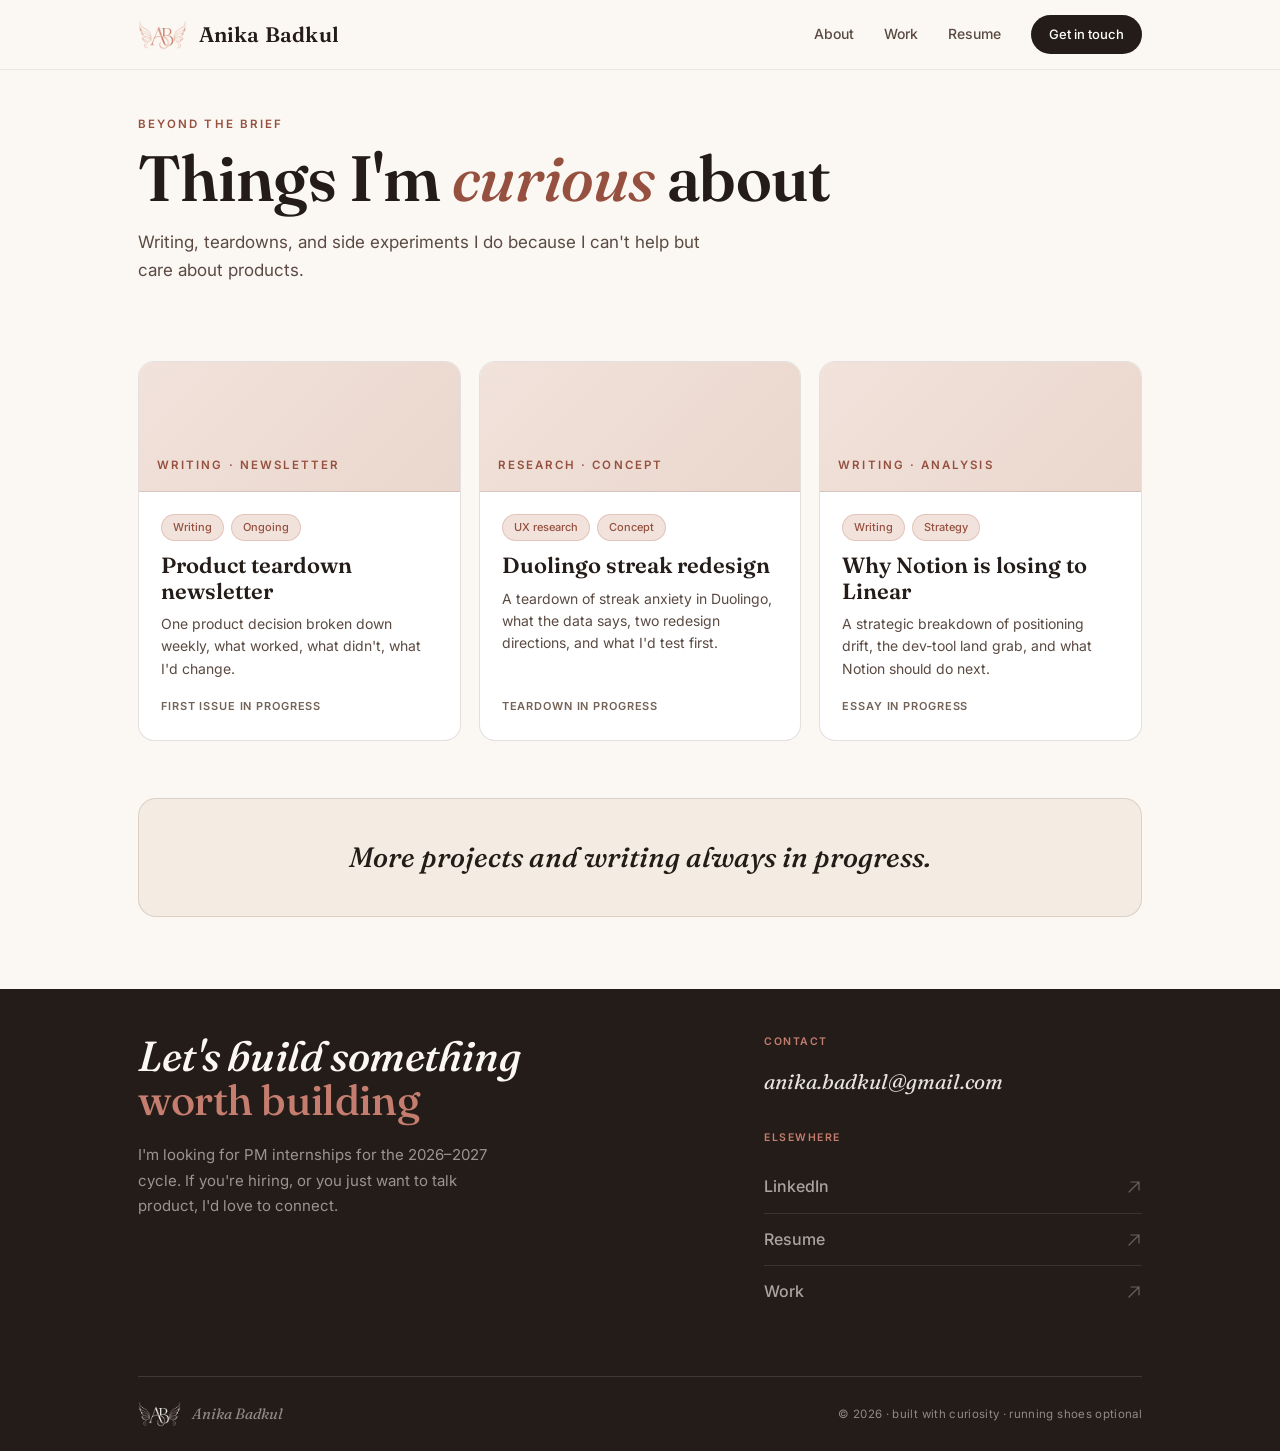
<file: projects.html>
<!DOCTYPE html>
<html lang="en">
<head>
<meta charset="UTF-8">
<meta name="viewport" content="width=device-width, initial-scale=1.0">
<title>Curiosities · Anika Badkul</title>
<link rel="canonical" href="https://anikabadkul.com/projects.html">
<meta name="robots" content="noindex">
<meta name="theme-color" content="#FBF8F3">
<meta name="description" content="Writing, teardowns, and side experiments from Anika Badkul.">
<link rel="icon" type="image/x-icon" href="favicon.ico">
<link rel="apple-touch-icon" href="apple-touch-icon.png">
<meta property="og:type" content="website">
<meta property="og:title" content="Curiosities · Anika Badkul">
<meta property="og:description" content="Writing, teardowns, and side experiments from Anika Badkul.">
<meta property="og:image" content="https://anikabadkul.com/images/social-preview.jpg">
<meta property="og:url" content="https://anikabadkul.com/projects.html">
<meta name="twitter:card" content="summary_large_image">
<meta name="twitter:title" content="Curiosities · Anika Badkul">
<meta name="twitter:description" content="Writing, teardowns, and side experiments from Anika Badkul.">
<meta name="twitter:image" content="https://anikabadkul.com/images/social-preview.jpg">
<link rel="preconnect" href="https://fonts.googleapis.com">
<link rel="preconnect" href="https://fonts.gstatic.com" crossorigin><link href="https://fonts.googleapis.com/css2?family=Fraunces:ital,opsz,wght@0,9..144,400;0,9..144,500;0,9..144,600;1,9..144,400;1,9..144,500&family=Inter:wght@400;500;600&display=swap" rel="stylesheet">

<link rel="stylesheet" href="site.css?v=6">
<noscript><style>.reveal{opacity:1!important;transform:none!important}</style></noscript>
</head>
<body>
<a class="skip-link" href="#main">Skip to content</a>

<!-- NAV -->
<nav>
  <a class="logo" href="index.html" aria-label="Anika Badkul home">
    <img src="/images/brand/logo-mark-rose-sm.png" width="220" height="136" alt="" loading="eager">
    <span class="logo-name">Anika Badkul</span>
  </a>
  <div class="nav-r" id="nav-menu">
    <a href="about.html">About</a>
    <a href="work.html">Work</a>
    <a href="projects.html" class="active" style="display:none">Curiosities</a>
    <a href="resume.html">Resume</a>
    <a href="mailto:anika.badkul@gmail.com" class="nav-cta">Get in touch</a>
  </div>
  <button class="nav-toggle" aria-label="Open menu" aria-expanded="false" aria-controls="nav-menu"><span></span><span></span><span></span></button>
</nav>

<!-- PAGE HEADER -->
<main id="main">
<section class="page-header reveal">
  <div class="ey">Beyond the brief</div>
  <h1 class="ph-heading">Things I'm <em>curious</em> about</h1>
  <p class="ph-sub">Writing, teardowns, and side experiments I do because I can't help but care about products.</p>
</section>

<!-- PROJECTS GRID -->
<section class="projects-section">
  <div class="projects-grid">

    <!-- Card 1 -->
    <div class="proj-card reveal d1">
      <div class="proj-img" style="background:#EDE0D8">
        <span class="proj-img-label">Writing · Newsletter</span>
      </div>
      <div class="proj-body">
        <div class="proj-tags">
          <span class="proj-tag">Writing</span>
          <span class="proj-tag">Ongoing</span>
        </div>
        <div class="proj-title">Product teardown newsletter</div>
        <p class="proj-desc">One product decision broken down weekly, what worked, what didn't, what I'd change.</p>
        <span class="cs-cta-wip">First issue in progress</span>
      </div>
    </div>

    <!-- Card 2 -->
    <div class="proj-card reveal d2">
      <div class="proj-img" style="background:#EDE4DC">
        <span class="proj-img-label">Research · Concept</span>
      </div>
      <div class="proj-body">
        <div class="proj-tags">
          <span class="proj-tag">UX research</span>
          <span class="proj-tag">Concept</span>
        </div>
        <div class="proj-title">Duolingo streak redesign</div>
        <p class="proj-desc">A teardown of streak anxiety in Duolingo, what the data says, two redesign directions, and what I'd test first.</p>
        <span class="cs-cta-wip">Teardown in progress</span>
      </div>
    </div>

    <!-- Card 3 -->
    <div class="proj-card reveal d3">
      <div class="proj-img" style="background:#EAE0D8">
        <span class="proj-img-label">Writing · Analysis</span>
      </div>
      <div class="proj-body">
        <div class="proj-tags">
          <span class="proj-tag">Writing</span>
          <span class="proj-tag">Strategy</span>
        </div>
        <div class="proj-title">Why Notion is losing to Linear</div>
        <p class="proj-desc">A strategic breakdown of positioning drift, the dev-tool land grab, and what Notion should do next.</p>
        <span class="cs-cta-wip">Essay in progress</span>
      </div>
    </div>

  </div>
</section>

<!-- MORE COMING BANNER -->
<div class="more-banner">
  <div class="more-inner reveal">
    <p class="more-text">More projects and writing always in progress.</p>
  </div>
</div>
</main>

<!-- FOOTER -->
<footer class="footer">
  <div class="ft-grid">
    <div class="reveal">
      <div class="ft-tagline">Let's build something <em>worth building</em></div>
      <p class="ft-sub">I'm looking for PM internships for the 2026–2027 cycle. If you're hiring, or you just want to talk product, I'd love to connect.</p>
    </div>
    <div class="reveal d1">
      <div class="ft-lbl">Contact</div>
      <a href="mailto:anika.badkul@gmail.com" class="ft-email">anika.badkul@gmail.com</a>
      <div class="ft-lbl">Elsewhere</div>
      <div class="ft-links">
        <a href="https://www.linkedin.com/in/anikabadkul" target="_blank" rel="noopener" class="ft-link">LinkedIn <svg width="16" height="16" viewBox="0 0 16 16" fill="none"><path d="M3 13L13 3M13 3H5M13 3V11" stroke="currentColor" stroke-width="1.2" stroke-linecap="round" stroke-linejoin="round"/></svg></a>
        <a href="resume.html" class="ft-link">Resume <svg width="16" height="16" viewBox="0 0 16 16" fill="none"><path d="M3 13L13 3M13 3H5M13 3V11" stroke="currentColor" stroke-width="1.2" stroke-linecap="round" stroke-linejoin="round"/></svg></a>
        <a href="work.html" class="ft-link">Work <svg width="16" height="16" viewBox="0 0 16 16" fill="none"><path d="M3 13L13 3M13 3H5M13 3V11" stroke="currentColor" stroke-width="1.2" stroke-linecap="round" stroke-linejoin="round"/></svg></a>
      </div>
    </div>
  </div>
  <div class="ft-base">
    <div class="ft-logo"><img src="/images/brand/logo-mark-cream-sm.png" width="220" height="133" alt="" loading="lazy"><span>Anika Badkul</span></div>
    <span class="ft-copy">© 2026 · built with curiosity · running shoes optional</span>
  </div>
</footer>

<button class="to-top" aria-label="Back to top"><svg width="15" height="15" viewBox="0 0 16 16" fill="none" aria-hidden="true"><path d="M8 13V3m0 0L3.5 7.5M8 3l4.5 4.5" stroke="currentColor" stroke-width="1.5" stroke-linecap="round" stroke-linejoin="round"/></svg></button>
<script src="site.js?v=6"></script>
</body>
</html>
</file>
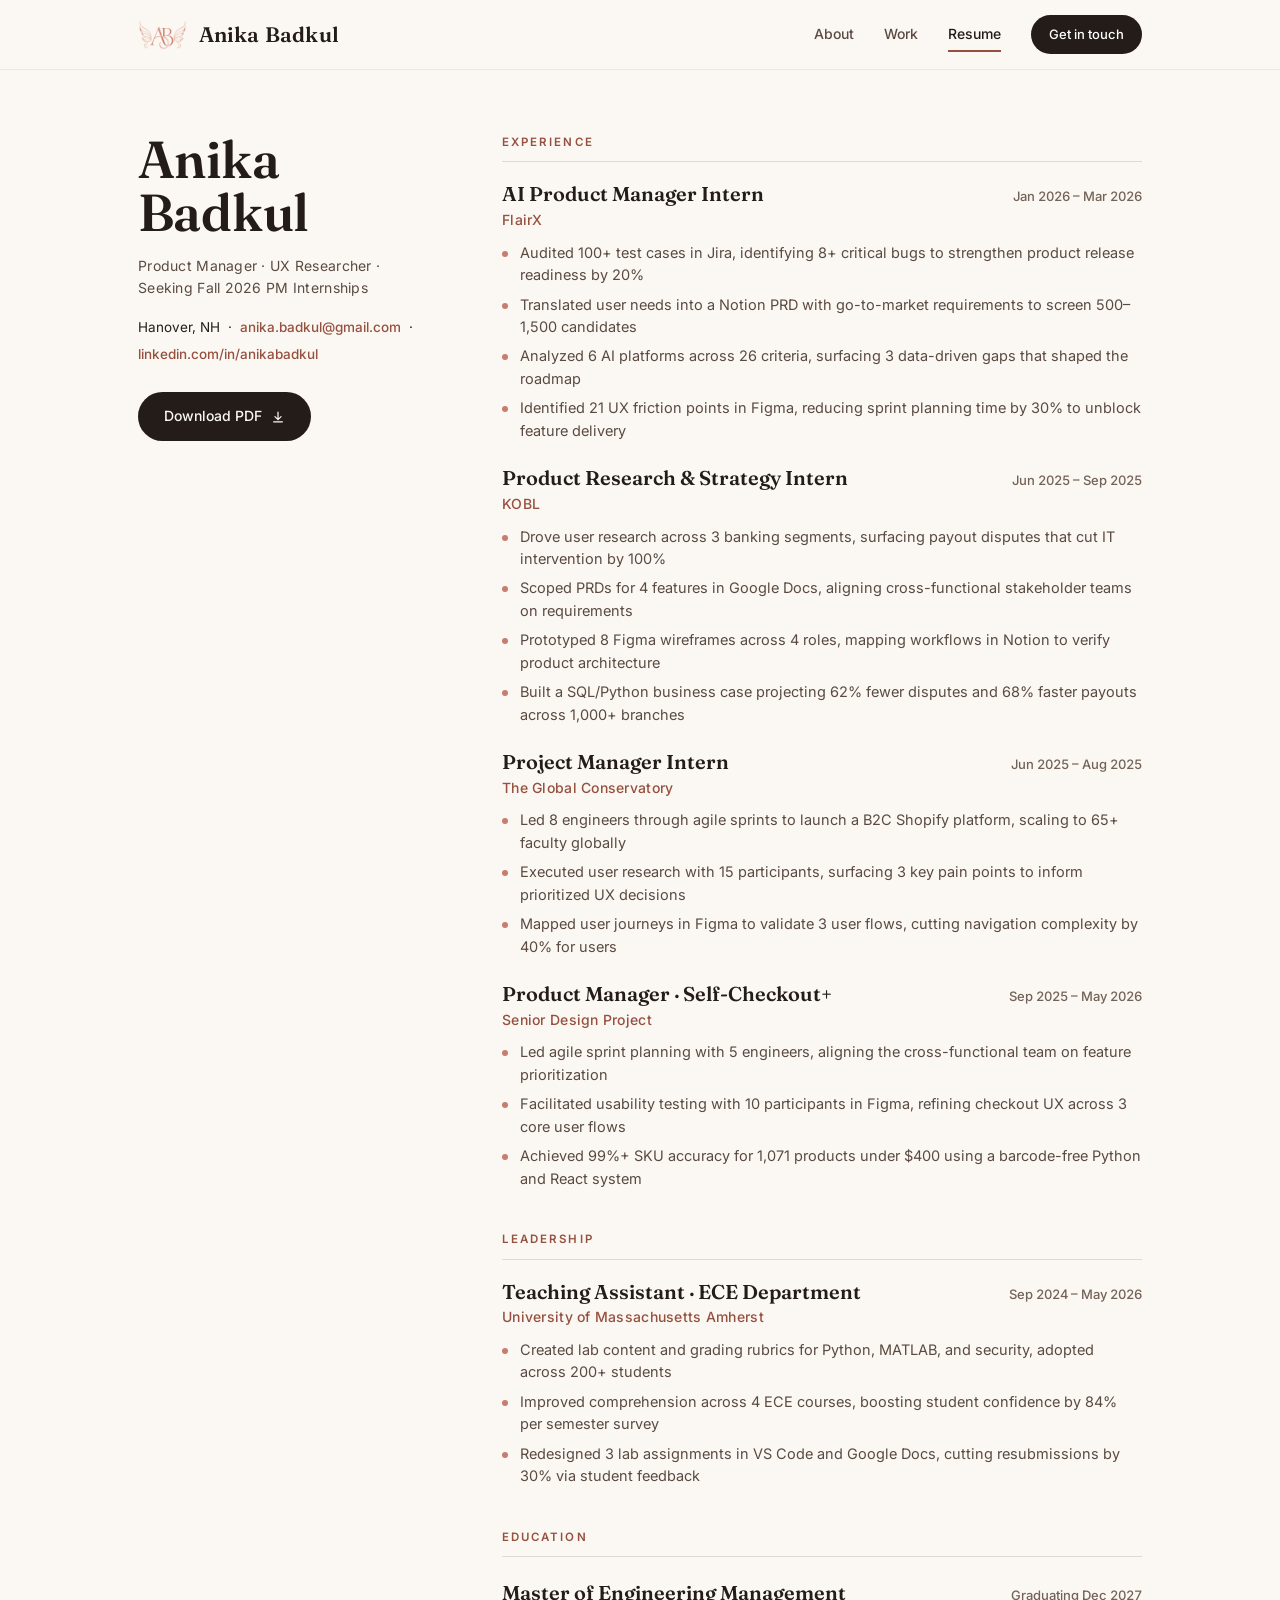
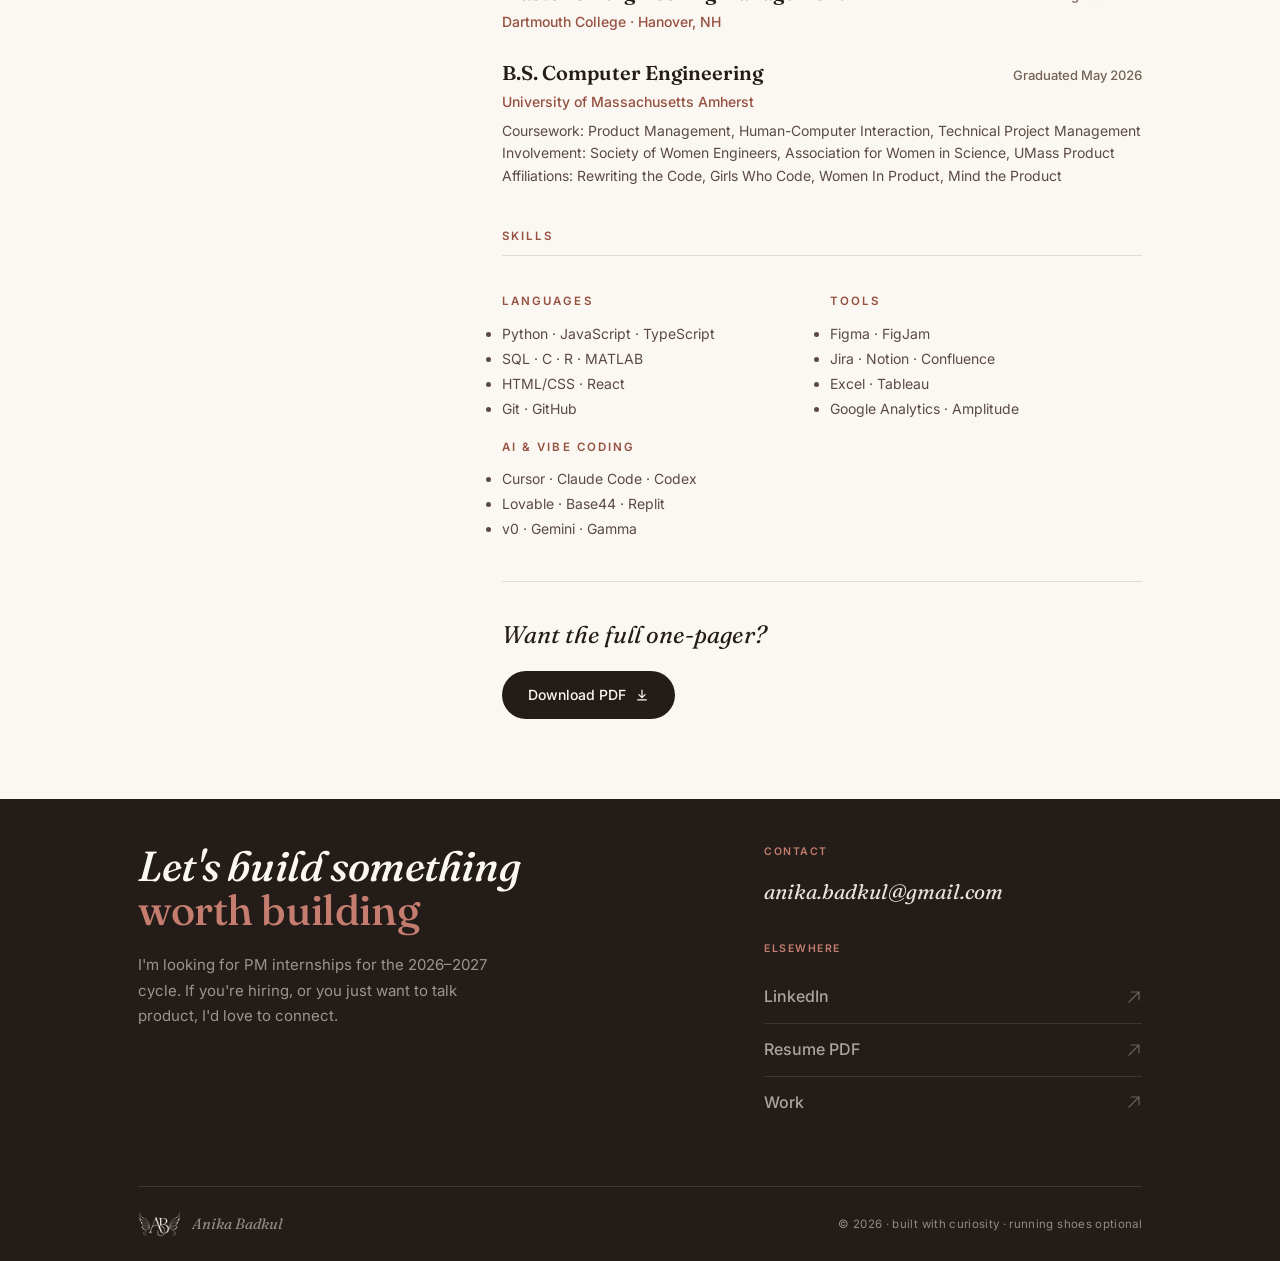
<file: resume.html>
<!DOCTYPE html>
<html lang="en">
<head>
<meta charset="UTF-8">
<meta name="viewport" content="width=device-width, initial-scale=1.0">
<title>Resume · Anika Badkul</title>
<link rel="canonical" href="https://anikabadkul.com/resume.html">
<meta name="theme-color" content="#FBF8F3">
<meta name="description" content="Anika Badkul's resume — product management, UX research, and engineering experience.">
<link rel="icon" type="image/x-icon" href="favicon.ico">
<link rel="apple-touch-icon" href="apple-touch-icon.png">
<meta property="og:type" content="website">
<meta property="og:title" content="Resume · Anika Badkul">
<meta property="og:description" content="Anika Badkul's resume — product management, UX research, and engineering experience.">
<meta property="og:image" content="https://anikabadkul.com/images/social-preview.jpg">
<meta property="og:url" content="https://anikabadkul.com/resume.html">
<meta name="twitter:card" content="summary_large_image">
<meta name="twitter:title" content="Resume · Anika Badkul">
<meta name="twitter:description" content="Anika Badkul's resume — product management, UX research, and engineering experience.">
<meta name="twitter:image" content="https://anikabadkul.com/images/social-preview.jpg">
<link rel="preconnect" href="https://fonts.googleapis.com"><link rel="preconnect" href="https://fonts.gstatic.com" crossorigin><link href="https://fonts.googleapis.com/css2?family=Fraunces:ital,opsz,wght@0,9..144,400;0,9..144,500;0,9..144,600;1,9..144,400;1,9..144,500&family=Inter:wght@400;500;600&display=swap" rel="stylesheet">
<link rel="stylesheet" href="site.css?v=6">
<noscript><style>.reveal{opacity:1!important;transform:none!important}</style></noscript>
</head>
<body>
<a class="skip-link" href="#main">Skip to content</a>

<nav>
  <a class="logo" href="index.html" aria-label="Anika Badkul home">
    <img src="/images/brand/logo-mark-rose-sm.png" width="220" height="136" alt="" loading="eager">
    <span class="logo-name">Anika Badkul</span>
  </a>
  <div class="nav-r" id="nav-menu">
    <a href="about.html">About</a>
    <a href="work.html">Work</a>
    <a href="projects.html" style="display:none">Curiosities</a>
    <a href="resume.html" class="active">Resume</a>
    <a href="mailto:anika.badkul@gmail.com" class="nav-cta">Get in touch</a>
  </div>
  <button class="nav-toggle" aria-label="Open menu" aria-expanded="false" aria-controls="nav-menu"><span></span><span></span><span></span></button>
</nav>

<main id="main" class="resume-wrap">

  <div class="r-rail reveal">
  <header class="r-header">
    <h1 class="r-name">Anika Badkul</h1>
    <div class="r-subtitle">Product Manager · UX Researcher · Seeking Fall 2026 PM Internships</div>
    <div class="r-contact">
      Hanover, NH
      &nbsp;·&nbsp;
      <a href="mailto:anika.badkul@gmail.com">anika.badkul@gmail.com</a>
      &nbsp;·&nbsp;
      <a href="https://www.linkedin.com/in/anikabadkul" target="_blank" rel="noopener">linkedin.com/in/anikabadkul</a>
    </div>
    <a href="resume.pdf" class="btn-ink" download>Download PDF <svg width="14" height="14" viewBox="0 0 16 16" fill="none" aria-hidden="true"><path d="M8 2.5v8.5m0 0L4.5 7.5M8 11l3.5-3.5M3 13.5h10" stroke="currentColor" stroke-width="1.4" stroke-linecap="round" stroke-linejoin="round"/></svg></a>
  </header>
  </div>

  <div class="r-main">

  <!-- EXPERIENCE -->
  <section class="r-section reveal d1">
    <h2 class="r-heading">Experience</h2>

    <div class="exp-entry">
      <div class="exp-top">
        <h3 class="exp-role">AI Product Manager Intern</h3>
        <span class="exp-date">Jan 2026 – Mar 2026</span>
      </div>
      <div class="exp-company">FlairX</div>
      <ul class="exp-bullets">
        <li>Audited 100+ test cases in Jira, identifying 8+ critical bugs to strengthen product release readiness by 20%</li>
        <li>Translated user needs into a Notion PRD with go-to-market requirements to screen 500–1,500 candidates</li>
        <li>Analyzed 6 AI platforms across 26 criteria, surfacing 3 data-driven gaps that shaped the roadmap</li>
        <li>Identified 21 UX friction points in Figma, reducing sprint planning time by 30% to unblock feature delivery</li>
      </ul>
    </div>

    <div class="exp-entry">
      <div class="exp-top">
        <h3 class="exp-role">Product Research &amp; Strategy Intern</h3>
        <span class="exp-date">Jun 2025 – Sep 2025</span>
      </div>
      <div class="exp-company">KOBL</div>
      <ul class="exp-bullets">
        <li>Drove user research across 3 banking segments, surfacing payout disputes that cut IT intervention by 100%</li>
        <li>Scoped PRDs for 4 features in Google Docs, aligning cross-functional stakeholder teams on requirements</li>
        <li>Prototyped 8 Figma wireframes across 4 roles, mapping workflows in Notion to verify product architecture</li>
        <li>Built a SQL/Python business case projecting 62% fewer disputes and 68% faster payouts across 1,000+ branches</li>
      </ul>
    </div>

    <div class="exp-entry">
      <div class="exp-top">
        <h3 class="exp-role">Project Manager Intern</h3>
        <span class="exp-date">Jun 2025 – Aug 2025</span>
      </div>
      <div class="exp-company">The Global Conservatory</div>
      <ul class="exp-bullets">
        <li>Led 8 engineers through agile sprints to launch a B2C Shopify platform, scaling to 65+ faculty globally</li>
        <li>Executed user research with 15 participants, surfacing 3 key pain points to inform prioritized UX decisions</li>
        <li>Mapped user journeys in Figma to validate 3 user flows, cutting navigation complexity by 40% for users</li>
      </ul>
    </div>

    <div class="exp-entry">
      <div class="exp-top">
        <h3 class="exp-role">Product Manager · Self-Checkout+</h3>
        <span class="exp-date">Sep 2025 – May 2026</span>
      </div>
      <div class="exp-company">Senior Design Project</div>
      <ul class="exp-bullets">
        <li>Led agile sprint planning with 5 engineers, aligning the cross-functional team on feature prioritization</li>
        <li>Facilitated usability testing with 10 participants in Figma, refining checkout UX across 3 core user flows</li>
        <li>Achieved 99%+ SKU accuracy for 1,071 products under $400 using a barcode-free Python and React system</li>
      </ul>
    </div>
  </section>

  <!-- LEADERSHIP -->
  <section class="r-section reveal d2">
    <h2 class="r-heading">Leadership</h2>
    <div class="exp-entry">
      <div class="exp-top">
        <h3 class="exp-role">Teaching Assistant · ECE Department</h3>
        <span class="exp-date">Sep 2024 – May 2026</span>
      </div>
      <div class="exp-company">University of Massachusetts Amherst</div>
      <ul class="exp-bullets">
        <li>Created lab content and grading rubrics for Python, MATLAB, and security, adopted across 200+ students</li>
        <li>Improved comprehension across 4 ECE courses, boosting student confidence by 84% per semester survey</li>
        <li>Redesigned 3 lab assignments in VS Code and Google Docs, cutting resubmissions by 30% via student feedback</li>
      </ul>
    </div>
  </section>

  <!-- EDUCATION -->
  <section class="r-section reveal d2">
    <h2 class="r-heading">Education</h2>
    <div class="exp-entry">
      <div class="exp-top">
        <h3 class="edu-degree">Master of Engineering Management</h3>
        <span class="exp-date">Graduating Dec 2027</span>
      </div>
      <div class="edu-school">Dartmouth College · Hanover, NH</div>
    </div>
    <div class="exp-entry">
      <div class="exp-top">
        <h3 class="edu-degree">B.S. Computer Engineering</h3>
        <span class="exp-date">Graduated May 2026</span>
      </div>
      <div class="edu-school">University of Massachusetts Amherst</div>
      <div class="edu-course">Coursework: Product Management, Human-Computer Interaction, Technical Project Management</div>
      <div class="edu-course">Involvement: Society of Women Engineers, Association for Women in Science, UMass Product</div>
      <div class="edu-course">Affiliations: Rewriting the Code, Girls Who Code, Women In Product, Mind the Product</div>
    </div>
  </section>

  <!-- SKILLS -->
  <section class="r-section reveal d3">
    <h2 class="r-heading">Skills</h2>
    <div class="skills-grid">
      <div>
        <div class="skills-col-label">Languages</div>
        <ul class="skills-list">
          <li>Python · JavaScript · TypeScript</li>
          <li>SQL · C · R · MATLAB</li>
          <li>HTML/CSS · React</li>
          <li>Git · GitHub</li>
        </ul>
      </div>
      <div>
        <div class="skills-col-label">Tools</div>
        <ul class="skills-list">
          <li>Figma · FigJam</li>
          <li>Jira · Notion · Confluence</li>
          <li>Excel · Tableau</li>
          <li>Google Analytics · Amplitude</li>
        </ul>
      </div>
      <div>
        <div class="skills-col-label">AI &amp; Vibe Coding</div>
        <ul class="skills-list">
          <li>Cursor · Claude Code · Codex</li>
          <li>Lovable · Base44 · Replit</li>
          <li>v0 · Gemini · Gamma</li>
        </ul>
      </div>
    </div>
  </section>

  <!-- CTA -->
  <div class="r-cta reveal">
    <div class="r-cta-label">Want the full one-pager?</div>
    <a href="resume.pdf" class="btn-ink" download>Download PDF <svg width="14" height="14" viewBox="0 0 16 16" fill="none" aria-hidden="true"><path d="M8 2.5v8.5m0 0L4.5 7.5M8 11l3.5-3.5M3 13.5h10" stroke="currentColor" stroke-width="1.4" stroke-linecap="round" stroke-linejoin="round"/></svg></a>
  </div>

  </div>

</main>

<!-- FOOTER -->
<footer class="footer">
  <div class="ft-grid">
    <div class="reveal">
      <div class="ft-tagline">Let's build something <em>worth building</em></div>
      <p class="ft-sub">I'm looking for PM internships for the 2026–2027 cycle. If you're hiring, or you just want to talk product, I'd love to connect.</p>
    </div>
    <div class="reveal d1">
      <div class="ft-lbl">Contact</div>
      <a href="mailto:anika.badkul@gmail.com" class="ft-email">anika.badkul@gmail.com</a>
      <div class="ft-lbl">Elsewhere</div>
      <div class="ft-links">
        <a href="https://www.linkedin.com/in/anikabadkul" target="_blank" rel="noopener" class="ft-link">LinkedIn <svg width="16" height="16" viewBox="0 0 16 16" fill="none"><path d="M3 13L13 3M13 3H5M13 3V11" stroke="currentColor" stroke-width="1.2" stroke-linecap="round" stroke-linejoin="round"/></svg></a>
        <a href="resume.pdf" class="ft-link" download>Resume PDF <svg width="16" height="16" viewBox="0 0 16 16" fill="none"><path d="M3 13L13 3M13 3H5M13 3V11" stroke="currentColor" stroke-width="1.2" stroke-linecap="round" stroke-linejoin="round"/></svg></a>
        <a href="work.html" class="ft-link">Work <svg width="16" height="16" viewBox="0 0 16 16" fill="none"><path d="M3 13L13 3M13 3H5M13 3V11" stroke="currentColor" stroke-width="1.2" stroke-linecap="round" stroke-linejoin="round"/></svg></a>
      </div>
    </div>
  </div>
  <div class="ft-base">
    <div class="ft-logo"><img src="/images/brand/logo-mark-cream-sm.png" width="220" height="133" alt="" loading="lazy"><span>Anika Badkul</span></div>
    <span class="ft-copy">© 2026 · built with curiosity · running shoes optional</span>
  </div>
</footer>

<button class="to-top" aria-label="Back to top"><svg width="15" height="15" viewBox="0 0 16 16" fill="none" aria-hidden="true"><path d="M8 13V3m0 0L3.5 7.5M8 3l4.5 4.5" stroke="currentColor" stroke-width="1.5" stroke-linecap="round" stroke-linejoin="round"/></svg></button>
<script src="site.js?v=6"></script>
</body>
</html>
</file>
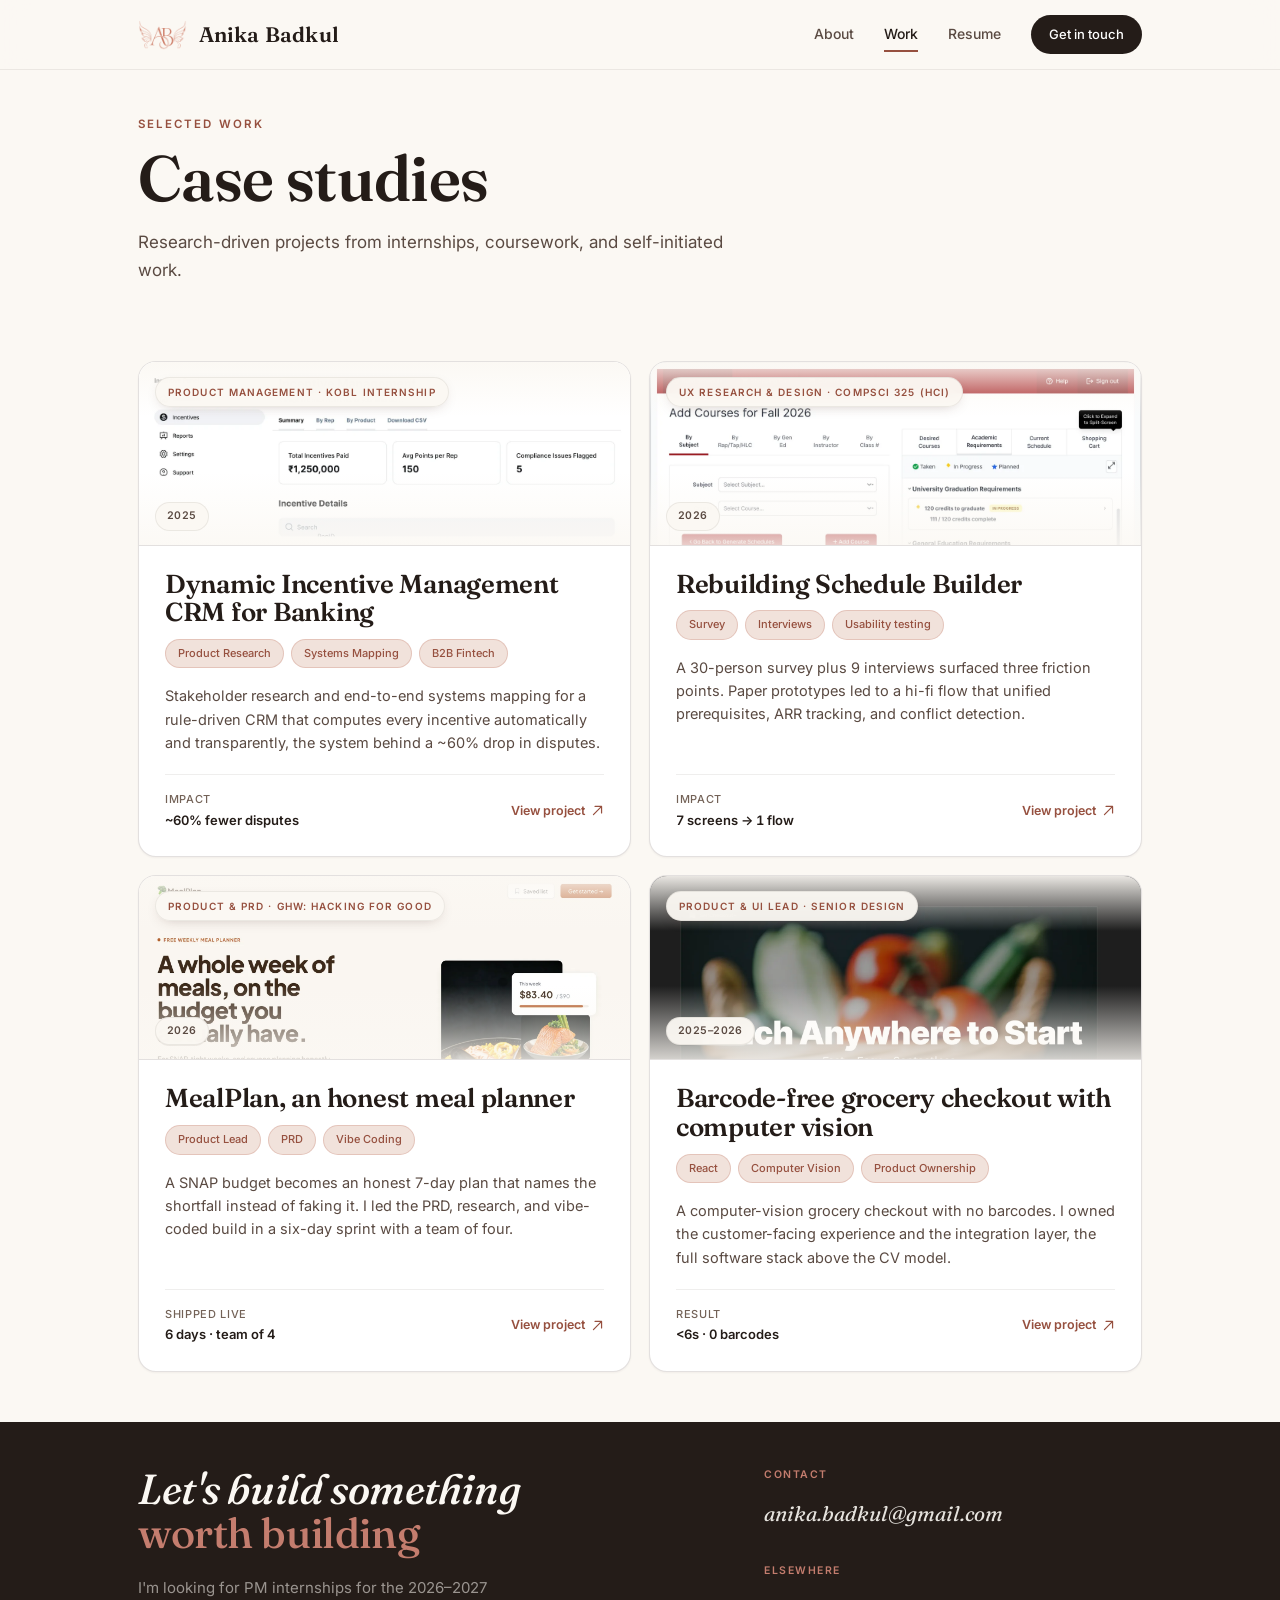
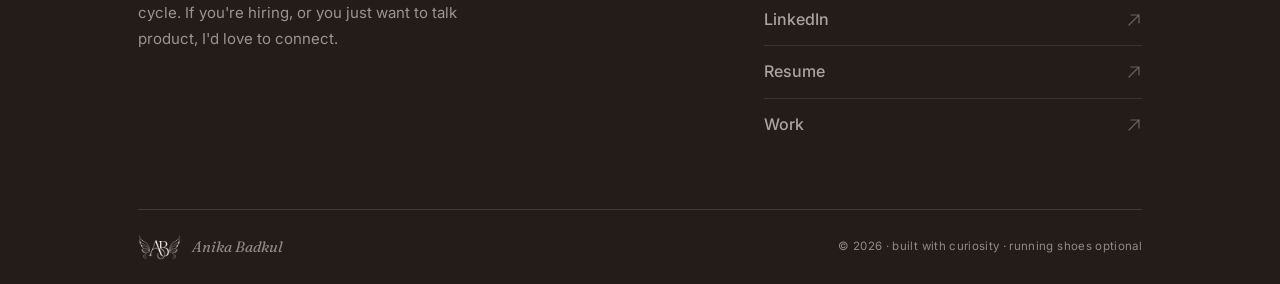
<file: work.html>
<!DOCTYPE html>
<html lang="en">
<head>
<meta charset="UTF-8">
<meta name="viewport" content="width=device-width, initial-scale=1.0">
<title>Work · Anika Badkul</title>
<link rel="canonical" href="https://anikabadkul.com/work.html">
<meta name="theme-color" content="#FBF8F3">
<meta name="description" content="Case studies from internships, coursework, and self-initiated builds — research-driven product work by Anika Badkul.">
<link rel="icon" type="image/x-icon" href="favicon.ico">
<link rel="apple-touch-icon" href="apple-touch-icon.png">
<meta property="og:type" content="website">
<meta property="og:title" content="Work · Anika Badkul">
<meta property="og:description" content="Case studies from internships, coursework, and self-initiated builds — research-driven product work by Anika Badkul.">
<meta property="og:image" content="https://anikabadkul.com/images/social-preview.jpg">
<meta property="og:url" content="https://anikabadkul.com/work.html">
<meta name="twitter:card" content="summary_large_image">
<meta name="twitter:title" content="Work · Anika Badkul">
<meta name="twitter:description" content="Case studies from internships, coursework, and self-initiated builds — research-driven product work by Anika Badkul.">
<meta name="twitter:image" content="https://anikabadkul.com/images/social-preview.jpg">
<link rel="preconnect" href="https://fonts.googleapis.com">
<link rel="preconnect" href="https://fonts.gstatic.com" crossorigin><link href="https://fonts.googleapis.com/css2?family=Fraunces:ital,opsz,wght@0,9..144,400;0,9..144,500;0,9..144,600;1,9..144,400;1,9..144,500&family=Inter:wght@400;500;600&display=swap" rel="stylesheet">

<link rel="stylesheet" href="site.css?v=6">
<noscript><style>.reveal{opacity:1!important;transform:none!important}</style></noscript>
</head>
<body>
<a class="skip-link" href="#main">Skip to content</a>

<nav>
  <a class="logo" href="index.html" aria-label="Anika Badkul home">
    <img src="/images/brand/logo-mark-rose-sm.png" width="220" height="136" alt="" loading="eager">
    <span class="logo-name">Anika Badkul</span>
  </a>
  <div class="nav-r" id="nav-menu">
    <a href="about.html">About</a>
    <a href="work.html" class="active">Work</a>
    <a href="projects.html" style="display:none">Curiosities</a>
    <a href="resume.html">Resume</a>
    <a href="mailto:anika.badkul@gmail.com" class="nav-cta">Get in touch</a>
  </div>
  <button class="nav-toggle" aria-label="Open menu" aria-expanded="false" aria-controls="nav-menu"><span></span><span></span><span></span></button>
</nav>

<!-- PAGE HEADER -->
<main id="main">
<header class="page-header">
  <p class="ey reveal">Selected work</p>
  <h1 class="sh reveal d1">Case studies</h1>
  <p class="page-subtitle reveal d2">Research-driven projects from internships, coursework, and self-initiated work.</p>
</header>

<!-- CASE STUDIES GRID — same fully-clickable card component as the homepage -->
<section class="cs-section">
  <div class="cases">

    <a href="cs-kobl-incentives.html" class="case case-link reveal">
      <div class="case-head has-shot">
        <img class="case-shot" src="/images/case-studies/kobl/cs-kobl-incentive-mgmt.webp" width="1280" height="995" alt="KOBL incentive management preview" loading="lazy">
        <span class="case-cat">Product Management · KOBL Internship</span>
        <span class="case-year">2025</span>
      </div>
      <div class="case-body">
        <h2 class="case-t">Dynamic Incentive Management CRM for Banking</h2>
        <div class="cs-pills"><span class="cs-pill">Product Research</span><span class="cs-pill">Systems Mapping</span><span class="cs-pill">B2B Fintech</span></div>
        <p class="case-d">Stakeholder research and end-to-end systems mapping for a rule-driven CRM that computes every incentive automatically and transparently, the system behind a ~60% drop in disputes.</p>
        <div class="case-foot">
          <div class="impact"><span>Impact</span>~60% fewer disputes</div>
          <span class="case-go">View project
            <svg width="13" height="13" viewBox="0 0 16 16" fill="none"><path d="M3 13L13 3M13 3H5M13 3V11" stroke="currentColor" stroke-width="1.5" stroke-linecap="round" stroke-linejoin="round"/></svg></span>
        </div>
      </div>
    </a>

<a href="cs-schedule-builder.html" class="case case-link reveal d1">
      <div class="case-head has-shot">
        <img class="case-shot" src="/images/case-studies/schedule-builder/cs-sb-final-arr.webp" width="1280" height="979" alt="Schedule Builder redesign preview" loading="lazy">
        <span class="case-cat">UX Research &amp; Design · CompSci 325 (HCI)</span>
        <span class="case-year">2026</span>
      </div>
      <div class="case-body">
        <h2 class="case-t">Rebuilding Schedule Builder</h2>
        <div class="cs-pills"><span class="cs-pill">Survey</span><span class="cs-pill">Interviews</span><span class="cs-pill">Usability testing</span></div>
        <p class="case-d">A 30-person survey plus 9 interviews surfaced three friction points. Paper prototypes led to a hi-fi flow that unified prerequisites, ARR tracking, and conflict detection.</p>
        <div class="case-foot">
          <div class="impact"><span>Impact</span>7 screens → 1 flow</div>
          <span class="case-go">View project
            <svg width="13" height="13" viewBox="0 0 16 16" fill="none"><path d="M3 13L13 3M13 3H5M13 3V11" stroke="currentColor" stroke-width="1.5" stroke-linecap="round" stroke-linejoin="round"/></svg></span>
        </div>
      </div>
    </a>

<a href="cs-mealplan.html" class="case case-link reveal d1">
      <div class="case-head has-shot">
        <img class="case-shot" src="/images/case-studies/mealplan/cs-mp-home.webp" width="1800" height="1804" alt="MealPlan honest meal planner preview" loading="lazy">
        <span class="case-cat">Product &amp; PRD · GHW: Hacking for Good</span>
        <span class="case-year">2026</span>
      </div>
      <div class="case-body">
        <h2 class="case-t">MealPlan, an honest meal planner</h2>
        <div class="cs-pills"><span class="cs-pill">Product Lead</span><span class="cs-pill">PRD</span><span class="cs-pill">Vibe Coding</span></div>
        <p class="case-d">A SNAP budget becomes an honest 7-day plan that names the shortfall instead of faking it. I led the PRD, research, and vibe-coded build in a six-day sprint with a team of four.</p>
        <div class="case-foot">
          <div class="impact"><span>Shipped live</span>6 days · team of 4</div>
          <span class="case-go">View project
            <svg width="13" height="13" viewBox="0 0 16 16" fill="none"><path d="M3 13L13 3M13 3H5M13 3V11" stroke="currentColor" stroke-width="1.5" stroke-linecap="round" stroke-linejoin="round"/></svg></span>
        </div>
      </div>
    </a>

<a href="cs-sdp-selfcheckout.html" class="case case-link reveal d2">
      <div class="case-head has-shot">
        <img class="case-shot" src="/images/case-studies/selfcheckout/sdp-screen1.webp" width="1600" height="1048" alt="Self Checkout+ touchscreen interface preview" loading="lazy">
        <span class="case-cat">Product &amp; UI Lead · Senior Design</span>
        <span class="case-year">2025–2026</span>
      </div>
      <div class="case-body">
        <h2 class="case-t">Barcode-free grocery checkout with computer vision</h2>
        <div class="cs-pills"><span class="cs-pill">React</span><span class="cs-pill">Computer Vision</span><span class="cs-pill">Product Ownership</span></div>
        <p class="case-d">A computer-vision grocery checkout with no barcodes. I owned the customer-facing experience and the integration layer, the full software stack above the CV model.</p>
        <div class="case-foot">
          <div class="impact"><span>Result</span>&lt;6s · 0 barcodes</div>
          <span class="case-go">View project
            <svg width="13" height="13" viewBox="0 0 16 16" fill="none"><path d="M3 13L13 3M13 3H5M13 3V11" stroke="currentColor" stroke-width="1.5" stroke-linecap="round" stroke-linejoin="round"/></svg></span>
        </div>
      </div>
    </a>

  </div>
</section>
</main>

<!-- FOOTER -->
<footer class="footer">
  <div class="ft-grid">
    <div class="reveal">
      <div class="ft-tagline">Let's build something <em>worth building</em></div>
      <p class="ft-sub">I'm looking for PM internships for the 2026–2027 cycle. If you're hiring, or you just want to talk product, I'd love to connect.</p>
    </div>
    <div class="reveal d1">
      <div class="ft-lbl">Contact</div>
      <a href="mailto:anika.badkul@gmail.com" class="ft-email">anika.badkul@gmail.com</a>
      <div class="ft-lbl">Elsewhere</div>
      <div class="ft-links">
        <a href="https://www.linkedin.com/in/anikabadkul" target="_blank" rel="noopener" class="ft-link">LinkedIn <svg width="16" height="16" viewBox="0 0 16 16" fill="none"><path d="M3 13L13 3M13 3H5M13 3V11" stroke="currentColor" stroke-width="1.2" stroke-linecap="round" stroke-linejoin="round"/></svg></a>
        <a href="resume.html" class="ft-link">Resume <svg width="16" height="16" viewBox="0 0 16 16" fill="none"><path d="M3 13L13 3M13 3H5M13 3V11" stroke="currentColor" stroke-width="1.2" stroke-linecap="round" stroke-linejoin="round"/></svg></a>
        <a href="work.html" class="ft-link">Work <svg width="16" height="16" viewBox="0 0 16 16" fill="none"><path d="M3 13L13 3M13 3H5M13 3V11" stroke="currentColor" stroke-width="1.2" stroke-linecap="round" stroke-linejoin="round"/></svg></a>
      </div>
    </div>
  </div>
  <div class="ft-base">
    <div class="ft-logo"><img src="/images/brand/logo-mark-cream-sm.png" width="220" height="133" alt="" loading="lazy"><span>Anika Badkul</span></div>
    <span class="ft-copy">© 2026 · built with curiosity · running shoes optional</span>
  </div>
</footer>

<button class="to-top" aria-label="Back to top"><svg width="15" height="15" viewBox="0 0 16 16" fill="none" aria-hidden="true"><path d="M8 13V3m0 0L3.5 7.5M8 3l4.5 4.5" stroke="currentColor" stroke-width="1.5" stroke-linecap="round" stroke-linejoin="round"/></svg></button>
<script src="site.js?v=6"></script>
</body>
</html>
</file>
<file: site.css>
/* ============================================================
   Anika Badkul — shared design system
   One source of truth for every page.
   ============================================================ */
*,*::before,*::after{box-sizing:border-box;margin:0;padding:0}
:root{
  --paper:#FBF8F3;--paper2:#F4ECE2;--panel:#FFFFFF;
  --ink:#241C18;--ink2:#5A4A42;--ink3:#736257; /* was #816F63 — failed AA (4.09:1) on paper2 captions */
  --terra:#C47D6E;--terra-deep:#96503F; /* was #A0584A — failed WCAG AA (4.17:1) on blush */--blush:#F1E2DB;--blush2:#EAD7CD;
  --line:rgba(60,40,32,.14);--line2:rgba(60,40,32,.08);
  --serif:"Fraunces",Georgia,serif;
  --sans:"Inter",system-ui,sans-serif;
  --ease:cubic-bezier(.22,.61,.36,1);
  --edge:max(28px,calc((100vw - 1060px)/2 + 28px)); /* content max 1004px — was 1104, which filled 86% of a 13-inch screen */
}
html{scroll-behavior:smooth;background:var(--paper)}
body{font-family:var(--sans);background:var(--paper);color:var(--ink);
  -webkit-font-smoothing:antialiased;overflow-x:hidden;font-optical-sizing:auto;font-size:16px;line-height:1.6}
a{color:inherit}
img{max-width:100%;height:auto;display:block}
::selection{background:var(--terra);color:#fff}
:focus-visible{outline:2px solid var(--terra-deep);outline-offset:3px;border-radius:4px}
.skip-link{position:absolute;left:-9999px;top:12px;z-index:300;background:var(--ink);color:var(--paper);
  padding:10px 18px;border-radius:30px;font-size:13px;font-weight:600;text-decoration:none}
.skip-link:focus{left:12px}
.sr-only{position:absolute;width:1px;height:1px;padding:0;margin:-1px;overflow:hidden;clip:rect(0,0,0,0);white-space:nowrap;border:0}
/* Line-icon chip: replaces OS emoji so icons render identically on every platform
   and match the site's existing 1.5px-stroke SVG language. */
.li-ic{width:40px;height:40px;border-radius:12px;background:var(--blush);color:var(--terra-deep);
  display:flex;align-items:center;justify-content:center;flex-shrink:0}
.li-ic svg{display:block}
/* WCAG 2.5.8: vertical padding enlarges the hit area of standalone text links without moving layout */
.csb-back,.cs-back,.watch,.r-contact a,.csb-closing a{padding-block:6px}
.appr .li-ic{margin-bottom:16px}
.out-card .li-ic{margin-bottom:12px}
.csb-card .li-ic{margin-bottom:14px}

/* ---- shared type helpers ---- */
.eyebrow,.ey,.cs-ey,.cs-eyebrow,.section-num,
.r-heading,.skills-col-label,.proj-img-label,.cs-feat-lbl,.cs-meta-label,
.skill-card-label{
  font-size:11.5px;letter-spacing:.18em;text-transform:uppercase;color:var(--terra-deep);font-weight:600}
.sh,.section-title{font-family:var(--serif);font-size:clamp(30px,4vw,50px);
  font-weight:600;letter-spacing:-.01em;line-height:1.04;color:var(--ink);margin-top:12px}
.sh em,.section-title em,.about-hero-heading em,.cs-title em{font-style:italic;font-weight:500;color:var(--terra-deep)}

/* ---- buttons ---- */
/* .r-cta removed from this group: it's a layout section on resume.html, not a button —
   including it here painted the whole block dark and made its label invisible.
   .proto-btn-primary/.k-btn-primary removed: used on no page. */
.btn-ink,.cta-btn-light{
  display:inline-flex;align-items:center;gap:9px;background:var(--ink);color:var(--paper)!important;
  font-size:14px;font-weight:500;text-decoration:none;padding:13px 26px;border-radius:30px;
  transition:all .22s var(--ease);cursor:pointer;border:none}
.btn-ink:hover,.cta-btn-light:hover{background:var(--terra-deep);transform:translateY(-2px);
  box-shadow:0 12px 26px -14px rgba(150,80,63,.55)}
.btn-ink:active,.cta-btn-light:active{transform:translateY(0) scale(.98);box-shadow:none}
.btn-o,.cta-btn-outline{display:inline-flex;align-items:center;gap:9px;border:1px solid var(--line);
  color:var(--ink);font-size:14px;font-weight:500;text-decoration:none;padding:12px 26px;border-radius:30px;transition:all .22s var(--ease)}
.btn-o:hover,.cta-btn-outline:hover{border-color:var(--terra);color:var(--terra-deep)}

/* ============================================================ 2026 POLISH */
/* Smooth cross-fade between pages (progressive enhancement, Chrome/Safari) */
@media (prefers-reduced-motion: no-preference){
  @view-transition{navigation:auto}
  ::view-transition-old(root){animation-duration:.16s}
  ::view-transition-new(root){animation-duration:.24s}
}
/* Reading progress on case studies (element present only on those pages) */
.read-progress{position:fixed;top:0;left:0;right:0;height:2.5px;background:var(--terra);
  transform:scaleX(0);transform-origin:0 50%;z-index:300;pointer-events:none}
/* Back to top */
.to-top{position:fixed;right:22px;bottom:22px;width:44px;height:44px;border-radius:50%;
  display:flex;align-items:center;justify-content:center;cursor:pointer;z-index:250;
  background:rgba(251,248,243,.92);backdrop-filter:blur(10px);border:1px solid var(--line);color:var(--ink);
  opacity:0;visibility:hidden;transform:translateY(10px);
  transition:opacity .3s var(--ease),transform .3s var(--ease),visibility .3s,border-color .2s,color .2s}
.to-top.show{opacity:1;visibility:visible;transform:none}
.to-top:hover{border-color:var(--terra);color:var(--terra-deep);transform:translateY(-2px)}
/* Anchor targets clear the sticky nav */
#main{scroll-margin-top:84px}

/* ============================================================ NAV */
nav{height:70px;padding:0 var(--edge);display:flex;align-items:center;justify-content:space-between;
  position:sticky;top:0;z-index:200;border-bottom:1px solid var(--line2)}
nav::before{content:"";position:absolute;inset:0;background:rgba(251,248,243,.88);backdrop-filter:blur(14px);z-index:-1}
.logo{display:flex;align-items:center;gap:12px;text-decoration:none}
.logo img{height:30px!important;width:auto!important;display:block}
.logo-name{font-family:var(--serif);font-size:21px;font-weight:600;letter-spacing:.01em;color:var(--ink)}
.nav-r{display:flex;align-items:center;gap:30px}
.nav-r a{font-size:14px;color:var(--ink2);text-decoration:none;transition:color .18s;font-weight:500}
.nav-r a:not(.nav-cta){position:relative}
.nav-r a:not(.nav-cta)::after{content:"";position:absolute;left:0;right:0;bottom:-6px;height:1.5px;
  background:var(--terra-deep);transform:scaleX(0);transform-origin:0 50%;transition:transform .25s var(--ease)}
.nav-r a:not(.nav-cta):hover::after,.nav-r a.active:not(.nav-cta)::after{transform:scaleX(1)}
.nav-r a:hover,.nav-r a.active{color:var(--ink)}
.nav-r a.nav-cta,.nav-badge{font-size:13px;color:#fff!important;background:var(--ink);padding:9px 18px;
  border-radius:30px;transition:background .2s;font-weight:500;border:none;letter-spacing:0;text-transform:none}
.nav-r a.nav-cta:hover{background:var(--terra-deep)}
.nav-toggle{display:none;width:44px;height:44px;border:1px solid var(--line);background:rgba(255,255,255,.6);
  border-radius:12px;cursor:pointer;flex-direction:column;justify-content:center;align-items:center;gap:5px;padding:0}
.nav-toggle span{display:block;width:18px;height:1.7px;background:var(--ink);border-radius:2px;transition:transform .25s var(--ease),opacity .2s}
nav.nav-open .nav-toggle span:nth-child(1){transform:translateY(6.7px) rotate(45deg)}
nav.nav-open .nav-toggle span:nth-child(2){opacity:0}
nav.nav-open .nav-toggle span:nth-child(3){transform:translateY(-6.7px) rotate(-45deg)}

/* ============================================================ PAGE HEADER */
.page-header{padding:clamp(36px,5vh,56px) var(--edge) clamp(22px,3vh,32px)}
.page-header .sh,.ph-heading{font-family:var(--serif);font-size:clamp(40px,5vw,64px);
  font-weight:600;line-height:.98;letter-spacing:-.01em;color:var(--ink);margin-top:14px}
.ph-heading em{font-style:italic;font-weight:500;color:var(--terra-deep)}
.page-subtitle,.ph-sub{font-size:17px;color:var(--ink2);max-width:54ch;margin-top:18px;line-height:1.65}

/* ============================================================ SECTION SHELL */
.exp-section,.skills-section,.projects-section,.cs-section{
  padding:clamp(38px,5.5vh,60px) var(--edge);position:relative}
.exp-section,.skills-section{border-top:1px solid var(--line2)}

/* ============================================================ ABOUT PAGE */
.about-hero{padding:clamp(36px,5vh,54px) var(--edge) clamp(26px,4vh,42px)}
.about-hero-heading{font-family:var(--serif);font-size:clamp(40px,6vw,80px);font-weight:600;line-height:1.0;
  letter-spacing:-.01em;color:var(--ink);margin:16px 0 0}
.about-hero-grid{display:grid;grid-template-columns:1.25fr .75fr;gap:clamp(32px,5vw,64px);align-items:start;margin-top:36px}
.about-bio p{font-size:16px;color:var(--ink2);line-height:1.75;margin-bottom:16px;max-width:50ch}
.about-bio>div{margin-top:24px}
.about-photo{width:100%;height:auto;max-width:340px;aspect-ratio:4/5;object-fit:cover;object-position:center 16%;
  border-radius:10px;border:1px solid var(--line);box-shadow:0 24px 56px -30px rgba(80,45,40,.5)}
.exp-row{display:grid;grid-template-columns:88px 1fr;gap:24px;padding:24px 0;border-bottom:1px solid var(--line)}
.exp-year{font-family:var(--serif);font-size:18px;color:var(--terra-deep);font-style:italic;font-weight:500}
.exp-role{font-family:var(--serif);font-size:22px;font-weight:600;color:var(--ink);line-height:1.2}
.exp-company{font-size:13px;color:var(--ink3);font-weight:500;margin:2px 0 8px;letter-spacing:.02em}
.exp-desc{font-size:14.5px;color:var(--ink2);line-height:1.65;max-width:60ch}
.skills-grid{display:grid;grid-template-columns:repeat(auto-fit,minmax(220px,1fr));gap:16px;margin-top:36px}
/* About "What I bring": 4 → 2 → 1 columns. Replaces an inline repeat(4,1fr) override
   that forced four columns on phones and made the whole page scroll sideways. */
.bring-grid{display:grid;grid-template-columns:repeat(auto-fit,minmax(230px,1fr));gap:16px;margin-top:36px}
.skill-card{background:var(--panel);border:1px solid var(--line);border-radius:16px;padding:24px}
.skill-card-title{font-family:var(--serif);font-size:21px;font-weight:600;margin:10px 0 14px}
.skill-list{list-style:none;display:flex;flex-direction:column;gap:8px}
.skill-item{font-size:14px;color:var(--ink2);padding-left:18px;position:relative}
.skill-item::before{content:"";position:absolute;left:0;top:9px;width:6px;height:6px;border-radius:50%;background:var(--terra)}
.cta-footer{padding:clamp(56px,8vh,88px) var(--edge);text-align:center;background:var(--paper2);border-top:1px solid var(--line2)}
.cta-quote{font-family:var(--serif);font-size:clamp(28px,4vw,48px);font-weight:500;font-style:italic;
  line-height:1.12;color:var(--ink);max-width:20ch;margin:0 auto 28px}
.cta-btns{display:flex;gap:12px;justify-content:center;flex-wrap:wrap}

/* ============================================================ CASE CARDS (index + work) */
/* CASE CARDS */
.cases{display:grid;grid-template-columns:1fr 1fr;gap:18px}
.case{display:flex;flex-direction:column;background:var(--panel);border:1px solid var(--line);border-radius:18px;box-shadow:0 1px 2px rgba(60,40,32,.05);
  overflow:hidden;text-decoration:none;color:inherit;transition:transform .3s var(--ease),box-shadow .3s var(--ease),border-color .3s}
.case-link:hover{transform:translateY(-6px);box-shadow:0 28px 56px -30px rgba(80,45,40,.45);border-color:var(--terra)}
.case-head{position:relative;height:184px;overflow:hidden;border-bottom:1px solid var(--line);
  background:linear-gradient(135deg,var(--blush),var(--blush2));display:flex;align-items:center;justify-content:flex-end}
.case-shot{position:absolute;inset:0;width:100%;height:100%;object-fit:cover;object-position:top center;transition:transform .5s var(--ease)}
.case-link:hover .case-shot{transform:scale(1.03)}
.case-head.has-shot{background:#fff}
.case-head.has-shot::after{content:"";position:absolute;inset:0;z-index:1;pointer-events:none;
  background:linear-gradient(180deg,rgba(251,248,243,.92),rgba(251,248,243,0) 30%,rgba(251,248,243,0) 60%,rgba(251,248,243,.82))}
.has-shot .case-cat,.has-shot .case-year{z-index:2}
.case-cat{position:absolute;left:16px;top:15px;font-size:10px;letter-spacing:.11em;text-transform:uppercase;color:var(--terra-deep);font-weight:600;background:rgba(251,248,243,.95);backdrop-filter:blur(8px);padding:6px 12px;border-radius:30px;border:1px solid var(--line2);box-shadow:0 4px 14px -7px rgba(80,45,40,.35)}
.case-year{position:absolute;left:16px;bottom:14px;font-size:10.5px;letter-spacing:.04em;color:var(--ink2);font-weight:600;background:rgba(251,248,243,.95);backdrop-filter:blur(8px);padding:5px 11px;border-radius:30px;border:1px solid var(--line2)}
.case-body{padding:24px 26px 26px;display:flex;flex-direction:column;flex:1}
.case-t{font-family:var(--serif);font-size:26px;font-weight:600;line-height:1.1;letter-spacing:-.01em;margin-bottom:12px;transition:color .2s}
.case-link:hover .case-t{color:var(--terra-deep)}
.case-d{font-size:14.5px;color:var(--ink2);line-height:1.6;margin-bottom:20px}
.case-foot{display:flex;align-items:center;justify-content:space-between;margin-top:auto;gap:12px;padding-top:16px;border-top:1px solid var(--line2)}
.impact{font-size:13px;color:var(--ink);font-weight:600}
.impact span{color:var(--ink3);font-weight:500;font-size:11px;letter-spacing:.06em;text-transform:uppercase;display:block;margin-bottom:1px}
.case-go{font-size:12.5px;font-weight:600;color:var(--terra-deep);display:inline-flex;align-items:center;gap:6px;transition:gap .2s;white-space:nowrap}
.case-link:hover .case-go{gap:10px}
.case-soon{font-size:11px;letter-spacing:.08em;text-transform:uppercase;color:var(--ink3);font-weight:600}
@media(max-width:900px){.cases{grid-template-columns:1fr}}

/* ============================================================ WORK PAGE (case cards) */













.cs-pills{display:flex;flex-wrap:wrap;gap:7px;margin-bottom:16px}
.cs-pill{font-size:11px;color:var(--terra-deep);background:var(--blush);border:1px solid rgba(196,125,110,.3);
  padding:5px 12px;border-radius:30px;font-weight:500;white-space:nowrap}



.cs-cta-wip{font-size:11px;letter-spacing:.08em;text-transform:uppercase;color:var(--ink3);font-weight:600;margin-top:auto}

/* ============================================================ PROJECTS PAGE */
.projects-grid{display:grid;grid-template-columns:repeat(3,1fr);gap:18px}
.proj-card{background:var(--panel);border:1px solid var(--line);border-radius:16px;overflow:hidden;
  transition:transform .25s var(--ease),border-color .25s,box-shadow .25s;display:flex;flex-direction:column}
.proj-card:hover{transform:translateY(-5px);border-color:var(--terra);box-shadow:0 20px 40px -26px rgba(80,45,40,.4)}
.proj-img{height:130px!important;background:linear-gradient(135deg,var(--blush),var(--blush2))!important;
  display:flex;align-items:flex-end;padding:16px 18px;border-bottom:1px solid var(--line)}
.proj-img-label{color:var(--terra-deep)}
.proj-body{padding:22px 22px 24px;display:flex;flex-direction:column;flex:1}
.proj-tags{display:flex;gap:7px;margin-bottom:12px;flex-wrap:wrap}
.proj-tag{font-size:11px;color:var(--terra-deep);background:var(--blush);border:1px solid rgba(196,125,110,.3);padding:4px 11px;border-radius:30px;font-weight:500}
.proj-title{font-family:var(--serif);font-size:22px;font-weight:600;line-height:1.15;margin-bottom:9px}
.proj-card:hover .proj-title{color:var(--terra-deep)}
.proj-desc{font-size:14px;color:var(--ink2);line-height:1.6;margin-bottom:18px}
.proj-cta{font-size:12.5px;font-weight:600;color:var(--terra-deep);text-decoration:none;margin-top:auto;
  display:inline-flex;align-items:center;gap:7px;transition:gap .2s;width:fit-content}
.proj-cta:hover{gap:11px}
.more-banner{margin:8px var(--edge) clamp(56px,8vh,80px);background:var(--paper2);border:1px solid var(--line);
  border-radius:18px;padding:36px 32px;text-align:center}
.more-text{font-family:var(--serif);font-size:clamp(20px,2.4vw,28px);font-weight:500;font-style:italic;color:var(--ink)}

/* ============================================================ RESUME PAGE */
.resume-wrap{padding:clamp(44px,7vh,72px) var(--edge) 80px;display:grid;grid-template-columns:300px 1fr;gap:clamp(40px,5vw,76px);align-items:start}
.r-rail{position:sticky;top:90px}
.r-main{min-width:0}
.r-header{text-align:left}
.r-name{font-family:var(--serif);font-size:clamp(38px,4.2vw,52px);font-weight:600;letter-spacing:-.01em;line-height:1.02;margin:0}
.r-subtitle{font-size:14px;color:var(--ink2);margin:16px 0 16px;letter-spacing:.02em;line-height:1.55}
.r-contact{font-size:13.5px;margin-bottom:24px;line-height:2}
.r-contact a{color:var(--terra-deep);text-decoration:none;font-weight:500}
.r-contact a:hover{text-decoration:underline}
.r-section{margin-bottom:40px}
.r-heading{margin:0 0 20px;padding-bottom:10px;border-bottom:1px solid var(--line)}
.exp-entry{margin-bottom:24px}
.exp-top{display:flex;justify-content:space-between;align-items:baseline;gap:16px;flex-wrap:wrap}
.exp-top .exp-role{font-family:var(--serif);font-size:20px;font-weight:600;margin:0}
.exp-date{font-size:13px;color:var(--ink3);font-weight:500;white-space:nowrap}
.exp-entry .exp-company{font-size:14px;color:var(--terra-deep);font-weight:500;margin:2px 0 10px}
.exp-bullets{list-style:none;display:flex;flex-direction:column;gap:7px}
.exp-bullets li{font-size:14.5px;color:var(--ink2);line-height:1.55;padding-left:18px;position:relative}
.exp-bullets li::before{content:"";position:absolute;left:0;top:9px;width:6px;height:6px;border-radius:50%;background:var(--terra)}
.edu-degree{font-family:var(--serif);font-size:20px;font-weight:600;margin:0}
.edu-school{font-size:14px;color:var(--terra-deep);font-weight:500;margin:2px 0 6px}
.edu-course{font-size:14px;color:var(--ink2);line-height:1.6}
.skills-col-label{margin-bottom:10px;display:block}
.skills-list{font-size:14px;color:var(--ink2);line-height:1.8}
.r-cta{margin-top:8px;text-align:left;padding-top:34px;border-top:1px solid var(--line)}
.r-cta-label{font-family:var(--serif);font-size:24px;font-style:italic;color:var(--ink);margin-bottom:16px}
.exp-sublist{list-style:none;display:flex;flex-wrap:wrap;gap:8px;margin-top:10px}
.exp-sublist li{font-size:12.5px;color:var(--terra-deep);background:var(--blush);border:1px solid rgba(196,125,110,.28);padding:4px 12px;border-radius:30px}

/* ============================================================ WHAT ELSE PAGE */
.interest-list{display:flex;flex-wrap:wrap;gap:10px;margin-top:28px}

/* ============================================================ CASE STUDY (shared chrome) */
.cs-hero{padding:clamp(38px,5.5vh,60px) var(--edge) clamp(26px,4vh,40px)}
.cs-back,.back-link{font-size:13px;color:var(--terra-deep);text-decoration:none;font-weight:500;
  display:inline-flex;align-items:center;gap:7px;margin-bottom:26px;transition:gap .2s}
.cs-back:hover,.back-link:hover{gap:11px}
.cs-title{font-family:var(--serif);font-size:clamp(40px,6vw,76px);font-weight:600;line-height:1.0;
  letter-spacing:-.01em;margin:14px 0 0}
.cs-subtitle{font-size:18px;color:var(--ink2);line-height:1.6;margin-top:20px;max-width:60ch}
.cs-meta{display:flex;flex-wrap:wrap;gap:clamp(20px,3vw,44px);margin-top:32px;padding-top:26px;border-top:1px solid var(--line)}
.cs-meta-label{display:block;margin-bottom:5px}
.cs-meta-value{font-family:var(--serif);font-size:18px;font-weight:600;color:var(--ink)}
.cs-body{padding:clamp(26px,3.5vh,40px) var(--edge)}
.cs-body .cs-section{padding:0;max-width:none;margin-bottom:clamp(26px,3.5vh,40px)}
.section-num{display:block;margin-bottom:10px}
.section-title{font-size:clamp(26px,3.4vw,40px);margin:0 0 20px}
.body-p{font-size:16.5px;color:var(--ink2);line-height:1.8;margin-bottom:18px;max-width:760px}
.body-p strong{color:var(--ink);font-weight:600}
.two-col{display:grid;grid-template-columns:1fr 1fr;gap:28px}
.two-col-3{display:grid;grid-template-columns:repeat(3,1fr);gap:18px}
.callout{background:var(--paper2);border-left:3px solid var(--terra);border-radius:0 12px 12px 0;padding:22px 26px;margin:8px 0 24px}
.callout-label{display:block;margin-bottom:8px}
.callout-text{font-family:var(--serif);font-size:21px;font-style:italic;color:var(--ink);line-height:1.4}
.stat-grid{display:grid;grid-template-columns:repeat(auto-fit,minmax(140px,1fr));gap:16px;margin:8px 0 24px}
.stat-item{background:var(--panel);border:1px solid var(--line);border-radius:14px;padding:22px}
.stat-num{font-family:var(--serif);font-size:clamp(32px,4vw,46px);font-weight:600;color:var(--terra-deep);line-height:1;letter-spacing:-.02em}
.stat-label{font-size:12px;color:var(--ink3);margin-top:8px;line-height:1.45}
.lessons-grid{display:grid;grid-template-columns:repeat(auto-fit,minmax(220px,1fr));gap:16px;margin-top:8px}
.lesson-card{background:var(--panel);border:1px solid var(--line);border-radius:14px;padding:24px}
.lesson-num{font-family:var(--serif);font-size:24px;font-style:italic;color:var(--terra);display:block;margin-bottom:12px}
.lesson-title{font-family:var(--serif);font-size:19px;font-weight:600;margin-bottom:8px;line-height:1.2}
.lesson-desc{font-size:14px;color:var(--ink2);line-height:1.6}
.cs-closing{background:var(--paper2);border-top:1px solid var(--line2);padding:clamp(38px,5vh,60px) var(--edge);text-align:center}
.closing-text{font-family:var(--serif);font-size:clamp(26px,3.6vw,42px);font-weight:500;font-style:italic;line-height:1.14;max-width:24ch;margin:0 auto 14px}
.closing-sub{font-size:15px;color:var(--ink2);max-width:48ch;margin:0 auto;line-height:1.65}

/* ============================================================ FOOTER (new) */
.footer{background:#241C18;color:var(--paper);padding:clamp(34px,5vh,50px) var(--edge) 0}
.ft-grid{display:grid;grid-template-columns:1.2fr .8fr;gap:60px;padding-bottom:58px;border-bottom:1px solid rgba(251,248,243,.13)}
.ft-tagline{font-family:var(--serif);font-size:clamp(28px,3.4vw,42px);font-weight:500;font-style:italic;line-height:1.05;letter-spacing:-.01em;margin-bottom:20px}
.ft-tagline em{font-style:normal;color:var(--terra)}
.ft-sub{font-size:15px;color:rgba(251,248,243,.55);line-height:1.7;max-width:40ch}
.ft-lbl{font-size:10.5px;letter-spacing:.14em;text-transform:uppercase;color:var(--terra);margin-bottom:14px;font-weight:600}
.ft-email{font-family:var(--serif);font-size:21px;font-style:italic;color:rgba(251,248,243,.9);text-decoration:none;display:block;margin-bottom:32px;transition:color .2s}
.ft-email:hover{color:var(--terra)}
.ft-links{display:flex;flex-direction:column}
.ft-link{font-size:16px;color:rgba(251,248,243,.62);text-decoration:none;padding:13px 0;border-bottom:1px solid rgba(251,248,243,.1);
  display:flex;justify-content:space-between;align-items:center;transition:color .2s;font-weight:500}
.ft-link:last-child{border-bottom:none}
.ft-link:hover{color:#fff}
.ft-link svg{opacity:.5;transition:transform .2s,opacity .2s}
.ft-link:hover svg{opacity:1;transform:translate(2px,-2px)}
.ft-base{display:flex;justify-content:space-between;align-items:center;padding:24px 0;flex-wrap:wrap;gap:12px}
.ft-logo{display:flex;align-items:center;gap:11px}
.ft-logo img{height:26px;width:auto}
.ft-logo span{font-family:var(--serif);font-size:15px;font-style:italic;color:rgba(251,248,243,.5)}
.ft-copy{font-size:11.5px;color:rgba(251,248,243,.5);letter-spacing:.03em}

/* ============================================================ REVEAL / MOTION */
.reveal{opacity:0;transform:translateY(20px);transition:opacity .7s var(--ease),transform .7s var(--ease)}
.reveal.in{opacity:1;transform:none}
.d1{transition-delay:.07s}.d2{transition-delay:.14s}.d3{transition-delay:.2s}.d4{transition-delay:.27s}

/* ============================================================ RESPONSIVE */
@media(max-width:900px){
  .about-hero-grid{grid-template-columns:1fr;gap:32px}
  .about-photo{max-width:300px}
  .projects-grid,.item-grid,.two-col,.two-col-3{grid-template-columns:1fr}
  .ft-grid{grid-template-columns:1fr;gap:36px}
    .resume-wrap{grid-template-columns:1fr;gap:32px}
  .r-rail{position:static}
  .r-header{text-align:center}
}
@media(max-width:768px){
  .nav-toggle{display:flex}
  .nav-r{position:fixed;top:70px;left:0;right:0;flex-direction:column;align-items:stretch;gap:0;
    background:rgba(251,248,243,.98);backdrop-filter:blur(18px);border-bottom:1px solid var(--line);
    box-shadow:0 18px 40px -20px rgba(70,40,40,.4);padding:8px 28px 20px;
    transform:translateY(-14px);opacity:0;pointer-events:none;visibility:hidden;
    transition:opacity .25s var(--ease),transform .25s var(--ease),visibility .25s}
  nav.nav-open .nav-r{transform:none;opacity:1;pointer-events:auto;visibility:visible}
  .nav-r a:not(.nav-cta)::after{display:none}
  .nav-r a{padding:15px 2px;font-size:16px;border-bottom:1px solid var(--line2)}
  .nav-r a:last-child{border-bottom:none}
  .nav-r a.nav-cta,.nav-badge{width:fit-content;margin-top:12px}
  .exp-row{grid-template-columns:1fr;gap:6px}
}
@media print{nav,.footer,.cs-back,.back-link{display:none!important}}
@media(prefers-reduced-motion:reduce){
  *,*::before,*::after{animation-duration:.001ms!important;animation-iteration-count:1!important;transition-duration:.001ms!important;scroll-behavior:auto!important}
  .reveal{opacity:1!important;transform:none!important}
}

/* ===== TYPOGRAPHY SYSTEM REFINEMENTS (Fraunces) ===== */
.hero-name,.sh,.section-title,.cs-title,.ph-heading,.about-hero-heading,
.ft-tagline,.cta-quote,.closing-text,.callout-text,.meta-h,.sec-h,.hero-headline{
  text-wrap:balance;font-optical-sizing:auto}
.hero-name{font-weight:500;letter-spacing:-.02em}
.hero-name em,.sh em,.section-title em,.cs-title em,.ph-heading em,.about-hero-heading em{font-weight:500}
.stat .n,.stat-num,.exp-year,.lesson-num,.r-name{font-variant-numeric:lining-nums}
.impact,.exp-date,.cs-meta-value,.metric,.case-year{font-variant-numeric:tabular-nums lining-nums}
</file>
